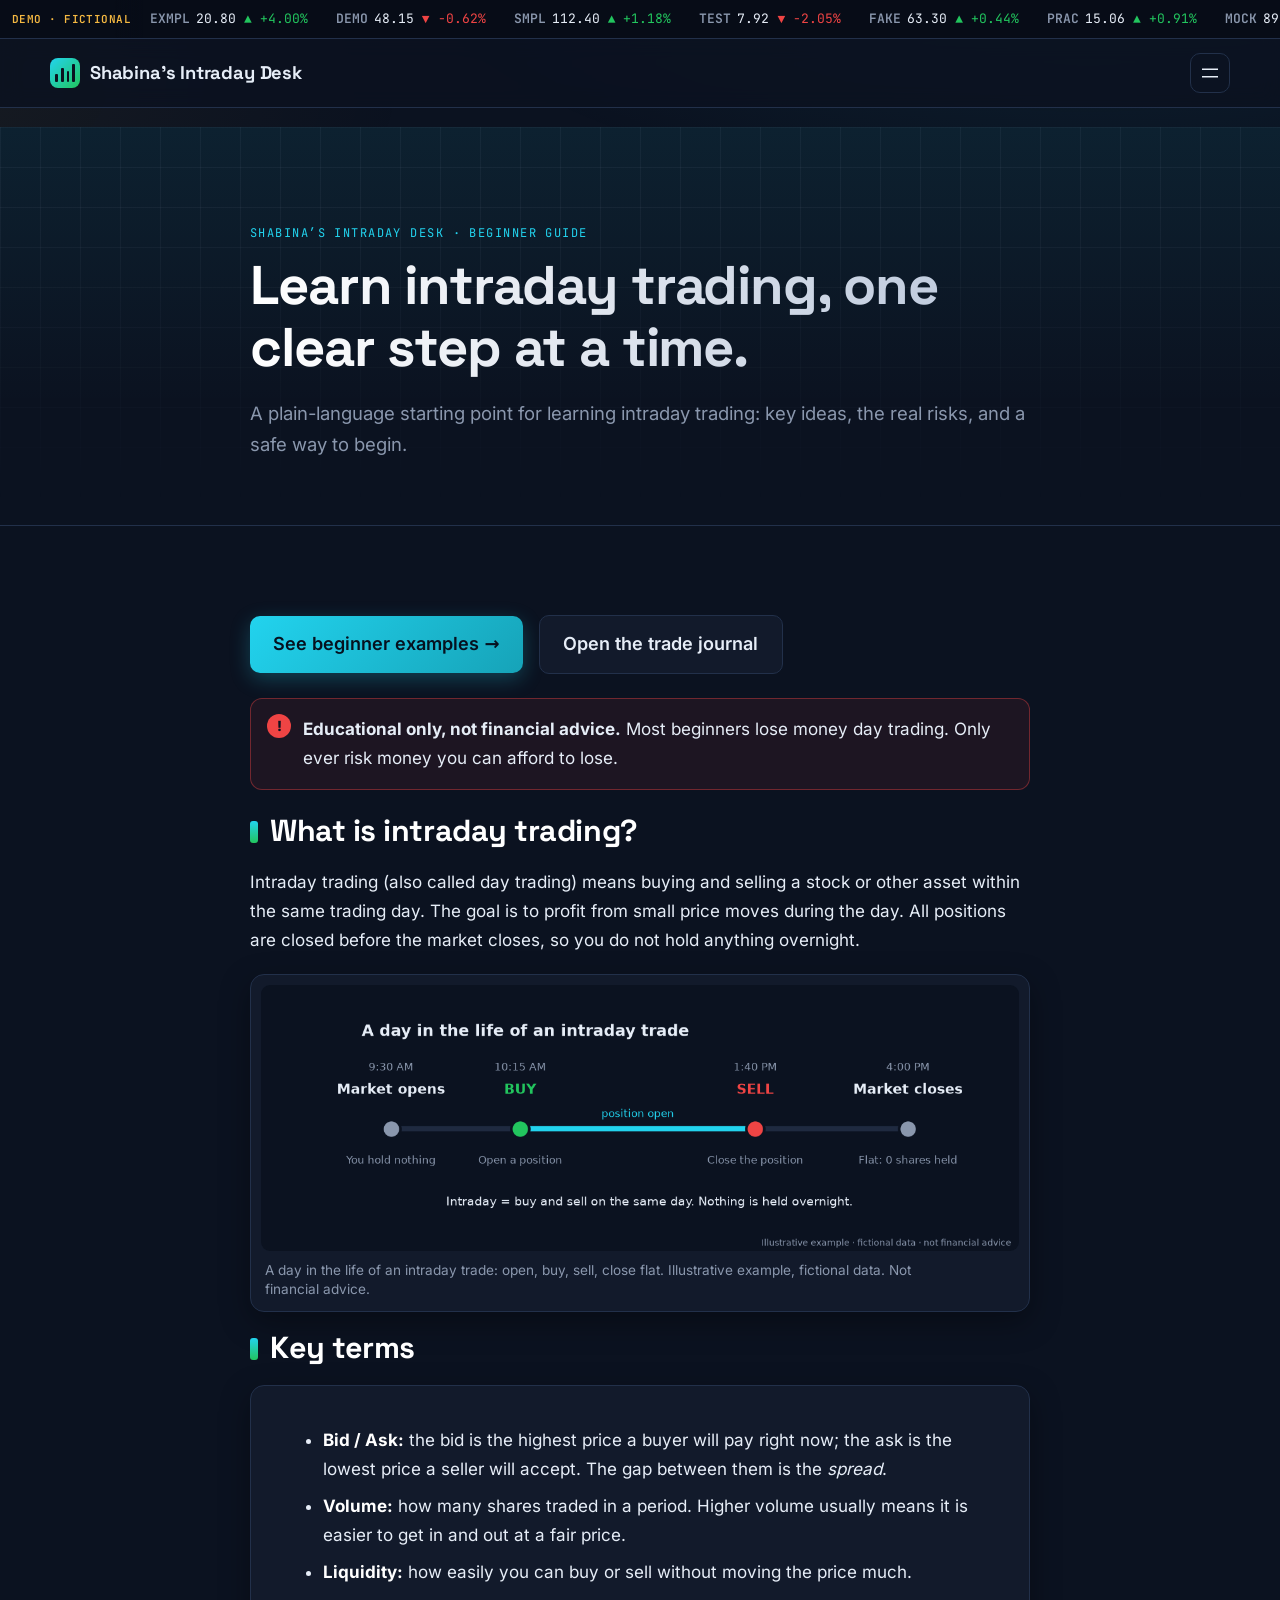
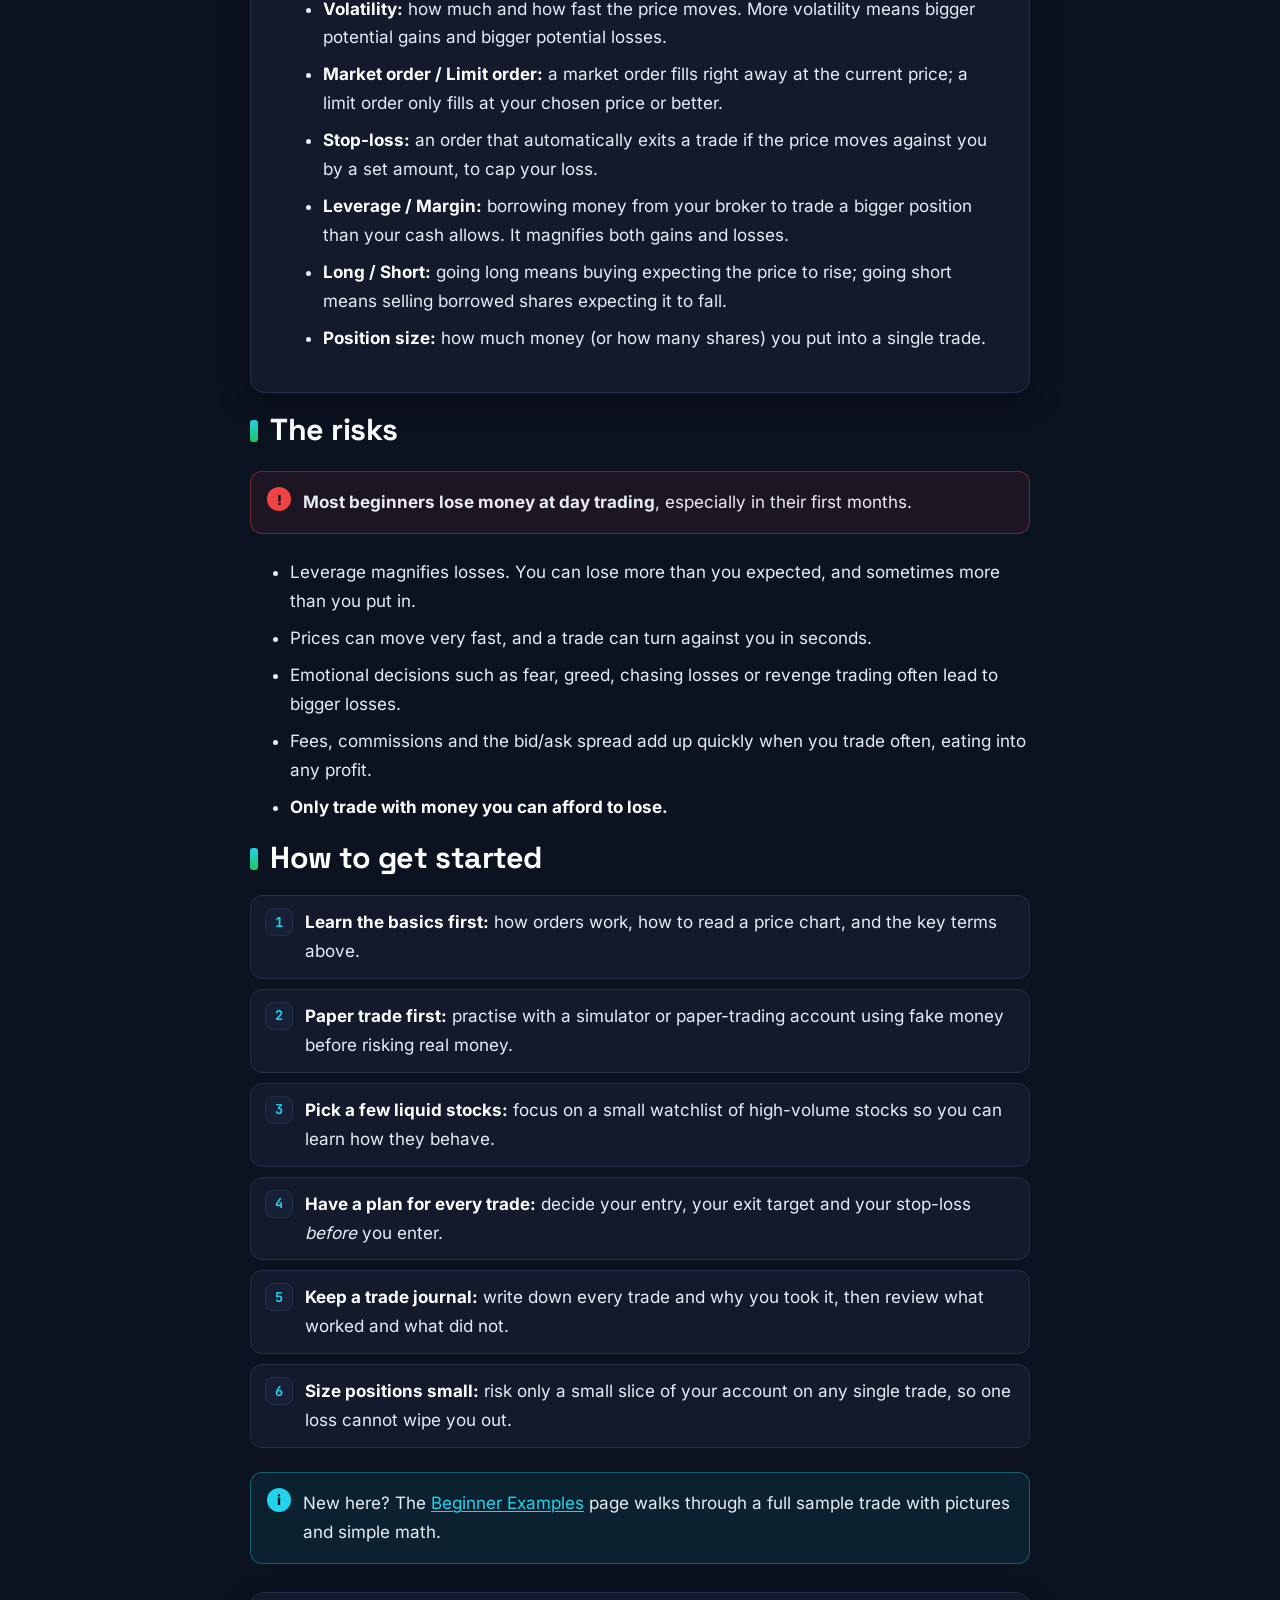
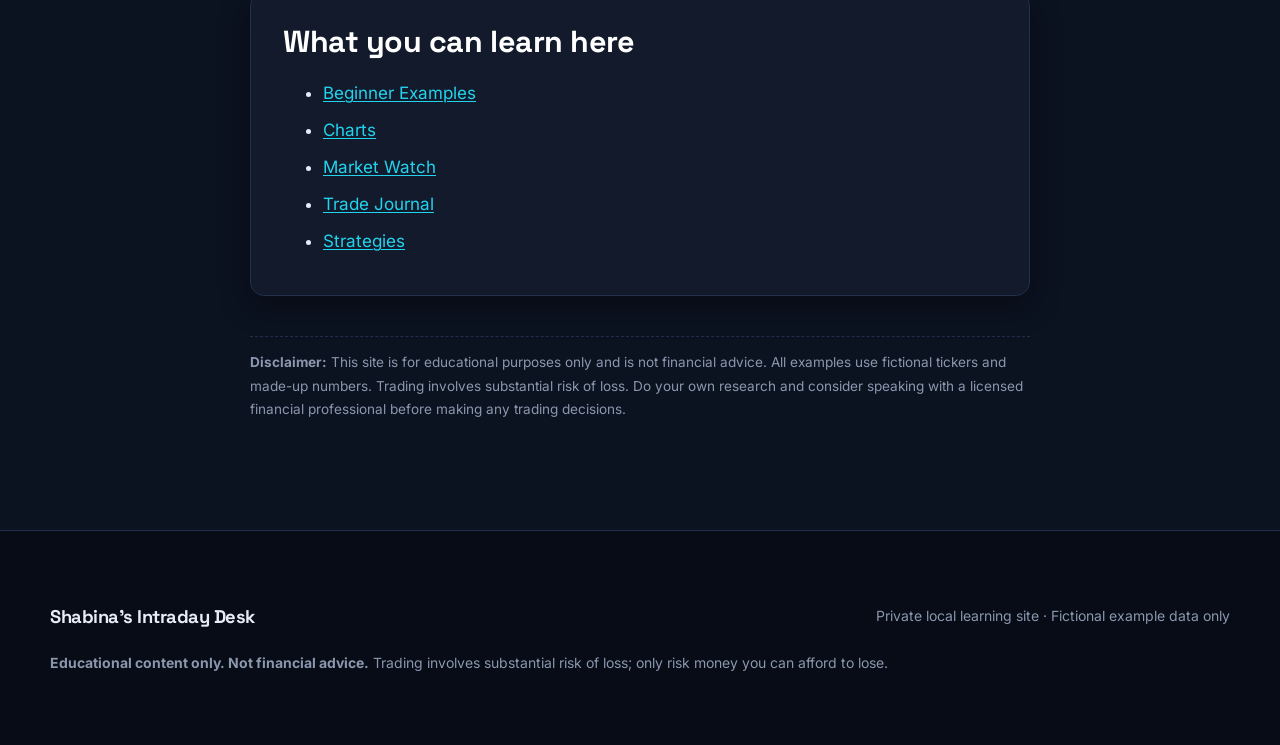
<file: index.html>
<!DOCTYPE html>
<html lang="en-US">
<head>
<meta name="robots" content="noindex, nofollow">
	<meta charset="UTF-8" />
	<meta name="viewport" content="width=device-width, initial-scale=1" />
<title>Shabina&#039;s Intraday Desk &#8211; Intraday trading charts, market watch and journal</title>
<style id="wp-img-auto-sizes-contain-inline-css">
img:is([sizes=auto i],[sizes^="auto," i]){contain-intrinsic-size:3000px 1500px}

</style>
<style id="wp-block-site-title-inline-css">
.wp-block-site-title{box-sizing:border-box}.wp-block-site-title :where(a){color:inherit;font-family:inherit;font-size:inherit;font-style:inherit;font-weight:inherit;letter-spacing:inherit;line-height:inherit;text-decoration:inherit}

</style>
<style id="wp-block-group-inline-css">
.wp-block-group{box-sizing:border-box}:where(.wp-block-group.wp-block-group-is-layout-constrained){position:relative}

</style>
<style id="wp-block-navigation-link-inline-css">
.wp-block-navigation .wp-block-navigation-item__label{overflow-wrap:break-word}.wp-block-navigation .wp-block-navigation-item__description{display:none}.link-ui-tools{outline:1px solid #f0f0f0;padding:8px}.link-ui-block-inserter{padding-top:8px}.link-ui-block-inserter__back{margin-left:8px;text-transform:uppercase}

</style>
<link rel='stylesheet' id='wp-block-navigation-css' href='wp-includes/blocks/navigation/style.min.css' media='all' />
<style id="wp-block-paragraph-inline-css">
.is-small-text{font-size:.875em}.is-regular-text{font-size:1em}.is-large-text{font-size:2.25em}.is-larger-text{font-size:3em}.has-drop-cap:not(:focus):first-letter{float:left;font-size:8.4em;font-style:normal;font-weight:100;line-height:.68;margin:.05em .1em 0 0;text-transform:uppercase}body.rtl .has-drop-cap:not(:focus):first-letter{float:none;margin-left:.1em}p.has-drop-cap.has-background{overflow:hidden}:root :where(p.has-background){padding:1.25em 2.375em}:where(p.has-text-color:not(.has-link-color)) a{color:inherit}p.has-text-align-left[style*="writing-mode:vertical-lr"],p.has-text-align-right[style*="writing-mode:vertical-rl"]{rotate:180deg}

</style>
<style id="wp-block-heading-inline-css">
h1:where(.wp-block-heading).has-background,h2:where(.wp-block-heading).has-background,h3:where(.wp-block-heading).has-background,h4:where(.wp-block-heading).has-background,h5:where(.wp-block-heading).has-background,h6:where(.wp-block-heading).has-background{padding:1.25em 2.375em}h1.has-text-align-left[style*=writing-mode]:where([style*=vertical-lr]),h1.has-text-align-right[style*=writing-mode]:where([style*=vertical-rl]),h2.has-text-align-left[style*=writing-mode]:where([style*=vertical-lr]),h2.has-text-align-right[style*=writing-mode]:where([style*=vertical-rl]),h3.has-text-align-left[style*=writing-mode]:where([style*=vertical-lr]),h3.has-text-align-right[style*=writing-mode]:where([style*=vertical-rl]),h4.has-text-align-left[style*=writing-mode]:where([style*=vertical-lr]),h4.has-text-align-right[style*=writing-mode]:where([style*=vertical-rl]),h5.has-text-align-left[style*=writing-mode]:where([style*=vertical-lr]),h5.has-text-align-right[style*=writing-mode]:where([style*=vertical-rl]),h6.has-text-align-left[style*=writing-mode]:where([style*=vertical-lr]),h6.has-text-align-right[style*=writing-mode]:where([style*=vertical-rl]){rotate:180deg}

</style>
<style id="wp-block-post-excerpt-inline-css">
:where(.wp-block-post-excerpt){box-sizing:border-box;margin-bottom:var(--wp--style--block-gap);margin-top:var(--wp--style--block-gap)}.wp-block-post-excerpt__excerpt{margin-bottom:0;margin-top:0}.wp-block-post-excerpt__more-text{margin-bottom:0;margin-top:var(--wp--style--block-gap)}.wp-block-post-excerpt__more-link{display:inline-block}

</style>
<style id="wp-block-button-inline-css">
.wp-block-button__link{align-content:center;box-sizing:border-box;cursor:pointer;display:inline-block;height:100%;text-align:center;word-break:break-word}.wp-block-button__link.aligncenter{text-align:center}.wp-block-button__link.alignright{text-align:right}:where(.wp-block-button__link){border-radius:9999px;box-shadow:none;padding:calc(.667em + 2px) calc(1.333em + 2px);text-decoration:none}.wp-block-button[style*=text-decoration] .wp-block-button__link{text-decoration:inherit}.wp-block-buttons>.wp-block-button.has-custom-width{max-width:none}.wp-block-buttons>.wp-block-button.has-custom-width .wp-block-button__link{width:100%}.wp-block-buttons>.wp-block-button.has-custom-font-size .wp-block-button__link{font-size:inherit}.wp-block-buttons>.wp-block-button[class*=wp-block-button__width]{width:calc(var(--wp--block-button--width)*1% - var(--wp--style--block-gap, .5em)*(1 - var(--wp--block-button--width)/100))}.wp-block-buttons>.wp-block-button.wp-block-button__width-25{width:calc(25% - var(--wp--style--block-gap, .5em)*.75)}.wp-block-buttons>.wp-block-button.wp-block-button__width-50{width:calc(50% - var(--wp--style--block-gap, .5em)*.5)}.wp-block-buttons>.wp-block-button.wp-block-button__width-75{width:calc(75% - var(--wp--style--block-gap, .5em)*.25)}.wp-block-buttons>.wp-block-button.wp-block-button__width-100{flex-basis:100%;width:100%}.wp-block-buttons.is-vertical>.wp-block-button[class*=wp-block-button__width]{width:calc(var(--wp--block-button--width)*1%)}.wp-block-buttons.is-vertical>.wp-block-button.wp-block-button__width-25{width:25%}.wp-block-buttons.is-vertical>.wp-block-button.wp-block-button__width-50{width:50%}.wp-block-buttons.is-vertical>.wp-block-button.wp-block-button__width-75{width:75%}.wp-block-button.is-style-squared,.wp-block-button__link.wp-block-button.is-style-squared{border-radius:0}.wp-block-button.no-border-radius,.wp-block-button__link.no-border-radius{border-radius:0!important}:root :where(.wp-block-button .wp-block-button__link.is-style-outline),:root :where(.wp-block-button.is-style-outline>.wp-block-button__link){border:2px solid;padding:.667em 1.333em}:root :where(.wp-block-button .wp-block-button__link.is-style-outline:not(.has-text-color)),:root :where(.wp-block-button.is-style-outline>.wp-block-button__link:not(.has-text-color)){color:currentColor}:root :where(.wp-block-button .wp-block-button__link.is-style-outline:not(.has-background)),:root :where(.wp-block-button.is-style-outline>.wp-block-button__link:not(.has-background)){background-color:transparent;background-image:none}

</style>
<style id="wp-block-buttons-inline-css">
.wp-block-buttons{box-sizing:border-box}.wp-block-buttons.is-vertical{flex-direction:column}.wp-block-buttons.is-vertical>.wp-block-button:last-child{margin-bottom:0}.wp-block-buttons>.wp-block-button{display:inline-block;margin:0}.wp-block-buttons.is-content-justification-left{justify-content:flex-start}.wp-block-buttons.is-content-justification-left.is-vertical{align-items:flex-start}.wp-block-buttons.is-content-justification-center{justify-content:center}.wp-block-buttons.is-content-justification-center.is-vertical{align-items:center}.wp-block-buttons.is-content-justification-right{justify-content:flex-end}.wp-block-buttons.is-content-justification-right.is-vertical{align-items:flex-end}.wp-block-buttons.is-content-justification-space-between{justify-content:space-between}.wp-block-buttons.aligncenter{text-align:center}.wp-block-buttons:not(.is-content-justification-space-between,.is-content-justification-right,.is-content-justification-left,.is-content-justification-center) .wp-block-button.aligncenter{margin-left:auto;margin-right:auto;width:100%}.wp-block-buttons[style*=text-decoration] .wp-block-button,.wp-block-buttons[style*=text-decoration] .wp-block-button__link{text-decoration:inherit}.wp-block-buttons.has-custom-font-size .wp-block-button__link{font-size:inherit}.wp-block-buttons .wp-block-button__link{width:100%}.wp-block-button.aligncenter{text-align:center}

</style>
<style id="wp-block-image-inline-css">
.wp-block-image>a,.wp-block-image>figure>a{display:inline-block}.wp-block-image img{box-sizing:border-box;height:auto;max-width:100%;vertical-align:bottom}@media not (prefers-reduced-motion){.wp-block-image img.hide{visibility:hidden}.wp-block-image img.show{animation:show-content-image .4s}}.wp-block-image[style*=border-radius] img,.wp-block-image[style*=border-radius]>a{border-radius:inherit}.wp-block-image.has-custom-border img{box-sizing:border-box}.wp-block-image.aligncenter{text-align:center}.wp-block-image.alignfull>a,.wp-block-image.alignwide>a{width:100%}.wp-block-image.alignfull img,.wp-block-image.alignwide img{height:auto;width:100%}.wp-block-image .aligncenter,.wp-block-image .alignleft,.wp-block-image .alignright,.wp-block-image.aligncenter,.wp-block-image.alignleft,.wp-block-image.alignright{display:table}.wp-block-image .aligncenter>figcaption,.wp-block-image .alignleft>figcaption,.wp-block-image .alignright>figcaption,.wp-block-image.aligncenter>figcaption,.wp-block-image.alignleft>figcaption,.wp-block-image.alignright>figcaption{caption-side:bottom;display:table-caption}.wp-block-image .alignleft{float:left;margin:.5em 1em .5em 0}.wp-block-image .alignright{float:right;margin:.5em 0 .5em 1em}.wp-block-image .aligncenter{margin-left:auto;margin-right:auto}.wp-block-image :where(figcaption){margin-bottom:1em;margin-top:.5em}.wp-block-image.is-style-circle-mask img{border-radius:9999px}@supports ((-webkit-mask-image:none) or (mask-image:none)) or (-webkit-mask-image:none){.wp-block-image.is-style-circle-mask img{border-radius:0;-webkit-mask-image:url('data:image/svg+xml;utf8,<svg viewBox="0 0 100 100" xmlns="http://www.w3.org/2000/svg"><circle cx="50" cy="50" r="50"/></svg>');mask-image:url('data:image/svg+xml;utf8,<svg viewBox="0 0 100 100" xmlns="http://www.w3.org/2000/svg"><circle cx="50" cy="50" r="50"/></svg>');mask-mode:alpha;-webkit-mask-position:center;mask-position:center;-webkit-mask-repeat:no-repeat;mask-repeat:no-repeat;-webkit-mask-size:contain;mask-size:contain}}:root :where(.wp-block-image.is-style-rounded img,.wp-block-image .is-style-rounded img){border-radius:9999px}.wp-block-image figure{margin:0}.wp-lightbox-container{display:flex;flex-direction:column;position:relative}.wp-lightbox-container img{cursor:zoom-in}.wp-lightbox-container img:hover+button{opacity:1}.wp-lightbox-container button{align-items:center;backdrop-filter:blur(16px) saturate(180%);background-color:rgba(90,90,90,.25);border:none;border-radius:4px;cursor:zoom-in;display:flex;height:20px;justify-content:center;opacity:0;padding:0;position:absolute;right:16px;text-align:center;top:16px;width:20px;z-index:100}@media not (prefers-reduced-motion){.wp-lightbox-container button{transition:opacity .2s ease}}.wp-lightbox-container button:focus-visible{outline:3px auto rgba(90,90,90,.25);outline:3px auto -webkit-focus-ring-color;outline-offset:3px}.wp-lightbox-container button:hover{cursor:pointer;opacity:1}.wp-lightbox-container button:focus{opacity:1}.wp-lightbox-container button:focus,.wp-lightbox-container button:hover,.wp-lightbox-container button:not(:hover):not(:active):not(.has-background){background-color:rgba(90,90,90,.25);border:none}.wp-lightbox-overlay{box-sizing:border-box;cursor:zoom-out;height:100vh;left:0;overflow:hidden;position:fixed;top:0;visibility:hidden;width:100%;z-index:100000}.wp-lightbox-overlay .wp-lightbox-close-button{align-items:center;cursor:pointer;display:flex;font-family:inherit;gap:8px;justify-content:center;line-height:1;min-height:40px;min-width:40px;padding:0 4px;position:absolute;right:calc(env(safe-area-inset-right) + 16px);top:calc(env(safe-area-inset-top) + 16px);z-index:5000000}.wp-lightbox-overlay .wp-lightbox-close-button:focus,.wp-lightbox-overlay .wp-lightbox-close-button:hover,.wp-lightbox-overlay .wp-lightbox-close-button:not(:hover):not(:active):not(.has-background){background:none;border:none}.wp-lightbox-overlay .wp-lightbox-close-button:has(.wp-lightbox-close-text:not([hidden])) .wp-lightbox-close-icon svg{height:1em;width:1em}.wp-lightbox-overlay .wp-lightbox-close-icon svg{display:block}.wp-lightbox-overlay .wp-lightbox-navigation-button-next,.wp-lightbox-overlay .wp-lightbox-navigation-button-prev{align-items:center;bottom:16px;cursor:pointer;display:flex;font-family:inherit;gap:4px;justify-content:center;line-height:1;min-height:40px;min-width:40px;padding:0 8px;position:absolute;z-index:2000002}.wp-lightbox-overlay .wp-lightbox-navigation-button-next[hidden],.wp-lightbox-overlay .wp-lightbox-navigation-button-prev[hidden]{display:none}@media (min-width:960px){.wp-lightbox-overlay .wp-lightbox-navigation-button-next,.wp-lightbox-overlay .wp-lightbox-navigation-button-prev{bottom:50%;transform:translateY(-50%)}}.wp-lightbox-overlay .wp-lightbox-navigation-button-next:focus,.wp-lightbox-overlay .wp-lightbox-navigation-button-next:hover,.wp-lightbox-overlay .wp-lightbox-navigation-button-next:not(:hover):not(:active):not(.has-background),.wp-lightbox-overlay .wp-lightbox-navigation-button-prev:focus,.wp-lightbox-overlay .wp-lightbox-navigation-button-prev:hover,.wp-lightbox-overlay .wp-lightbox-navigation-button-prev:not(:hover):not(:active):not(.has-background){background:none;border:none;padding:0 8px}.wp-lightbox-overlay .wp-lightbox-navigation-button-next:has(.wp-lightbox-navigation-text:not([hidden])) .wp-lightbox-navigation-icon svg,.wp-lightbox-overlay .wp-lightbox-navigation-button-prev:has(.wp-lightbox-navigation-text:not([hidden])) .wp-lightbox-navigation-icon svg{display:block;height:1.5em;width:1.5em}.wp-lightbox-overlay .wp-lightbox-navigation-button-prev{left:calc(env(safe-area-inset-left) + 16px)}.wp-lightbox-overlay .wp-lightbox-navigation-button-next{right:calc(env(safe-area-inset-right) + 16px)}.wp-lightbox-overlay .wp-lightbox-navigation-icon svg{vertical-align:middle}.wp-lightbox-overlay .lightbox-image-container{height:var(--wp--lightbox-container-height);left:50%;overflow:hidden;position:absolute;top:50%;transform:translate(-50%,-50%);transform-origin:top left;width:var(--wp--lightbox-container-width);z-index:2000001}.wp-lightbox-overlay .wp-block-image{align-items:center;box-sizing:border-box;display:flex;height:100%;justify-content:center;margin:0;position:relative;transform-origin:0 0;width:100%;z-index:3000000}.wp-lightbox-overlay .wp-block-image img{height:var(--wp--lightbox-image-height);min-height:var(--wp--lightbox-image-height);min-width:var(--wp--lightbox-image-width);width:var(--wp--lightbox-image-width)}.wp-lightbox-overlay .wp-block-image figcaption{display:none}.wp-lightbox-overlay button{background:none;border:none}.wp-lightbox-overlay .scrim{background-color:#fff;height:100%;opacity:.9;position:absolute;width:100%;z-index:2000000}.wp-lightbox-overlay.active{visibility:visible}@media not (prefers-reduced-motion){.wp-lightbox-overlay.active{animation:turn-on-visibility .25s both}.wp-lightbox-overlay.active img{animation:turn-on-visibility .35s both}.wp-lightbox-overlay.show-closing-animation:not(.active){animation:turn-off-visibility .35s both}.wp-lightbox-overlay.show-closing-animation:not(.active) img{animation:turn-off-visibility .25s both}.wp-lightbox-overlay.zoom.active{animation:none;opacity:1;visibility:visible}.wp-lightbox-overlay.zoom.active .lightbox-image-container{animation:lightbox-zoom-in .4s}.wp-lightbox-overlay.zoom.active .lightbox-image-container img{animation:none}.wp-lightbox-overlay.zoom.active .scrim{animation:turn-on-visibility .4s forwards}.wp-lightbox-overlay.zoom.show-closing-animation:not(.active){animation:none}.wp-lightbox-overlay.zoom.show-closing-animation:not(.active) .lightbox-image-container{animation:lightbox-zoom-out .4s}.wp-lightbox-overlay.zoom.show-closing-animation:not(.active) .lightbox-image-container img{animation:none}.wp-lightbox-overlay.zoom.show-closing-animation:not(.active) .scrim{animation:turn-off-visibility .4s forwards}}@keyframes show-content-image{0%{visibility:hidden}99%{visibility:hidden}to{visibility:visible}}@keyframes turn-on-visibility{0%{opacity:0}to{opacity:1}}@keyframes turn-off-visibility{0%{opacity:1;visibility:visible}99%{opacity:0;visibility:visible}to{opacity:0;visibility:hidden}}@keyframes lightbox-zoom-in{0%{transform:translate(calc((-100vw + var(--wp--lightbox-scrollbar-width))/2 + var(--wp--lightbox-initial-left-position)),calc(-50vh + var(--wp--lightbox-initial-top-position))) scale(var(--wp--lightbox-scale))}to{transform:translate(-50%,-50%) scale(1)}}@keyframes lightbox-zoom-out{0%{transform:translate(-50%,-50%) scale(1);visibility:visible}99%{visibility:visible}to{transform:translate(calc((-100vw + var(--wp--lightbox-scrollbar-width))/2 + var(--wp--lightbox-initial-left-position)),calc(-50vh + var(--wp--lightbox-initial-top-position))) scale(var(--wp--lightbox-scale));visibility:hidden}}

</style>
<style id="wp-block-list-inline-css">
ol,ul{box-sizing:border-box}:root :where(.wp-block-list.has-background){padding:1.25em 2.375em}

				ul.is-style-checkmark-list {
					list-style-type: "\2713";
				}

				ul.is-style-checkmark-list li {
					padding-inline-start: 1ch;
				}

</style>
<style id="wp-block-post-content-inline-css">
.wp-block-post-content{display:flow-root}

</style>
<style id="wp-block-library-inline-css">
:root{--wp-block-synced-color:#7a00df;--wp-block-synced-color--rgb:122,0,223;--wp-bound-block-color:var(--wp-block-synced-color);--wp-editor-canvas-background:#ddd;--wp-admin-theme-color:#007cba;--wp-admin-theme-color--rgb:0,124,186;--wp-admin-theme-color-darker-10:#006ba1;--wp-admin-theme-color-darker-10--rgb:0,107,160.5;--wp-admin-theme-color-darker-20:#005a87;--wp-admin-theme-color-darker-20--rgb:0,90,135;--wp-admin-border-width-focus:2px}@media (min-resolution:192dpi){:root{--wp-admin-border-width-focus:1.5px}}.wp-element-button{cursor:pointer}:root .has-very-light-gray-background-color{background-color:#eee}:root .has-very-dark-gray-background-color{background-color:#313131}:root .has-very-light-gray-color{color:#eee}:root .has-very-dark-gray-color{color:#313131}:root .has-vivid-green-cyan-to-vivid-cyan-blue-gradient-background{background:linear-gradient(135deg,#00d084,#0693e3)}:root .has-purple-crush-gradient-background{background:linear-gradient(135deg,#34e2e4,#4721fb 50%,#ab1dfe)}:root .has-hazy-dawn-gradient-background{background:linear-gradient(135deg,#faaca8,#dad0ec)}:root .has-subdued-olive-gradient-background{background:linear-gradient(135deg,#fafae1,#67a671)}:root .has-atomic-cream-gradient-background{background:linear-gradient(135deg,#fdd79a,#004a59)}:root .has-nightshade-gradient-background{background:linear-gradient(135deg,#330968,#31cdcf)}:root .has-midnight-gradient-background{background:linear-gradient(135deg,#020381,#2874fc)}:root{--wp--preset--font-size--normal:16px;--wp--preset--font-size--huge:42px}.has-regular-font-size{font-size:1em}.has-larger-font-size{font-size:2.625em}.has-normal-font-size{font-size:var(--wp--preset--font-size--normal)}.has-huge-font-size{font-size:var(--wp--preset--font-size--huge)}:root .has-text-align-center{text-align:center}:root .has-text-align-left{text-align:left}:root .has-text-align-right{text-align:right}.has-fit-text{white-space:nowrap!important}#end-resizable-editor-section{display:none}.aligncenter{clear:both}.items-justified-left{justify-content:flex-start}.items-justified-center{justify-content:center}.items-justified-right{justify-content:flex-end}.items-justified-space-between{justify-content:space-between}.screen-reader-text{word-wrap:normal!important;border:0;clip-path:inset(50%);height:1px;margin:-1px;overflow:hidden;padding:0;position:absolute;width:1px;word-break:normal!important}.screen-reader-text:focus{background-color:#ddd;clip-path:none;color:#444;display:block;font-size:1em;height:auto;left:5px;line-height:normal;padding:15px 23px 14px;text-decoration:none;top:5px;width:auto;z-index:100000}html :where(.has-border-color){border-style:solid}html :where([style^=border-color],[style*=";border-color"],[style*="; border-color"]){border-style:solid}html :where([style^=border-top-color],[style*=";border-top-color"],[style*="; border-top-color"]){border-top-style:solid}html :where([style^=border-right-color],[style*=";border-right-color"],[style*="; border-right-color"]){border-right-style:solid}html :where([style^=border-bottom-color],[style*=";border-bottom-color"],[style*="; border-bottom-color"]){border-bottom-style:solid}html :where([style^=border-left-color],[style*=";border-left-color"],[style*="; border-left-color"]){border-left-style:solid}html :where([style^=border-width],[style*=";border-width"],[style*="; border-width"]){border-style:solid}html :where([style^=border-top-width],[style*=";border-top-width"],[style*="; border-top-width"]){border-top-style:solid}html :where([style^=border-right-width],[style*=";border-right-width"],[style*="; border-right-width"]){border-right-style:solid}html :where([style^=border-bottom-width],[style*=";border-bottom-width"],[style*="; border-bottom-width"]){border-bottom-style:solid}html :where([style^=border-left-width],[style*=";border-left-width"],[style*="; border-left-width"]){border-left-style:solid}html :where(img[class*=wp-image-]){height:auto;max-width:100%}:where(figure){margin:0 0 1em}html :where(.is-position-sticky){--wp-admin--admin-bar--position-offset:var(--wp-admin--admin-bar--height,0px)}@media screen and (max-width:600px){html :where(.is-position-sticky){--wp-admin--admin-bar--position-offset:0px}}

</style>
<style id="global-styles-inline-css">
:root{--wp--preset--aspect-ratio--square: 1;--wp--preset--aspect-ratio--4-3: 4/3;--wp--preset--aspect-ratio--3-4: 3/4;--wp--preset--aspect-ratio--3-2: 3/2;--wp--preset--aspect-ratio--2-3: 2/3;--wp--preset--aspect-ratio--16-9: 16/9;--wp--preset--aspect-ratio--9-16: 9/16;--wp--preset--color--black: #000000;--wp--preset--color--cyan-bluish-gray: #abb8c3;--wp--preset--color--white: #ffffff;--wp--preset--color--pale-pink: #f78da7;--wp--preset--color--vivid-red: #cf2e2e;--wp--preset--color--luminous-vivid-orange: #ff6900;--wp--preset--color--luminous-vivid-amber: #fcb900;--wp--preset--color--light-green-cyan: #7bdcb5;--wp--preset--color--vivid-green-cyan: #00d084;--wp--preset--color--pale-cyan-blue: #8ed1fc;--wp--preset--color--vivid-cyan-blue: #0693e3;--wp--preset--color--vivid-purple: #9b51e0;--wp--preset--color--base: #0B1220;--wp--preset--color--contrast: #E6EDF7;--wp--preset--color--accent-1: #22D3EE;--wp--preset--color--accent-2: #F5B942;--wp--preset--color--accent-3: #121A2B;--wp--preset--color--accent-4: #8A97AD;--wp--preset--color--accent-5: #22304A;--wp--preset--color--accent-6: #172036;--wp--preset--color--gain: #22C55E;--wp--preset--color--loss: #EF4444;--wp--preset--gradient--vivid-cyan-blue-to-vivid-purple: linear-gradient(135deg,rgb(6,147,227) 0%,rgb(155,81,224) 100%);--wp--preset--gradient--light-green-cyan-to-vivid-green-cyan: linear-gradient(135deg,rgb(122,220,180) 0%,rgb(0,208,130) 100%);--wp--preset--gradient--luminous-vivid-amber-to-luminous-vivid-orange: linear-gradient(135deg,rgb(252,185,0) 0%,rgb(255,105,0) 100%);--wp--preset--gradient--luminous-vivid-orange-to-vivid-red: linear-gradient(135deg,rgb(255,105,0) 0%,rgb(207,46,46) 100%);--wp--preset--gradient--very-light-gray-to-cyan-bluish-gray: linear-gradient(135deg,rgb(238,238,238) 0%,rgb(169,184,195) 100%);--wp--preset--gradient--cool-to-warm-spectrum: linear-gradient(135deg,rgb(74,234,220) 0%,rgb(151,120,209) 20%,rgb(207,42,186) 40%,rgb(238,44,130) 60%,rgb(251,105,98) 80%,rgb(254,248,76) 100%);--wp--preset--gradient--blush-light-purple: linear-gradient(135deg,rgb(255,206,236) 0%,rgb(152,150,240) 100%);--wp--preset--gradient--blush-bordeaux: linear-gradient(135deg,rgb(254,205,165) 0%,rgb(254,45,45) 50%,rgb(107,0,62) 100%);--wp--preset--gradient--luminous-dusk: linear-gradient(135deg,rgb(255,203,112) 0%,rgb(199,81,192) 50%,rgb(65,88,208) 100%);--wp--preset--gradient--pale-ocean: linear-gradient(135deg,rgb(255,245,203) 0%,rgb(182,227,212) 50%,rgb(51,167,181) 100%);--wp--preset--gradient--electric-grass: linear-gradient(135deg,rgb(202,248,128) 0%,rgb(113,206,126) 100%);--wp--preset--gradient--midnight: linear-gradient(135deg,rgb(2,3,129) 0%,rgb(40,116,252) 100%);--wp--preset--font-size--small: 0.875rem;--wp--preset--font-size--medium: clamp(1rem, 1rem + ((1vw - 0.2rem) * 0.233), 1.125rem);--wp--preset--font-size--large: clamp(1.125rem, 1.125rem + ((1vw - 0.2rem) * 0.465), 1.375rem);--wp--preset--font-size--x-large: clamp(1.75rem, 1.75rem + ((1vw - 0.2rem) * 0.465), 2rem);--wp--preset--font-size--xx-large: clamp(2.15rem, 2.15rem + ((1vw - 0.2rem) * 1.581), 3rem);--wp--preset--font-family--body: Inter, system-ui, sans-serif;--wp--preset--font-family--display: "Space Grotesk", Inter, sans-serif;--wp--preset--font-family--mono: "JetBrains Mono", ui-monospace, monospace;--wp--preset--spacing--20: 10px;--wp--preset--spacing--30: 20px;--wp--preset--spacing--40: 30px;--wp--preset--spacing--50: clamp(30px, 5vw, 50px);--wp--preset--spacing--60: clamp(30px, 7vw, 70px);--wp--preset--spacing--70: clamp(50px, 7vw, 90px);--wp--preset--spacing--80: clamp(70px, 10vw, 140px);--wp--preset--shadow--natural: 6px 6px 9px rgba(0, 0, 0, 0.2);--wp--preset--shadow--deep: 12px 12px 50px rgba(0, 0, 0, 0.4);--wp--preset--shadow--sharp: 6px 6px 0px rgba(0, 0, 0, 0.2);--wp--preset--shadow--outlined: 6px 6px 0px -3px rgb(255, 255, 255), 6px 6px rgb(0, 0, 0);--wp--preset--shadow--crisp: 6px 6px 0px rgb(0, 0, 0);}.wp-block-button{--wp--preset--dimension--25: 25%;--wp--preset--dimension--50: 50%;--wp--preset--dimension--75: 75%;--wp--preset--dimension--100: 100%;}:root { --wp--style--global--content-size: 780px;--wp--style--global--wide-size: 1180px; }:where(body) { margin: 0; }.wp-site-blocks { padding-top: var(--wp--style--root--padding-top); padding-bottom: var(--wp--style--root--padding-bottom); }.has-global-padding { padding-right: var(--wp--style--root--padding-right); padding-left: var(--wp--style--root--padding-left); }.has-global-padding > .alignfull { margin-right: calc(var(--wp--style--root--padding-right) * -1); margin-left: calc(var(--wp--style--root--padding-left) * -1); }.has-global-padding :where(:not(.alignfull.is-layout-flow) > .has-global-padding:not(.wp-block-block, .alignfull)) { padding-right: 0; padding-left: 0; }.has-global-padding :where(:not(.alignfull.is-layout-flow) > .has-global-padding:not(.wp-block-block, .alignfull)) > .alignfull { margin-left: 0; margin-right: 0; }.wp-site-blocks > .alignleft { float: left; margin-right: 2em; }.wp-site-blocks > .alignright { float: right; margin-left: 2em; }.wp-site-blocks > .aligncenter { justify-content: center; margin-left: auto; margin-right: auto; }:where(.wp-site-blocks) > * { margin-block-start: 1.2rem; margin-block-end: 0; }:where(.wp-site-blocks) > :first-child { margin-block-start: 0; }:where(.wp-site-blocks) > :last-child { margin-block-end: 0; }:root { --wp--style--block-gap: 1.2rem; }:root :where(.is-layout-flow) > :first-child{margin-block-start: 0;}:root :where(.is-layout-flow) > :last-child{margin-block-end: 0;}:root :where(.is-layout-flow) > *{margin-block-start: 1.2rem;margin-block-end: 0;}:root :where(.is-layout-constrained) > :first-child{margin-block-start: 0;}:root :where(.is-layout-constrained) > :last-child{margin-block-end: 0;}:root :where(.is-layout-constrained) > *{margin-block-start: 1.2rem;margin-block-end: 0;}:root :where(.is-layout-flex){gap: 1.2rem;}:root :where(.is-layout-grid){gap: 1.2rem;}.is-layout-flow > .alignleft{float: left;margin-inline-start: 0;margin-inline-end: 2em;}.is-layout-flow > .alignright{float: right;margin-inline-start: 2em;margin-inline-end: 0;}.is-layout-flow > .aligncenter{margin-left: auto !important;margin-right: auto !important;}.is-layout-constrained > .alignleft{float: left;margin-inline-start: 0;margin-inline-end: 2em;}.is-layout-constrained > .alignright{float: right;margin-inline-start: 2em;margin-inline-end: 0;}.is-layout-constrained > .aligncenter{margin-left: auto !important;margin-right: auto !important;}.is-layout-constrained > :where(:not(.alignleft):not(.alignright):not(.alignfull)){max-width: var(--wp--style--global--content-size);margin-left: auto !important;margin-right: auto !important;}.is-layout-constrained > .alignwide{max-width: var(--wp--style--global--wide-size);}body .is-layout-flex{display: flex;}.is-layout-flex{flex-wrap: wrap;align-items: center;}.is-layout-flex > :is(*, div){margin: 0;}body .is-layout-grid{display: grid;}.is-layout-grid > :is(*, div){margin: 0;}body{background-color: var(--wp--preset--color--base);color: var(--wp--preset--color--contrast);font-family: var(--wp--preset--font-family--body);font-size: clamp(0.875rem, 0.875rem + ((1vw - 0.2rem) * 0.35), 1.063rem);font-weight: 400;letter-spacing: 0;line-height: 1.7;--wp--style--root--padding-top: 0px;--wp--style--root--padding-right: var(--wp--preset--spacing--50);--wp--style--root--padding-bottom: 0px;--wp--style--root--padding-left: var(--wp--preset--spacing--50);}a:where(:not(.wp-element-button)){color: var(--wp--preset--color--accent-1);}:root :where(a:where(:not(.wp-element-button)):hover){color: #67E8F9;text-decoration: none;}h1, h2, h3, h4, h5, h6{color: #FFFFFF;font-family: var(--wp--preset--font-family--display);font-weight: 700;letter-spacing: -0.02em;line-height: 1.15;}h1{font-size: clamp(2.2rem,5vw,3.4rem);}h2{font-size: clamp(1.45rem,3vw,1.9rem);margin-top: 2.6rem;}h3{font-size: clamp(0.875rem, 0.875rem + ((1vw - 0.2rem) * 0.605), 1.2rem);}h4{font-size: var(--wp--preset--font-size--medium);}h5{font-size: var(--wp--preset--font-size--small);letter-spacing: 0.5px;}h6{font-size: var(--wp--preset--font-size--small);font-weight: 700;letter-spacing: 1.4px;text-transform: uppercase;}:root :where(.wp-element-button, .wp-block-button__link){background-color: var(--wp--preset--color--accent-1);border-width: 0;color: #06111F;font-family: inherit;font-size: var(--wp--preset--font-size--medium);font-style: inherit;font-weight: inherit;letter-spacing: inherit;line-height: inherit;padding-top: 1rem;padding-right: 2.25rem;padding-bottom: 1rem;padding-left: 2.25rem;text-decoration: none;text-transform: inherit;}:root :where(.wp-element-button:hover, .wp-block-button__link:hover){background-color: color-mix(in srgb, var(--wp--preset--color--contrast) 85%, transparent);border-color: transparent;color: var(--wp--preset--color--base);}:root :where(.wp-element-button:focus, .wp-block-button__link:focus){outline-color: var(--wp--preset--color--accent-4);outline-offset: 2px;}:root :where(.wp-element-caption, .wp-block-audio figcaption, .wp-block-embed figcaption, .wp-block-gallery figcaption, .wp-block-image figcaption, .wp-block-table figcaption, .wp-block-video figcaption){color: var(--wp--preset--color--accent-4);font-size: var(--wp--preset--font-size--small);line-height: 1.4;}.has-black-color{color: var(--wp--preset--color--black) !important;}.has-cyan-bluish-gray-color{color: var(--wp--preset--color--cyan-bluish-gray) !important;}.has-white-color{color: var(--wp--preset--color--white) !important;}.has-pale-pink-color{color: var(--wp--preset--color--pale-pink) !important;}.has-vivid-red-color{color: var(--wp--preset--color--vivid-red) !important;}.has-luminous-vivid-orange-color{color: var(--wp--preset--color--luminous-vivid-orange) !important;}.has-luminous-vivid-amber-color{color: var(--wp--preset--color--luminous-vivid-amber) !important;}.has-light-green-cyan-color{color: var(--wp--preset--color--light-green-cyan) !important;}.has-vivid-green-cyan-color{color: var(--wp--preset--color--vivid-green-cyan) !important;}.has-pale-cyan-blue-color{color: var(--wp--preset--color--pale-cyan-blue) !important;}.has-vivid-cyan-blue-color{color: var(--wp--preset--color--vivid-cyan-blue) !important;}.has-vivid-purple-color{color: var(--wp--preset--color--vivid-purple) !important;}.has-base-color{color: var(--wp--preset--color--base) !important;}.has-contrast-color{color: var(--wp--preset--color--contrast) !important;}.has-accent-1-color{color: var(--wp--preset--color--accent-1) !important;}.has-accent-2-color{color: var(--wp--preset--color--accent-2) !important;}.has-accent-3-color{color: var(--wp--preset--color--accent-3) !important;}.has-accent-4-color{color: var(--wp--preset--color--accent-4) !important;}.has-accent-5-color{color: var(--wp--preset--color--accent-5) !important;}.has-accent-6-color{color: var(--wp--preset--color--accent-6) !important;}.has-gain-color{color: var(--wp--preset--color--gain) !important;}.has-loss-color{color: var(--wp--preset--color--loss) !important;}.has-black-background-color{background-color: var(--wp--preset--color--black) !important;}.has-cyan-bluish-gray-background-color{background-color: var(--wp--preset--color--cyan-bluish-gray) !important;}.has-white-background-color{background-color: var(--wp--preset--color--white) !important;}.has-pale-pink-background-color{background-color: var(--wp--preset--color--pale-pink) !important;}.has-vivid-red-background-color{background-color: var(--wp--preset--color--vivid-red) !important;}.has-luminous-vivid-orange-background-color{background-color: var(--wp--preset--color--luminous-vivid-orange) !important;}.has-luminous-vivid-amber-background-color{background-color: var(--wp--preset--color--luminous-vivid-amber) !important;}.has-light-green-cyan-background-color{background-color: var(--wp--preset--color--light-green-cyan) !important;}.has-vivid-green-cyan-background-color{background-color: var(--wp--preset--color--vivid-green-cyan) !important;}.has-pale-cyan-blue-background-color{background-color: var(--wp--preset--color--pale-cyan-blue) !important;}.has-vivid-cyan-blue-background-color{background-color: var(--wp--preset--color--vivid-cyan-blue) !important;}.has-vivid-purple-background-color{background-color: var(--wp--preset--color--vivid-purple) !important;}.has-base-background-color{background-color: var(--wp--preset--color--base) !important;}.has-contrast-background-color{background-color: var(--wp--preset--color--contrast) !important;}.has-accent-1-background-color{background-color: var(--wp--preset--color--accent-1) !important;}.has-accent-2-background-color{background-color: var(--wp--preset--color--accent-2) !important;}.has-accent-3-background-color{background-color: var(--wp--preset--color--accent-3) !important;}.has-accent-4-background-color{background-color: var(--wp--preset--color--accent-4) !important;}.has-accent-5-background-color{background-color: var(--wp--preset--color--accent-5) !important;}.has-accent-6-background-color{background-color: var(--wp--preset--color--accent-6) !important;}.has-gain-background-color{background-color: var(--wp--preset--color--gain) !important;}.has-loss-background-color{background-color: var(--wp--preset--color--loss) !important;}.has-black-border-color{border-color: var(--wp--preset--color--black) !important;}.has-cyan-bluish-gray-border-color{border-color: var(--wp--preset--color--cyan-bluish-gray) !important;}.has-white-border-color{border-color: var(--wp--preset--color--white) !important;}.has-pale-pink-border-color{border-color: var(--wp--preset--color--pale-pink) !important;}.has-vivid-red-border-color{border-color: var(--wp--preset--color--vivid-red) !important;}.has-luminous-vivid-orange-border-color{border-color: var(--wp--preset--color--luminous-vivid-orange) !important;}.has-luminous-vivid-amber-border-color{border-color: var(--wp--preset--color--luminous-vivid-amber) !important;}.has-light-green-cyan-border-color{border-color: var(--wp--preset--color--light-green-cyan) !important;}.has-vivid-green-cyan-border-color{border-color: var(--wp--preset--color--vivid-green-cyan) !important;}.has-pale-cyan-blue-border-color{border-color: var(--wp--preset--color--pale-cyan-blue) !important;}.has-vivid-cyan-blue-border-color{border-color: var(--wp--preset--color--vivid-cyan-blue) !important;}.has-vivid-purple-border-color{border-color: var(--wp--preset--color--vivid-purple) !important;}.has-base-border-color{border-color: var(--wp--preset--color--base) !important;}.has-contrast-border-color{border-color: var(--wp--preset--color--contrast) !important;}.has-accent-1-border-color{border-color: var(--wp--preset--color--accent-1) !important;}.has-accent-2-border-color{border-color: var(--wp--preset--color--accent-2) !important;}.has-accent-3-border-color{border-color: var(--wp--preset--color--accent-3) !important;}.has-accent-4-border-color{border-color: var(--wp--preset--color--accent-4) !important;}.has-accent-5-border-color{border-color: var(--wp--preset--color--accent-5) !important;}.has-accent-6-border-color{border-color: var(--wp--preset--color--accent-6) !important;}.has-gain-border-color{border-color: var(--wp--preset--color--gain) !important;}.has-loss-border-color{border-color: var(--wp--preset--color--loss) !important;}.has-vivid-cyan-blue-to-vivid-purple-gradient-background{background: var(--wp--preset--gradient--vivid-cyan-blue-to-vivid-purple) !important;}.has-light-green-cyan-to-vivid-green-cyan-gradient-background{background: var(--wp--preset--gradient--light-green-cyan-to-vivid-green-cyan) !important;}.has-luminous-vivid-amber-to-luminous-vivid-orange-gradient-background{background: var(--wp--preset--gradient--luminous-vivid-amber-to-luminous-vivid-orange) !important;}.has-luminous-vivid-orange-to-vivid-red-gradient-background{background: var(--wp--preset--gradient--luminous-vivid-orange-to-vivid-red) !important;}.has-very-light-gray-to-cyan-bluish-gray-gradient-background{background: var(--wp--preset--gradient--very-light-gray-to-cyan-bluish-gray) !important;}.has-cool-to-warm-spectrum-gradient-background{background: var(--wp--preset--gradient--cool-to-warm-spectrum) !important;}.has-blush-light-purple-gradient-background{background: var(--wp--preset--gradient--blush-light-purple) !important;}.has-blush-bordeaux-gradient-background{background: var(--wp--preset--gradient--blush-bordeaux) !important;}.has-luminous-dusk-gradient-background{background: var(--wp--preset--gradient--luminous-dusk) !important;}.has-pale-ocean-gradient-background{background: var(--wp--preset--gradient--pale-ocean) !important;}.has-electric-grass-gradient-background{background: var(--wp--preset--gradient--electric-grass) !important;}.has-midnight-gradient-background{background: var(--wp--preset--gradient--midnight) !important;}.has-small-font-size{font-size: var(--wp--preset--font-size--small) !important;}.has-medium-font-size{font-size: var(--wp--preset--font-size--medium) !important;}.has-large-font-size{font-size: var(--wp--preset--font-size--large) !important;}.has-x-large-font-size{font-size: var(--wp--preset--font-size--x-large) !important;}.has-xx-large-font-size{font-size: var(--wp--preset--font-size--xx-large) !important;}.has-body-font-family{font-family: var(--wp--preset--font-family--body) !important;}.has-display-font-family{font-family: var(--wp--preset--font-family--display) !important;}.has-mono-font-family{font-family: var(--wp--preset--font-family--mono) !important;}
:root :where(.wp-block-buttons-is-layout-flow) > :first-child{margin-block-start: 0;}:root :where(.wp-block-buttons-is-layout-flow) > :last-child{margin-block-end: 0;}:root :where(.wp-block-buttons-is-layout-flow) > *{margin-block-start: 16px;margin-block-end: 0;}:root :where(.wp-block-buttons-is-layout-constrained) > :first-child{margin-block-start: 0;}:root :where(.wp-block-buttons-is-layout-constrained) > :last-child{margin-block-end: 0;}:root :where(.wp-block-buttons-is-layout-constrained) > *{margin-block-start: 16px;margin-block-end: 0;}:root :where(.wp-block-buttons-is-layout-flex){gap: 16px;}:root :where(.wp-block-buttons-is-layout-grid){gap: 16px;}
:root :where(.wp-block-site-title){font-family: var(--wp--preset--font-family--display);font-size: clamp(0.875rem, 0.875rem + ((1vw - 0.2rem) * 0.512), 1.15rem);font-weight: 700;letter-spacing: -.5px;}
:root :where(.wp-block-site-title a:where(:not(.wp-element-button))){text-decoration: none;}
:root :where(.wp-block-site-title a:where(:not(.wp-element-button)):hover){text-decoration: underline;}
:root :where(.wp-block-navigation){font-size: clamp(0.875rem, 0.875rem + ((1vw - 0.2rem) * 0.14), 0.95rem);font-weight: 500;}
:root :where(.wp-block-navigation a:where(:not(.wp-element-button))){text-decoration: none;}
:root :where(.wp-block-navigation a:where(:not(.wp-element-button)):hover){text-decoration: underline;}
:root :where(.wp-block-list li){margin-top: 0.5rem;}

</style>
<style id="block-style-variation-styles-inline-css">
:root :where(.wp-block-button.is-style-outline--2 .wp-block-button__link){background: transparent none;border-color: currentColor;border-width: 1px;border-style: solid;color: currentColor;padding-top: calc(1rem - 1px);padding-right: calc(2.25rem - 1px);padding-bottom: calc(1rem - 1px);padding-left: calc(2.25rem - 1px);}:root :where(.wp-block-button.is-style-outline--2 .wp-block-button__link.wp-block-button__link:not(.has-background):hover ){background-color:color-mix(in srgb, var(--wp--preset--color--contrast) 5%, transparent);}

</style>
<style id="wp-emoji-styles-inline-css">

	img.wp-smiley, img.emoji {
		display: inline !important;
		border: none !important;
		box-shadow: none !important;
		height: 1em !important;
		width: 1em !important;
		margin: 0 0.07em !important;
		vertical-align: -0.1em !important;
		background: none !important;
		padding: 0 !important;
	}

</style>
<style id="core-block-supports-inline-css">
.wp-container-core-group-is-layout-3a88641f{flex-wrap:nowrap;}.wp-container-core-navigation-is-layout-03cbc9f5{gap:4px;justify-content:flex-end;}.wp-container-core-group-is-layout-09bbf82f{flex-wrap:nowrap;justify-content:space-between;}.wp-container-core-group-is-layout-655f5829 > :where(:not(.alignleft):not(.alignright):not(.alignfull)){max-width:1180px;margin-left:auto !important;margin-right:auto !important;}.wp-container-core-group-is-layout-655f5829 > .alignwide{max-width:1180px;}.wp-container-core-group-is-layout-655f5829 .alignfull{max-width:none;}.wp-container-core-group-is-layout-655f5829 > .alignfull{margin-right:calc(var(--wp--preset--spacing--50) * -1);margin-left:calc(var(--wp--preset--spacing--50) * -1);}.wp-container-core-group-is-layout-a5768721 > .alignfull{margin-right:calc(var(--wp--preset--spacing--50) * -1);margin-left:calc(var(--wp--preset--spacing--50) * -1);}.wp-container-core-group-is-layout-30480122 > .alignfull{margin-right:calc(var(--wp--preset--spacing--50) * -1);margin-left:calc(var(--wp--preset--spacing--50) * -1);}.wp-container-core-group-is-layout-1d0a7695{justify-content:space-between;}.wp-container-core-group-is-layout-35fdb64a > :where(:not(.alignleft):not(.alignright):not(.alignfull)){max-width:1180px;margin-left:auto !important;margin-right:auto !important;}.wp-container-core-group-is-layout-35fdb64a > .alignwide{max-width:1180px;}.wp-container-core-group-is-layout-35fdb64a .alignfull{max-width:none;}.wp-container-core-group-is-layout-35fdb64a > .alignfull{margin-right:calc(var(--wp--preset--spacing--50) * -1);margin-left:calc(var(--wp--preset--spacing--50) * -1);}

</style>
<style id="wp-block-template-skip-link-inline-css">
/*! This file is auto-generated */
.skip-link.screen-reader-text{border:0;clip-path:inset(50%);height:1px;margin:-1px;overflow:hidden;padding:0;position:absolute!important;width:1px;word-wrap:normal!important;word-break:normal!important}.skip-link.screen-reader-text:focus{background-color:#eee;clip-path:none;color:#444;display:block;font-size:1em;height:auto;left:5px;line-height:normal;padding:15px 23px 14px;text-decoration:none;top:5px;width:auto;z-index:100000}

</style>
<link rel='stylesheet' id='intraday-desk-css' href='wp-content/themes/intraday-desk/style.css' media='all' />
<style id="twentytwentyfive-style-inline-css">
a{text-decoration-thickness:1px!important;text-underline-offset:.1em}:where(.wp-site-blocks :focus){outline-width:2px;outline-style:solid}.wp-block-navigation .wp-block-navigation-submenu .wp-block-navigation-item:not(:last-child){margin-bottom:3px}.wp-block-navigation .wp-block-navigation-item .wp-block-navigation-item__content{outline-offset:4px}.wp-block-navigation .wp-block-navigation-item ul.wp-block-navigation__submenu-container .wp-block-navigation-item__content{outline-offset:0}blockquote,caption,figcaption,h1,h2,h3,h4,h5,h6,p{text-wrap:pretty}.more-link{display:block}:where(pre){overflow-x:auto}

</style>
<style class="wp-fonts-local">
@font-face{font-family:Inter;font-style:normal;font-weight:100 900;font-display:swap;src:url('wp-content/themes/intraday-desk/assets/fonts/inter.woff2') format('woff2');}
@font-face{font-family:"Space Grotesk";font-style:normal;font-weight:300 700;font-display:swap;src:url('wp-content/themes/intraday-desk/assets/fonts/space-grotesk.woff2') format('woff2');}
@font-face{font-family:"JetBrains Mono";font-style:normal;font-weight:100 800;font-display:swap;src:url('wp-content/themes/intraday-desk/assets/fonts/jetbrains-mono.woff2') format('woff2');}
</style>
</head>

<body class="home wp-singular page-template-default page page-id-6 wp-embed-responsive wp-theme-twentytwentyfive wp-child-theme-intraday-desk">

<a class="skip-link screen-reader-text" id="wp-skip-link" href="index.html#wp--skip-link--target">Skip to content</a><div class="wp-site-blocks"><header class="wp-block-template-part">
<div class="id-ticker" aria-label="Fictional demo symbols, not real quotes"><span class="id-ticker__label">Demo · fictional</span><div class="id-ticker__track">
<span class="id-ticker__item"><b>EXMPL</b>20.80 <span class="id-up">▲ +4.00%</span></span>
<span class="id-ticker__item"><b>DEMO</b>48.15 <span class="id-down">▼ −0.62%</span></span>
<span class="id-ticker__item"><b>SMPL</b>112.40 <span class="id-up">▲ +1.18%</span></span>
<span class="id-ticker__item"><b>TEST</b>7.92 <span class="id-down">▼ −2.05%</span></span>
<span class="id-ticker__item"><b>FAKE</b>63.30 <span class="id-up">▲ +0.44%</span></span>
<span class="id-ticker__item"><b>PRAC</b>15.06 <span class="id-up">▲ +0.91%</span></span>
<span class="id-ticker__item"><b>MOCK</b>89.71 <span class="id-down">▼ −1.37%</span></span>
<span class="id-ticker__item"><b>LRNR</b>31.25 <span class="id-up">▲ +2.10%</span></span>
<span class="id-ticker__item" style="color:var(--id-muted)">· Fictional symbols for decoration only. Not real market data. ·</span>
<span aria-hidden="true" class="id-ticker__item"><b>EXMPL</b>20.80 <span class="id-up">▲ +4.00%</span></span>
<span aria-hidden="true" class="id-ticker__item"><b>DEMO</b>48.15 <span class="id-down">▼ −0.62%</span></span>
<span aria-hidden="true" class="id-ticker__item"><b>SMPL</b>112.40 <span class="id-up">▲ +1.18%</span></span>
<span aria-hidden="true" class="id-ticker__item"><b>TEST</b>7.92 <span class="id-down">▼ −2.05%</span></span>
<span aria-hidden="true" class="id-ticker__item"><b>FAKE</b>63.30 <span class="id-up">▲ +0.44%</span></span>
<span aria-hidden="true" class="id-ticker__item"><b>PRAC</b>15.06 <span class="id-up">▲ +0.91%</span></span>
<span aria-hidden="true" class="id-ticker__item"><b>MOCK</b>89.71 <span class="id-down">▼ −1.37%</span></span>
<span aria-hidden="true" class="id-ticker__item"><b>LRNR</b>31.25 <span class="id-up">▲ +2.10%</span></span>
<span aria-hidden="true" class="id-ticker__item" style="color:var(--id-muted)">· Fictional symbols for decoration only. Not real market data. ·</span>
</div></div>


<div class="wp-block-group id-header has-global-padding is-layout-constrained wp-container-core-group-is-layout-655f5829 wp-block-group-is-layout-constrained" style="padding-top:14px;padding-right:var(--wp--preset--spacing--50);padding-bottom:14px;padding-left:var(--wp--preset--spacing--50)">

<div class="wp-block-group is-content-justification-space-between is-nowrap is-layout-flex wp-container-core-group-is-layout-09bbf82f wp-block-group-is-layout-flex">

<div class="wp-block-group id-logo is-nowrap is-layout-flex wp-container-core-group-is-layout-3a88641f wp-block-group-is-layout-flex"><span class="id-logo__mark" aria-hidden="true"><i style="height:8px"></i><i style="height:14px"></i><i style="height:11px"></i><i style="height:18px"></i></span>
<p class="wp-block-site-title"><a href="index.html" target="_self" rel="home" aria-current="page">Shabina&#039;s Intraday Desk</a></p></div>

<nav class="id-menu" aria-label="Menu">
<button type="button" class="id-menu__toggle" aria-expanded="false" aria-controls="id-site-menu" aria-label="Open menu">
<svg width="24" height="24" xmlns="http://www.w3.org/2000/svg" viewBox="0 0 24 24" aria-hidden="true" focusable="false"><path d="M4 7.5h16v1.5H4z"></path><path d="M4 15h16v1.5H4z"></path></svg>
</button>
<div class="id-menu__panel" id="id-site-menu" hidden>
<ul class="id-menu__list">
<li><a href="/about/">About Shabina</a></li>
<li><a href="/#main-idea">What's the main idea</a></li>
<li><a href="/#what-you-can-learn">What you can learn here</a></li>
</ul>
<div class="id-menu__social">
<a href="https://www.instagram.com/" data-social="instagram" target="_blank" rel="noopener"><svg width="16" height="16" viewBox="0 0 24 24" aria-hidden="true" focusable="false"><rect x="3.25" y="3.25" width="17.5" height="17.5" rx="5" fill="none" stroke="currentColor" stroke-width="1.8"></rect><circle cx="12" cy="12" r="4" fill="none" stroke="currentColor" stroke-width="1.8"></circle><circle cx="17.4" cy="6.6" r="1.1" fill="currentColor"></circle></svg><span>Instagram</span></a>
<a href="https://www.youtube.com/" data-social="youtube" target="_blank" rel="noopener"><svg width="16" height="16" viewBox="0 0 24 24" aria-hidden="true" focusable="false"><path fill="currentColor" d="M23 12.2s0-3.2-.4-4.6c-.2-.9-.9-1.6-1.8-1.8C19.2 5.4 12 5.4 12 5.4s-7.2 0-8.8.4c-.9.2-1.6.9-1.8 1.8C1 9 1 12.2 1 12.2s0 3.2.4 4.6c.2.9.9 1.6 1.8 1.8 1.6.4 8.8.4 8.8.4s7.2 0 8.8-.4c.9-.2 1.6-.9 1.8-1.8.4-1.4.4-4.6.4-4.6zM9.8 15.5V8.9l6.2 3.3-6.2 3.3z"></path></svg><span>YouTube</span></a>
</div>
</div>
</nav>
</div>
</div>

</header>

<main id="wp--skip-link--target" class="wp-block-group is-layout-flow wp-block-group-is-layout-flow">

<div id="main-idea" class="wp-block-group alignfull id-hero has-global-padding is-layout-constrained wp-container-core-group-is-layout-a5768721 wp-block-group-is-layout-constrained" style="padding-top:clamp(48px,8vw,96px);padding-right:var(--wp--preset--spacing--50);padding-bottom:clamp(36px,6vw,64px);padding-left:var(--wp--preset--spacing--50)">
<p class="id-eyebrow wp-block-paragraph">Shabina&#8217;s Intraday Desk · Beginner guide</p>
<h1 class="wp-block-heading" style="margin-top:10px;margin-bottom:10px">Learn intraday trading, one clear step at a time.</h1>
<div class="id-sub wp-block-post-excerpt"><p class="wp-block-post-excerpt__excerpt">A plain-language starting point for learning intraday trading: key ideas, the real risks, and a safe way to begin. </p></div>
</div>


<div class="wp-block-group has-global-padding is-layout-constrained wp-container-core-group-is-layout-30480122 wp-block-group-is-layout-constrained" style="padding-top:var(--wp--preset--spacing--60);padding-right:var(--wp--preset--spacing--50);padding-bottom:var(--wp--preset--spacing--70);padding-left:var(--wp--preset--spacing--50)">
<div class="entry-content wp-block-post-content has-global-padding is-layout-constrained wp-block-post-content-is-layout-constrained"><div class="wp-block-buttons is-layout-flex wp-block-buttons-is-layout-flex"><div class="wp-block-button"><a class="wp-block-button__link wp-element-button" href="learn-beginner-examples/index.html">See beginner examples →</a></div><div class="wp-block-button is-style-outline is-style-outline--2"><a class="wp-block-button__link wp-element-button" href="trade-journal/index.html">Open the trade journal</a></div></div>
<div class="wp-block-group id-callout id-callout--risk has-global-padding is-layout-constrained wp-block-group-is-layout-constrained"><p class="wp-block-paragraph"><strong>Educational only, not financial advice.</strong> Most beginners lose money day trading. Only ever risk money you can afford to lose.</p>
</div>
<h2 class="wp-block-heading">What is intraday trading?</h2>
<p class="wp-block-paragraph">Intraday trading (also called day trading) means buying and selling a stock or other asset within the same trading day. The goal is to profit from small price moves during the day. All positions are closed before the market closes, so you do not hold anything overnight.</p>
<figure class="wp-block-image size-full"><img fetchpriority="high" decoding="async" width="1200" height="420" src="wp-content/uploads/2026/11/learn-day-timeline.png" alt="Timeline of a trading day: market opens, buy, sell, market closes with no shares held (illustrative example, fictional data)" class="wp-image-17" srcset="wp-content/uploads/2026/11/learn-day-timeline.png 1200w, wp-content/uploads/2026/11/learn-day-timeline-300x105.png 300w, wp-content/uploads/2026/11/learn-day-timeline-1024x358.png 1024w, wp-content/uploads/2026/11/learn-day-timeline-768x269.png 768w" sizes="(max-width: 1200px) 100vw, 1200px" /><figcaption class="wp-element-caption">A day in the life of an intraday trade: open, buy, sell, close flat. Illustrative example, fictional data. Not financial advice.</figcaption></figure>
<h2 class="wp-block-heading">Key terms</h2>
<div class="wp-block-group id-card has-global-padding is-layout-constrained wp-block-group-is-layout-constrained"><ul class="wp-block-list"><li><strong>Bid / Ask:</strong> the bid is the highest price a buyer will pay right now; the ask is the lowest price a seller will accept. The gap between them is the <em>spread</em>.</li><li><strong>Volume:</strong> how many shares traded in a period. Higher volume usually means it is easier to get in and out at a fair price.</li><li><strong>Liquidity:</strong> how easily you can buy or sell without moving the price much.</li><li><strong>Volatility:</strong> how much and how fast the price moves. More volatility means bigger potential gains and bigger potential losses.</li><li><strong>Market order / Limit order:</strong> a market order fills right away at the current price; a limit order only fills at your chosen price or better.</li><li><strong>Stop-loss:</strong> an order that automatically exits a trade if the price moves against you by a set amount, to cap your loss.</li><li><strong>Leverage / Margin:</strong> borrowing money from your broker to trade a bigger position than your cash allows. It magnifies both gains and losses.</li><li><strong>Long / Short:</strong> going long means buying expecting the price to rise; going short means selling borrowed shares expecting it to fall.</li><li><strong>Position size:</strong> how much money (or how many shares) you put into a single trade.</li></ul>
</div>
<h2 class="wp-block-heading">The risks</h2>
<div class="wp-block-group id-callout id-callout--risk has-global-padding is-layout-constrained wp-block-group-is-layout-constrained"><p class="wp-block-paragraph"><strong>Most beginners lose money at day trading</strong>, especially in their first months.</p>
</div>
<ul class="wp-block-list"><li>Leverage magnifies losses. You can lose more than you expected, and sometimes more than you put in.</li><li>Prices can move very fast, and a trade can turn against you in seconds.</li><li>Emotional decisions such as fear, greed, chasing losses or revenge trading often lead to bigger losses.</li><li>Fees, commissions and the bid/ask spread add up quickly when you trade often, eating into any profit.</li><li><strong>Only trade with money you can afford to lose.</strong></li></ul>
<h2 class="wp-block-heading">How to get started</h2>
<ol class="wp-block-list id-steps"><li><strong>Learn the basics first:</strong> how orders work, how to read a price chart, and the key terms above.</li><li><strong>Paper trade first:</strong> practise with a simulator or paper-trading account using fake money before risking real money.</li><li><strong>Pick a few liquid stocks:</strong> focus on a small watchlist of high-volume stocks so you can learn how they behave.</li><li><strong>Have a plan for every trade:</strong> decide your entry, your exit target and your stop-loss <em>before</em> you enter.</li><li><strong>Keep a trade journal:</strong> write down every trade and why you took it, then review what worked and what did not.</li><li><strong>Size positions small:</strong> risk only a small slice of your account on any single trade, so one loss cannot wipe you out.</li></ol>
<div class="wp-block-group id-callout id-callout--tip has-global-padding is-layout-constrained wp-block-group-is-layout-constrained"><p class="wp-block-paragraph">New here? The <a href="learn-beginner-examples/index.html">Beginner Examples</a> page walks through a full sample trade with pictures and simple math.</p>
</div>
<section id="what-you-can-learn" class="wp-block-group id-card has-global-padding is-layout-constrained wp-block-group-is-layout-constrained">
<h2 class="wp-block-heading">What you can learn here</h2>
<ul class="wp-block-list">
<li><a href="/learn-beginner-examples/">Beginner Examples</a></li>
<li><a href="/charts/">Charts</a></li>
<li><a href="/market-watch/">Market Watch</a></li>
<li><a href="/trade-journal/">Trade Journal</a></li>
<li><a href="/strategies/">Strategies</a></li>
</ul>
</section>
<p class="id-disclaimer wp-block-paragraph"><strong>Disclaimer:</strong> This site is for educational purposes only and is not financial advice. All examples use fictional tickers and made-up numbers. Trading involves substantial risk of loss. Do your own research and consider speaking with a licensed financial professional before making any trading decisions.</p>
</div>
</div>

</main>

<footer class="wp-block-template-part">
<div class="wp-block-group id-footer has-global-padding is-layout-constrained wp-container-core-group-is-layout-35fdb64a wp-block-group-is-layout-constrained" style="padding-top:var(--wp--preset--spacing--60);padding-right:var(--wp--preset--spacing--50);padding-bottom:var(--wp--preset--spacing--60);padding-left:var(--wp--preset--spacing--50)">

<div class="wp-block-group is-content-justification-space-between is-layout-flex wp-container-core-group-is-layout-1d0a7695 wp-block-group-is-layout-flex"><p class="wp-block-site-title"><a href="index.html" target="_self" rel="home" aria-current="page">Shabina&#039;s Intraday Desk</a></p>
<p class="has-text-color has-small-font-size wp-block-paragraph" style="color:#8A97AD">Private local learning site · Fictional example data only</p></div>

<p class="has-text-color has-small-font-size wp-block-paragraph" style="color:#8A97AD"><strong>Educational content only. Not financial advice.</strong> Trading involves substantial risk of loss; only risk money you can afford to lose.</p></div>

</footer>
</div>
<script>
(function () {
  var nav = document.querySelector(".id-menu");
  if (!nav) return;
  var button = nav.querySelector(".id-menu__toggle");
  var panel = nav.querySelector(".id-menu__panel");
  if (!button || !panel) return;
  function setOpen(open) {
    button.setAttribute("aria-expanded", open ? "true" : "false");
    button.setAttribute("aria-label", open ? "Close menu" : "Open menu");
    if (open) panel.removeAttribute("hidden");
    else panel.setAttribute("hidden", "");
  }
  button.addEventListener("click", function () {
    setOpen(button.getAttribute("aria-expanded") !== "true");
  });
  panel.addEventListener("click", function (event) {
    if (event.target.closest("a")) setOpen(false);
  });
  document.addEventListener("click", function (event) {
    if (!nav.contains(event.target)) setOpen(false);
  });
  document.addEventListener("keydown", function (event) {
    if (event.key === "Escape" && button.getAttribute("aria-expanded") === "true") {
      setOpen(false);
      button.focus();
    }
  });
})();
</script>
</body>
</html>
</file>
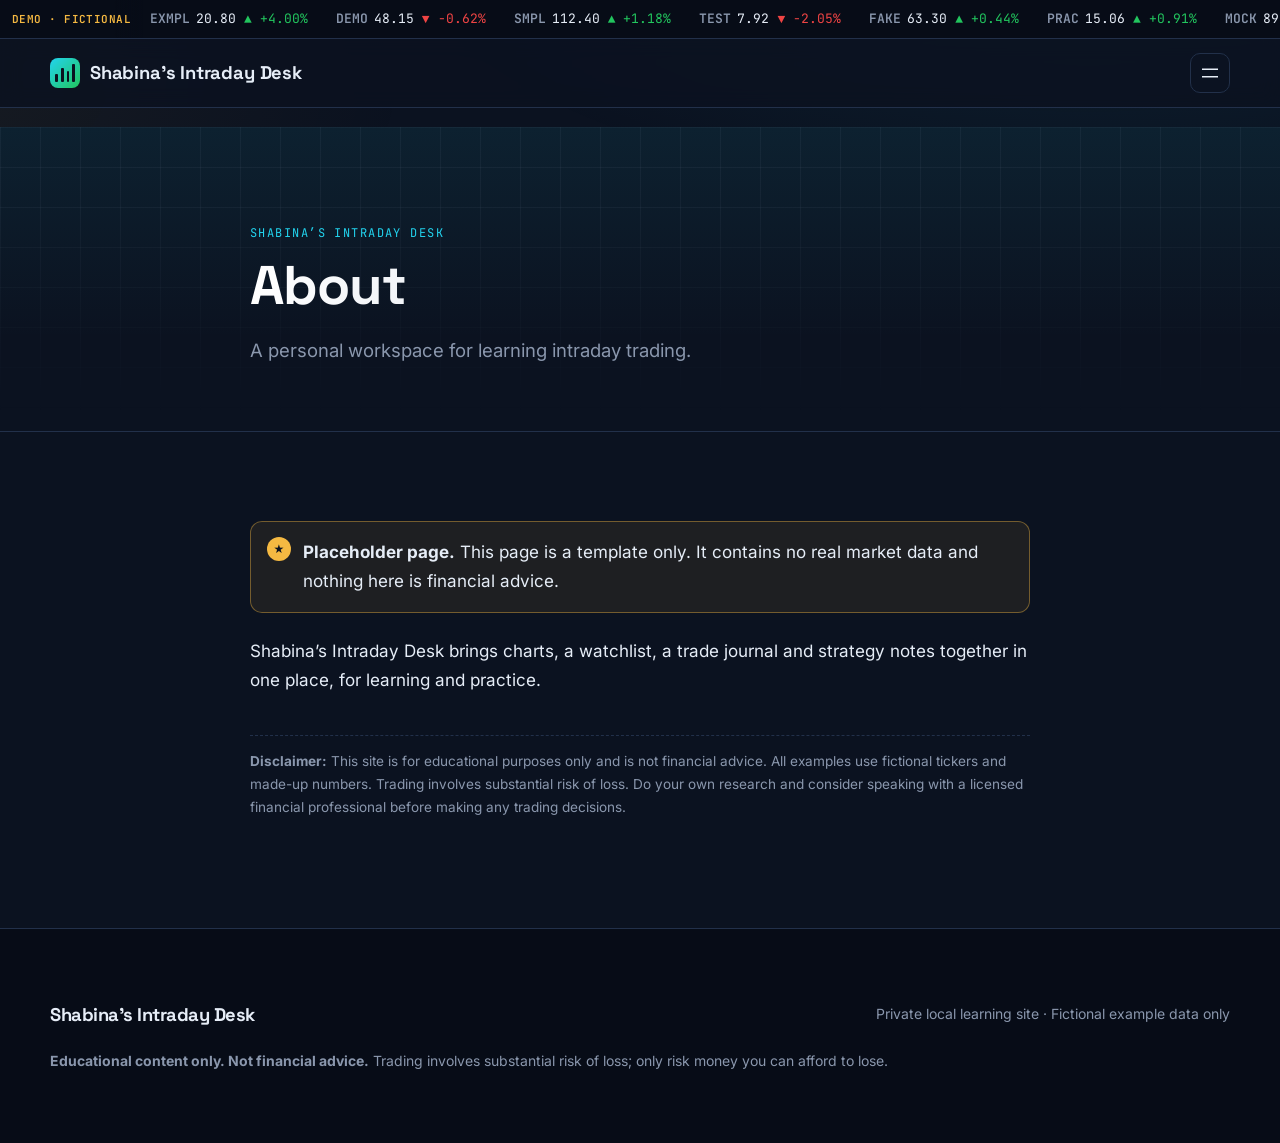
<file: about/index.html>
<!DOCTYPE html>
<html lang="en-US">
<head>
<meta name="robots" content="noindex, nofollow">
	<meta charset="UTF-8" />
	<meta name="viewport" content="width=device-width, initial-scale=1" />
<title>About &#8211; Shabina&#039;s Intraday Desk</title>
<style id="wp-img-auto-sizes-contain-inline-css">
img:is([sizes=auto i],[sizes^="auto," i]){contain-intrinsic-size:3000px 1500px}

</style>
<style id="wp-block-site-title-inline-css">
.wp-block-site-title{box-sizing:border-box}.wp-block-site-title :where(a){color:inherit;font-family:inherit;font-size:inherit;font-style:inherit;font-weight:inherit;letter-spacing:inherit;line-height:inherit;text-decoration:inherit}

</style>
<style id="wp-block-group-inline-css">
.wp-block-group{box-sizing:border-box}:where(.wp-block-group.wp-block-group-is-layout-constrained){position:relative}

</style>
<style id="wp-block-navigation-link-inline-css">
.wp-block-navigation .wp-block-navigation-item__label{overflow-wrap:break-word}.wp-block-navigation .wp-block-navigation-item__description{display:none}.link-ui-tools{outline:1px solid #f0f0f0;padding:8px}.link-ui-block-inserter{padding-top:8px}.link-ui-block-inserter__back{margin-left:8px;text-transform:uppercase}

</style>
<style id="wp-block-navigation-inline-css">
.wp-block-navigation{position:relative}.wp-block-navigation ul{margin-bottom:0;margin-left:0;margin-top:0;padding-left:0}.wp-block-navigation ul,.wp-block-navigation ul li{list-style:none}.wp-block-navigation .wp-block-navigation-item{align-items:center;background-color:inherit;display:flex;position:relative}.wp-block-navigation .wp-block-navigation-item .wp-block-navigation__submenu-container:empty{display:none}.wp-block-navigation .wp-block-navigation-item__content{display:block;z-index:1}.wp-block-navigation .wp-block-navigation-item__content.wp-block-navigation-item__content{color:inherit}.wp-block-navigation.has-text-decoration-underline .wp-block-navigation-item__content,.wp-block-navigation.has-text-decoration-underline .wp-block-navigation-item__content:active,.wp-block-navigation.has-text-decoration-underline .wp-block-navigation-item__content:focus{text-decoration:underline}.wp-block-navigation.has-text-decoration-line-through .wp-block-navigation-item__content,.wp-block-navigation.has-text-decoration-line-through .wp-block-navigation-item__content:active,.wp-block-navigation.has-text-decoration-line-through .wp-block-navigation-item__content:focus{text-decoration:line-through}.wp-block-navigation :where(a),.wp-block-navigation :where(a:active),.wp-block-navigation :where(a:focus){text-decoration:none}.wp-block-navigation .wp-block-navigation__submenu-icon{align-self:center;background-color:inherit;border:none;color:currentColor;display:inline-block;font-size:inherit;height:.6em;line-height:0;margin-left:.25em;padding:0;width:.6em}.wp-block-navigation .wp-block-navigation__submenu-icon svg{stroke:currentColor;display:inline-block;height:inherit;margin-top:.075em;width:inherit}.wp-block-navigation{--navigation-layout-justification-setting:flex-start;--navigation-layout-direction:row;--navigation-layout-wrap:wrap;--navigation-layout-justify:flex-start;--navigation-layout-align:center}.wp-block-navigation.is-vertical{--navigation-layout-direction:column;--navigation-layout-justify:initial;--navigation-layout-align:flex-start}.wp-block-navigation.no-wrap{--navigation-layout-wrap:nowrap}.wp-block-navigation.items-justified-center{--navigation-layout-justification-setting:center;--navigation-layout-justify:center}.wp-block-navigation.items-justified-center.is-vertical{--navigation-layout-align:center}.wp-block-navigation.items-justified-right{--navigation-layout-justification-setting:flex-end;--navigation-layout-justify:flex-end}.wp-block-navigation.items-justified-right.is-vertical{--navigation-layout-align:flex-end}.wp-block-navigation.items-justified-space-between{--navigation-layout-justification-setting:space-between;--navigation-layout-justify:space-between}:where(.wp-block-navigation) ul li{padding:0}.wp-block-navigation .has-child .wp-block-navigation__submenu-container{align-items:normal;background-color:inherit;color:inherit;display:flex;flex-direction:column;opacity:0;position:absolute;z-index:2}@media not (prefers-reduced-motion){.wp-block-navigation .has-child .wp-block-navigation__submenu-container{transition:opacity .1s linear}}.wp-block-navigation .has-child .wp-block-navigation__submenu-container{height:0;overflow:hidden;visibility:hidden;width:0}.wp-block-navigation .has-child .wp-block-navigation__submenu-container>.wp-block-navigation-item>.wp-block-navigation-item__content{display:flex;flex-grow:1;padding:.5em 1em}.wp-block-navigation .has-child .wp-block-navigation__submenu-container>.wp-block-navigation-item>.wp-block-navigation-item__content .wp-block-navigation__submenu-icon{margin-left:auto;margin-right:0}.wp-block-navigation .has-child .wp-block-navigation__submenu-container .wp-block-navigation-item__content{margin:0}.wp-block-navigation .has-child .wp-block-navigation__submenu-container{left:-1px;top:100%}@media (min-width:782px){.wp-block-navigation .has-child .wp-block-navigation__submenu-container .wp-block-navigation__submenu-container{left:100%;top:-1px}.wp-block-navigation .has-child .wp-block-navigation__submenu-container .wp-block-navigation__submenu-container:before{background:transparent;content:"";display:block;height:100%;position:absolute;right:100%;width:.5em}.wp-block-navigation .has-child .wp-block-navigation__submenu-container .wp-block-navigation__submenu-icon{margin-right:.25em}.wp-block-navigation .has-child .wp-block-navigation__submenu-container .wp-block-navigation__submenu-icon svg{transform:rotate(-90deg)}}@media (hover:hover){.wp-block-navigation .has-child:not(.open-on-click):hover>.wp-block-navigation__submenu-container{height:auto;min-width:200px;opacity:1;overflow:visible;visibility:visible;width:auto}}.wp-block-navigation .has-child .wp-block-navigation-submenu__toggle[aria-expanded=true]~.wp-block-navigation__submenu-container,.wp-block-navigation .has-child:not(.open-on-click):not(.open-on-hover-click):focus-within>.wp-block-navigation__submenu-container{height:auto;min-width:200px;opacity:1;overflow:visible;visibility:visible;width:auto}.wp-block-navigation .has-child.open-always{align-items:var(--navigation-layout-align,initial);flex-direction:var(--navigation-layout-direction,initial);flex-wrap:var(--navigation-layout-wrap,wrap);gap:var(--wp--style--block-gap,2em)}.wp-block-navigation .has-child.open-always,.wp-block-navigation .has-child.open-always .wp-block-navigation-item{justify-content:var(--navigation-layout-justify,initial)}.wp-block-navigation .has-child.open-always .wp-block-navigation__submenu-container,.wp-block-navigation .has-child.open-always.wp-block-navigation-submenu{gap:var(--wp--style--block-gap,2em)}.wp-block-navigation .has-child.open-always .wp-block-navigation-item,.wp-block-navigation .has-child.open-always .wp-block-navigation__submenu-container,.wp-block-navigation .has-child.open-always.wp-block-navigation-submenu{padding-bottom:0;padding-top:0}.wp-block-navigation .has-child.open-always .wp-block-navigation__submenu-container{padding-left:var(--wp--style--block-gap,2em);padding-right:var(--wp--style--block-gap,2em)}.wp-block-navigation .has-child.open-always .wp-block-navigation__submenu-container .wp-block-navigation-item__content{padding:0}.wp-block-navigation .has-child.open-always .wp-block-navigation__submenu-container>.wp-block-navigation-item>.wp-block-navigation-item__content,.wp-block-navigation .has-child.open-always>.wp-block-navigation-item__content{flex-grow:0}.wp-block-navigation .has-child.open-always>.wp-block-navigation__submenu-container{background-color:transparent;border:none;color:inherit;flex-basis:100%;height:auto;opacity:1;overflow:visible;position:static;visibility:visible;width:auto}.wp-block-navigation.has-background .has-child .wp-block-navigation__submenu-container{left:0;top:100%}@media (min-width:782px){.wp-block-navigation.has-background .has-child .wp-block-navigation__submenu-container .wp-block-navigation__submenu-container{left:100%;top:0}}.wp-block-navigation-submenu{display:flex;position:relative}.wp-block-navigation-submenu .wp-block-navigation__submenu-icon svg{stroke:currentColor}button.wp-block-navigation-item__content{background-color:transparent;border:none;color:currentColor;font-family:inherit;font-size:inherit;font-style:inherit;font-weight:inherit;letter-spacing:inherit;line-height:inherit;text-align:left;text-transform:inherit}.wp-block-navigation-submenu__toggle{cursor:pointer}.wp-block-navigation-submenu__toggle[aria-expanded=true]+.wp-block-navigation__submenu-icon>svg,.wp-block-navigation-submenu__toggle[aria-expanded=true]>svg{transform:rotate(180deg)}.wp-block-navigation-item.open-on-click .wp-block-navigation-submenu__toggle{padding-left:0;padding-right:.85em}.wp-block-navigation-item.open-on-click .wp-block-navigation-submenu__toggle+.wp-block-navigation__submenu-icon{margin-left:-.6em;pointer-events:none}.wp-block-navigation-item.open-on-click button.wp-block-navigation-item__content:not(.wp-block-navigation-submenu__toggle){padding:0}.wp-block-navigation .wp-block-page-list,.wp-block-navigation__container,.wp-block-navigation__responsive-close,.wp-block-navigation__responsive-container,.wp-block-navigation__responsive-container-content,.wp-block-navigation__responsive-dialog{gap:inherit}:where(.wp-block-navigation.has-background .wp-block-navigation-item a:not(.wp-element-button)),:where(.wp-block-navigation.has-background .wp-block-navigation-submenu a:not(.wp-element-button)){padding:.5em 1em}:where(.wp-block-navigation .wp-block-navigation__submenu-container .wp-block-navigation-item a:not(.wp-element-button)),:where(.wp-block-navigation .wp-block-navigation__submenu-container .wp-block-navigation-submenu a:not(.wp-element-button)),:where(.wp-block-navigation .wp-block-navigation__submenu-container .wp-block-navigation-submenu button.wp-block-navigation-item__content),:where(.wp-block-navigation .wp-block-navigation__submenu-container .wp-block-pages-list__item button.wp-block-navigation-item__content){padding:.5em 1em}.wp-block-navigation.items-justified-right .wp-block-navigation__container .has-child .wp-block-navigation__submenu-container,.wp-block-navigation.items-justified-right .wp-block-page-list>.has-child .wp-block-navigation__submenu-container,.wp-block-navigation.items-justified-space-between .wp-block-page-list>.has-child:last-child .wp-block-navigation__submenu-container,.wp-block-navigation.items-justified-space-between>.wp-block-navigation__container>.has-child:last-child .wp-block-navigation__submenu-container{left:auto;right:0}.wp-block-navigation.items-justified-right .wp-block-navigation__container .has-child .wp-block-navigation__submenu-container .wp-block-navigation__submenu-container,.wp-block-navigation.items-justified-right .wp-block-page-list>.has-child .wp-block-navigation__submenu-container .wp-block-navigation__submenu-container,.wp-block-navigation.items-justified-space-between .wp-block-page-list>.has-child:last-child .wp-block-navigation__submenu-container .wp-block-navigation__submenu-container,.wp-block-navigation.items-justified-space-between>.wp-block-navigation__container>.has-child:last-child .wp-block-navigation__submenu-container .wp-block-navigation__submenu-container{left:-1px;right:-1px}@media (min-width:782px){.wp-block-navigation.items-justified-right .wp-block-navigation__container .has-child .wp-block-navigation__submenu-container .wp-block-navigation__submenu-container,.wp-block-navigation.items-justified-right .wp-block-page-list>.has-child .wp-block-navigation__submenu-container .wp-block-navigation__submenu-container,.wp-block-navigation.items-justified-space-between .wp-block-page-list>.has-child:last-child .wp-block-navigation__submenu-container .wp-block-navigation__submenu-container,.wp-block-navigation.items-justified-space-between>.wp-block-navigation__container>.has-child:last-child .wp-block-navigation__submenu-container .wp-block-navigation__submenu-container{left:auto;right:100%}}.wp-block-navigation:not(.has-background) .wp-block-navigation__submenu-container{background-color:#fff;border:1px solid rgba(0,0,0,.15)}.wp-block-navigation.has-background .wp-block-navigation__submenu-container{background-color:inherit}.wp-block-navigation:not(.has-text-color) .wp-block-navigation__submenu-container{color:#000}.wp-block-navigation__container{align-items:var(--navigation-layout-align,initial);display:flex;flex-direction:var(--navigation-layout-direction,initial);flex-wrap:var(--navigation-layout-wrap,wrap);justify-content:var(--navigation-layout-justify,initial);list-style:none;margin:0;padding-left:0}.wp-block-navigation__container .is-responsive{display:none}.wp-block-navigation__container:only-child,.wp-block-page-list:only-child{flex-grow:1}@keyframes overlay-menu__fade-in-animation{0%{opacity:0;transform:translateY(.5em)}to{opacity:1;transform:translateY(0)}}.wp-block-navigation__responsive-container{bottom:0;display:none;left:0;position:fixed;right:0;top:0}.wp-block-navigation__responsive-container :where(.wp-block-navigation-item a){color:inherit}.wp-block-navigation__responsive-container .wp-block-navigation__responsive-container-content{align-items:var(--navigation-layout-align,initial);display:flex;flex-direction:var(--navigation-layout-direction,initial);flex-wrap:var(--navigation-layout-wrap,wrap);justify-content:var(--navigation-layout-justify,initial)}.wp-block-navigation__responsive-container:not(.is-menu-open.is-menu-open){background-color:inherit!important;color:inherit!important}.wp-block-navigation__responsive-container.is-menu-open{background-color:inherit;display:flex;flex-direction:column}@media not (prefers-reduced-motion){.wp-block-navigation__responsive-container.is-menu-open{animation:overlay-menu__fade-in-animation .1s ease-out;animation-fill-mode:forwards}}.wp-block-navigation__responsive-container.is-menu-open:not(.disable-default-overlay){padding:clamp(1rem,var(--wp--style--root--padding-top),20rem) clamp(1rem,var(--wp--style--root--padding-right),20rem) clamp(1rem,var(--wp--style--root--padding-bottom),20rem) clamp(1rem,var(--wp--style--root--padding-left),20rem)}.wp-block-navigation__responsive-container.is-menu-open{overflow:auto;z-index:100000}.wp-block-navigation__responsive-container.is-menu-open:not(.disable-default-overlay) .wp-block-navigation__responsive-container-content{padding-top:calc(2rem + 24px)}.wp-block-navigation__responsive-container.is-menu-open:where(:not(.disable-default-overlay)) .wp-block-navigation__responsive-container-content{align-items:var(--navigation-layout-justification-setting,inherit);display:flex;flex-direction:column;flex-wrap:nowrap;overflow:visible}.wp-block-navigation__responsive-container.is-menu-open:where(:not(.disable-default-overlay)) .wp-block-navigation__responsive-container-content,.wp-block-navigation__responsive-container.is-menu-open:where(:not(.disable-default-overlay)) .wp-block-navigation__responsive-container-content .wp-block-navigation__container,.wp-block-navigation__responsive-container.is-menu-open:where(:not(.disable-default-overlay)) .wp-block-navigation__responsive-container-content .wp-block-page-list{justify-content:flex-start}.wp-block-navigation__responsive-container.is-menu-open:where(:not(.disable-default-overlay)) .wp-block-navigation__responsive-container-content .wp-block-navigation__submenu-icon{display:none}.wp-block-navigation__responsive-container.is-menu-open:where(:not(.disable-default-overlay)) .wp-block-navigation__responsive-container-content .has-child .wp-block-navigation__submenu-container{border:none;height:auto;min-width:200px;opacity:1;overflow:initial;padding-left:2rem;padding-right:2rem;position:static;visibility:visible;width:auto}.wp-block-navigation__responsive-container.is-menu-open:where(:not(.disable-default-overlay)) .wp-block-navigation__responsive-container-content .wp-block-navigation__container,.wp-block-navigation__responsive-container.is-menu-open:where(:not(.disable-default-overlay)) .wp-block-navigation__responsive-container-content .wp-block-navigation__submenu-container{gap:inherit}.wp-block-navigation__responsive-container.is-menu-open:where(:not(.disable-default-overlay)) .wp-block-navigation__responsive-container-content .wp-block-navigation__submenu-container{padding-top:var(--wp--style--block-gap,2em)}.wp-block-navigation__responsive-container.is-menu-open:where(:not(.disable-default-overlay)) .wp-block-navigation__responsive-container-content .wp-block-navigation-item__content{padding:0}.wp-block-navigation__responsive-container.is-menu-open:where(:not(.disable-default-overlay)) .wp-block-navigation__responsive-container-content .wp-block-navigation-item,.wp-block-navigation__responsive-container.is-menu-open:where(:not(.disable-default-overlay)) .wp-block-navigation__responsive-container-content .wp-block-navigation__container,.wp-block-navigation__responsive-container.is-menu-open:where(:not(.disable-default-overlay)) .wp-block-navigation__responsive-container-content .wp-block-page-list{align-items:var(--navigation-layout-justification-setting,initial);display:flex;flex-direction:column}.wp-block-navigation__responsive-container.is-menu-open:where(:not(.disable-default-overlay)) .wp-block-navigation-item,.wp-block-navigation__responsive-container.is-menu-open:where(:not(.disable-default-overlay)) .wp-block-navigation-item .wp-block-navigation__submenu-container,.wp-block-navigation__responsive-container.is-menu-open:where(:not(.disable-default-overlay)) .wp-block-navigation__container,.wp-block-navigation__responsive-container.is-menu-open:where(:not(.disable-default-overlay)) .wp-block-page-list{background:transparent!important;color:inherit!important}.wp-block-navigation__responsive-container.is-menu-open:where(:not(.disable-default-overlay)) .wp-block-navigation__submenu-container.wp-block-navigation__submenu-container.wp-block-navigation__submenu-container.wp-block-navigation__submenu-container{left:auto;right:auto}.wp-block-navigation__responsive-container.disable-default-overlay .wp-block-navigation__overlay-container{display:none;width:100%}.wp-block-navigation__responsive-container.disable-default-overlay .wp-block-navigation__responsive-close{max-width:none}.wp-block-navigation__responsive-container.disable-default-overlay.is-menu-open .wp-block-navigation__responsive-container-content>:not(.wp-block-navigation__overlay-container){display:none}.wp-block-navigation__responsive-container.disable-default-overlay.is-menu-open .wp-block-navigation__responsive-container-content .wp-block-navigation__overlay-container{display:block}.wp-block-navigation__responsive-container.disable-default-overlay.is-menu-open .wp-block-navigation__responsive-container-content .wp-block-navigation__overlay-container .wp-block-navigation__submenu-container{left:0;right:auto}@media (min-width:600px){.wp-block-navigation__responsive-container:not(.hidden-by-default):not(.is-menu-open){background-color:inherit;display:block;position:relative;width:100%;z-index:auto}.wp-block-navigation__responsive-container:not(.hidden-by-default):not(.is-menu-open) .wp-block-navigation__responsive-container-close{display:none}.wp-block-navigation__responsive-container.is-menu-open .wp-block-navigation__submenu-container.wp-block-navigation__submenu-container.wp-block-navigation__submenu-container.wp-block-navigation__submenu-container{left:0}}.wp-block-navigation:not(.has-background) .wp-block-navigation__responsive-container.is-menu-open:not(.disable-default-overlay){background-color:#fff}.wp-block-navigation:not(.has-text-color) .wp-block-navigation__responsive-container.is-menu-open:not(.disable-default-overlay){color:#000}.wp-block-navigation__toggle_button_label{font-size:1rem;font-weight:700}.wp-block-navigation__responsive-container-close,.wp-block-navigation__responsive-container-open{background:transparent;border:none;color:currentColor;cursor:pointer;margin:0;padding:0;text-transform:inherit;vertical-align:middle}.wp-block-navigation__responsive-container-close svg,.wp-block-navigation__responsive-container-open svg{fill:currentColor;display:block;height:24px;pointer-events:none;width:24px}.wp-block-navigation__responsive-container-open{display:flex}.wp-block-navigation__responsive-container-open.wp-block-navigation__responsive-container-open.wp-block-navigation__responsive-container-open{font-family:inherit;font-size:inherit;font-weight:inherit}@media (min-width:600px){.wp-block-navigation__responsive-container-open:not(.always-shown){display:none}}.wp-block-navigation__responsive-container-close{position:absolute;right:0;top:0;z-index:2}.wp-block-navigation__responsive-container-close.wp-block-navigation__responsive-container-close.wp-block-navigation__responsive-container-close{font-family:inherit;font-size:inherit;font-weight:inherit}.disable-default-overlay .wp-block-navigation__responsive-container-close{right:clamp(1rem,var(--wp--style--root--padding-left),20rem);top:clamp(1rem,var(--wp--style--root--padding-left),20rem)}.wp-block-navigation__responsive-close{width:100%}.has-modal-open .wp-block-navigation__responsive-close{margin-left:auto;margin-right:auto;max-width:var(--wp--style--global--wide-size,100%)}.wp-block-navigation__responsive-close:focus{outline:none}.is-menu-open .wp-block-navigation__responsive-close,.is-menu-open .wp-block-navigation__responsive-container-content,.is-menu-open .wp-block-navigation__responsive-dialog{box-sizing:border-box}.wp-block-navigation__responsive-dialog{position:relative}.has-modal-open .admin-bar .is-menu-open:where(:not(.disable-default-overlay)) .wp-block-navigation__responsive-dialog{margin-top:46px}@media (min-width:782px){.has-modal-open .admin-bar .is-menu-open:where(:not(.disable-default-overlay)) .wp-block-navigation__responsive-dialog{margin-top:32px}}html.has-modal-open{overflow:hidden}

</style>
<style id="wp-block-paragraph-inline-css">
.is-small-text{font-size:.875em}.is-regular-text{font-size:1em}.is-large-text{font-size:2.25em}.is-larger-text{font-size:3em}.has-drop-cap:not(:focus):first-letter{float:left;font-size:8.4em;font-style:normal;font-weight:100;line-height:.68;margin:.05em .1em 0 0;text-transform:uppercase}body.rtl .has-drop-cap:not(:focus):first-letter{float:none;margin-left:.1em}p.has-drop-cap.has-background{overflow:hidden}:root :where(p.has-background){padding:1.25em 2.375em}:where(p.has-text-color:not(.has-link-color)) a{color:inherit}p.has-text-align-left[style*="writing-mode:vertical-lr"],p.has-text-align-right[style*="writing-mode:vertical-rl"]{rotate:180deg}

</style>
<style id="wp-block-post-title-inline-css">
.wp-block-post-title{box-sizing:border-box;word-break:break-word}.wp-block-post-title :where(a){display:inline-block;font-family:inherit;font-size:inherit;font-style:inherit;font-weight:inherit;letter-spacing:inherit;line-height:inherit;text-decoration:inherit}

</style>
<style id="wp-block-post-excerpt-inline-css">
:where(.wp-block-post-excerpt){box-sizing:border-box;margin-bottom:var(--wp--style--block-gap);margin-top:var(--wp--style--block-gap)}.wp-block-post-excerpt__excerpt{margin-bottom:0;margin-top:0}.wp-block-post-excerpt__more-text{margin-bottom:0;margin-top:var(--wp--style--block-gap)}.wp-block-post-excerpt__more-link{display:inline-block}

</style>
<style id="wp-block-post-content-inline-css">
.wp-block-post-content{display:flow-root}

</style>
<style id="wp-emoji-styles-inline-css">

	img.wp-smiley, img.emoji {
		display: inline !important;
		border: none !important;
		box-shadow: none !important;
		height: 1em !important;
		width: 1em !important;
		margin: 0 0.07em !important;
		vertical-align: -0.1em !important;
		background: none !important;
		padding: 0 !important;
	}

</style>
<style id="wp-block-library-inline-css">
:root{--wp-block-synced-color:#7a00df;--wp-block-synced-color--rgb:122,0,223;--wp-bound-block-color:var(--wp-block-synced-color);--wp-editor-canvas-background:#ddd;--wp-admin-theme-color:#007cba;--wp-admin-theme-color--rgb:0,124,186;--wp-admin-theme-color-darker-10:#006ba1;--wp-admin-theme-color-darker-10--rgb:0,107,160.5;--wp-admin-theme-color-darker-20:#005a87;--wp-admin-theme-color-darker-20--rgb:0,90,135;--wp-admin-border-width-focus:2px}@media (min-resolution:192dpi){:root{--wp-admin-border-width-focus:1.5px}}.wp-element-button{cursor:pointer}:root .has-very-light-gray-background-color{background-color:#eee}:root .has-very-dark-gray-background-color{background-color:#313131}:root .has-very-light-gray-color{color:#eee}:root .has-very-dark-gray-color{color:#313131}:root .has-vivid-green-cyan-to-vivid-cyan-blue-gradient-background{background:linear-gradient(135deg,#00d084,#0693e3)}:root .has-purple-crush-gradient-background{background:linear-gradient(135deg,#34e2e4,#4721fb 50%,#ab1dfe)}:root .has-hazy-dawn-gradient-background{background:linear-gradient(135deg,#faaca8,#dad0ec)}:root .has-subdued-olive-gradient-background{background:linear-gradient(135deg,#fafae1,#67a671)}:root .has-atomic-cream-gradient-background{background:linear-gradient(135deg,#fdd79a,#004a59)}:root .has-nightshade-gradient-background{background:linear-gradient(135deg,#330968,#31cdcf)}:root .has-midnight-gradient-background{background:linear-gradient(135deg,#020381,#2874fc)}:root{--wp--preset--font-size--normal:16px;--wp--preset--font-size--huge:42px}.has-regular-font-size{font-size:1em}.has-larger-font-size{font-size:2.625em}.has-normal-font-size{font-size:var(--wp--preset--font-size--normal)}.has-huge-font-size{font-size:var(--wp--preset--font-size--huge)}:root .has-text-align-center{text-align:center}:root .has-text-align-left{text-align:left}:root .has-text-align-right{text-align:right}.has-fit-text{white-space:nowrap!important}#end-resizable-editor-section{display:none}.aligncenter{clear:both}.items-justified-left{justify-content:flex-start}.items-justified-center{justify-content:center}.items-justified-right{justify-content:flex-end}.items-justified-space-between{justify-content:space-between}.screen-reader-text{word-wrap:normal!important;border:0;clip-path:inset(50%);height:1px;margin:-1px;overflow:hidden;padding:0;position:absolute;width:1px;word-break:normal!important}.screen-reader-text:focus{background-color:#ddd;clip-path:none;color:#444;display:block;font-size:1em;height:auto;left:5px;line-height:normal;padding:15px 23px 14px;text-decoration:none;top:5px;width:auto;z-index:100000}html :where(.has-border-color){border-style:solid}html :where([style^=border-color],[style*=";border-color"],[style*="; border-color"]){border-style:solid}html :where([style^=border-top-color],[style*=";border-top-color"],[style*="; border-top-color"]){border-top-style:solid}html :where([style^=border-right-color],[style*=";border-right-color"],[style*="; border-right-color"]){border-right-style:solid}html :where([style^=border-bottom-color],[style*=";border-bottom-color"],[style*="; border-bottom-color"]){border-bottom-style:solid}html :where([style^=border-left-color],[style*=";border-left-color"],[style*="; border-left-color"]){border-left-style:solid}html :where([style^=border-width],[style*=";border-width"],[style*="; border-width"]){border-style:solid}html :where([style^=border-top-width],[style*=";border-top-width"],[style*="; border-top-width"]){border-top-style:solid}html :where([style^=border-right-width],[style*=";border-right-width"],[style*="; border-right-width"]){border-right-style:solid}html :where([style^=border-bottom-width],[style*=";border-bottom-width"],[style*="; border-bottom-width"]){border-bottom-style:solid}html :where([style^=border-left-width],[style*=";border-left-width"],[style*="; border-left-width"]){border-left-style:solid}html :where(img[class*=wp-image-]){height:auto;max-width:100%}:where(figure){margin:0 0 1em}html :where(.is-position-sticky){--wp-admin--admin-bar--position-offset:var(--wp-admin--admin-bar--height,0px)}@media screen and (max-width:600px){html :where(.is-position-sticky){--wp-admin--admin-bar--position-offset:0px}}

</style>
<style id="global-styles-inline-css">
:root{--wp--preset--aspect-ratio--square: 1;--wp--preset--aspect-ratio--4-3: 4/3;--wp--preset--aspect-ratio--3-4: 3/4;--wp--preset--aspect-ratio--3-2: 3/2;--wp--preset--aspect-ratio--2-3: 2/3;--wp--preset--aspect-ratio--16-9: 16/9;--wp--preset--aspect-ratio--9-16: 9/16;--wp--preset--color--black: #000000;--wp--preset--color--cyan-bluish-gray: #abb8c3;--wp--preset--color--white: #ffffff;--wp--preset--color--pale-pink: #f78da7;--wp--preset--color--vivid-red: #cf2e2e;--wp--preset--color--luminous-vivid-orange: #ff6900;--wp--preset--color--luminous-vivid-amber: #fcb900;--wp--preset--color--light-green-cyan: #7bdcb5;--wp--preset--color--vivid-green-cyan: #00d084;--wp--preset--color--pale-cyan-blue: #8ed1fc;--wp--preset--color--vivid-cyan-blue: #0693e3;--wp--preset--color--vivid-purple: #9b51e0;--wp--preset--color--base: #0B1220;--wp--preset--color--contrast: #E6EDF7;--wp--preset--color--accent-1: #22D3EE;--wp--preset--color--accent-2: #F5B942;--wp--preset--color--accent-3: #121A2B;--wp--preset--color--accent-4: #8A97AD;--wp--preset--color--accent-5: #22304A;--wp--preset--color--accent-6: #172036;--wp--preset--color--gain: #22C55E;--wp--preset--color--loss: #EF4444;--wp--preset--gradient--vivid-cyan-blue-to-vivid-purple: linear-gradient(135deg,rgb(6,147,227) 0%,rgb(155,81,224) 100%);--wp--preset--gradient--light-green-cyan-to-vivid-green-cyan: linear-gradient(135deg,rgb(122,220,180) 0%,rgb(0,208,130) 100%);--wp--preset--gradient--luminous-vivid-amber-to-luminous-vivid-orange: linear-gradient(135deg,rgb(252,185,0) 0%,rgb(255,105,0) 100%);--wp--preset--gradient--luminous-vivid-orange-to-vivid-red: linear-gradient(135deg,rgb(255,105,0) 0%,rgb(207,46,46) 100%);--wp--preset--gradient--very-light-gray-to-cyan-bluish-gray: linear-gradient(135deg,rgb(238,238,238) 0%,rgb(169,184,195) 100%);--wp--preset--gradient--cool-to-warm-spectrum: linear-gradient(135deg,rgb(74,234,220) 0%,rgb(151,120,209) 20%,rgb(207,42,186) 40%,rgb(238,44,130) 60%,rgb(251,105,98) 80%,rgb(254,248,76) 100%);--wp--preset--gradient--blush-light-purple: linear-gradient(135deg,rgb(255,206,236) 0%,rgb(152,150,240) 100%);--wp--preset--gradient--blush-bordeaux: linear-gradient(135deg,rgb(254,205,165) 0%,rgb(254,45,45) 50%,rgb(107,0,62) 100%);--wp--preset--gradient--luminous-dusk: linear-gradient(135deg,rgb(255,203,112) 0%,rgb(199,81,192) 50%,rgb(65,88,208) 100%);--wp--preset--gradient--pale-ocean: linear-gradient(135deg,rgb(255,245,203) 0%,rgb(182,227,212) 50%,rgb(51,167,181) 100%);--wp--preset--gradient--electric-grass: linear-gradient(135deg,rgb(202,248,128) 0%,rgb(113,206,126) 100%);--wp--preset--gradient--midnight: linear-gradient(135deg,rgb(2,3,129) 0%,rgb(40,116,252) 100%);--wp--preset--font-size--small: 0.875rem;--wp--preset--font-size--medium: clamp(1rem, 1rem + ((1vw - 0.2rem) * 0.233), 1.125rem);--wp--preset--font-size--large: clamp(1.125rem, 1.125rem + ((1vw - 0.2rem) * 0.465), 1.375rem);--wp--preset--font-size--x-large: clamp(1.75rem, 1.75rem + ((1vw - 0.2rem) * 0.465), 2rem);--wp--preset--font-size--xx-large: clamp(2.15rem, 2.15rem + ((1vw - 0.2rem) * 1.581), 3rem);--wp--preset--font-family--body: Inter, system-ui, sans-serif;--wp--preset--font-family--display: "Space Grotesk", Inter, sans-serif;--wp--preset--font-family--mono: "JetBrains Mono", ui-monospace, monospace;--wp--preset--spacing--20: 10px;--wp--preset--spacing--30: 20px;--wp--preset--spacing--40: 30px;--wp--preset--spacing--50: clamp(30px, 5vw, 50px);--wp--preset--spacing--60: clamp(30px, 7vw, 70px);--wp--preset--spacing--70: clamp(50px, 7vw, 90px);--wp--preset--spacing--80: clamp(70px, 10vw, 140px);--wp--preset--shadow--natural: 6px 6px 9px rgba(0, 0, 0, 0.2);--wp--preset--shadow--deep: 12px 12px 50px rgba(0, 0, 0, 0.4);--wp--preset--shadow--sharp: 6px 6px 0px rgba(0, 0, 0, 0.2);--wp--preset--shadow--outlined: 6px 6px 0px -3px rgb(255, 255, 255), 6px 6px rgb(0, 0, 0);--wp--preset--shadow--crisp: 6px 6px 0px rgb(0, 0, 0);}.wp-block-button{--wp--preset--dimension--25: 25%;--wp--preset--dimension--50: 50%;--wp--preset--dimension--75: 75%;--wp--preset--dimension--100: 100%;}:root { --wp--style--global--content-size: 780px;--wp--style--global--wide-size: 1180px; }:where(body) { margin: 0; }.wp-site-blocks { padding-top: var(--wp--style--root--padding-top); padding-bottom: var(--wp--style--root--padding-bottom); }.has-global-padding { padding-right: var(--wp--style--root--padding-right); padding-left: var(--wp--style--root--padding-left); }.has-global-padding > .alignfull { margin-right: calc(var(--wp--style--root--padding-right) * -1); margin-left: calc(var(--wp--style--root--padding-left) * -1); }.has-global-padding :where(:not(.alignfull.is-layout-flow) > .has-global-padding:not(.wp-block-block, .alignfull)) { padding-right: 0; padding-left: 0; }.has-global-padding :where(:not(.alignfull.is-layout-flow) > .has-global-padding:not(.wp-block-block, .alignfull)) > .alignfull { margin-left: 0; margin-right: 0; }.wp-site-blocks > .alignleft { float: left; margin-right: 2em; }.wp-site-blocks > .alignright { float: right; margin-left: 2em; }.wp-site-blocks > .aligncenter { justify-content: center; margin-left: auto; margin-right: auto; }:where(.wp-site-blocks) > * { margin-block-start: 1.2rem; margin-block-end: 0; }:where(.wp-site-blocks) > :first-child { margin-block-start: 0; }:where(.wp-site-blocks) > :last-child { margin-block-end: 0; }:root { --wp--style--block-gap: 1.2rem; }:root :where(.is-layout-flow) > :first-child{margin-block-start: 0;}:root :where(.is-layout-flow) > :last-child{margin-block-end: 0;}:root :where(.is-layout-flow) > *{margin-block-start: 1.2rem;margin-block-end: 0;}:root :where(.is-layout-constrained) > :first-child{margin-block-start: 0;}:root :where(.is-layout-constrained) > :last-child{margin-block-end: 0;}:root :where(.is-layout-constrained) > *{margin-block-start: 1.2rem;margin-block-end: 0;}:root :where(.is-layout-flex){gap: 1.2rem;}:root :where(.is-layout-grid){gap: 1.2rem;}.is-layout-flow > .alignleft{float: left;margin-inline-start: 0;margin-inline-end: 2em;}.is-layout-flow > .alignright{float: right;margin-inline-start: 2em;margin-inline-end: 0;}.is-layout-flow > .aligncenter{margin-left: auto !important;margin-right: auto !important;}.is-layout-constrained > .alignleft{float: left;margin-inline-start: 0;margin-inline-end: 2em;}.is-layout-constrained > .alignright{float: right;margin-inline-start: 2em;margin-inline-end: 0;}.is-layout-constrained > .aligncenter{margin-left: auto !important;margin-right: auto !important;}.is-layout-constrained > :where(:not(.alignleft):not(.alignright):not(.alignfull)){max-width: var(--wp--style--global--content-size);margin-left: auto !important;margin-right: auto !important;}.is-layout-constrained > .alignwide{max-width: var(--wp--style--global--wide-size);}body .is-layout-flex{display: flex;}.is-layout-flex{flex-wrap: wrap;align-items: center;}.is-layout-flex > :is(*, div){margin: 0;}body .is-layout-grid{display: grid;}.is-layout-grid > :is(*, div){margin: 0;}body{background-color: var(--wp--preset--color--base);color: var(--wp--preset--color--contrast);font-family: var(--wp--preset--font-family--body);font-size: clamp(0.875rem, 0.875rem + ((1vw - 0.2rem) * 0.35), 1.063rem);font-weight: 400;letter-spacing: 0;line-height: 1.7;--wp--style--root--padding-top: 0px;--wp--style--root--padding-right: var(--wp--preset--spacing--50);--wp--style--root--padding-bottom: 0px;--wp--style--root--padding-left: var(--wp--preset--spacing--50);}a:where(:not(.wp-element-button)){color: var(--wp--preset--color--accent-1);}:root :where(a:where(:not(.wp-element-button)):hover){color: #67E8F9;text-decoration: none;}h1, h2, h3, h4, h5, h6{color: #FFFFFF;font-family: var(--wp--preset--font-family--display);font-weight: 700;letter-spacing: -0.02em;line-height: 1.15;}h1{font-size: clamp(2.2rem,5vw,3.4rem);}h2{font-size: clamp(1.45rem,3vw,1.9rem);margin-top: 2.6rem;}h3{font-size: clamp(0.875rem, 0.875rem + ((1vw - 0.2rem) * 0.605), 1.2rem);}h4{font-size: var(--wp--preset--font-size--medium);}h5{font-size: var(--wp--preset--font-size--small);letter-spacing: 0.5px;}h6{font-size: var(--wp--preset--font-size--small);font-weight: 700;letter-spacing: 1.4px;text-transform: uppercase;}:root :where(.wp-element-button, .wp-block-button__link){background-color: var(--wp--preset--color--accent-1);border-width: 0;color: #06111F;font-family: inherit;font-size: var(--wp--preset--font-size--medium);font-style: inherit;font-weight: inherit;letter-spacing: inherit;line-height: inherit;padding-top: 1rem;padding-right: 2.25rem;padding-bottom: 1rem;padding-left: 2.25rem;text-decoration: none;text-transform: inherit;}:root :where(.wp-element-button:hover, .wp-block-button__link:hover){background-color: color-mix(in srgb, var(--wp--preset--color--contrast) 85%, transparent);border-color: transparent;color: var(--wp--preset--color--base);}:root :where(.wp-element-button:focus, .wp-block-button__link:focus){outline-color: var(--wp--preset--color--accent-4);outline-offset: 2px;}:root :where(.wp-element-caption, .wp-block-audio figcaption, .wp-block-embed figcaption, .wp-block-gallery figcaption, .wp-block-image figcaption, .wp-block-table figcaption, .wp-block-video figcaption){color: var(--wp--preset--color--accent-4);font-size: var(--wp--preset--font-size--small);line-height: 1.4;}.has-black-color{color: var(--wp--preset--color--black) !important;}.has-cyan-bluish-gray-color{color: var(--wp--preset--color--cyan-bluish-gray) !important;}.has-white-color{color: var(--wp--preset--color--white) !important;}.has-pale-pink-color{color: var(--wp--preset--color--pale-pink) !important;}.has-vivid-red-color{color: var(--wp--preset--color--vivid-red) !important;}.has-luminous-vivid-orange-color{color: var(--wp--preset--color--luminous-vivid-orange) !important;}.has-luminous-vivid-amber-color{color: var(--wp--preset--color--luminous-vivid-amber) !important;}.has-light-green-cyan-color{color: var(--wp--preset--color--light-green-cyan) !important;}.has-vivid-green-cyan-color{color: var(--wp--preset--color--vivid-green-cyan) !important;}.has-pale-cyan-blue-color{color: var(--wp--preset--color--pale-cyan-blue) !important;}.has-vivid-cyan-blue-color{color: var(--wp--preset--color--vivid-cyan-blue) !important;}.has-vivid-purple-color{color: var(--wp--preset--color--vivid-purple) !important;}.has-base-color{color: var(--wp--preset--color--base) !important;}.has-contrast-color{color: var(--wp--preset--color--contrast) !important;}.has-accent-1-color{color: var(--wp--preset--color--accent-1) !important;}.has-accent-2-color{color: var(--wp--preset--color--accent-2) !important;}.has-accent-3-color{color: var(--wp--preset--color--accent-3) !important;}.has-accent-4-color{color: var(--wp--preset--color--accent-4) !important;}.has-accent-5-color{color: var(--wp--preset--color--accent-5) !important;}.has-accent-6-color{color: var(--wp--preset--color--accent-6) !important;}.has-gain-color{color: var(--wp--preset--color--gain) !important;}.has-loss-color{color: var(--wp--preset--color--loss) !important;}.has-black-background-color{background-color: var(--wp--preset--color--black) !important;}.has-cyan-bluish-gray-background-color{background-color: var(--wp--preset--color--cyan-bluish-gray) !important;}.has-white-background-color{background-color: var(--wp--preset--color--white) !important;}.has-pale-pink-background-color{background-color: var(--wp--preset--color--pale-pink) !important;}.has-vivid-red-background-color{background-color: var(--wp--preset--color--vivid-red) !important;}.has-luminous-vivid-orange-background-color{background-color: var(--wp--preset--color--luminous-vivid-orange) !important;}.has-luminous-vivid-amber-background-color{background-color: var(--wp--preset--color--luminous-vivid-amber) !important;}.has-light-green-cyan-background-color{background-color: var(--wp--preset--color--light-green-cyan) !important;}.has-vivid-green-cyan-background-color{background-color: var(--wp--preset--color--vivid-green-cyan) !important;}.has-pale-cyan-blue-background-color{background-color: var(--wp--preset--color--pale-cyan-blue) !important;}.has-vivid-cyan-blue-background-color{background-color: var(--wp--preset--color--vivid-cyan-blue) !important;}.has-vivid-purple-background-color{background-color: var(--wp--preset--color--vivid-purple) !important;}.has-base-background-color{background-color: var(--wp--preset--color--base) !important;}.has-contrast-background-color{background-color: var(--wp--preset--color--contrast) !important;}.has-accent-1-background-color{background-color: var(--wp--preset--color--accent-1) !important;}.has-accent-2-background-color{background-color: var(--wp--preset--color--accent-2) !important;}.has-accent-3-background-color{background-color: var(--wp--preset--color--accent-3) !important;}.has-accent-4-background-color{background-color: var(--wp--preset--color--accent-4) !important;}.has-accent-5-background-color{background-color: var(--wp--preset--color--accent-5) !important;}.has-accent-6-background-color{background-color: var(--wp--preset--color--accent-6) !important;}.has-gain-background-color{background-color: var(--wp--preset--color--gain) !important;}.has-loss-background-color{background-color: var(--wp--preset--color--loss) !important;}.has-black-border-color{border-color: var(--wp--preset--color--black) !important;}.has-cyan-bluish-gray-border-color{border-color: var(--wp--preset--color--cyan-bluish-gray) !important;}.has-white-border-color{border-color: var(--wp--preset--color--white) !important;}.has-pale-pink-border-color{border-color: var(--wp--preset--color--pale-pink) !important;}.has-vivid-red-border-color{border-color: var(--wp--preset--color--vivid-red) !important;}.has-luminous-vivid-orange-border-color{border-color: var(--wp--preset--color--luminous-vivid-orange) !important;}.has-luminous-vivid-amber-border-color{border-color: var(--wp--preset--color--luminous-vivid-amber) !important;}.has-light-green-cyan-border-color{border-color: var(--wp--preset--color--light-green-cyan) !important;}.has-vivid-green-cyan-border-color{border-color: var(--wp--preset--color--vivid-green-cyan) !important;}.has-pale-cyan-blue-border-color{border-color: var(--wp--preset--color--pale-cyan-blue) !important;}.has-vivid-cyan-blue-border-color{border-color: var(--wp--preset--color--vivid-cyan-blue) !important;}.has-vivid-purple-border-color{border-color: var(--wp--preset--color--vivid-purple) !important;}.has-base-border-color{border-color: var(--wp--preset--color--base) !important;}.has-contrast-border-color{border-color: var(--wp--preset--color--contrast) !important;}.has-accent-1-border-color{border-color: var(--wp--preset--color--accent-1) !important;}.has-accent-2-border-color{border-color: var(--wp--preset--color--accent-2) !important;}.has-accent-3-border-color{border-color: var(--wp--preset--color--accent-3) !important;}.has-accent-4-border-color{border-color: var(--wp--preset--color--accent-4) !important;}.has-accent-5-border-color{border-color: var(--wp--preset--color--accent-5) !important;}.has-accent-6-border-color{border-color: var(--wp--preset--color--accent-6) !important;}.has-gain-border-color{border-color: var(--wp--preset--color--gain) !important;}.has-loss-border-color{border-color: var(--wp--preset--color--loss) !important;}.has-vivid-cyan-blue-to-vivid-purple-gradient-background{background: var(--wp--preset--gradient--vivid-cyan-blue-to-vivid-purple) !important;}.has-light-green-cyan-to-vivid-green-cyan-gradient-background{background: var(--wp--preset--gradient--light-green-cyan-to-vivid-green-cyan) !important;}.has-luminous-vivid-amber-to-luminous-vivid-orange-gradient-background{background: var(--wp--preset--gradient--luminous-vivid-amber-to-luminous-vivid-orange) !important;}.has-luminous-vivid-orange-to-vivid-red-gradient-background{background: var(--wp--preset--gradient--luminous-vivid-orange-to-vivid-red) !important;}.has-very-light-gray-to-cyan-bluish-gray-gradient-background{background: var(--wp--preset--gradient--very-light-gray-to-cyan-bluish-gray) !important;}.has-cool-to-warm-spectrum-gradient-background{background: var(--wp--preset--gradient--cool-to-warm-spectrum) !important;}.has-blush-light-purple-gradient-background{background: var(--wp--preset--gradient--blush-light-purple) !important;}.has-blush-bordeaux-gradient-background{background: var(--wp--preset--gradient--blush-bordeaux) !important;}.has-luminous-dusk-gradient-background{background: var(--wp--preset--gradient--luminous-dusk) !important;}.has-pale-ocean-gradient-background{background: var(--wp--preset--gradient--pale-ocean) !important;}.has-electric-grass-gradient-background{background: var(--wp--preset--gradient--electric-grass) !important;}.has-midnight-gradient-background{background: var(--wp--preset--gradient--midnight) !important;}.has-small-font-size{font-size: var(--wp--preset--font-size--small) !important;}.has-medium-font-size{font-size: var(--wp--preset--font-size--medium) !important;}.has-large-font-size{font-size: var(--wp--preset--font-size--large) !important;}.has-x-large-font-size{font-size: var(--wp--preset--font-size--x-large) !important;}.has-xx-large-font-size{font-size: var(--wp--preset--font-size--xx-large) !important;}.has-body-font-family{font-family: var(--wp--preset--font-family--body) !important;}.has-display-font-family{font-family: var(--wp--preset--font-family--display) !important;}.has-mono-font-family{font-family: var(--wp--preset--font-family--mono) !important;}
:root :where(.wp-block-post-title){font-family: var(--wp--preset--font-family--display);}
:root :where(.wp-block-post-title a:where(:not(.wp-element-button))){text-decoration: none;}
:root :where(.wp-block-post-title a:where(:not(.wp-element-button)):hover){text-decoration: underline;}
:root :where(.wp-block-site-title){font-family: var(--wp--preset--font-family--display);font-size: clamp(0.875rem, 0.875rem + ((1vw - 0.2rem) * 0.512), 1.15rem);font-weight: 700;letter-spacing: -.5px;}
:root :where(.wp-block-site-title a:where(:not(.wp-element-button))){text-decoration: none;}
:root :where(.wp-block-site-title a:where(:not(.wp-element-button)):hover){text-decoration: underline;}
:root :where(.wp-block-navigation){font-size: clamp(0.875rem, 0.875rem + ((1vw - 0.2rem) * 0.14), 0.95rem);font-weight: 500;}
:root :where(.wp-block-navigation a:where(:not(.wp-element-button))){text-decoration: none;}
:root :where(.wp-block-navigation a:where(:not(.wp-element-button)):hover){text-decoration: underline;}

</style>
<style id="core-block-supports-inline-css">
.wp-container-core-group-is-layout-3a88641f{flex-wrap:nowrap;}.wp-container-core-navigation-is-layout-03cbc9f5{gap:4px;justify-content:flex-end;}.wp-container-core-group-is-layout-09bbf82f{flex-wrap:nowrap;justify-content:space-between;}.wp-container-core-group-is-layout-655f5829 > :where(:not(.alignleft):not(.alignright):not(.alignfull)){max-width:1180px;margin-left:auto !important;margin-right:auto !important;}.wp-container-core-group-is-layout-655f5829 > .alignwide{max-width:1180px;}.wp-container-core-group-is-layout-655f5829 .alignfull{max-width:none;}.wp-container-core-group-is-layout-655f5829 > .alignfull{margin-right:calc(var(--wp--preset--spacing--50) * -1);margin-left:calc(var(--wp--preset--spacing--50) * -1);}.wp-container-core-group-is-layout-a5768721 > .alignfull{margin-right:calc(var(--wp--preset--spacing--50) * -1);margin-left:calc(var(--wp--preset--spacing--50) * -1);}.wp-container-core-group-is-layout-30480122 > .alignfull{margin-right:calc(var(--wp--preset--spacing--50) * -1);margin-left:calc(var(--wp--preset--spacing--50) * -1);}.wp-container-core-group-is-layout-1d0a7695{justify-content:space-between;}.wp-container-core-group-is-layout-35fdb64a > :where(:not(.alignleft):not(.alignright):not(.alignfull)){max-width:1180px;margin-left:auto !important;margin-right:auto !important;}.wp-container-core-group-is-layout-35fdb64a > .alignwide{max-width:1180px;}.wp-container-core-group-is-layout-35fdb64a .alignfull{max-width:none;}.wp-container-core-group-is-layout-35fdb64a > .alignfull{margin-right:calc(var(--wp--preset--spacing--50) * -1);margin-left:calc(var(--wp--preset--spacing--50) * -1);}

</style>
<style id="wp-block-template-skip-link-inline-css">
/*! This file is auto-generated */
.skip-link.screen-reader-text{border:0;clip-path:inset(50%);height:1px;margin:-1px;overflow:hidden;padding:0;position:absolute!important;width:1px;word-wrap:normal!important;word-break:normal!important}.skip-link.screen-reader-text:focus{background-color:#eee;clip-path:none;color:#444;display:block;font-size:1em;height:auto;left:5px;line-height:normal;padding:15px 23px 14px;text-decoration:none;top:5px;width:auto;z-index:100000}

</style>
<link rel='stylesheet' id='intraday-desk-css' href='../wp-content/themes/intraday-desk/style.css' media='all' />
<style id="twentytwentyfive-style-inline-css">
a{text-decoration-thickness:1px!important;text-underline-offset:.1em}:where(.wp-site-blocks :focus){outline-width:2px;outline-style:solid}.wp-block-navigation .wp-block-navigation-submenu .wp-block-navigation-item:not(:last-child){margin-bottom:3px}.wp-block-navigation .wp-block-navigation-item .wp-block-navigation-item__content{outline-offset:4px}.wp-block-navigation .wp-block-navigation-item ul.wp-block-navigation__submenu-container .wp-block-navigation-item__content{outline-offset:0}blockquote,caption,figcaption,h1,h2,h3,h4,h5,h6,p{text-wrap:pretty}.more-link{display:block}:where(pre){overflow-x:auto}

</style>
<style class="wp-fonts-local">
@font-face{font-family:Inter;font-style:normal;font-weight:100 900;font-display:swap;src:url('../wp-content/themes/intraday-desk/assets/fonts/inter.woff2') format('woff2');}
@font-face{font-family:"Space Grotesk";font-style:normal;font-weight:300 700;font-display:swap;src:url('../wp-content/themes/intraday-desk/assets/fonts/space-grotesk.woff2') format('woff2');}
@font-face{font-family:"JetBrains Mono";font-style:normal;font-weight:100 800;font-display:swap;src:url('../wp-content/themes/intraday-desk/assets/fonts/jetbrains-mono.woff2') format('woff2');}
</style>
</head>

<body class="wp-singular page-template-default page page-id-11 wp-embed-responsive wp-theme-twentytwentyfive wp-child-theme-intraday-desk">

<a class="skip-link screen-reader-text" id="wp-skip-link" href="index.html#wp--skip-link--target">Skip to content</a><div class="wp-site-blocks"><header class="wp-block-template-part">
<div class="id-ticker" aria-label="Fictional demo symbols, not real quotes"><span class="id-ticker__label">Demo · fictional</span><div class="id-ticker__track">
<span class="id-ticker__item"><b>EXMPL</b>20.80 <span class="id-up">▲ +4.00%</span></span>
<span class="id-ticker__item"><b>DEMO</b>48.15 <span class="id-down">▼ −0.62%</span></span>
<span class="id-ticker__item"><b>SMPL</b>112.40 <span class="id-up">▲ +1.18%</span></span>
<span class="id-ticker__item"><b>TEST</b>7.92 <span class="id-down">▼ −2.05%</span></span>
<span class="id-ticker__item"><b>FAKE</b>63.30 <span class="id-up">▲ +0.44%</span></span>
<span class="id-ticker__item"><b>PRAC</b>15.06 <span class="id-up">▲ +0.91%</span></span>
<span class="id-ticker__item"><b>MOCK</b>89.71 <span class="id-down">▼ −1.37%</span></span>
<span class="id-ticker__item"><b>LRNR</b>31.25 <span class="id-up">▲ +2.10%</span></span>
<span class="id-ticker__item" style="color:var(--id-muted)">· Fictional symbols for decoration only. Not real market data. ·</span>
<span aria-hidden="true" class="id-ticker__item"><b>EXMPL</b>20.80 <span class="id-up">▲ +4.00%</span></span>
<span aria-hidden="true" class="id-ticker__item"><b>DEMO</b>48.15 <span class="id-down">▼ −0.62%</span></span>
<span aria-hidden="true" class="id-ticker__item"><b>SMPL</b>112.40 <span class="id-up">▲ +1.18%</span></span>
<span aria-hidden="true" class="id-ticker__item"><b>TEST</b>7.92 <span class="id-down">▼ −2.05%</span></span>
<span aria-hidden="true" class="id-ticker__item"><b>FAKE</b>63.30 <span class="id-up">▲ +0.44%</span></span>
<span aria-hidden="true" class="id-ticker__item"><b>PRAC</b>15.06 <span class="id-up">▲ +0.91%</span></span>
<span aria-hidden="true" class="id-ticker__item"><b>MOCK</b>89.71 <span class="id-down">▼ −1.37%</span></span>
<span aria-hidden="true" class="id-ticker__item"><b>LRNR</b>31.25 <span class="id-up">▲ +2.10%</span></span>
<span aria-hidden="true" class="id-ticker__item" style="color:var(--id-muted)">· Fictional symbols for decoration only. Not real market data. ·</span>
</div></div>


<div class="wp-block-group id-header has-global-padding is-layout-constrained wp-container-core-group-is-layout-655f5829 wp-block-group-is-layout-constrained" style="padding-top:14px;padding-right:var(--wp--preset--spacing--50);padding-bottom:14px;padding-left:var(--wp--preset--spacing--50)">

<div class="wp-block-group is-content-justification-space-between is-nowrap is-layout-flex wp-container-core-group-is-layout-09bbf82f wp-block-group-is-layout-flex">

<div class="wp-block-group id-logo is-nowrap is-layout-flex wp-container-core-group-is-layout-3a88641f wp-block-group-is-layout-flex"><span class="id-logo__mark" aria-hidden="true"><i style="height:8px"></i><i style="height:14px"></i><i style="height:11px"></i><i style="height:18px"></i></span>
<p class="wp-block-site-title"><a href="../index.html" target="_self" rel="home">Shabina&#039;s Intraday Desk</a></p></div>

<nav class="id-menu" aria-label="Menu">
<button type="button" class="id-menu__toggle" aria-expanded="false" aria-controls="id-site-menu" aria-label="Open menu">
<svg width="24" height="24" xmlns="http://www.w3.org/2000/svg" viewBox="0 0 24 24" aria-hidden="true" focusable="false"><path d="M4 7.5h16v1.5H4z"></path><path d="M4 15h16v1.5H4z"></path></svg>
</button>
<div class="id-menu__panel" id="id-site-menu" hidden>
<ul class="id-menu__list">
<li><a href="/about/">About Shabina</a></li>
<li><a href="/#main-idea">What's the main idea</a></li>
<li><a href="/#what-you-can-learn">What you can learn here</a></li>
</ul>
<div class="id-menu__social">
<a href="https://www.instagram.com/" data-social="instagram" target="_blank" rel="noopener"><svg width="16" height="16" viewBox="0 0 24 24" aria-hidden="true" focusable="false"><rect x="3.25" y="3.25" width="17.5" height="17.5" rx="5" fill="none" stroke="currentColor" stroke-width="1.8"></rect><circle cx="12" cy="12" r="4" fill="none" stroke="currentColor" stroke-width="1.8"></circle><circle cx="17.4" cy="6.6" r="1.1" fill="currentColor"></circle></svg><span>Instagram</span></a>
<a href="https://www.youtube.com/" data-social="youtube" target="_blank" rel="noopener"><svg width="16" height="16" viewBox="0 0 24 24" aria-hidden="true" focusable="false"><path fill="currentColor" d="M23 12.2s0-3.2-.4-4.6c-.2-.9-.9-1.6-1.8-1.8C19.2 5.4 12 5.4 12 5.4s-7.2 0-8.8.4c-.9.2-1.6.9-1.8 1.8C1 9 1 12.2 1 12.2s0 3.2.4 4.6c.2.9.9 1.6 1.8 1.8 1.6.4 8.8.4 8.8.4s7.2 0 8.8-.4c.9-.2 1.6-.9 1.8-1.8.4-1.4.4-4.6.4-4.6zM9.8 15.5V8.9l6.2 3.3-6.2 3.3z"></path></svg><span>YouTube</span></a>
</div>
</div>
</nav>
</div>
</div>

</header>

<main id="wp--skip-link--target" class="wp-block-group is-layout-flow wp-block-group-is-layout-flow">

<div class="wp-block-group alignfull id-hero has-global-padding is-layout-constrained wp-container-core-group-is-layout-a5768721 wp-block-group-is-layout-constrained" style="padding-top:clamp(48px,8vw,96px);padding-right:var(--wp--preset--spacing--50);padding-bottom:clamp(36px,6vw,64px);padding-left:var(--wp--preset--spacing--50)">
<p class="id-eyebrow wp-block-paragraph">Shabina&#8217;s Intraday Desk</p>
<h1 style="margin-top:10px;margin-bottom:10px" class="wp-block-post-title">About</h1>
<div class="id-sub wp-block-post-excerpt"><p class="wp-block-post-excerpt__excerpt">A personal workspace for learning intraday trading. </p></div>
</div>


<div class="wp-block-group has-global-padding is-layout-constrained wp-container-core-group-is-layout-30480122 wp-block-group-is-layout-constrained" style="padding-top:var(--wp--preset--spacing--60);padding-right:var(--wp--preset--spacing--50);padding-bottom:var(--wp--preset--spacing--70);padding-left:var(--wp--preset--spacing--50)">
<div class="entry-content wp-block-post-content has-global-padding is-layout-constrained wp-block-post-content-is-layout-constrained"><div class="wp-block-group id-callout id-callout--note has-global-padding is-layout-constrained wp-block-group-is-layout-constrained"><p class="wp-block-paragraph"><strong>Placeholder page.</strong> This page is a template only. It contains no real market data and nothing here is financial advice.</p>
</div>
<p class="wp-block-paragraph">Shabina&#8217;s Intraday Desk brings charts, a watchlist, a trade journal and strategy notes together in one place, for learning and practice.</p>
<p class="id-disclaimer wp-block-paragraph"><strong>Disclaimer:</strong> This site is for educational purposes only and is not financial advice. All examples use fictional tickers and made-up numbers. Trading involves substantial risk of loss. Do your own research and consider speaking with a licensed financial professional before making any trading decisions.</p>
</div>
</div>

</main>

<footer class="wp-block-template-part">
<div class="wp-block-group id-footer has-global-padding is-layout-constrained wp-container-core-group-is-layout-35fdb64a wp-block-group-is-layout-constrained" style="padding-top:var(--wp--preset--spacing--60);padding-right:var(--wp--preset--spacing--50);padding-bottom:var(--wp--preset--spacing--60);padding-left:var(--wp--preset--spacing--50)">

<div class="wp-block-group is-content-justification-space-between is-layout-flex wp-container-core-group-is-layout-1d0a7695 wp-block-group-is-layout-flex"><p class="wp-block-site-title"><a href="../index.html" target="_self" rel="home">Shabina&#039;s Intraday Desk</a></p>
<p class="has-text-color has-small-font-size wp-block-paragraph" style="color:#8A97AD">Private local learning site · Fictional example data only</p></div>

<p class="has-text-color has-small-font-size wp-block-paragraph" style="color:#8A97AD"><strong>Educational content only. Not financial advice.</strong> Trading involves substantial risk of loss; only risk money you can afford to lose.</p></div>

</footer>
</div>
<script>
(function () {
  var nav = document.querySelector(".id-menu");
  if (!nav) return;
  var button = nav.querySelector(".id-menu__toggle");
  var panel = nav.querySelector(".id-menu__panel");
  if (!button || !panel) return;
  function setOpen(open) {
    button.setAttribute("aria-expanded", open ? "true" : "false");
    button.setAttribute("aria-label", open ? "Close menu" : "Open menu");
    if (open) panel.removeAttribute("hidden");
    else panel.setAttribute("hidden", "");
  }
  button.addEventListener("click", function () {
    setOpen(button.getAttribute("aria-expanded") !== "true");
  });
  panel.addEventListener("click", function (event) {
    if (event.target.closest("a")) setOpen(false);
  });
  document.addEventListener("click", function (event) {
    if (!nav.contains(event.target)) setOpen(false);
  });
  document.addEventListener("keydown", function (event) {
    if (event.key === "Escape" && button.getAttribute("aria-expanded") === "true") {
      setOpen(false);
      button.focus();
    }
  });
})();
</script>
</body>
</html>
</file>
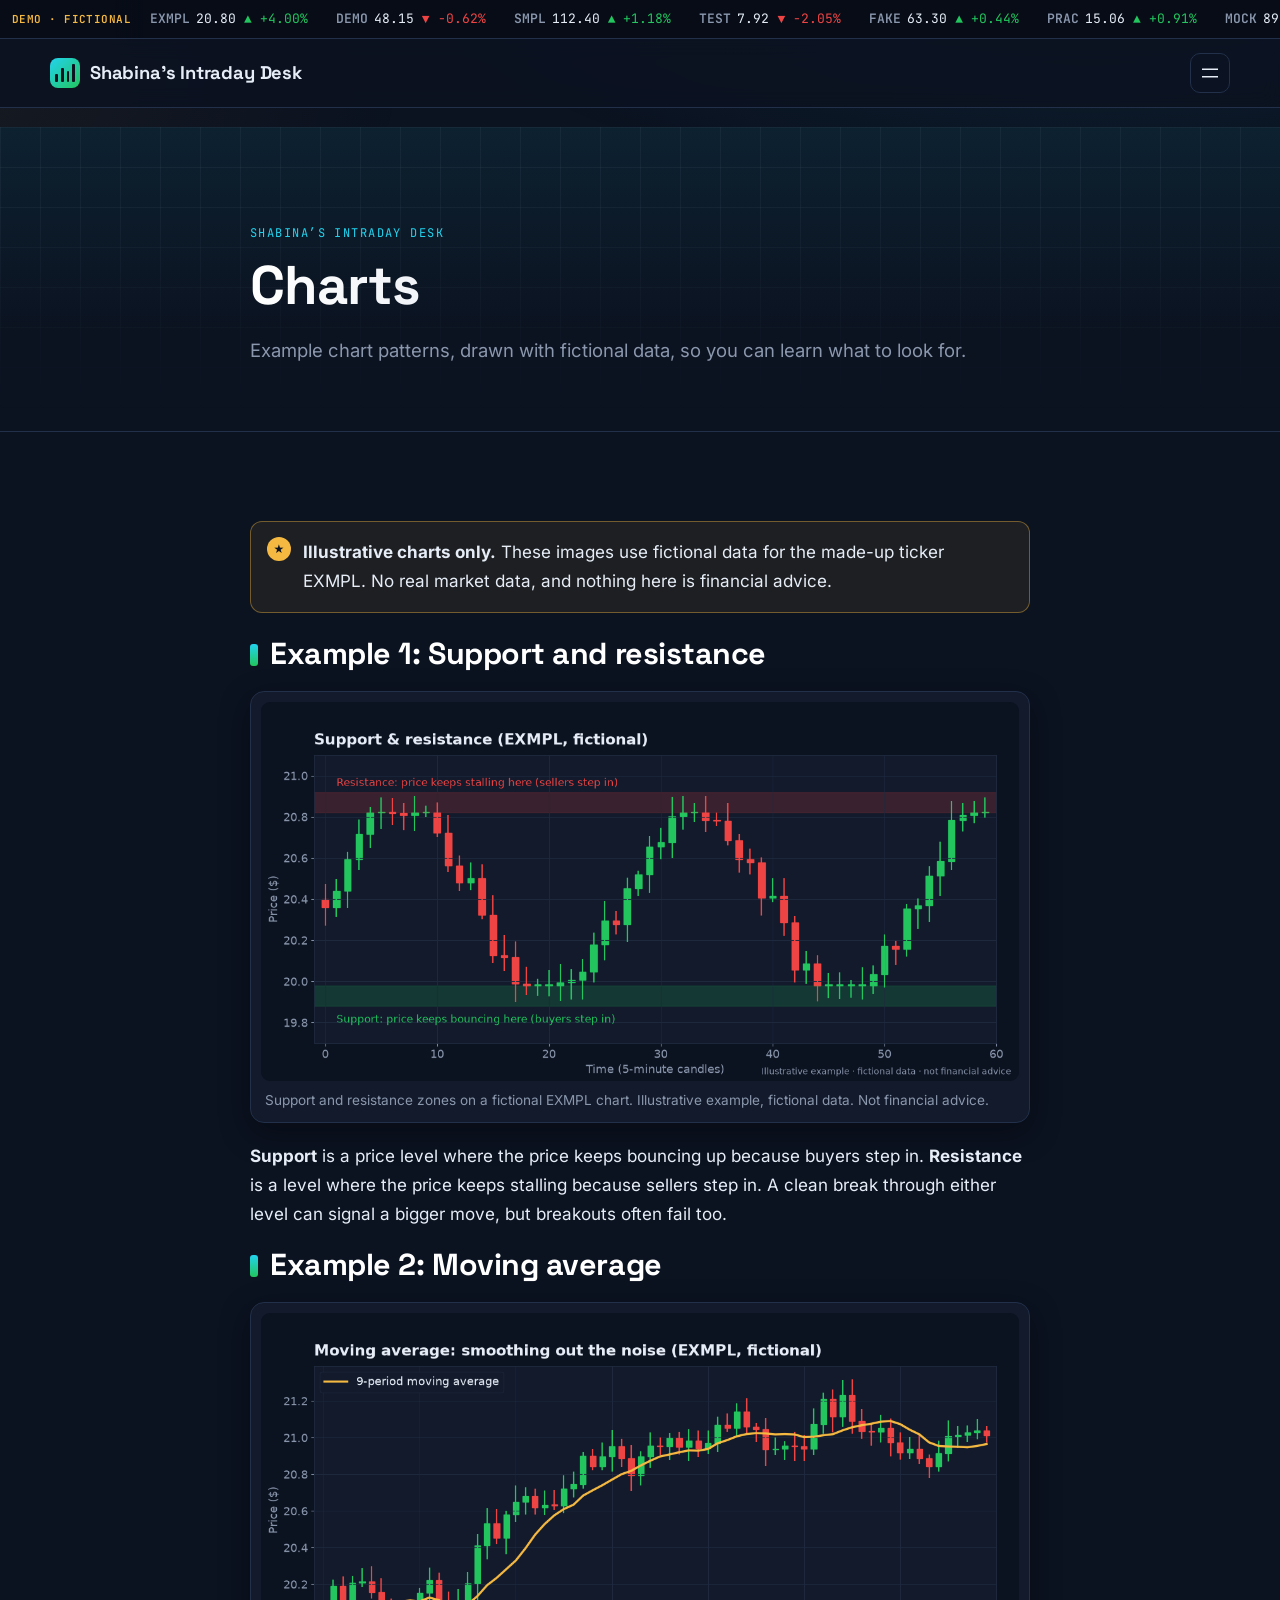
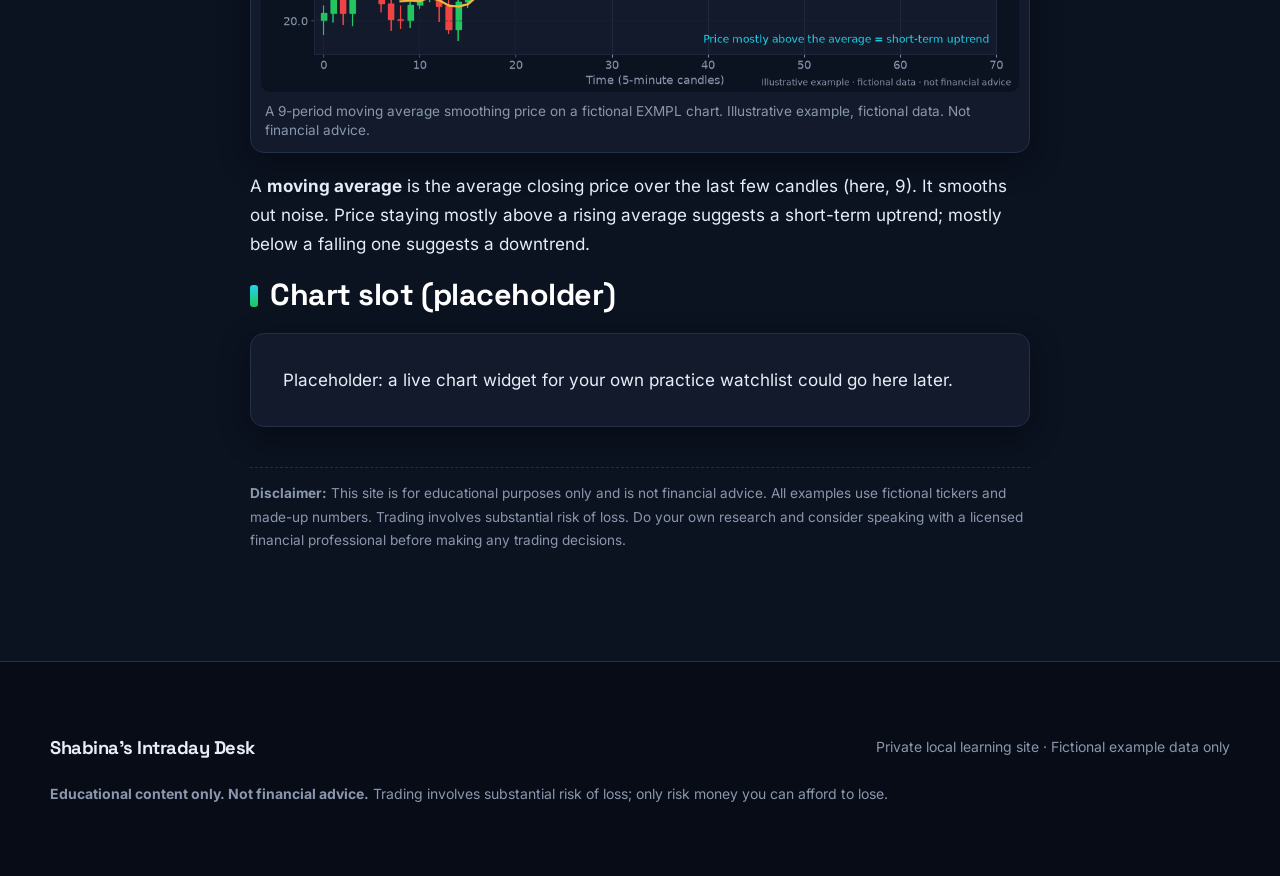
<file: charts/index.html>
<!DOCTYPE html>
<html lang="en-US">
<head>
<meta name="robots" content="noindex, nofollow">
	<meta charset="UTF-8" />
	<meta name="viewport" content="width=device-width, initial-scale=1" />
<title>Charts &#8211; Shabina&#039;s Intraday Desk</title>
<style id="wp-img-auto-sizes-contain-inline-css">
img:is([sizes=auto i],[sizes^="auto," i]){contain-intrinsic-size:3000px 1500px}

</style>
<style id="wp-block-site-title-inline-css">
.wp-block-site-title{box-sizing:border-box}.wp-block-site-title :where(a){color:inherit;font-family:inherit;font-size:inherit;font-style:inherit;font-weight:inherit;letter-spacing:inherit;line-height:inherit;text-decoration:inherit}

</style>
<style id="wp-block-group-inline-css">
.wp-block-group{box-sizing:border-box}:where(.wp-block-group.wp-block-group-is-layout-constrained){position:relative}

</style>
<style id="wp-block-navigation-link-inline-css">
.wp-block-navigation .wp-block-navigation-item__label{overflow-wrap:break-word}.wp-block-navigation .wp-block-navigation-item__description{display:none}.link-ui-tools{outline:1px solid #f0f0f0;padding:8px}.link-ui-block-inserter{padding-top:8px}.link-ui-block-inserter__back{margin-left:8px;text-transform:uppercase}

</style>
<style id="wp-block-navigation-inline-css">
.wp-block-navigation{position:relative}.wp-block-navigation ul{margin-bottom:0;margin-left:0;margin-top:0;padding-left:0}.wp-block-navigation ul,.wp-block-navigation ul li{list-style:none}.wp-block-navigation .wp-block-navigation-item{align-items:center;background-color:inherit;display:flex;position:relative}.wp-block-navigation .wp-block-navigation-item .wp-block-navigation__submenu-container:empty{display:none}.wp-block-navigation .wp-block-navigation-item__content{display:block;z-index:1}.wp-block-navigation .wp-block-navigation-item__content.wp-block-navigation-item__content{color:inherit}.wp-block-navigation.has-text-decoration-underline .wp-block-navigation-item__content,.wp-block-navigation.has-text-decoration-underline .wp-block-navigation-item__content:active,.wp-block-navigation.has-text-decoration-underline .wp-block-navigation-item__content:focus{text-decoration:underline}.wp-block-navigation.has-text-decoration-line-through .wp-block-navigation-item__content,.wp-block-navigation.has-text-decoration-line-through .wp-block-navigation-item__content:active,.wp-block-navigation.has-text-decoration-line-through .wp-block-navigation-item__content:focus{text-decoration:line-through}.wp-block-navigation :where(a),.wp-block-navigation :where(a:active),.wp-block-navigation :where(a:focus){text-decoration:none}.wp-block-navigation .wp-block-navigation__submenu-icon{align-self:center;background-color:inherit;border:none;color:currentColor;display:inline-block;font-size:inherit;height:.6em;line-height:0;margin-left:.25em;padding:0;width:.6em}.wp-block-navigation .wp-block-navigation__submenu-icon svg{stroke:currentColor;display:inline-block;height:inherit;margin-top:.075em;width:inherit}.wp-block-navigation{--navigation-layout-justification-setting:flex-start;--navigation-layout-direction:row;--navigation-layout-wrap:wrap;--navigation-layout-justify:flex-start;--navigation-layout-align:center}.wp-block-navigation.is-vertical{--navigation-layout-direction:column;--navigation-layout-justify:initial;--navigation-layout-align:flex-start}.wp-block-navigation.no-wrap{--navigation-layout-wrap:nowrap}.wp-block-navigation.items-justified-center{--navigation-layout-justification-setting:center;--navigation-layout-justify:center}.wp-block-navigation.items-justified-center.is-vertical{--navigation-layout-align:center}.wp-block-navigation.items-justified-right{--navigation-layout-justification-setting:flex-end;--navigation-layout-justify:flex-end}.wp-block-navigation.items-justified-right.is-vertical{--navigation-layout-align:flex-end}.wp-block-navigation.items-justified-space-between{--navigation-layout-justification-setting:space-between;--navigation-layout-justify:space-between}:where(.wp-block-navigation) ul li{padding:0}.wp-block-navigation .has-child .wp-block-navigation__submenu-container{align-items:normal;background-color:inherit;color:inherit;display:flex;flex-direction:column;opacity:0;position:absolute;z-index:2}@media not (prefers-reduced-motion){.wp-block-navigation .has-child .wp-block-navigation__submenu-container{transition:opacity .1s linear}}.wp-block-navigation .has-child .wp-block-navigation__submenu-container{height:0;overflow:hidden;visibility:hidden;width:0}.wp-block-navigation .has-child .wp-block-navigation__submenu-container>.wp-block-navigation-item>.wp-block-navigation-item__content{display:flex;flex-grow:1;padding:.5em 1em}.wp-block-navigation .has-child .wp-block-navigation__submenu-container>.wp-block-navigation-item>.wp-block-navigation-item__content .wp-block-navigation__submenu-icon{margin-left:auto;margin-right:0}.wp-block-navigation .has-child .wp-block-navigation__submenu-container .wp-block-navigation-item__content{margin:0}.wp-block-navigation .has-child .wp-block-navigation__submenu-container{left:-1px;top:100%}@media (min-width:782px){.wp-block-navigation .has-child .wp-block-navigation__submenu-container .wp-block-navigation__submenu-container{left:100%;top:-1px}.wp-block-navigation .has-child .wp-block-navigation__submenu-container .wp-block-navigation__submenu-container:before{background:transparent;content:"";display:block;height:100%;position:absolute;right:100%;width:.5em}.wp-block-navigation .has-child .wp-block-navigation__submenu-container .wp-block-navigation__submenu-icon{margin-right:.25em}.wp-block-navigation .has-child .wp-block-navigation__submenu-container .wp-block-navigation__submenu-icon svg{transform:rotate(-90deg)}}@media (hover:hover){.wp-block-navigation .has-child:not(.open-on-click):hover>.wp-block-navigation__submenu-container{height:auto;min-width:200px;opacity:1;overflow:visible;visibility:visible;width:auto}}.wp-block-navigation .has-child .wp-block-navigation-submenu__toggle[aria-expanded=true]~.wp-block-navigation__submenu-container,.wp-block-navigation .has-child:not(.open-on-click):not(.open-on-hover-click):focus-within>.wp-block-navigation__submenu-container{height:auto;min-width:200px;opacity:1;overflow:visible;visibility:visible;width:auto}.wp-block-navigation .has-child.open-always{align-items:var(--navigation-layout-align,initial);flex-direction:var(--navigation-layout-direction,initial);flex-wrap:var(--navigation-layout-wrap,wrap);gap:var(--wp--style--block-gap,2em)}.wp-block-navigation .has-child.open-always,.wp-block-navigation .has-child.open-always .wp-block-navigation-item{justify-content:var(--navigation-layout-justify,initial)}.wp-block-navigation .has-child.open-always .wp-block-navigation__submenu-container,.wp-block-navigation .has-child.open-always.wp-block-navigation-submenu{gap:var(--wp--style--block-gap,2em)}.wp-block-navigation .has-child.open-always .wp-block-navigation-item,.wp-block-navigation .has-child.open-always .wp-block-navigation__submenu-container,.wp-block-navigation .has-child.open-always.wp-block-navigation-submenu{padding-bottom:0;padding-top:0}.wp-block-navigation .has-child.open-always .wp-block-navigation__submenu-container{padding-left:var(--wp--style--block-gap,2em);padding-right:var(--wp--style--block-gap,2em)}.wp-block-navigation .has-child.open-always .wp-block-navigation__submenu-container .wp-block-navigation-item__content{padding:0}.wp-block-navigation .has-child.open-always .wp-block-navigation__submenu-container>.wp-block-navigation-item>.wp-block-navigation-item__content,.wp-block-navigation .has-child.open-always>.wp-block-navigation-item__content{flex-grow:0}.wp-block-navigation .has-child.open-always>.wp-block-navigation__submenu-container{background-color:transparent;border:none;color:inherit;flex-basis:100%;height:auto;opacity:1;overflow:visible;position:static;visibility:visible;width:auto}.wp-block-navigation.has-background .has-child .wp-block-navigation__submenu-container{left:0;top:100%}@media (min-width:782px){.wp-block-navigation.has-background .has-child .wp-block-navigation__submenu-container .wp-block-navigation__submenu-container{left:100%;top:0}}.wp-block-navigation-submenu{display:flex;position:relative}.wp-block-navigation-submenu .wp-block-navigation__submenu-icon svg{stroke:currentColor}button.wp-block-navigation-item__content{background-color:transparent;border:none;color:currentColor;font-family:inherit;font-size:inherit;font-style:inherit;font-weight:inherit;letter-spacing:inherit;line-height:inherit;text-align:left;text-transform:inherit}.wp-block-navigation-submenu__toggle{cursor:pointer}.wp-block-navigation-submenu__toggle[aria-expanded=true]+.wp-block-navigation__submenu-icon>svg,.wp-block-navigation-submenu__toggle[aria-expanded=true]>svg{transform:rotate(180deg)}.wp-block-navigation-item.open-on-click .wp-block-navigation-submenu__toggle{padding-left:0;padding-right:.85em}.wp-block-navigation-item.open-on-click .wp-block-navigation-submenu__toggle+.wp-block-navigation__submenu-icon{margin-left:-.6em;pointer-events:none}.wp-block-navigation-item.open-on-click button.wp-block-navigation-item__content:not(.wp-block-navigation-submenu__toggle){padding:0}.wp-block-navigation .wp-block-page-list,.wp-block-navigation__container,.wp-block-navigation__responsive-close,.wp-block-navigation__responsive-container,.wp-block-navigation__responsive-container-content,.wp-block-navigation__responsive-dialog{gap:inherit}:where(.wp-block-navigation.has-background .wp-block-navigation-item a:not(.wp-element-button)),:where(.wp-block-navigation.has-background .wp-block-navigation-submenu a:not(.wp-element-button)){padding:.5em 1em}:where(.wp-block-navigation .wp-block-navigation__submenu-container .wp-block-navigation-item a:not(.wp-element-button)),:where(.wp-block-navigation .wp-block-navigation__submenu-container .wp-block-navigation-submenu a:not(.wp-element-button)),:where(.wp-block-navigation .wp-block-navigation__submenu-container .wp-block-navigation-submenu button.wp-block-navigation-item__content),:where(.wp-block-navigation .wp-block-navigation__submenu-container .wp-block-pages-list__item button.wp-block-navigation-item__content){padding:.5em 1em}.wp-block-navigation.items-justified-right .wp-block-navigation__container .has-child .wp-block-navigation__submenu-container,.wp-block-navigation.items-justified-right .wp-block-page-list>.has-child .wp-block-navigation__submenu-container,.wp-block-navigation.items-justified-space-between .wp-block-page-list>.has-child:last-child .wp-block-navigation__submenu-container,.wp-block-navigation.items-justified-space-between>.wp-block-navigation__container>.has-child:last-child .wp-block-navigation__submenu-container{left:auto;right:0}.wp-block-navigation.items-justified-right .wp-block-navigation__container .has-child .wp-block-navigation__submenu-container .wp-block-navigation__submenu-container,.wp-block-navigation.items-justified-right .wp-block-page-list>.has-child .wp-block-navigation__submenu-container .wp-block-navigation__submenu-container,.wp-block-navigation.items-justified-space-between .wp-block-page-list>.has-child:last-child .wp-block-navigation__submenu-container .wp-block-navigation__submenu-container,.wp-block-navigation.items-justified-space-between>.wp-block-navigation__container>.has-child:last-child .wp-block-navigation__submenu-container .wp-block-navigation__submenu-container{left:-1px;right:-1px}@media (min-width:782px){.wp-block-navigation.items-justified-right .wp-block-navigation__container .has-child .wp-block-navigation__submenu-container .wp-block-navigation__submenu-container,.wp-block-navigation.items-justified-right .wp-block-page-list>.has-child .wp-block-navigation__submenu-container .wp-block-navigation__submenu-container,.wp-block-navigation.items-justified-space-between .wp-block-page-list>.has-child:last-child .wp-block-navigation__submenu-container .wp-block-navigation__submenu-container,.wp-block-navigation.items-justified-space-between>.wp-block-navigation__container>.has-child:last-child .wp-block-navigation__submenu-container .wp-block-navigation__submenu-container{left:auto;right:100%}}.wp-block-navigation:not(.has-background) .wp-block-navigation__submenu-container{background-color:#fff;border:1px solid rgba(0,0,0,.15)}.wp-block-navigation.has-background .wp-block-navigation__submenu-container{background-color:inherit}.wp-block-navigation:not(.has-text-color) .wp-block-navigation__submenu-container{color:#000}.wp-block-navigation__container{align-items:var(--navigation-layout-align,initial);display:flex;flex-direction:var(--navigation-layout-direction,initial);flex-wrap:var(--navigation-layout-wrap,wrap);justify-content:var(--navigation-layout-justify,initial);list-style:none;margin:0;padding-left:0}.wp-block-navigation__container .is-responsive{display:none}.wp-block-navigation__container:only-child,.wp-block-page-list:only-child{flex-grow:1}@keyframes overlay-menu__fade-in-animation{0%{opacity:0;transform:translateY(.5em)}to{opacity:1;transform:translateY(0)}}.wp-block-navigation__responsive-container{bottom:0;display:none;left:0;position:fixed;right:0;top:0}.wp-block-navigation__responsive-container :where(.wp-block-navigation-item a){color:inherit}.wp-block-navigation__responsive-container .wp-block-navigation__responsive-container-content{align-items:var(--navigation-layout-align,initial);display:flex;flex-direction:var(--navigation-layout-direction,initial);flex-wrap:var(--navigation-layout-wrap,wrap);justify-content:var(--navigation-layout-justify,initial)}.wp-block-navigation__responsive-container:not(.is-menu-open.is-menu-open){background-color:inherit!important;color:inherit!important}.wp-block-navigation__responsive-container.is-menu-open{background-color:inherit;display:flex;flex-direction:column}@media not (prefers-reduced-motion){.wp-block-navigation__responsive-container.is-menu-open{animation:overlay-menu__fade-in-animation .1s ease-out;animation-fill-mode:forwards}}.wp-block-navigation__responsive-container.is-menu-open:not(.disable-default-overlay){padding:clamp(1rem,var(--wp--style--root--padding-top),20rem) clamp(1rem,var(--wp--style--root--padding-right),20rem) clamp(1rem,var(--wp--style--root--padding-bottom),20rem) clamp(1rem,var(--wp--style--root--padding-left),20rem)}.wp-block-navigation__responsive-container.is-menu-open{overflow:auto;z-index:100000}.wp-block-navigation__responsive-container.is-menu-open:not(.disable-default-overlay) .wp-block-navigation__responsive-container-content{padding-top:calc(2rem + 24px)}.wp-block-navigation__responsive-container.is-menu-open:where(:not(.disable-default-overlay)) .wp-block-navigation__responsive-container-content{align-items:var(--navigation-layout-justification-setting,inherit);display:flex;flex-direction:column;flex-wrap:nowrap;overflow:visible}.wp-block-navigation__responsive-container.is-menu-open:where(:not(.disable-default-overlay)) .wp-block-navigation__responsive-container-content,.wp-block-navigation__responsive-container.is-menu-open:where(:not(.disable-default-overlay)) .wp-block-navigation__responsive-container-content .wp-block-navigation__container,.wp-block-navigation__responsive-container.is-menu-open:where(:not(.disable-default-overlay)) .wp-block-navigation__responsive-container-content .wp-block-page-list{justify-content:flex-start}.wp-block-navigation__responsive-container.is-menu-open:where(:not(.disable-default-overlay)) .wp-block-navigation__responsive-container-content .wp-block-navigation__submenu-icon{display:none}.wp-block-navigation__responsive-container.is-menu-open:where(:not(.disable-default-overlay)) .wp-block-navigation__responsive-container-content .has-child .wp-block-navigation__submenu-container{border:none;height:auto;min-width:200px;opacity:1;overflow:initial;padding-left:2rem;padding-right:2rem;position:static;visibility:visible;width:auto}.wp-block-navigation__responsive-container.is-menu-open:where(:not(.disable-default-overlay)) .wp-block-navigation__responsive-container-content .wp-block-navigation__container,.wp-block-navigation__responsive-container.is-menu-open:where(:not(.disable-default-overlay)) .wp-block-navigation__responsive-container-content .wp-block-navigation__submenu-container{gap:inherit}.wp-block-navigation__responsive-container.is-menu-open:where(:not(.disable-default-overlay)) .wp-block-navigation__responsive-container-content .wp-block-navigation__submenu-container{padding-top:var(--wp--style--block-gap,2em)}.wp-block-navigation__responsive-container.is-menu-open:where(:not(.disable-default-overlay)) .wp-block-navigation__responsive-container-content .wp-block-navigation-item__content{padding:0}.wp-block-navigation__responsive-container.is-menu-open:where(:not(.disable-default-overlay)) .wp-block-navigation__responsive-container-content .wp-block-navigation-item,.wp-block-navigation__responsive-container.is-menu-open:where(:not(.disable-default-overlay)) .wp-block-navigation__responsive-container-content .wp-block-navigation__container,.wp-block-navigation__responsive-container.is-menu-open:where(:not(.disable-default-overlay)) .wp-block-navigation__responsive-container-content .wp-block-page-list{align-items:var(--navigation-layout-justification-setting,initial);display:flex;flex-direction:column}.wp-block-navigation__responsive-container.is-menu-open:where(:not(.disable-default-overlay)) .wp-block-navigation-item,.wp-block-navigation__responsive-container.is-menu-open:where(:not(.disable-default-overlay)) .wp-block-navigation-item .wp-block-navigation__submenu-container,.wp-block-navigation__responsive-container.is-menu-open:where(:not(.disable-default-overlay)) .wp-block-navigation__container,.wp-block-navigation__responsive-container.is-menu-open:where(:not(.disable-default-overlay)) .wp-block-page-list{background:transparent!important;color:inherit!important}.wp-block-navigation__responsive-container.is-menu-open:where(:not(.disable-default-overlay)) .wp-block-navigation__submenu-container.wp-block-navigation__submenu-container.wp-block-navigation__submenu-container.wp-block-navigation__submenu-container{left:auto;right:auto}.wp-block-navigation__responsive-container.disable-default-overlay .wp-block-navigation__overlay-container{display:none;width:100%}.wp-block-navigation__responsive-container.disable-default-overlay .wp-block-navigation__responsive-close{max-width:none}.wp-block-navigation__responsive-container.disable-default-overlay.is-menu-open .wp-block-navigation__responsive-container-content>:not(.wp-block-navigation__overlay-container){display:none}.wp-block-navigation__responsive-container.disable-default-overlay.is-menu-open .wp-block-navigation__responsive-container-content .wp-block-navigation__overlay-container{display:block}.wp-block-navigation__responsive-container.disable-default-overlay.is-menu-open .wp-block-navigation__responsive-container-content .wp-block-navigation__overlay-container .wp-block-navigation__submenu-container{left:0;right:auto}@media (min-width:600px){.wp-block-navigation__responsive-container:not(.hidden-by-default):not(.is-menu-open){background-color:inherit;display:block;position:relative;width:100%;z-index:auto}.wp-block-navigation__responsive-container:not(.hidden-by-default):not(.is-menu-open) .wp-block-navigation__responsive-container-close{display:none}.wp-block-navigation__responsive-container.is-menu-open .wp-block-navigation__submenu-container.wp-block-navigation__submenu-container.wp-block-navigation__submenu-container.wp-block-navigation__submenu-container{left:0}}.wp-block-navigation:not(.has-background) .wp-block-navigation__responsive-container.is-menu-open:not(.disable-default-overlay){background-color:#fff}.wp-block-navigation:not(.has-text-color) .wp-block-navigation__responsive-container.is-menu-open:not(.disable-default-overlay){color:#000}.wp-block-navigation__toggle_button_label{font-size:1rem;font-weight:700}.wp-block-navigation__responsive-container-close,.wp-block-navigation__responsive-container-open{background:transparent;border:none;color:currentColor;cursor:pointer;margin:0;padding:0;text-transform:inherit;vertical-align:middle}.wp-block-navigation__responsive-container-close svg,.wp-block-navigation__responsive-container-open svg{fill:currentColor;display:block;height:24px;pointer-events:none;width:24px}.wp-block-navigation__responsive-container-open{display:flex}.wp-block-navigation__responsive-container-open.wp-block-navigation__responsive-container-open.wp-block-navigation__responsive-container-open{font-family:inherit;font-size:inherit;font-weight:inherit}@media (min-width:600px){.wp-block-navigation__responsive-container-open:not(.always-shown){display:none}}.wp-block-navigation__responsive-container-close{position:absolute;right:0;top:0;z-index:2}.wp-block-navigation__responsive-container-close.wp-block-navigation__responsive-container-close.wp-block-navigation__responsive-container-close{font-family:inherit;font-size:inherit;font-weight:inherit}.disable-default-overlay .wp-block-navigation__responsive-container-close{right:clamp(1rem,var(--wp--style--root--padding-left),20rem);top:clamp(1rem,var(--wp--style--root--padding-left),20rem)}.wp-block-navigation__responsive-close{width:100%}.has-modal-open .wp-block-navigation__responsive-close{margin-left:auto;margin-right:auto;max-width:var(--wp--style--global--wide-size,100%)}.wp-block-navigation__responsive-close:focus{outline:none}.is-menu-open .wp-block-navigation__responsive-close,.is-menu-open .wp-block-navigation__responsive-container-content,.is-menu-open .wp-block-navigation__responsive-dialog{box-sizing:border-box}.wp-block-navigation__responsive-dialog{position:relative}.has-modal-open .admin-bar .is-menu-open:where(:not(.disable-default-overlay)) .wp-block-navigation__responsive-dialog{margin-top:46px}@media (min-width:782px){.has-modal-open .admin-bar .is-menu-open:where(:not(.disable-default-overlay)) .wp-block-navigation__responsive-dialog{margin-top:32px}}html.has-modal-open{overflow:hidden}

</style>
<style id="wp-block-paragraph-inline-css">
.is-small-text{font-size:.875em}.is-regular-text{font-size:1em}.is-large-text{font-size:2.25em}.is-larger-text{font-size:3em}.has-drop-cap:not(:focus):first-letter{float:left;font-size:8.4em;font-style:normal;font-weight:100;line-height:.68;margin:.05em .1em 0 0;text-transform:uppercase}body.rtl .has-drop-cap:not(:focus):first-letter{float:none;margin-left:.1em}p.has-drop-cap.has-background{overflow:hidden}:root :where(p.has-background){padding:1.25em 2.375em}:where(p.has-text-color:not(.has-link-color)) a{color:inherit}p.has-text-align-left[style*="writing-mode:vertical-lr"],p.has-text-align-right[style*="writing-mode:vertical-rl"]{rotate:180deg}

</style>
<style id="wp-block-post-title-inline-css">
.wp-block-post-title{box-sizing:border-box;word-break:break-word}.wp-block-post-title :where(a){display:inline-block;font-family:inherit;font-size:inherit;font-style:inherit;font-weight:inherit;letter-spacing:inherit;line-height:inherit;text-decoration:inherit}

</style>
<style id="wp-block-post-excerpt-inline-css">
:where(.wp-block-post-excerpt){box-sizing:border-box;margin-bottom:var(--wp--style--block-gap);margin-top:var(--wp--style--block-gap)}.wp-block-post-excerpt__excerpt{margin-bottom:0;margin-top:0}.wp-block-post-excerpt__more-text{margin-bottom:0;margin-top:var(--wp--style--block-gap)}.wp-block-post-excerpt__more-link{display:inline-block}

</style>
<style id="wp-block-heading-inline-css">
h1:where(.wp-block-heading).has-background,h2:where(.wp-block-heading).has-background,h3:where(.wp-block-heading).has-background,h4:where(.wp-block-heading).has-background,h5:where(.wp-block-heading).has-background,h6:where(.wp-block-heading).has-background{padding:1.25em 2.375em}h1.has-text-align-left[style*=writing-mode]:where([style*=vertical-lr]),h1.has-text-align-right[style*=writing-mode]:where([style*=vertical-rl]),h2.has-text-align-left[style*=writing-mode]:where([style*=vertical-lr]),h2.has-text-align-right[style*=writing-mode]:where([style*=vertical-rl]),h3.has-text-align-left[style*=writing-mode]:where([style*=vertical-lr]),h3.has-text-align-right[style*=writing-mode]:where([style*=vertical-rl]),h4.has-text-align-left[style*=writing-mode]:where([style*=vertical-lr]),h4.has-text-align-right[style*=writing-mode]:where([style*=vertical-rl]),h5.has-text-align-left[style*=writing-mode]:where([style*=vertical-lr]),h5.has-text-align-right[style*=writing-mode]:where([style*=vertical-rl]),h6.has-text-align-left[style*=writing-mode]:where([style*=vertical-lr]),h6.has-text-align-right[style*=writing-mode]:where([style*=vertical-rl]){rotate:180deg}

</style>
<style id="wp-block-image-inline-css">
.wp-block-image>a,.wp-block-image>figure>a{display:inline-block}.wp-block-image img{box-sizing:border-box;height:auto;max-width:100%;vertical-align:bottom}@media not (prefers-reduced-motion){.wp-block-image img.hide{visibility:hidden}.wp-block-image img.show{animation:show-content-image .4s}}.wp-block-image[style*=border-radius] img,.wp-block-image[style*=border-radius]>a{border-radius:inherit}.wp-block-image.has-custom-border img{box-sizing:border-box}.wp-block-image.aligncenter{text-align:center}.wp-block-image.alignfull>a,.wp-block-image.alignwide>a{width:100%}.wp-block-image.alignfull img,.wp-block-image.alignwide img{height:auto;width:100%}.wp-block-image .aligncenter,.wp-block-image .alignleft,.wp-block-image .alignright,.wp-block-image.aligncenter,.wp-block-image.alignleft,.wp-block-image.alignright{display:table}.wp-block-image .aligncenter>figcaption,.wp-block-image .alignleft>figcaption,.wp-block-image .alignright>figcaption,.wp-block-image.aligncenter>figcaption,.wp-block-image.alignleft>figcaption,.wp-block-image.alignright>figcaption{caption-side:bottom;display:table-caption}.wp-block-image .alignleft{float:left;margin:.5em 1em .5em 0}.wp-block-image .alignright{float:right;margin:.5em 0 .5em 1em}.wp-block-image .aligncenter{margin-left:auto;margin-right:auto}.wp-block-image :where(figcaption){margin-bottom:1em;margin-top:.5em}.wp-block-image.is-style-circle-mask img{border-radius:9999px}@supports ((-webkit-mask-image:none) or (mask-image:none)) or (-webkit-mask-image:none){.wp-block-image.is-style-circle-mask img{border-radius:0;-webkit-mask-image:url('data:image/svg+xml;utf8,<svg viewBox="0 0 100 100" xmlns="http://www.w3.org/2000/svg"><circle cx="50" cy="50" r="50"/></svg>');mask-image:url('data:image/svg+xml;utf8,<svg viewBox="0 0 100 100" xmlns="http://www.w3.org/2000/svg"><circle cx="50" cy="50" r="50"/></svg>');mask-mode:alpha;-webkit-mask-position:center;mask-position:center;-webkit-mask-repeat:no-repeat;mask-repeat:no-repeat;-webkit-mask-size:contain;mask-size:contain}}:root :where(.wp-block-image.is-style-rounded img,.wp-block-image .is-style-rounded img){border-radius:9999px}.wp-block-image figure{margin:0}.wp-lightbox-container{display:flex;flex-direction:column;position:relative}.wp-lightbox-container img{cursor:zoom-in}.wp-lightbox-container img:hover+button{opacity:1}.wp-lightbox-container button{align-items:center;backdrop-filter:blur(16px) saturate(180%);background-color:rgba(90,90,90,.25);border:none;border-radius:4px;cursor:zoom-in;display:flex;height:20px;justify-content:center;opacity:0;padding:0;position:absolute;right:16px;text-align:center;top:16px;width:20px;z-index:100}@media not (prefers-reduced-motion){.wp-lightbox-container button{transition:opacity .2s ease}}.wp-lightbox-container button:focus-visible{outline:3px auto rgba(90,90,90,.25);outline:3px auto -webkit-focus-ring-color;outline-offset:3px}.wp-lightbox-container button:hover{cursor:pointer;opacity:1}.wp-lightbox-container button:focus{opacity:1}.wp-lightbox-container button:focus,.wp-lightbox-container button:hover,.wp-lightbox-container button:not(:hover):not(:active):not(.has-background){background-color:rgba(90,90,90,.25);border:none}.wp-lightbox-overlay{box-sizing:border-box;cursor:zoom-out;height:100vh;left:0;overflow:hidden;position:fixed;top:0;visibility:hidden;width:100%;z-index:100000}.wp-lightbox-overlay .wp-lightbox-close-button{align-items:center;cursor:pointer;display:flex;font-family:inherit;gap:8px;justify-content:center;line-height:1;min-height:40px;min-width:40px;padding:0 4px;position:absolute;right:calc(env(safe-area-inset-right) + 16px);top:calc(env(safe-area-inset-top) + 16px);z-index:5000000}.wp-lightbox-overlay .wp-lightbox-close-button:focus,.wp-lightbox-overlay .wp-lightbox-close-button:hover,.wp-lightbox-overlay .wp-lightbox-close-button:not(:hover):not(:active):not(.has-background){background:none;border:none}.wp-lightbox-overlay .wp-lightbox-close-button:has(.wp-lightbox-close-text:not([hidden])) .wp-lightbox-close-icon svg{height:1em;width:1em}.wp-lightbox-overlay .wp-lightbox-close-icon svg{display:block}.wp-lightbox-overlay .wp-lightbox-navigation-button-next,.wp-lightbox-overlay .wp-lightbox-navigation-button-prev{align-items:center;bottom:16px;cursor:pointer;display:flex;font-family:inherit;gap:4px;justify-content:center;line-height:1;min-height:40px;min-width:40px;padding:0 8px;position:absolute;z-index:2000002}.wp-lightbox-overlay .wp-lightbox-navigation-button-next[hidden],.wp-lightbox-overlay .wp-lightbox-navigation-button-prev[hidden]{display:none}@media (min-width:960px){.wp-lightbox-overlay .wp-lightbox-navigation-button-next,.wp-lightbox-overlay .wp-lightbox-navigation-button-prev{bottom:50%;transform:translateY(-50%)}}.wp-lightbox-overlay .wp-lightbox-navigation-button-next:focus,.wp-lightbox-overlay .wp-lightbox-navigation-button-next:hover,.wp-lightbox-overlay .wp-lightbox-navigation-button-next:not(:hover):not(:active):not(.has-background),.wp-lightbox-overlay .wp-lightbox-navigation-button-prev:focus,.wp-lightbox-overlay .wp-lightbox-navigation-button-prev:hover,.wp-lightbox-overlay .wp-lightbox-navigation-button-prev:not(:hover):not(:active):not(.has-background){background:none;border:none;padding:0 8px}.wp-lightbox-overlay .wp-lightbox-navigation-button-next:has(.wp-lightbox-navigation-text:not([hidden])) .wp-lightbox-navigation-icon svg,.wp-lightbox-overlay .wp-lightbox-navigation-button-prev:has(.wp-lightbox-navigation-text:not([hidden])) .wp-lightbox-navigation-icon svg{display:block;height:1.5em;width:1.5em}.wp-lightbox-overlay .wp-lightbox-navigation-button-prev{left:calc(env(safe-area-inset-left) + 16px)}.wp-lightbox-overlay .wp-lightbox-navigation-button-next{right:calc(env(safe-area-inset-right) + 16px)}.wp-lightbox-overlay .wp-lightbox-navigation-icon svg{vertical-align:middle}.wp-lightbox-overlay .lightbox-image-container{height:var(--wp--lightbox-container-height);left:50%;overflow:hidden;position:absolute;top:50%;transform:translate(-50%,-50%);transform-origin:top left;width:var(--wp--lightbox-container-width);z-index:2000001}.wp-lightbox-overlay .wp-block-image{align-items:center;box-sizing:border-box;display:flex;height:100%;justify-content:center;margin:0;position:relative;transform-origin:0 0;width:100%;z-index:3000000}.wp-lightbox-overlay .wp-block-image img{height:var(--wp--lightbox-image-height);min-height:var(--wp--lightbox-image-height);min-width:var(--wp--lightbox-image-width);width:var(--wp--lightbox-image-width)}.wp-lightbox-overlay .wp-block-image figcaption{display:none}.wp-lightbox-overlay button{background:none;border:none}.wp-lightbox-overlay .scrim{background-color:#fff;height:100%;opacity:.9;position:absolute;width:100%;z-index:2000000}.wp-lightbox-overlay.active{visibility:visible}@media not (prefers-reduced-motion){.wp-lightbox-overlay.active{animation:turn-on-visibility .25s both}.wp-lightbox-overlay.active img{animation:turn-on-visibility .35s both}.wp-lightbox-overlay.show-closing-animation:not(.active){animation:turn-off-visibility .35s both}.wp-lightbox-overlay.show-closing-animation:not(.active) img{animation:turn-off-visibility .25s both}.wp-lightbox-overlay.zoom.active{animation:none;opacity:1;visibility:visible}.wp-lightbox-overlay.zoom.active .lightbox-image-container{animation:lightbox-zoom-in .4s}.wp-lightbox-overlay.zoom.active .lightbox-image-container img{animation:none}.wp-lightbox-overlay.zoom.active .scrim{animation:turn-on-visibility .4s forwards}.wp-lightbox-overlay.zoom.show-closing-animation:not(.active){animation:none}.wp-lightbox-overlay.zoom.show-closing-animation:not(.active) .lightbox-image-container{animation:lightbox-zoom-out .4s}.wp-lightbox-overlay.zoom.show-closing-animation:not(.active) .lightbox-image-container img{animation:none}.wp-lightbox-overlay.zoom.show-closing-animation:not(.active) .scrim{animation:turn-off-visibility .4s forwards}}@keyframes show-content-image{0%{visibility:hidden}99%{visibility:hidden}to{visibility:visible}}@keyframes turn-on-visibility{0%{opacity:0}to{opacity:1}}@keyframes turn-off-visibility{0%{opacity:1;visibility:visible}99%{opacity:0;visibility:visible}to{opacity:0;visibility:hidden}}@keyframes lightbox-zoom-in{0%{transform:translate(calc((-100vw + var(--wp--lightbox-scrollbar-width))/2 + var(--wp--lightbox-initial-left-position)),calc(-50vh + var(--wp--lightbox-initial-top-position))) scale(var(--wp--lightbox-scale))}to{transform:translate(-50%,-50%) scale(1)}}@keyframes lightbox-zoom-out{0%{transform:translate(-50%,-50%) scale(1);visibility:visible}99%{visibility:visible}to{transform:translate(calc((-100vw + var(--wp--lightbox-scrollbar-width))/2 + var(--wp--lightbox-initial-left-position)),calc(-50vh + var(--wp--lightbox-initial-top-position))) scale(var(--wp--lightbox-scale));visibility:hidden}}

</style>
<style id="wp-block-post-content-inline-css">
.wp-block-post-content{display:flow-root}

</style>
<style id="wp-emoji-styles-inline-css">

	img.wp-smiley, img.emoji {
		display: inline !important;
		border: none !important;
		box-shadow: none !important;
		height: 1em !important;
		width: 1em !important;
		margin: 0 0.07em !important;
		vertical-align: -0.1em !important;
		background: none !important;
		padding: 0 !important;
	}

</style>
<style id="wp-block-library-inline-css">
:root{--wp-block-synced-color:#7a00df;--wp-block-synced-color--rgb:122,0,223;--wp-bound-block-color:var(--wp-block-synced-color);--wp-editor-canvas-background:#ddd;--wp-admin-theme-color:#007cba;--wp-admin-theme-color--rgb:0,124,186;--wp-admin-theme-color-darker-10:#006ba1;--wp-admin-theme-color-darker-10--rgb:0,107,160.5;--wp-admin-theme-color-darker-20:#005a87;--wp-admin-theme-color-darker-20--rgb:0,90,135;--wp-admin-border-width-focus:2px}@media (min-resolution:192dpi){:root{--wp-admin-border-width-focus:1.5px}}.wp-element-button{cursor:pointer}:root .has-very-light-gray-background-color{background-color:#eee}:root .has-very-dark-gray-background-color{background-color:#313131}:root .has-very-light-gray-color{color:#eee}:root .has-very-dark-gray-color{color:#313131}:root .has-vivid-green-cyan-to-vivid-cyan-blue-gradient-background{background:linear-gradient(135deg,#00d084,#0693e3)}:root .has-purple-crush-gradient-background{background:linear-gradient(135deg,#34e2e4,#4721fb 50%,#ab1dfe)}:root .has-hazy-dawn-gradient-background{background:linear-gradient(135deg,#faaca8,#dad0ec)}:root .has-subdued-olive-gradient-background{background:linear-gradient(135deg,#fafae1,#67a671)}:root .has-atomic-cream-gradient-background{background:linear-gradient(135deg,#fdd79a,#004a59)}:root .has-nightshade-gradient-background{background:linear-gradient(135deg,#330968,#31cdcf)}:root .has-midnight-gradient-background{background:linear-gradient(135deg,#020381,#2874fc)}:root{--wp--preset--font-size--normal:16px;--wp--preset--font-size--huge:42px}.has-regular-font-size{font-size:1em}.has-larger-font-size{font-size:2.625em}.has-normal-font-size{font-size:var(--wp--preset--font-size--normal)}.has-huge-font-size{font-size:var(--wp--preset--font-size--huge)}:root .has-text-align-center{text-align:center}:root .has-text-align-left{text-align:left}:root .has-text-align-right{text-align:right}.has-fit-text{white-space:nowrap!important}#end-resizable-editor-section{display:none}.aligncenter{clear:both}.items-justified-left{justify-content:flex-start}.items-justified-center{justify-content:center}.items-justified-right{justify-content:flex-end}.items-justified-space-between{justify-content:space-between}.screen-reader-text{word-wrap:normal!important;border:0;clip-path:inset(50%);height:1px;margin:-1px;overflow:hidden;padding:0;position:absolute;width:1px;word-break:normal!important}.screen-reader-text:focus{background-color:#ddd;clip-path:none;color:#444;display:block;font-size:1em;height:auto;left:5px;line-height:normal;padding:15px 23px 14px;text-decoration:none;top:5px;width:auto;z-index:100000}html :where(.has-border-color){border-style:solid}html :where([style^=border-color],[style*=";border-color"],[style*="; border-color"]){border-style:solid}html :where([style^=border-top-color],[style*=";border-top-color"],[style*="; border-top-color"]){border-top-style:solid}html :where([style^=border-right-color],[style*=";border-right-color"],[style*="; border-right-color"]){border-right-style:solid}html :where([style^=border-bottom-color],[style*=";border-bottom-color"],[style*="; border-bottom-color"]){border-bottom-style:solid}html :where([style^=border-left-color],[style*=";border-left-color"],[style*="; border-left-color"]){border-left-style:solid}html :where([style^=border-width],[style*=";border-width"],[style*="; border-width"]){border-style:solid}html :where([style^=border-top-width],[style*=";border-top-width"],[style*="; border-top-width"]){border-top-style:solid}html :where([style^=border-right-width],[style*=";border-right-width"],[style*="; border-right-width"]){border-right-style:solid}html :where([style^=border-bottom-width],[style*=";border-bottom-width"],[style*="; border-bottom-width"]){border-bottom-style:solid}html :where([style^=border-left-width],[style*=";border-left-width"],[style*="; border-left-width"]){border-left-style:solid}html :where(img[class*=wp-image-]){height:auto;max-width:100%}:where(figure){margin:0 0 1em}html :where(.is-position-sticky){--wp-admin--admin-bar--position-offset:var(--wp-admin--admin-bar--height,0px)}@media screen and (max-width:600px){html :where(.is-position-sticky){--wp-admin--admin-bar--position-offset:0px}}

</style>
<style id="global-styles-inline-css">
:root{--wp--preset--aspect-ratio--square: 1;--wp--preset--aspect-ratio--4-3: 4/3;--wp--preset--aspect-ratio--3-4: 3/4;--wp--preset--aspect-ratio--3-2: 3/2;--wp--preset--aspect-ratio--2-3: 2/3;--wp--preset--aspect-ratio--16-9: 16/9;--wp--preset--aspect-ratio--9-16: 9/16;--wp--preset--color--black: #000000;--wp--preset--color--cyan-bluish-gray: #abb8c3;--wp--preset--color--white: #ffffff;--wp--preset--color--pale-pink: #f78da7;--wp--preset--color--vivid-red: #cf2e2e;--wp--preset--color--luminous-vivid-orange: #ff6900;--wp--preset--color--luminous-vivid-amber: #fcb900;--wp--preset--color--light-green-cyan: #7bdcb5;--wp--preset--color--vivid-green-cyan: #00d084;--wp--preset--color--pale-cyan-blue: #8ed1fc;--wp--preset--color--vivid-cyan-blue: #0693e3;--wp--preset--color--vivid-purple: #9b51e0;--wp--preset--color--base: #0B1220;--wp--preset--color--contrast: #E6EDF7;--wp--preset--color--accent-1: #22D3EE;--wp--preset--color--accent-2: #F5B942;--wp--preset--color--accent-3: #121A2B;--wp--preset--color--accent-4: #8A97AD;--wp--preset--color--accent-5: #22304A;--wp--preset--color--accent-6: #172036;--wp--preset--color--gain: #22C55E;--wp--preset--color--loss: #EF4444;--wp--preset--gradient--vivid-cyan-blue-to-vivid-purple: linear-gradient(135deg,rgb(6,147,227) 0%,rgb(155,81,224) 100%);--wp--preset--gradient--light-green-cyan-to-vivid-green-cyan: linear-gradient(135deg,rgb(122,220,180) 0%,rgb(0,208,130) 100%);--wp--preset--gradient--luminous-vivid-amber-to-luminous-vivid-orange: linear-gradient(135deg,rgb(252,185,0) 0%,rgb(255,105,0) 100%);--wp--preset--gradient--luminous-vivid-orange-to-vivid-red: linear-gradient(135deg,rgb(255,105,0) 0%,rgb(207,46,46) 100%);--wp--preset--gradient--very-light-gray-to-cyan-bluish-gray: linear-gradient(135deg,rgb(238,238,238) 0%,rgb(169,184,195) 100%);--wp--preset--gradient--cool-to-warm-spectrum: linear-gradient(135deg,rgb(74,234,220) 0%,rgb(151,120,209) 20%,rgb(207,42,186) 40%,rgb(238,44,130) 60%,rgb(251,105,98) 80%,rgb(254,248,76) 100%);--wp--preset--gradient--blush-light-purple: linear-gradient(135deg,rgb(255,206,236) 0%,rgb(152,150,240) 100%);--wp--preset--gradient--blush-bordeaux: linear-gradient(135deg,rgb(254,205,165) 0%,rgb(254,45,45) 50%,rgb(107,0,62) 100%);--wp--preset--gradient--luminous-dusk: linear-gradient(135deg,rgb(255,203,112) 0%,rgb(199,81,192) 50%,rgb(65,88,208) 100%);--wp--preset--gradient--pale-ocean: linear-gradient(135deg,rgb(255,245,203) 0%,rgb(182,227,212) 50%,rgb(51,167,181) 100%);--wp--preset--gradient--electric-grass: linear-gradient(135deg,rgb(202,248,128) 0%,rgb(113,206,126) 100%);--wp--preset--gradient--midnight: linear-gradient(135deg,rgb(2,3,129) 0%,rgb(40,116,252) 100%);--wp--preset--font-size--small: 0.875rem;--wp--preset--font-size--medium: clamp(1rem, 1rem + ((1vw - 0.2rem) * 0.233), 1.125rem);--wp--preset--font-size--large: clamp(1.125rem, 1.125rem + ((1vw - 0.2rem) * 0.465), 1.375rem);--wp--preset--font-size--x-large: clamp(1.75rem, 1.75rem + ((1vw - 0.2rem) * 0.465), 2rem);--wp--preset--font-size--xx-large: clamp(2.15rem, 2.15rem + ((1vw - 0.2rem) * 1.581), 3rem);--wp--preset--font-family--body: Inter, system-ui, sans-serif;--wp--preset--font-family--display: "Space Grotesk", Inter, sans-serif;--wp--preset--font-family--mono: "JetBrains Mono", ui-monospace, monospace;--wp--preset--spacing--20: 10px;--wp--preset--spacing--30: 20px;--wp--preset--spacing--40: 30px;--wp--preset--spacing--50: clamp(30px, 5vw, 50px);--wp--preset--spacing--60: clamp(30px, 7vw, 70px);--wp--preset--spacing--70: clamp(50px, 7vw, 90px);--wp--preset--spacing--80: clamp(70px, 10vw, 140px);--wp--preset--shadow--natural: 6px 6px 9px rgba(0, 0, 0, 0.2);--wp--preset--shadow--deep: 12px 12px 50px rgba(0, 0, 0, 0.4);--wp--preset--shadow--sharp: 6px 6px 0px rgba(0, 0, 0, 0.2);--wp--preset--shadow--outlined: 6px 6px 0px -3px rgb(255, 255, 255), 6px 6px rgb(0, 0, 0);--wp--preset--shadow--crisp: 6px 6px 0px rgb(0, 0, 0);}.wp-block-button{--wp--preset--dimension--25: 25%;--wp--preset--dimension--50: 50%;--wp--preset--dimension--75: 75%;--wp--preset--dimension--100: 100%;}:root { --wp--style--global--content-size: 780px;--wp--style--global--wide-size: 1180px; }:where(body) { margin: 0; }.wp-site-blocks { padding-top: var(--wp--style--root--padding-top); padding-bottom: var(--wp--style--root--padding-bottom); }.has-global-padding { padding-right: var(--wp--style--root--padding-right); padding-left: var(--wp--style--root--padding-left); }.has-global-padding > .alignfull { margin-right: calc(var(--wp--style--root--padding-right) * -1); margin-left: calc(var(--wp--style--root--padding-left) * -1); }.has-global-padding :where(:not(.alignfull.is-layout-flow) > .has-global-padding:not(.wp-block-block, .alignfull)) { padding-right: 0; padding-left: 0; }.has-global-padding :where(:not(.alignfull.is-layout-flow) > .has-global-padding:not(.wp-block-block, .alignfull)) > .alignfull { margin-left: 0; margin-right: 0; }.wp-site-blocks > .alignleft { float: left; margin-right: 2em; }.wp-site-blocks > .alignright { float: right; margin-left: 2em; }.wp-site-blocks > .aligncenter { justify-content: center; margin-left: auto; margin-right: auto; }:where(.wp-site-blocks) > * { margin-block-start: 1.2rem; margin-block-end: 0; }:where(.wp-site-blocks) > :first-child { margin-block-start: 0; }:where(.wp-site-blocks) > :last-child { margin-block-end: 0; }:root { --wp--style--block-gap: 1.2rem; }:root :where(.is-layout-flow) > :first-child{margin-block-start: 0;}:root :where(.is-layout-flow) > :last-child{margin-block-end: 0;}:root :where(.is-layout-flow) > *{margin-block-start: 1.2rem;margin-block-end: 0;}:root :where(.is-layout-constrained) > :first-child{margin-block-start: 0;}:root :where(.is-layout-constrained) > :last-child{margin-block-end: 0;}:root :where(.is-layout-constrained) > *{margin-block-start: 1.2rem;margin-block-end: 0;}:root :where(.is-layout-flex){gap: 1.2rem;}:root :where(.is-layout-grid){gap: 1.2rem;}.is-layout-flow > .alignleft{float: left;margin-inline-start: 0;margin-inline-end: 2em;}.is-layout-flow > .alignright{float: right;margin-inline-start: 2em;margin-inline-end: 0;}.is-layout-flow > .aligncenter{margin-left: auto !important;margin-right: auto !important;}.is-layout-constrained > .alignleft{float: left;margin-inline-start: 0;margin-inline-end: 2em;}.is-layout-constrained > .alignright{float: right;margin-inline-start: 2em;margin-inline-end: 0;}.is-layout-constrained > .aligncenter{margin-left: auto !important;margin-right: auto !important;}.is-layout-constrained > :where(:not(.alignleft):not(.alignright):not(.alignfull)){max-width: var(--wp--style--global--content-size);margin-left: auto !important;margin-right: auto !important;}.is-layout-constrained > .alignwide{max-width: var(--wp--style--global--wide-size);}body .is-layout-flex{display: flex;}.is-layout-flex{flex-wrap: wrap;align-items: center;}.is-layout-flex > :is(*, div){margin: 0;}body .is-layout-grid{display: grid;}.is-layout-grid > :is(*, div){margin: 0;}body{background-color: var(--wp--preset--color--base);color: var(--wp--preset--color--contrast);font-family: var(--wp--preset--font-family--body);font-size: clamp(0.875rem, 0.875rem + ((1vw - 0.2rem) * 0.35), 1.063rem);font-weight: 400;letter-spacing: 0;line-height: 1.7;--wp--style--root--padding-top: 0px;--wp--style--root--padding-right: var(--wp--preset--spacing--50);--wp--style--root--padding-bottom: 0px;--wp--style--root--padding-left: var(--wp--preset--spacing--50);}a:where(:not(.wp-element-button)){color: var(--wp--preset--color--accent-1);}:root :where(a:where(:not(.wp-element-button)):hover){color: #67E8F9;text-decoration: none;}h1, h2, h3, h4, h5, h6{color: #FFFFFF;font-family: var(--wp--preset--font-family--display);font-weight: 700;letter-spacing: -0.02em;line-height: 1.15;}h1{font-size: clamp(2.2rem,5vw,3.4rem);}h2{font-size: clamp(1.45rem,3vw,1.9rem);margin-top: 2.6rem;}h3{font-size: clamp(0.875rem, 0.875rem + ((1vw - 0.2rem) * 0.605), 1.2rem);}h4{font-size: var(--wp--preset--font-size--medium);}h5{font-size: var(--wp--preset--font-size--small);letter-spacing: 0.5px;}h6{font-size: var(--wp--preset--font-size--small);font-weight: 700;letter-spacing: 1.4px;text-transform: uppercase;}:root :where(.wp-element-button, .wp-block-button__link){background-color: var(--wp--preset--color--accent-1);border-width: 0;color: #06111F;font-family: inherit;font-size: var(--wp--preset--font-size--medium);font-style: inherit;font-weight: inherit;letter-spacing: inherit;line-height: inherit;padding-top: 1rem;padding-right: 2.25rem;padding-bottom: 1rem;padding-left: 2.25rem;text-decoration: none;text-transform: inherit;}:root :where(.wp-element-button:hover, .wp-block-button__link:hover){background-color: color-mix(in srgb, var(--wp--preset--color--contrast) 85%, transparent);border-color: transparent;color: var(--wp--preset--color--base);}:root :where(.wp-element-button:focus, .wp-block-button__link:focus){outline-color: var(--wp--preset--color--accent-4);outline-offset: 2px;}:root :where(.wp-element-caption, .wp-block-audio figcaption, .wp-block-embed figcaption, .wp-block-gallery figcaption, .wp-block-image figcaption, .wp-block-table figcaption, .wp-block-video figcaption){color: var(--wp--preset--color--accent-4);font-size: var(--wp--preset--font-size--small);line-height: 1.4;}.has-black-color{color: var(--wp--preset--color--black) !important;}.has-cyan-bluish-gray-color{color: var(--wp--preset--color--cyan-bluish-gray) !important;}.has-white-color{color: var(--wp--preset--color--white) !important;}.has-pale-pink-color{color: var(--wp--preset--color--pale-pink) !important;}.has-vivid-red-color{color: var(--wp--preset--color--vivid-red) !important;}.has-luminous-vivid-orange-color{color: var(--wp--preset--color--luminous-vivid-orange) !important;}.has-luminous-vivid-amber-color{color: var(--wp--preset--color--luminous-vivid-amber) !important;}.has-light-green-cyan-color{color: var(--wp--preset--color--light-green-cyan) !important;}.has-vivid-green-cyan-color{color: var(--wp--preset--color--vivid-green-cyan) !important;}.has-pale-cyan-blue-color{color: var(--wp--preset--color--pale-cyan-blue) !important;}.has-vivid-cyan-blue-color{color: var(--wp--preset--color--vivid-cyan-blue) !important;}.has-vivid-purple-color{color: var(--wp--preset--color--vivid-purple) !important;}.has-base-color{color: var(--wp--preset--color--base) !important;}.has-contrast-color{color: var(--wp--preset--color--contrast) !important;}.has-accent-1-color{color: var(--wp--preset--color--accent-1) !important;}.has-accent-2-color{color: var(--wp--preset--color--accent-2) !important;}.has-accent-3-color{color: var(--wp--preset--color--accent-3) !important;}.has-accent-4-color{color: var(--wp--preset--color--accent-4) !important;}.has-accent-5-color{color: var(--wp--preset--color--accent-5) !important;}.has-accent-6-color{color: var(--wp--preset--color--accent-6) !important;}.has-gain-color{color: var(--wp--preset--color--gain) !important;}.has-loss-color{color: var(--wp--preset--color--loss) !important;}.has-black-background-color{background-color: var(--wp--preset--color--black) !important;}.has-cyan-bluish-gray-background-color{background-color: var(--wp--preset--color--cyan-bluish-gray) !important;}.has-white-background-color{background-color: var(--wp--preset--color--white) !important;}.has-pale-pink-background-color{background-color: var(--wp--preset--color--pale-pink) !important;}.has-vivid-red-background-color{background-color: var(--wp--preset--color--vivid-red) !important;}.has-luminous-vivid-orange-background-color{background-color: var(--wp--preset--color--luminous-vivid-orange) !important;}.has-luminous-vivid-amber-background-color{background-color: var(--wp--preset--color--luminous-vivid-amber) !important;}.has-light-green-cyan-background-color{background-color: var(--wp--preset--color--light-green-cyan) !important;}.has-vivid-green-cyan-background-color{background-color: var(--wp--preset--color--vivid-green-cyan) !important;}.has-pale-cyan-blue-background-color{background-color: var(--wp--preset--color--pale-cyan-blue) !important;}.has-vivid-cyan-blue-background-color{background-color: var(--wp--preset--color--vivid-cyan-blue) !important;}.has-vivid-purple-background-color{background-color: var(--wp--preset--color--vivid-purple) !important;}.has-base-background-color{background-color: var(--wp--preset--color--base) !important;}.has-contrast-background-color{background-color: var(--wp--preset--color--contrast) !important;}.has-accent-1-background-color{background-color: var(--wp--preset--color--accent-1) !important;}.has-accent-2-background-color{background-color: var(--wp--preset--color--accent-2) !important;}.has-accent-3-background-color{background-color: var(--wp--preset--color--accent-3) !important;}.has-accent-4-background-color{background-color: var(--wp--preset--color--accent-4) !important;}.has-accent-5-background-color{background-color: var(--wp--preset--color--accent-5) !important;}.has-accent-6-background-color{background-color: var(--wp--preset--color--accent-6) !important;}.has-gain-background-color{background-color: var(--wp--preset--color--gain) !important;}.has-loss-background-color{background-color: var(--wp--preset--color--loss) !important;}.has-black-border-color{border-color: var(--wp--preset--color--black) !important;}.has-cyan-bluish-gray-border-color{border-color: var(--wp--preset--color--cyan-bluish-gray) !important;}.has-white-border-color{border-color: var(--wp--preset--color--white) !important;}.has-pale-pink-border-color{border-color: var(--wp--preset--color--pale-pink) !important;}.has-vivid-red-border-color{border-color: var(--wp--preset--color--vivid-red) !important;}.has-luminous-vivid-orange-border-color{border-color: var(--wp--preset--color--luminous-vivid-orange) !important;}.has-luminous-vivid-amber-border-color{border-color: var(--wp--preset--color--luminous-vivid-amber) !important;}.has-light-green-cyan-border-color{border-color: var(--wp--preset--color--light-green-cyan) !important;}.has-vivid-green-cyan-border-color{border-color: var(--wp--preset--color--vivid-green-cyan) !important;}.has-pale-cyan-blue-border-color{border-color: var(--wp--preset--color--pale-cyan-blue) !important;}.has-vivid-cyan-blue-border-color{border-color: var(--wp--preset--color--vivid-cyan-blue) !important;}.has-vivid-purple-border-color{border-color: var(--wp--preset--color--vivid-purple) !important;}.has-base-border-color{border-color: var(--wp--preset--color--base) !important;}.has-contrast-border-color{border-color: var(--wp--preset--color--contrast) !important;}.has-accent-1-border-color{border-color: var(--wp--preset--color--accent-1) !important;}.has-accent-2-border-color{border-color: var(--wp--preset--color--accent-2) !important;}.has-accent-3-border-color{border-color: var(--wp--preset--color--accent-3) !important;}.has-accent-4-border-color{border-color: var(--wp--preset--color--accent-4) !important;}.has-accent-5-border-color{border-color: var(--wp--preset--color--accent-5) !important;}.has-accent-6-border-color{border-color: var(--wp--preset--color--accent-6) !important;}.has-gain-border-color{border-color: var(--wp--preset--color--gain) !important;}.has-loss-border-color{border-color: var(--wp--preset--color--loss) !important;}.has-vivid-cyan-blue-to-vivid-purple-gradient-background{background: var(--wp--preset--gradient--vivid-cyan-blue-to-vivid-purple) !important;}.has-light-green-cyan-to-vivid-green-cyan-gradient-background{background: var(--wp--preset--gradient--light-green-cyan-to-vivid-green-cyan) !important;}.has-luminous-vivid-amber-to-luminous-vivid-orange-gradient-background{background: var(--wp--preset--gradient--luminous-vivid-amber-to-luminous-vivid-orange) !important;}.has-luminous-vivid-orange-to-vivid-red-gradient-background{background: var(--wp--preset--gradient--luminous-vivid-orange-to-vivid-red) !important;}.has-very-light-gray-to-cyan-bluish-gray-gradient-background{background: var(--wp--preset--gradient--very-light-gray-to-cyan-bluish-gray) !important;}.has-cool-to-warm-spectrum-gradient-background{background: var(--wp--preset--gradient--cool-to-warm-spectrum) !important;}.has-blush-light-purple-gradient-background{background: var(--wp--preset--gradient--blush-light-purple) !important;}.has-blush-bordeaux-gradient-background{background: var(--wp--preset--gradient--blush-bordeaux) !important;}.has-luminous-dusk-gradient-background{background: var(--wp--preset--gradient--luminous-dusk) !important;}.has-pale-ocean-gradient-background{background: var(--wp--preset--gradient--pale-ocean) !important;}.has-electric-grass-gradient-background{background: var(--wp--preset--gradient--electric-grass) !important;}.has-midnight-gradient-background{background: var(--wp--preset--gradient--midnight) !important;}.has-small-font-size{font-size: var(--wp--preset--font-size--small) !important;}.has-medium-font-size{font-size: var(--wp--preset--font-size--medium) !important;}.has-large-font-size{font-size: var(--wp--preset--font-size--large) !important;}.has-x-large-font-size{font-size: var(--wp--preset--font-size--x-large) !important;}.has-xx-large-font-size{font-size: var(--wp--preset--font-size--xx-large) !important;}.has-body-font-family{font-family: var(--wp--preset--font-family--body) !important;}.has-display-font-family{font-family: var(--wp--preset--font-family--display) !important;}.has-mono-font-family{font-family: var(--wp--preset--font-family--mono) !important;}
:root :where(.wp-block-post-title){font-family: var(--wp--preset--font-family--display);}
:root :where(.wp-block-post-title a:where(:not(.wp-element-button))){text-decoration: none;}
:root :where(.wp-block-post-title a:where(:not(.wp-element-button)):hover){text-decoration: underline;}
:root :where(.wp-block-site-title){font-family: var(--wp--preset--font-family--display);font-size: clamp(0.875rem, 0.875rem + ((1vw - 0.2rem) * 0.512), 1.15rem);font-weight: 700;letter-spacing: -.5px;}
:root :where(.wp-block-site-title a:where(:not(.wp-element-button))){text-decoration: none;}
:root :where(.wp-block-site-title a:where(:not(.wp-element-button)):hover){text-decoration: underline;}
:root :where(.wp-block-navigation){font-size: clamp(0.875rem, 0.875rem + ((1vw - 0.2rem) * 0.14), 0.95rem);font-weight: 500;}
:root :where(.wp-block-navigation a:where(:not(.wp-element-button))){text-decoration: none;}
:root :where(.wp-block-navigation a:where(:not(.wp-element-button)):hover){text-decoration: underline;}

</style>
<style id="core-block-supports-inline-css">
.wp-container-core-group-is-layout-3a88641f{flex-wrap:nowrap;}.wp-container-core-navigation-is-layout-03cbc9f5{gap:4px;justify-content:flex-end;}.wp-container-core-group-is-layout-09bbf82f{flex-wrap:nowrap;justify-content:space-between;}.wp-container-core-group-is-layout-655f5829 > :where(:not(.alignleft):not(.alignright):not(.alignfull)){max-width:1180px;margin-left:auto !important;margin-right:auto !important;}.wp-container-core-group-is-layout-655f5829 > .alignwide{max-width:1180px;}.wp-container-core-group-is-layout-655f5829 .alignfull{max-width:none;}.wp-container-core-group-is-layout-655f5829 > .alignfull{margin-right:calc(var(--wp--preset--spacing--50) * -1);margin-left:calc(var(--wp--preset--spacing--50) * -1);}.wp-container-core-group-is-layout-a5768721 > .alignfull{margin-right:calc(var(--wp--preset--spacing--50) * -1);margin-left:calc(var(--wp--preset--spacing--50) * -1);}.wp-container-core-group-is-layout-30480122 > .alignfull{margin-right:calc(var(--wp--preset--spacing--50) * -1);margin-left:calc(var(--wp--preset--spacing--50) * -1);}.wp-container-core-group-is-layout-1d0a7695{justify-content:space-between;}.wp-container-core-group-is-layout-35fdb64a > :where(:not(.alignleft):not(.alignright):not(.alignfull)){max-width:1180px;margin-left:auto !important;margin-right:auto !important;}.wp-container-core-group-is-layout-35fdb64a > .alignwide{max-width:1180px;}.wp-container-core-group-is-layout-35fdb64a .alignfull{max-width:none;}.wp-container-core-group-is-layout-35fdb64a > .alignfull{margin-right:calc(var(--wp--preset--spacing--50) * -1);margin-left:calc(var(--wp--preset--spacing--50) * -1);}

</style>
<style id="wp-block-template-skip-link-inline-css">
/*! This file is auto-generated */
.skip-link.screen-reader-text{border:0;clip-path:inset(50%);height:1px;margin:-1px;overflow:hidden;padding:0;position:absolute!important;width:1px;word-wrap:normal!important;word-break:normal!important}.skip-link.screen-reader-text:focus{background-color:#eee;clip-path:none;color:#444;display:block;font-size:1em;height:auto;left:5px;line-height:normal;padding:15px 23px 14px;text-decoration:none;top:5px;width:auto;z-index:100000}

</style>
<link rel='stylesheet' id='intraday-desk-css' href='../wp-content/themes/intraday-desk/style.css' media='all' />
<style id="twentytwentyfive-style-inline-css">
a{text-decoration-thickness:1px!important;text-underline-offset:.1em}:where(.wp-site-blocks :focus){outline-width:2px;outline-style:solid}.wp-block-navigation .wp-block-navigation-submenu .wp-block-navigation-item:not(:last-child){margin-bottom:3px}.wp-block-navigation .wp-block-navigation-item .wp-block-navigation-item__content{outline-offset:4px}.wp-block-navigation .wp-block-navigation-item ul.wp-block-navigation__submenu-container .wp-block-navigation-item__content{outline-offset:0}blockquote,caption,figcaption,h1,h2,h3,h4,h5,h6,p{text-wrap:pretty}.more-link{display:block}:where(pre){overflow-x:auto}

</style>
<style class="wp-fonts-local">
@font-face{font-family:Inter;font-style:normal;font-weight:100 900;font-display:swap;src:url('../wp-content/themes/intraday-desk/assets/fonts/inter.woff2') format('woff2');}
@font-face{font-family:"Space Grotesk";font-style:normal;font-weight:300 700;font-display:swap;src:url('../wp-content/themes/intraday-desk/assets/fonts/space-grotesk.woff2') format('woff2');}
@font-face{font-family:"JetBrains Mono";font-style:normal;font-weight:100 800;font-display:swap;src:url('../wp-content/themes/intraday-desk/assets/fonts/jetbrains-mono.woff2') format('woff2');}
</style>
</head>

<body class="wp-singular page-template-default page page-id-7 wp-embed-responsive wp-theme-twentytwentyfive wp-child-theme-intraday-desk">

<a class="skip-link screen-reader-text" id="wp-skip-link" href="index.html#wp--skip-link--target">Skip to content</a><div class="wp-site-blocks"><header class="wp-block-template-part">
<div class="id-ticker" aria-label="Fictional demo symbols, not real quotes"><span class="id-ticker__label">Demo · fictional</span><div class="id-ticker__track">
<span class="id-ticker__item"><b>EXMPL</b>20.80 <span class="id-up">▲ +4.00%</span></span>
<span class="id-ticker__item"><b>DEMO</b>48.15 <span class="id-down">▼ −0.62%</span></span>
<span class="id-ticker__item"><b>SMPL</b>112.40 <span class="id-up">▲ +1.18%</span></span>
<span class="id-ticker__item"><b>TEST</b>7.92 <span class="id-down">▼ −2.05%</span></span>
<span class="id-ticker__item"><b>FAKE</b>63.30 <span class="id-up">▲ +0.44%</span></span>
<span class="id-ticker__item"><b>PRAC</b>15.06 <span class="id-up">▲ +0.91%</span></span>
<span class="id-ticker__item"><b>MOCK</b>89.71 <span class="id-down">▼ −1.37%</span></span>
<span class="id-ticker__item"><b>LRNR</b>31.25 <span class="id-up">▲ +2.10%</span></span>
<span class="id-ticker__item" style="color:var(--id-muted)">· Fictional symbols for decoration only. Not real market data. ·</span>
<span aria-hidden="true" class="id-ticker__item"><b>EXMPL</b>20.80 <span class="id-up">▲ +4.00%</span></span>
<span aria-hidden="true" class="id-ticker__item"><b>DEMO</b>48.15 <span class="id-down">▼ −0.62%</span></span>
<span aria-hidden="true" class="id-ticker__item"><b>SMPL</b>112.40 <span class="id-up">▲ +1.18%</span></span>
<span aria-hidden="true" class="id-ticker__item"><b>TEST</b>7.92 <span class="id-down">▼ −2.05%</span></span>
<span aria-hidden="true" class="id-ticker__item"><b>FAKE</b>63.30 <span class="id-up">▲ +0.44%</span></span>
<span aria-hidden="true" class="id-ticker__item"><b>PRAC</b>15.06 <span class="id-up">▲ +0.91%</span></span>
<span aria-hidden="true" class="id-ticker__item"><b>MOCK</b>89.71 <span class="id-down">▼ −1.37%</span></span>
<span aria-hidden="true" class="id-ticker__item"><b>LRNR</b>31.25 <span class="id-up">▲ +2.10%</span></span>
<span aria-hidden="true" class="id-ticker__item" style="color:var(--id-muted)">· Fictional symbols for decoration only. Not real market data. ·</span>
</div></div>


<div class="wp-block-group id-header has-global-padding is-layout-constrained wp-container-core-group-is-layout-655f5829 wp-block-group-is-layout-constrained" style="padding-top:14px;padding-right:var(--wp--preset--spacing--50);padding-bottom:14px;padding-left:var(--wp--preset--spacing--50)">

<div class="wp-block-group is-content-justification-space-between is-nowrap is-layout-flex wp-container-core-group-is-layout-09bbf82f wp-block-group-is-layout-flex">

<div class="wp-block-group id-logo is-nowrap is-layout-flex wp-container-core-group-is-layout-3a88641f wp-block-group-is-layout-flex"><span class="id-logo__mark" aria-hidden="true"><i style="height:8px"></i><i style="height:14px"></i><i style="height:11px"></i><i style="height:18px"></i></span>
<p class="wp-block-site-title"><a href="../index.html" target="_self" rel="home">Shabina&#039;s Intraday Desk</a></p></div>

<nav class="id-menu" aria-label="Menu">
<button type="button" class="id-menu__toggle" aria-expanded="false" aria-controls="id-site-menu" aria-label="Open menu">
<svg width="24" height="24" xmlns="http://www.w3.org/2000/svg" viewBox="0 0 24 24" aria-hidden="true" focusable="false"><path d="M4 7.5h16v1.5H4z"></path><path d="M4 15h16v1.5H4z"></path></svg>
</button>
<div class="id-menu__panel" id="id-site-menu" hidden>
<ul class="id-menu__list">
<li><a href="/about/">About Shabina</a></li>
<li><a href="/#main-idea">What's the main idea</a></li>
<li><a href="/#what-you-can-learn">What you can learn here</a></li>
</ul>
<div class="id-menu__social">
<a href="https://www.instagram.com/" data-social="instagram" target="_blank" rel="noopener"><svg width="16" height="16" viewBox="0 0 24 24" aria-hidden="true" focusable="false"><rect x="3.25" y="3.25" width="17.5" height="17.5" rx="5" fill="none" stroke="currentColor" stroke-width="1.8"></rect><circle cx="12" cy="12" r="4" fill="none" stroke="currentColor" stroke-width="1.8"></circle><circle cx="17.4" cy="6.6" r="1.1" fill="currentColor"></circle></svg><span>Instagram</span></a>
<a href="https://www.youtube.com/" data-social="youtube" target="_blank" rel="noopener"><svg width="16" height="16" viewBox="0 0 24 24" aria-hidden="true" focusable="false"><path fill="currentColor" d="M23 12.2s0-3.2-.4-4.6c-.2-.9-.9-1.6-1.8-1.8C19.2 5.4 12 5.4 12 5.4s-7.2 0-8.8.4c-.9.2-1.6.9-1.8 1.8C1 9 1 12.2 1 12.2s0 3.2.4 4.6c.2.9.9 1.6 1.8 1.8 1.6.4 8.8.4 8.8.4s7.2 0 8.8-.4c.9-.2 1.6-.9 1.8-1.8.4-1.4.4-4.6.4-4.6zM9.8 15.5V8.9l6.2 3.3-6.2 3.3z"></path></svg><span>YouTube</span></a>
</div>
</div>
</nav>
</div>
</div>

</header>

<main id="wp--skip-link--target" class="wp-block-group is-layout-flow wp-block-group-is-layout-flow">

<div class="wp-block-group alignfull id-hero has-global-padding is-layout-constrained wp-container-core-group-is-layout-a5768721 wp-block-group-is-layout-constrained" style="padding-top:clamp(48px,8vw,96px);padding-right:var(--wp--preset--spacing--50);padding-bottom:clamp(36px,6vw,64px);padding-left:var(--wp--preset--spacing--50)">
<p class="id-eyebrow wp-block-paragraph">Shabina&#8217;s Intraday Desk</p>
<h1 style="margin-top:10px;margin-bottom:10px" class="wp-block-post-title">Charts</h1>
<div class="id-sub wp-block-post-excerpt"><p class="wp-block-post-excerpt__excerpt">Example chart patterns, drawn with fictional data, so you can learn what to look for. </p></div>
</div>


<div class="wp-block-group has-global-padding is-layout-constrained wp-container-core-group-is-layout-30480122 wp-block-group-is-layout-constrained" style="padding-top:var(--wp--preset--spacing--60);padding-right:var(--wp--preset--spacing--50);padding-bottom:var(--wp--preset--spacing--70);padding-left:var(--wp--preset--spacing--50)">
<div class="entry-content wp-block-post-content has-global-padding is-layout-constrained wp-block-post-content-is-layout-constrained"><div class="wp-block-group id-callout id-callout--note has-global-padding is-layout-constrained wp-block-group-is-layout-constrained"><p class="wp-block-paragraph"><strong>Illustrative charts only.</strong> These images use fictional data for the made-up ticker EXMPL. No real market data, and nothing here is financial advice.</p>
</div>
<h2 class="wp-block-heading">Example 1: Support and resistance</h2>
<figure class="wp-block-image size-full"><img fetchpriority="high" decoding="async" width="1200" height="600" src="../wp-content/uploads/2026/11/chart-support-resistance.png" alt="Candlestick chart of fictional EXMPL bouncing between a support zone and a resistance zone (illustrative example, fictional data)" class="wp-image-22" srcset="../wp-content/uploads/2026/11/chart-support-resistance.png 1200w, ../wp-content/uploads/2026/11/chart-support-resistance-300x150.png 300w, ../wp-content/uploads/2026/11/chart-support-resistance-1024x512.png 1024w, ../wp-content/uploads/2026/11/chart-support-resistance-768x384.png 768w" sizes="(max-width: 1200px) 100vw, 1200px" /><figcaption class="wp-element-caption">Support and resistance zones on a fictional EXMPL chart. Illustrative example, fictional data. Not financial advice.</figcaption></figure>
<p class="wp-block-paragraph"><strong>Support</strong> is a price level where the price keeps bouncing up because buyers step in. <strong>Resistance</strong> is a level where the price keeps stalling because sellers step in. A clean break through either level can signal a bigger move, but breakouts often fail too.</p>
<h2 class="wp-block-heading">Example 2: Moving average</h2>
<figure class="wp-block-image size-full"><img decoding="async" width="1200" height="600" src="../wp-content/uploads/2026/11/chart-moving-average.png" alt="Candlestick chart of fictional EXMPL with a 9-period moving average line (illustrative example, fictional data)" class="wp-image-23" srcset="../wp-content/uploads/2026/11/chart-moving-average.png 1200w, ../wp-content/uploads/2026/11/chart-moving-average-300x150.png 300w, ../wp-content/uploads/2026/11/chart-moving-average-1024x512.png 1024w, ../wp-content/uploads/2026/11/chart-moving-average-768x384.png 768w" sizes="(max-width: 1200px) 100vw, 1200px" /><figcaption class="wp-element-caption">A 9-period moving average smoothing price on a fictional EXMPL chart. Illustrative example, fictional data. Not financial advice.</figcaption></figure>
<p class="wp-block-paragraph">A <strong>moving average</strong> is the average closing price over the last few candles (here, 9). It smooths out noise. Price staying mostly above a rising average suggests a short-term uptrend; mostly below a falling one suggests a downtrend.</p>
<h2 class="wp-block-heading">Chart slot (placeholder)</h2>
<div class="wp-block-group id-card has-global-padding is-layout-constrained wp-block-group-is-layout-constrained"><p class="id-muted wp-block-paragraph">Placeholder: a live chart widget for your own practice watchlist could go here later.</p>
</div>
<p class="id-disclaimer wp-block-paragraph"><strong>Disclaimer:</strong> This site is for educational purposes only and is not financial advice. All examples use fictional tickers and made-up numbers. Trading involves substantial risk of loss. Do your own research and consider speaking with a licensed financial professional before making any trading decisions.</p>
</div>
</div>

</main>

<footer class="wp-block-template-part">
<div class="wp-block-group id-footer has-global-padding is-layout-constrained wp-container-core-group-is-layout-35fdb64a wp-block-group-is-layout-constrained" style="padding-top:var(--wp--preset--spacing--60);padding-right:var(--wp--preset--spacing--50);padding-bottom:var(--wp--preset--spacing--60);padding-left:var(--wp--preset--spacing--50)">

<div class="wp-block-group is-content-justification-space-between is-layout-flex wp-container-core-group-is-layout-1d0a7695 wp-block-group-is-layout-flex"><p class="wp-block-site-title"><a href="../index.html" target="_self" rel="home">Shabina&#039;s Intraday Desk</a></p>
<p class="has-text-color has-small-font-size wp-block-paragraph" style="color:#8A97AD">Private local learning site · Fictional example data only</p></div>

<p class="has-text-color has-small-font-size wp-block-paragraph" style="color:#8A97AD"><strong>Educational content only. Not financial advice.</strong> Trading involves substantial risk of loss; only risk money you can afford to lose.</p></div>

</footer>
</div>
<script>
(function () {
  var nav = document.querySelector(".id-menu");
  if (!nav) return;
  var button = nav.querySelector(".id-menu__toggle");
  var panel = nav.querySelector(".id-menu__panel");
  if (!button || !panel) return;
  function setOpen(open) {
    button.setAttribute("aria-expanded", open ? "true" : "false");
    button.setAttribute("aria-label", open ? "Close menu" : "Open menu");
    if (open) panel.removeAttribute("hidden");
    else panel.setAttribute("hidden", "");
  }
  button.addEventListener("click", function () {
    setOpen(button.getAttribute("aria-expanded") !== "true");
  });
  panel.addEventListener("click", function (event) {
    if (event.target.closest("a")) setOpen(false);
  });
  document.addEventListener("click", function (event) {
    if (!nav.contains(event.target)) setOpen(false);
  });
  document.addEventListener("keydown", function (event) {
    if (event.key === "Escape" && button.getAttribute("aria-expanded") === "true") {
      setOpen(false);
      button.focus();
    }
  });
})();
</script>
</body>
</html>
</file>
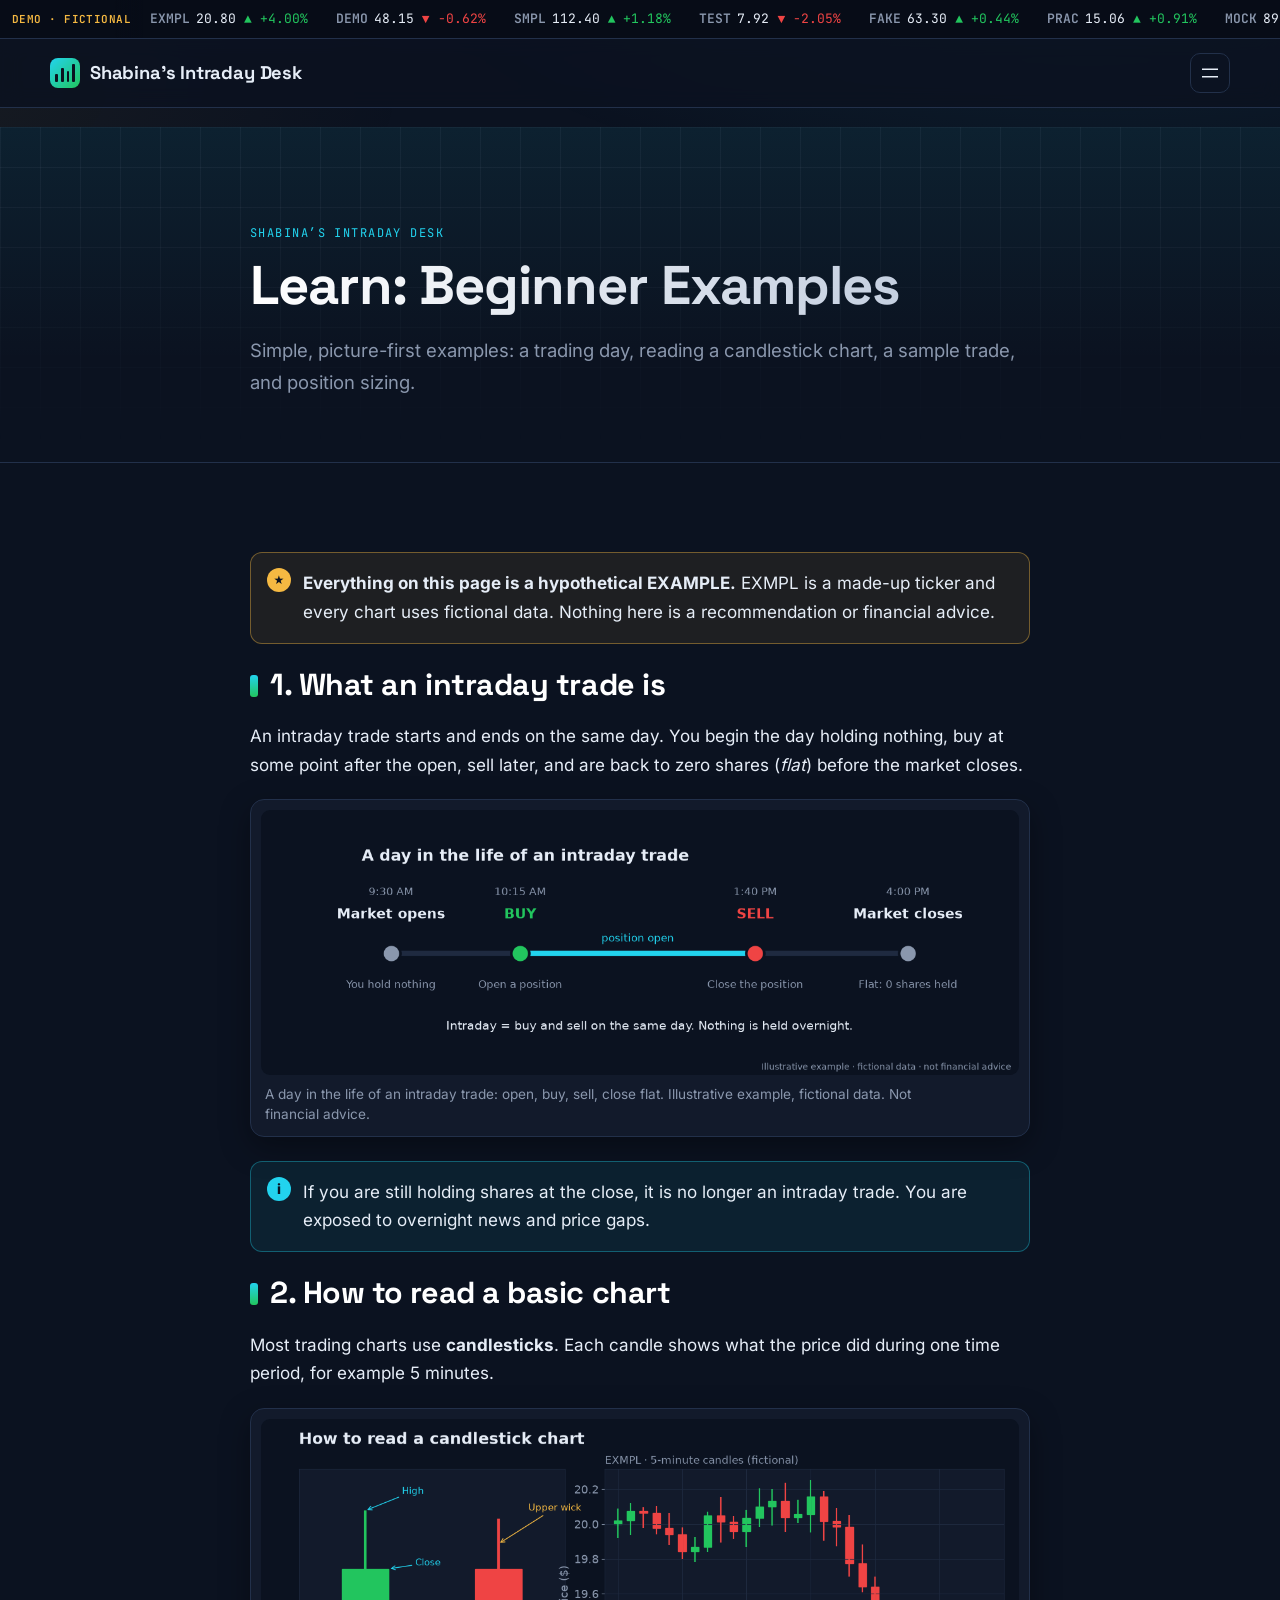
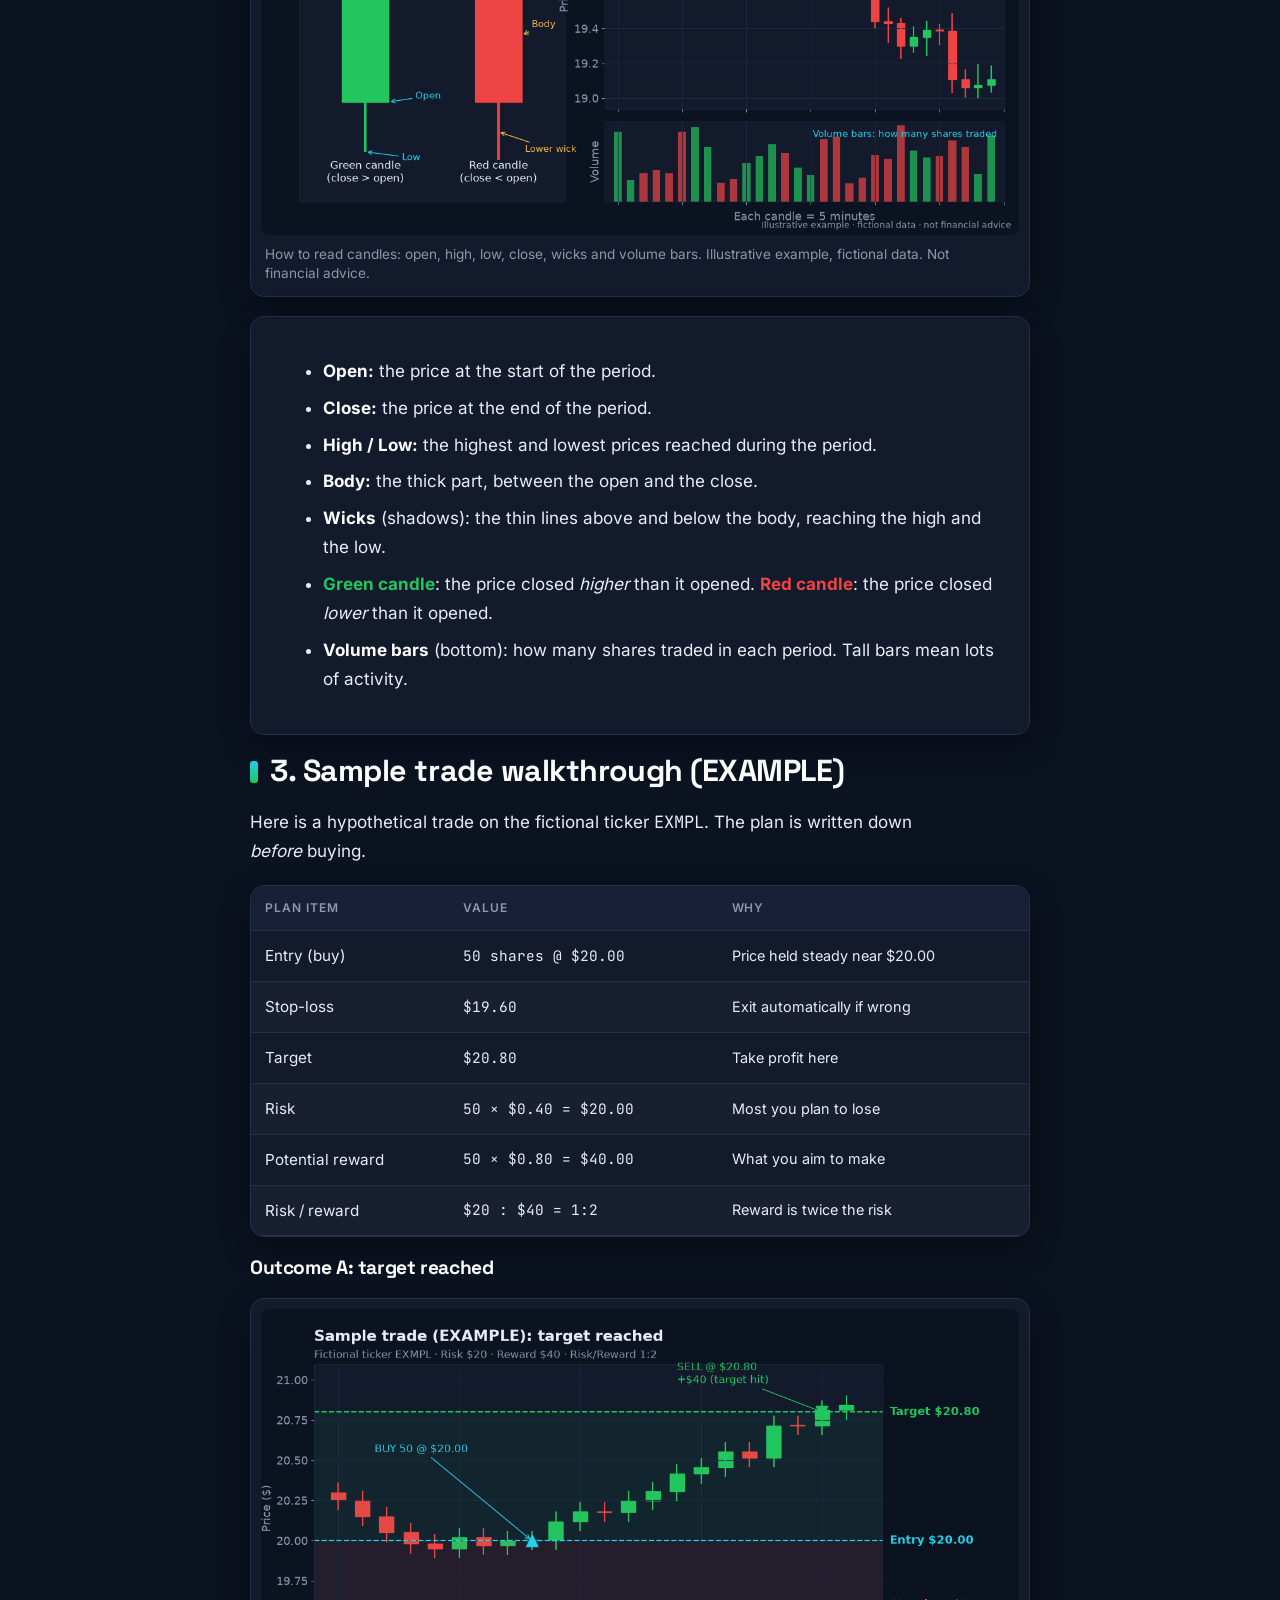
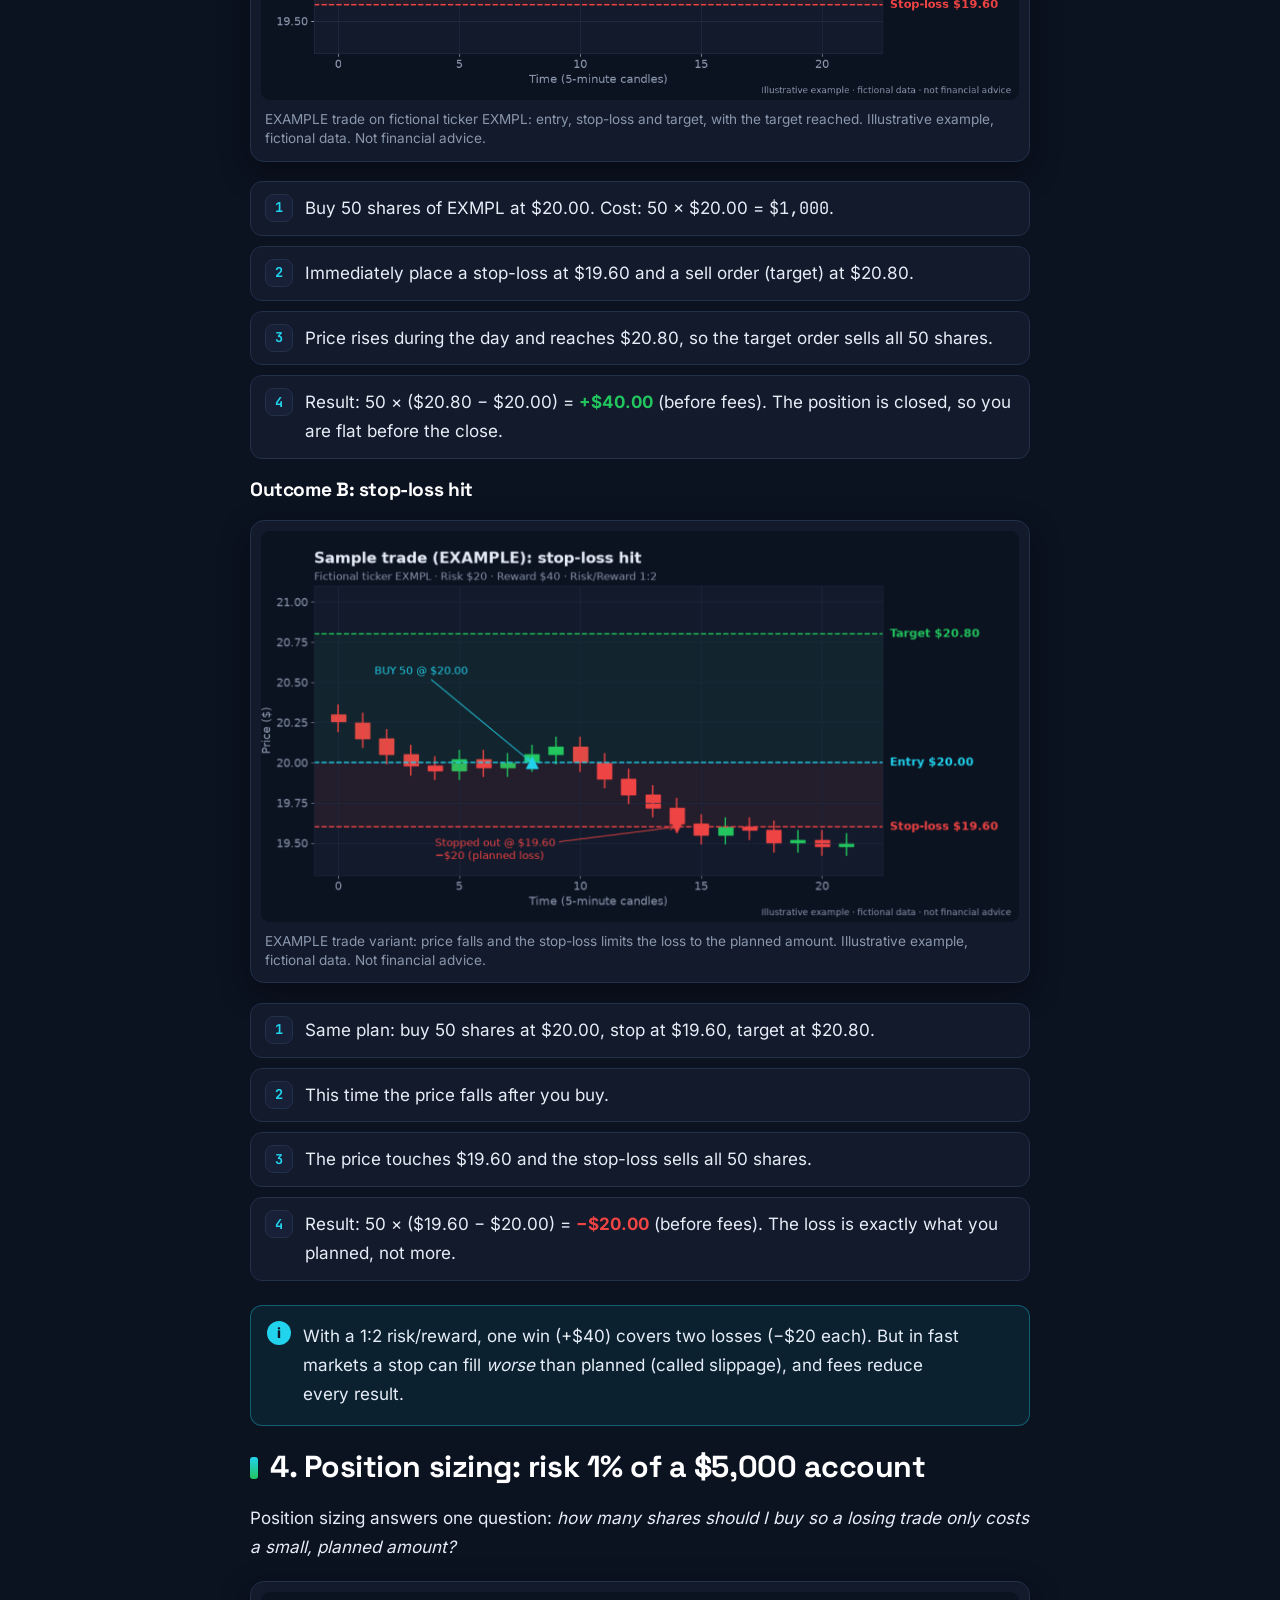
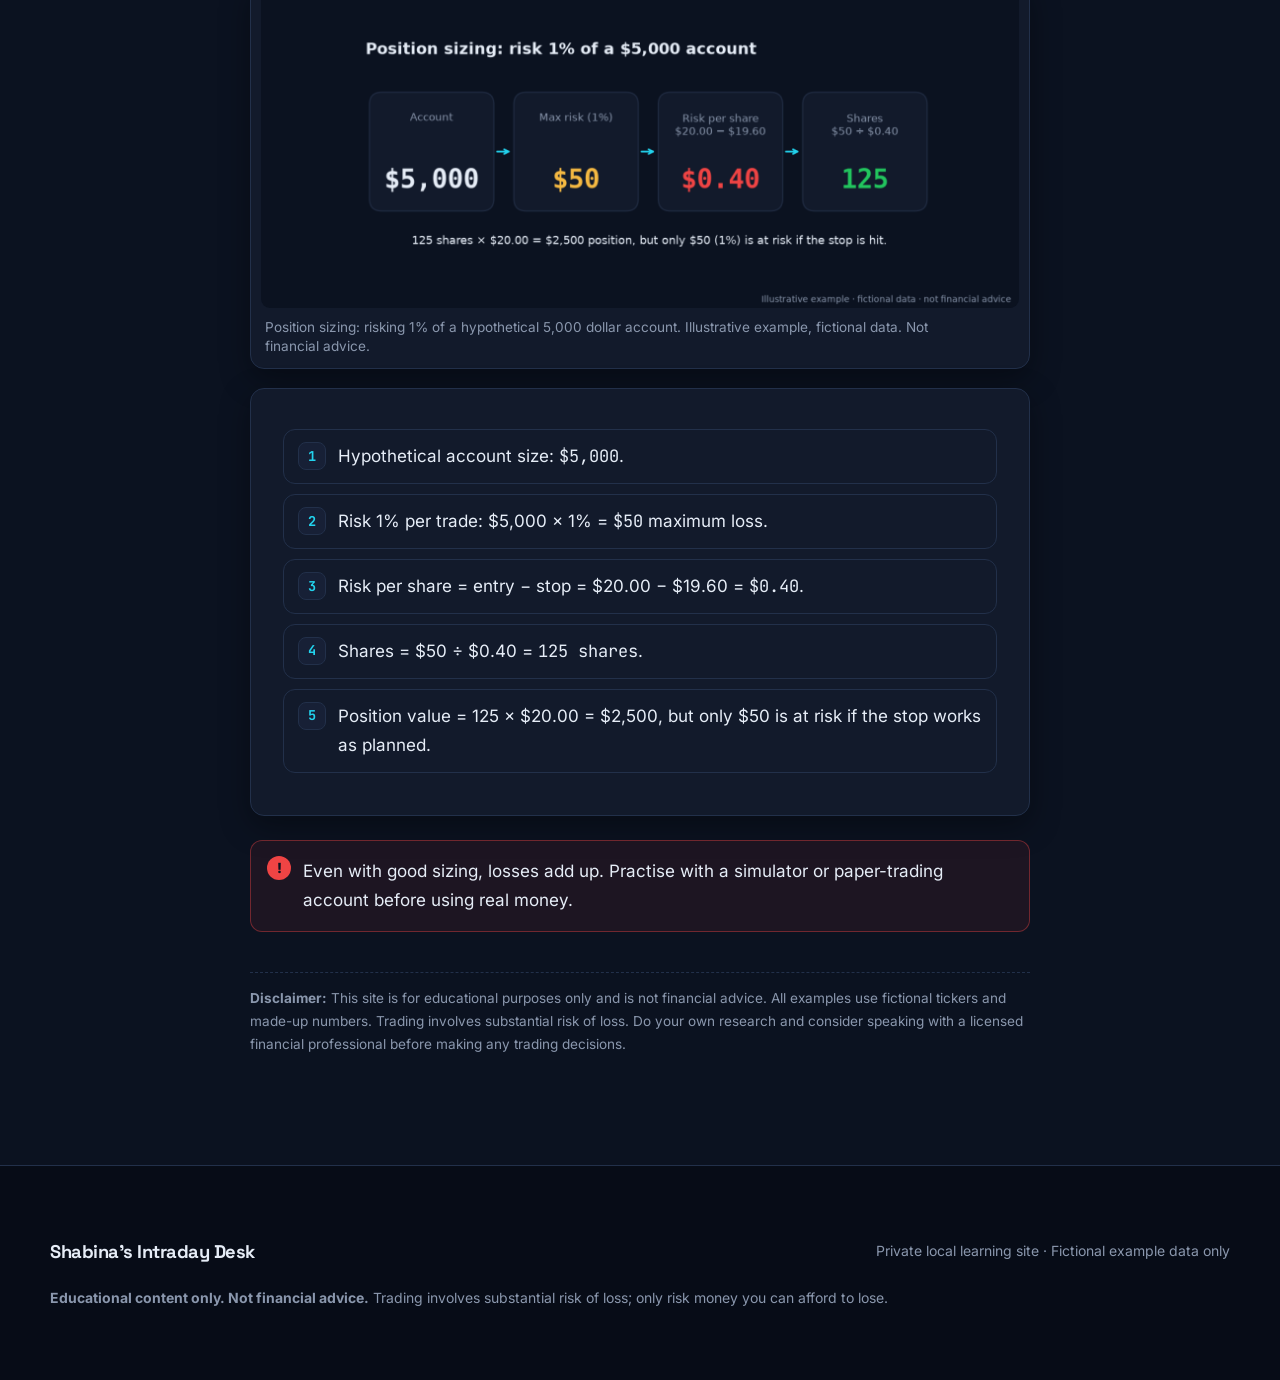
<file: learn-beginner-examples/index.html>
<!DOCTYPE html>
<html lang="en-US">
<head>
<meta name="robots" content="noindex, nofollow">
	<meta charset="UTF-8" />
	<meta name="viewport" content="width=device-width, initial-scale=1" />
<title>Learn: Beginner Examples &#8211; Shabina&#039;s Intraday Desk</title>
<style id="wp-img-auto-sizes-contain-inline-css">
img:is([sizes=auto i],[sizes^="auto," i]){contain-intrinsic-size:3000px 1500px}

</style>
<style id="wp-block-site-title-inline-css">
.wp-block-site-title{box-sizing:border-box}.wp-block-site-title :where(a){color:inherit;font-family:inherit;font-size:inherit;font-style:inherit;font-weight:inherit;letter-spacing:inherit;line-height:inherit;text-decoration:inherit}

</style>
<style id="wp-block-group-inline-css">
.wp-block-group{box-sizing:border-box}:where(.wp-block-group.wp-block-group-is-layout-constrained){position:relative}

</style>
<style id="wp-block-navigation-link-inline-css">
.wp-block-navigation .wp-block-navigation-item__label{overflow-wrap:break-word}.wp-block-navigation .wp-block-navigation-item__description{display:none}.link-ui-tools{outline:1px solid #f0f0f0;padding:8px}.link-ui-block-inserter{padding-top:8px}.link-ui-block-inserter__back{margin-left:8px;text-transform:uppercase}

</style>
<link rel='stylesheet' id='wp-block-navigation-css' href='../wp-includes/blocks/navigation/style.min.css' media='all' />
<style id="wp-block-paragraph-inline-css">
.is-small-text{font-size:.875em}.is-regular-text{font-size:1em}.is-large-text{font-size:2.25em}.is-larger-text{font-size:3em}.has-drop-cap:not(:focus):first-letter{float:left;font-size:8.4em;font-style:normal;font-weight:100;line-height:.68;margin:.05em .1em 0 0;text-transform:uppercase}body.rtl .has-drop-cap:not(:focus):first-letter{float:none;margin-left:.1em}p.has-drop-cap.has-background{overflow:hidden}:root :where(p.has-background){padding:1.25em 2.375em}:where(p.has-text-color:not(.has-link-color)) a{color:inherit}p.has-text-align-left[style*="writing-mode:vertical-lr"],p.has-text-align-right[style*="writing-mode:vertical-rl"]{rotate:180deg}

</style>
<style id="wp-block-post-title-inline-css">
.wp-block-post-title{box-sizing:border-box;word-break:break-word}.wp-block-post-title :where(a){display:inline-block;font-family:inherit;font-size:inherit;font-style:inherit;font-weight:inherit;letter-spacing:inherit;line-height:inherit;text-decoration:inherit}

</style>
<style id="wp-block-post-excerpt-inline-css">
:where(.wp-block-post-excerpt){box-sizing:border-box;margin-bottom:var(--wp--style--block-gap);margin-top:var(--wp--style--block-gap)}.wp-block-post-excerpt__excerpt{margin-bottom:0;margin-top:0}.wp-block-post-excerpt__more-text{margin-bottom:0;margin-top:var(--wp--style--block-gap)}.wp-block-post-excerpt__more-link{display:inline-block}

</style>
<style id="wp-block-heading-inline-css">
h1:where(.wp-block-heading).has-background,h2:where(.wp-block-heading).has-background,h3:where(.wp-block-heading).has-background,h4:where(.wp-block-heading).has-background,h5:where(.wp-block-heading).has-background,h6:where(.wp-block-heading).has-background{padding:1.25em 2.375em}h1.has-text-align-left[style*=writing-mode]:where([style*=vertical-lr]),h1.has-text-align-right[style*=writing-mode]:where([style*=vertical-rl]),h2.has-text-align-left[style*=writing-mode]:where([style*=vertical-lr]),h2.has-text-align-right[style*=writing-mode]:where([style*=vertical-rl]),h3.has-text-align-left[style*=writing-mode]:where([style*=vertical-lr]),h3.has-text-align-right[style*=writing-mode]:where([style*=vertical-rl]),h4.has-text-align-left[style*=writing-mode]:where([style*=vertical-lr]),h4.has-text-align-right[style*=writing-mode]:where([style*=vertical-rl]),h5.has-text-align-left[style*=writing-mode]:where([style*=vertical-lr]),h5.has-text-align-right[style*=writing-mode]:where([style*=vertical-rl]),h6.has-text-align-left[style*=writing-mode]:where([style*=vertical-lr]),h6.has-text-align-right[style*=writing-mode]:where([style*=vertical-rl]){rotate:180deg}

</style>
<style id="wp-block-image-inline-css">
.wp-block-image>a,.wp-block-image>figure>a{display:inline-block}.wp-block-image img{box-sizing:border-box;height:auto;max-width:100%;vertical-align:bottom}@media not (prefers-reduced-motion){.wp-block-image img.hide{visibility:hidden}.wp-block-image img.show{animation:show-content-image .4s}}.wp-block-image[style*=border-radius] img,.wp-block-image[style*=border-radius]>a{border-radius:inherit}.wp-block-image.has-custom-border img{box-sizing:border-box}.wp-block-image.aligncenter{text-align:center}.wp-block-image.alignfull>a,.wp-block-image.alignwide>a{width:100%}.wp-block-image.alignfull img,.wp-block-image.alignwide img{height:auto;width:100%}.wp-block-image .aligncenter,.wp-block-image .alignleft,.wp-block-image .alignright,.wp-block-image.aligncenter,.wp-block-image.alignleft,.wp-block-image.alignright{display:table}.wp-block-image .aligncenter>figcaption,.wp-block-image .alignleft>figcaption,.wp-block-image .alignright>figcaption,.wp-block-image.aligncenter>figcaption,.wp-block-image.alignleft>figcaption,.wp-block-image.alignright>figcaption{caption-side:bottom;display:table-caption}.wp-block-image .alignleft{float:left;margin:.5em 1em .5em 0}.wp-block-image .alignright{float:right;margin:.5em 0 .5em 1em}.wp-block-image .aligncenter{margin-left:auto;margin-right:auto}.wp-block-image :where(figcaption){margin-bottom:1em;margin-top:.5em}.wp-block-image.is-style-circle-mask img{border-radius:9999px}@supports ((-webkit-mask-image:none) or (mask-image:none)) or (-webkit-mask-image:none){.wp-block-image.is-style-circle-mask img{border-radius:0;-webkit-mask-image:url('data:image/svg+xml;utf8,<svg viewBox="0 0 100 100" xmlns="http://www.w3.org/2000/svg"><circle cx="50" cy="50" r="50"/></svg>');mask-image:url('data:image/svg+xml;utf8,<svg viewBox="0 0 100 100" xmlns="http://www.w3.org/2000/svg"><circle cx="50" cy="50" r="50"/></svg>');mask-mode:alpha;-webkit-mask-position:center;mask-position:center;-webkit-mask-repeat:no-repeat;mask-repeat:no-repeat;-webkit-mask-size:contain;mask-size:contain}}:root :where(.wp-block-image.is-style-rounded img,.wp-block-image .is-style-rounded img){border-radius:9999px}.wp-block-image figure{margin:0}.wp-lightbox-container{display:flex;flex-direction:column;position:relative}.wp-lightbox-container img{cursor:zoom-in}.wp-lightbox-container img:hover+button{opacity:1}.wp-lightbox-container button{align-items:center;backdrop-filter:blur(16px) saturate(180%);background-color:rgba(90,90,90,.25);border:none;border-radius:4px;cursor:zoom-in;display:flex;height:20px;justify-content:center;opacity:0;padding:0;position:absolute;right:16px;text-align:center;top:16px;width:20px;z-index:100}@media not (prefers-reduced-motion){.wp-lightbox-container button{transition:opacity .2s ease}}.wp-lightbox-container button:focus-visible{outline:3px auto rgba(90,90,90,.25);outline:3px auto -webkit-focus-ring-color;outline-offset:3px}.wp-lightbox-container button:hover{cursor:pointer;opacity:1}.wp-lightbox-container button:focus{opacity:1}.wp-lightbox-container button:focus,.wp-lightbox-container button:hover,.wp-lightbox-container button:not(:hover):not(:active):not(.has-background){background-color:rgba(90,90,90,.25);border:none}.wp-lightbox-overlay{box-sizing:border-box;cursor:zoom-out;height:100vh;left:0;overflow:hidden;position:fixed;top:0;visibility:hidden;width:100%;z-index:100000}.wp-lightbox-overlay .wp-lightbox-close-button{align-items:center;cursor:pointer;display:flex;font-family:inherit;gap:8px;justify-content:center;line-height:1;min-height:40px;min-width:40px;padding:0 4px;position:absolute;right:calc(env(safe-area-inset-right) + 16px);top:calc(env(safe-area-inset-top) + 16px);z-index:5000000}.wp-lightbox-overlay .wp-lightbox-close-button:focus,.wp-lightbox-overlay .wp-lightbox-close-button:hover,.wp-lightbox-overlay .wp-lightbox-close-button:not(:hover):not(:active):not(.has-background){background:none;border:none}.wp-lightbox-overlay .wp-lightbox-close-button:has(.wp-lightbox-close-text:not([hidden])) .wp-lightbox-close-icon svg{height:1em;width:1em}.wp-lightbox-overlay .wp-lightbox-close-icon svg{display:block}.wp-lightbox-overlay .wp-lightbox-navigation-button-next,.wp-lightbox-overlay .wp-lightbox-navigation-button-prev{align-items:center;bottom:16px;cursor:pointer;display:flex;font-family:inherit;gap:4px;justify-content:center;line-height:1;min-height:40px;min-width:40px;padding:0 8px;position:absolute;z-index:2000002}.wp-lightbox-overlay .wp-lightbox-navigation-button-next[hidden],.wp-lightbox-overlay .wp-lightbox-navigation-button-prev[hidden]{display:none}@media (min-width:960px){.wp-lightbox-overlay .wp-lightbox-navigation-button-next,.wp-lightbox-overlay .wp-lightbox-navigation-button-prev{bottom:50%;transform:translateY(-50%)}}.wp-lightbox-overlay .wp-lightbox-navigation-button-next:focus,.wp-lightbox-overlay .wp-lightbox-navigation-button-next:hover,.wp-lightbox-overlay .wp-lightbox-navigation-button-next:not(:hover):not(:active):not(.has-background),.wp-lightbox-overlay .wp-lightbox-navigation-button-prev:focus,.wp-lightbox-overlay .wp-lightbox-navigation-button-prev:hover,.wp-lightbox-overlay .wp-lightbox-navigation-button-prev:not(:hover):not(:active):not(.has-background){background:none;border:none;padding:0 8px}.wp-lightbox-overlay .wp-lightbox-navigation-button-next:has(.wp-lightbox-navigation-text:not([hidden])) .wp-lightbox-navigation-icon svg,.wp-lightbox-overlay .wp-lightbox-navigation-button-prev:has(.wp-lightbox-navigation-text:not([hidden])) .wp-lightbox-navigation-icon svg{display:block;height:1.5em;width:1.5em}.wp-lightbox-overlay .wp-lightbox-navigation-button-prev{left:calc(env(safe-area-inset-left) + 16px)}.wp-lightbox-overlay .wp-lightbox-navigation-button-next{right:calc(env(safe-area-inset-right) + 16px)}.wp-lightbox-overlay .wp-lightbox-navigation-icon svg{vertical-align:middle}.wp-lightbox-overlay .lightbox-image-container{height:var(--wp--lightbox-container-height);left:50%;overflow:hidden;position:absolute;top:50%;transform:translate(-50%,-50%);transform-origin:top left;width:var(--wp--lightbox-container-width);z-index:2000001}.wp-lightbox-overlay .wp-block-image{align-items:center;box-sizing:border-box;display:flex;height:100%;justify-content:center;margin:0;position:relative;transform-origin:0 0;width:100%;z-index:3000000}.wp-lightbox-overlay .wp-block-image img{height:var(--wp--lightbox-image-height);min-height:var(--wp--lightbox-image-height);min-width:var(--wp--lightbox-image-width);width:var(--wp--lightbox-image-width)}.wp-lightbox-overlay .wp-block-image figcaption{display:none}.wp-lightbox-overlay button{background:none;border:none}.wp-lightbox-overlay .scrim{background-color:#fff;height:100%;opacity:.9;position:absolute;width:100%;z-index:2000000}.wp-lightbox-overlay.active{visibility:visible}@media not (prefers-reduced-motion){.wp-lightbox-overlay.active{animation:turn-on-visibility .25s both}.wp-lightbox-overlay.active img{animation:turn-on-visibility .35s both}.wp-lightbox-overlay.show-closing-animation:not(.active){animation:turn-off-visibility .35s both}.wp-lightbox-overlay.show-closing-animation:not(.active) img{animation:turn-off-visibility .25s both}.wp-lightbox-overlay.zoom.active{animation:none;opacity:1;visibility:visible}.wp-lightbox-overlay.zoom.active .lightbox-image-container{animation:lightbox-zoom-in .4s}.wp-lightbox-overlay.zoom.active .lightbox-image-container img{animation:none}.wp-lightbox-overlay.zoom.active .scrim{animation:turn-on-visibility .4s forwards}.wp-lightbox-overlay.zoom.show-closing-animation:not(.active){animation:none}.wp-lightbox-overlay.zoom.show-closing-animation:not(.active) .lightbox-image-container{animation:lightbox-zoom-out .4s}.wp-lightbox-overlay.zoom.show-closing-animation:not(.active) .lightbox-image-container img{animation:none}.wp-lightbox-overlay.zoom.show-closing-animation:not(.active) .scrim{animation:turn-off-visibility .4s forwards}}@keyframes show-content-image{0%{visibility:hidden}99%{visibility:hidden}to{visibility:visible}}@keyframes turn-on-visibility{0%{opacity:0}to{opacity:1}}@keyframes turn-off-visibility{0%{opacity:1;visibility:visible}99%{opacity:0;visibility:visible}to{opacity:0;visibility:hidden}}@keyframes lightbox-zoom-in{0%{transform:translate(calc((-100vw + var(--wp--lightbox-scrollbar-width))/2 + var(--wp--lightbox-initial-left-position)),calc(-50vh + var(--wp--lightbox-initial-top-position))) scale(var(--wp--lightbox-scale))}to{transform:translate(-50%,-50%) scale(1)}}@keyframes lightbox-zoom-out{0%{transform:translate(-50%,-50%) scale(1);visibility:visible}99%{visibility:visible}to{transform:translate(calc((-100vw + var(--wp--lightbox-scrollbar-width))/2 + var(--wp--lightbox-initial-left-position)),calc(-50vh + var(--wp--lightbox-initial-top-position))) scale(var(--wp--lightbox-scale));visibility:hidden}}

</style>
<style id="wp-block-list-inline-css">
ol,ul{box-sizing:border-box}:root :where(.wp-block-list.has-background){padding:1.25em 2.375em}

				ul.is-style-checkmark-list {
					list-style-type: "\2713";
				}

				ul.is-style-checkmark-list li {
					padding-inline-start: 1ch;
				}

</style>
<style id="wp-block-table-inline-css">
.wp-block-table{overflow-x:auto}.wp-block-table table{border-collapse:collapse;width:100%}.wp-block-table thead{border-bottom:3px solid}.wp-block-table tfoot{border-top:3px solid}.wp-block-table td,.wp-block-table th{border:1px solid;padding:.5em}.wp-block-table .has-fixed-layout{table-layout:fixed;width:100%}.wp-block-table .has-fixed-layout td,.wp-block-table .has-fixed-layout th{word-break:break-word}.wp-block-table.aligncenter,.wp-block-table.alignleft,.wp-block-table.alignright{display:table;width:auto}.wp-block-table.aligncenter td,.wp-block-table.aligncenter th,.wp-block-table.alignleft td,.wp-block-table.alignleft th,.wp-block-table.alignright td,.wp-block-table.alignright th{word-break:break-word}.wp-block-table .has-subtle-light-gray-background-color{background-color:#f3f4f5}.wp-block-table .has-subtle-pale-green-background-color{background-color:#e9fbe5}.wp-block-table .has-subtle-pale-blue-background-color{background-color:#e7f5fe}.wp-block-table .has-subtle-pale-pink-background-color{background-color:#fcf0ef}.wp-block-table.is-style-stripes{background-color:transparent;border-collapse:inherit;border-spacing:0}.wp-block-table.is-style-stripes tbody tr:nth-child(odd){background-color:#f0f0f0}.wp-block-table.is-style-stripes.has-subtle-light-gray-background-color tbody tr:nth-child(odd){background-color:#f3f4f5}.wp-block-table.is-style-stripes.has-subtle-pale-green-background-color tbody tr:nth-child(odd){background-color:#e9fbe5}.wp-block-table.is-style-stripes.has-subtle-pale-blue-background-color tbody tr:nth-child(odd){background-color:#e7f5fe}.wp-block-table.is-style-stripes.has-subtle-pale-pink-background-color tbody tr:nth-child(odd){background-color:#fcf0ef}.wp-block-table.is-style-stripes td,.wp-block-table.is-style-stripes th{border-color:transparent}.wp-block-table.is-style-stripes{border-bottom:1px solid #f0f0f0}.wp-block-table .has-border-color td,.wp-block-table .has-border-color th,.wp-block-table .has-border-color tr,.wp-block-table .has-border-color>*{border-color:inherit}.wp-block-table table[style*=border-top-color] tr:first-child,.wp-block-table table[style*=border-top-color] tr:first-child td,.wp-block-table table[style*=border-top-color] tr:first-child th,.wp-block-table table[style*=border-top-color]>*,.wp-block-table table[style*=border-top-color]>* td,.wp-block-table table[style*=border-top-color]>* th{border-top-color:inherit}.wp-block-table table[style*=border-top-color] tr:not(:first-child){border-top-color:currentColor}.wp-block-table table[style*=border-right-color] td:last-child,.wp-block-table table[style*=border-right-color] th,.wp-block-table table[style*=border-right-color] tr,.wp-block-table table[style*=border-right-color]>*{border-right-color:inherit}.wp-block-table table[style*=border-bottom-color] tr:last-child,.wp-block-table table[style*=border-bottom-color] tr:last-child td,.wp-block-table table[style*=border-bottom-color] tr:last-child th,.wp-block-table table[style*=border-bottom-color]>*,.wp-block-table table[style*=border-bottom-color]>* td,.wp-block-table table[style*=border-bottom-color]>* th{border-bottom-color:inherit}.wp-block-table table[style*=border-bottom-color] tr:not(:last-child){border-bottom-color:currentColor}.wp-block-table table[style*=border-left-color] td:first-child,.wp-block-table table[style*=border-left-color] th,.wp-block-table table[style*=border-left-color] tr,.wp-block-table table[style*=border-left-color]>*{border-left-color:inherit}.wp-block-table table[style*=border-style] td,.wp-block-table table[style*=border-style] th,.wp-block-table table[style*=border-style] tr,.wp-block-table table[style*=border-style]>*{border-style:inherit}.wp-block-table table[style*=border-width] td,.wp-block-table table[style*=border-width] th,.wp-block-table table[style*=border-width] tr,.wp-block-table table[style*=border-width]>*{border-style:inherit;border-width:inherit}

</style>
<style id="wp-block-post-content-inline-css">
.wp-block-post-content{display:flow-root}

</style>
<style id="wp-emoji-styles-inline-css">

	img.wp-smiley, img.emoji {
		display: inline !important;
		border: none !important;
		box-shadow: none !important;
		height: 1em !important;
		width: 1em !important;
		margin: 0 0.07em !important;
		vertical-align: -0.1em !important;
		background: none !important;
		padding: 0 !important;
	}

</style>
<style id="wp-block-library-inline-css">
:root{--wp-block-synced-color:#7a00df;--wp-block-synced-color--rgb:122,0,223;--wp-bound-block-color:var(--wp-block-synced-color);--wp-editor-canvas-background:#ddd;--wp-admin-theme-color:#007cba;--wp-admin-theme-color--rgb:0,124,186;--wp-admin-theme-color-darker-10:#006ba1;--wp-admin-theme-color-darker-10--rgb:0,107,160.5;--wp-admin-theme-color-darker-20:#005a87;--wp-admin-theme-color-darker-20--rgb:0,90,135;--wp-admin-border-width-focus:2px}@media (min-resolution:192dpi){:root{--wp-admin-border-width-focus:1.5px}}.wp-element-button{cursor:pointer}:root .has-very-light-gray-background-color{background-color:#eee}:root .has-very-dark-gray-background-color{background-color:#313131}:root .has-very-light-gray-color{color:#eee}:root .has-very-dark-gray-color{color:#313131}:root .has-vivid-green-cyan-to-vivid-cyan-blue-gradient-background{background:linear-gradient(135deg,#00d084,#0693e3)}:root .has-purple-crush-gradient-background{background:linear-gradient(135deg,#34e2e4,#4721fb 50%,#ab1dfe)}:root .has-hazy-dawn-gradient-background{background:linear-gradient(135deg,#faaca8,#dad0ec)}:root .has-subdued-olive-gradient-background{background:linear-gradient(135deg,#fafae1,#67a671)}:root .has-atomic-cream-gradient-background{background:linear-gradient(135deg,#fdd79a,#004a59)}:root .has-nightshade-gradient-background{background:linear-gradient(135deg,#330968,#31cdcf)}:root .has-midnight-gradient-background{background:linear-gradient(135deg,#020381,#2874fc)}:root{--wp--preset--font-size--normal:16px;--wp--preset--font-size--huge:42px}.has-regular-font-size{font-size:1em}.has-larger-font-size{font-size:2.625em}.has-normal-font-size{font-size:var(--wp--preset--font-size--normal)}.has-huge-font-size{font-size:var(--wp--preset--font-size--huge)}:root .has-text-align-center{text-align:center}:root .has-text-align-left{text-align:left}:root .has-text-align-right{text-align:right}.has-fit-text{white-space:nowrap!important}#end-resizable-editor-section{display:none}.aligncenter{clear:both}.items-justified-left{justify-content:flex-start}.items-justified-center{justify-content:center}.items-justified-right{justify-content:flex-end}.items-justified-space-between{justify-content:space-between}.screen-reader-text{word-wrap:normal!important;border:0;clip-path:inset(50%);height:1px;margin:-1px;overflow:hidden;padding:0;position:absolute;width:1px;word-break:normal!important}.screen-reader-text:focus{background-color:#ddd;clip-path:none;color:#444;display:block;font-size:1em;height:auto;left:5px;line-height:normal;padding:15px 23px 14px;text-decoration:none;top:5px;width:auto;z-index:100000}html :where(.has-border-color){border-style:solid}html :where([style^=border-color],[style*=";border-color"],[style*="; border-color"]){border-style:solid}html :where([style^=border-top-color],[style*=";border-top-color"],[style*="; border-top-color"]){border-top-style:solid}html :where([style^=border-right-color],[style*=";border-right-color"],[style*="; border-right-color"]){border-right-style:solid}html :where([style^=border-bottom-color],[style*=";border-bottom-color"],[style*="; border-bottom-color"]){border-bottom-style:solid}html :where([style^=border-left-color],[style*=";border-left-color"],[style*="; border-left-color"]){border-left-style:solid}html :where([style^=border-width],[style*=";border-width"],[style*="; border-width"]){border-style:solid}html :where([style^=border-top-width],[style*=";border-top-width"],[style*="; border-top-width"]){border-top-style:solid}html :where([style^=border-right-width],[style*=";border-right-width"],[style*="; border-right-width"]){border-right-style:solid}html :where([style^=border-bottom-width],[style*=";border-bottom-width"],[style*="; border-bottom-width"]){border-bottom-style:solid}html :where([style^=border-left-width],[style*=";border-left-width"],[style*="; border-left-width"]){border-left-style:solid}html :where(img[class*=wp-image-]){height:auto;max-width:100%}:where(figure){margin:0 0 1em}html :where(.is-position-sticky){--wp-admin--admin-bar--position-offset:var(--wp-admin--admin-bar--height,0px)}@media screen and (max-width:600px){html :where(.is-position-sticky){--wp-admin--admin-bar--position-offset:0px}}

</style>
<style id="global-styles-inline-css">
:root{--wp--preset--aspect-ratio--square: 1;--wp--preset--aspect-ratio--4-3: 4/3;--wp--preset--aspect-ratio--3-4: 3/4;--wp--preset--aspect-ratio--3-2: 3/2;--wp--preset--aspect-ratio--2-3: 2/3;--wp--preset--aspect-ratio--16-9: 16/9;--wp--preset--aspect-ratio--9-16: 9/16;--wp--preset--color--black: #000000;--wp--preset--color--cyan-bluish-gray: #abb8c3;--wp--preset--color--white: #ffffff;--wp--preset--color--pale-pink: #f78da7;--wp--preset--color--vivid-red: #cf2e2e;--wp--preset--color--luminous-vivid-orange: #ff6900;--wp--preset--color--luminous-vivid-amber: #fcb900;--wp--preset--color--light-green-cyan: #7bdcb5;--wp--preset--color--vivid-green-cyan: #00d084;--wp--preset--color--pale-cyan-blue: #8ed1fc;--wp--preset--color--vivid-cyan-blue: #0693e3;--wp--preset--color--vivid-purple: #9b51e0;--wp--preset--color--base: #0B1220;--wp--preset--color--contrast: #E6EDF7;--wp--preset--color--accent-1: #22D3EE;--wp--preset--color--accent-2: #F5B942;--wp--preset--color--accent-3: #121A2B;--wp--preset--color--accent-4: #8A97AD;--wp--preset--color--accent-5: #22304A;--wp--preset--color--accent-6: #172036;--wp--preset--color--gain: #22C55E;--wp--preset--color--loss: #EF4444;--wp--preset--gradient--vivid-cyan-blue-to-vivid-purple: linear-gradient(135deg,rgb(6,147,227) 0%,rgb(155,81,224) 100%);--wp--preset--gradient--light-green-cyan-to-vivid-green-cyan: linear-gradient(135deg,rgb(122,220,180) 0%,rgb(0,208,130) 100%);--wp--preset--gradient--luminous-vivid-amber-to-luminous-vivid-orange: linear-gradient(135deg,rgb(252,185,0) 0%,rgb(255,105,0) 100%);--wp--preset--gradient--luminous-vivid-orange-to-vivid-red: linear-gradient(135deg,rgb(255,105,0) 0%,rgb(207,46,46) 100%);--wp--preset--gradient--very-light-gray-to-cyan-bluish-gray: linear-gradient(135deg,rgb(238,238,238) 0%,rgb(169,184,195) 100%);--wp--preset--gradient--cool-to-warm-spectrum: linear-gradient(135deg,rgb(74,234,220) 0%,rgb(151,120,209) 20%,rgb(207,42,186) 40%,rgb(238,44,130) 60%,rgb(251,105,98) 80%,rgb(254,248,76) 100%);--wp--preset--gradient--blush-light-purple: linear-gradient(135deg,rgb(255,206,236) 0%,rgb(152,150,240) 100%);--wp--preset--gradient--blush-bordeaux: linear-gradient(135deg,rgb(254,205,165) 0%,rgb(254,45,45) 50%,rgb(107,0,62) 100%);--wp--preset--gradient--luminous-dusk: linear-gradient(135deg,rgb(255,203,112) 0%,rgb(199,81,192) 50%,rgb(65,88,208) 100%);--wp--preset--gradient--pale-ocean: linear-gradient(135deg,rgb(255,245,203) 0%,rgb(182,227,212) 50%,rgb(51,167,181) 100%);--wp--preset--gradient--electric-grass: linear-gradient(135deg,rgb(202,248,128) 0%,rgb(113,206,126) 100%);--wp--preset--gradient--midnight: linear-gradient(135deg,rgb(2,3,129) 0%,rgb(40,116,252) 100%);--wp--preset--font-size--small: 0.875rem;--wp--preset--font-size--medium: clamp(1rem, 1rem + ((1vw - 0.2rem) * 0.233), 1.125rem);--wp--preset--font-size--large: clamp(1.125rem, 1.125rem + ((1vw - 0.2rem) * 0.465), 1.375rem);--wp--preset--font-size--x-large: clamp(1.75rem, 1.75rem + ((1vw - 0.2rem) * 0.465), 2rem);--wp--preset--font-size--xx-large: clamp(2.15rem, 2.15rem + ((1vw - 0.2rem) * 1.581), 3rem);--wp--preset--font-family--body: Inter, system-ui, sans-serif;--wp--preset--font-family--display: "Space Grotesk", Inter, sans-serif;--wp--preset--font-family--mono: "JetBrains Mono", ui-monospace, monospace;--wp--preset--spacing--20: 10px;--wp--preset--spacing--30: 20px;--wp--preset--spacing--40: 30px;--wp--preset--spacing--50: clamp(30px, 5vw, 50px);--wp--preset--spacing--60: clamp(30px, 7vw, 70px);--wp--preset--spacing--70: clamp(50px, 7vw, 90px);--wp--preset--spacing--80: clamp(70px, 10vw, 140px);--wp--preset--shadow--natural: 6px 6px 9px rgba(0, 0, 0, 0.2);--wp--preset--shadow--deep: 12px 12px 50px rgba(0, 0, 0, 0.4);--wp--preset--shadow--sharp: 6px 6px 0px rgba(0, 0, 0, 0.2);--wp--preset--shadow--outlined: 6px 6px 0px -3px rgb(255, 255, 255), 6px 6px rgb(0, 0, 0);--wp--preset--shadow--crisp: 6px 6px 0px rgb(0, 0, 0);}.wp-block-button{--wp--preset--dimension--25: 25%;--wp--preset--dimension--50: 50%;--wp--preset--dimension--75: 75%;--wp--preset--dimension--100: 100%;}:root { --wp--style--global--content-size: 780px;--wp--style--global--wide-size: 1180px; }:where(body) { margin: 0; }.wp-site-blocks { padding-top: var(--wp--style--root--padding-top); padding-bottom: var(--wp--style--root--padding-bottom); }.has-global-padding { padding-right: var(--wp--style--root--padding-right); padding-left: var(--wp--style--root--padding-left); }.has-global-padding > .alignfull { margin-right: calc(var(--wp--style--root--padding-right) * -1); margin-left: calc(var(--wp--style--root--padding-left) * -1); }.has-global-padding :where(:not(.alignfull.is-layout-flow) > .has-global-padding:not(.wp-block-block, .alignfull)) { padding-right: 0; padding-left: 0; }.has-global-padding :where(:not(.alignfull.is-layout-flow) > .has-global-padding:not(.wp-block-block, .alignfull)) > .alignfull { margin-left: 0; margin-right: 0; }.wp-site-blocks > .alignleft { float: left; margin-right: 2em; }.wp-site-blocks > .alignright { float: right; margin-left: 2em; }.wp-site-blocks > .aligncenter { justify-content: center; margin-left: auto; margin-right: auto; }:where(.wp-site-blocks) > * { margin-block-start: 1.2rem; margin-block-end: 0; }:where(.wp-site-blocks) > :first-child { margin-block-start: 0; }:where(.wp-site-blocks) > :last-child { margin-block-end: 0; }:root { --wp--style--block-gap: 1.2rem; }:root :where(.is-layout-flow) > :first-child{margin-block-start: 0;}:root :where(.is-layout-flow) > :last-child{margin-block-end: 0;}:root :where(.is-layout-flow) > *{margin-block-start: 1.2rem;margin-block-end: 0;}:root :where(.is-layout-constrained) > :first-child{margin-block-start: 0;}:root :where(.is-layout-constrained) > :last-child{margin-block-end: 0;}:root :where(.is-layout-constrained) > *{margin-block-start: 1.2rem;margin-block-end: 0;}:root :where(.is-layout-flex){gap: 1.2rem;}:root :where(.is-layout-grid){gap: 1.2rem;}.is-layout-flow > .alignleft{float: left;margin-inline-start: 0;margin-inline-end: 2em;}.is-layout-flow > .alignright{float: right;margin-inline-start: 2em;margin-inline-end: 0;}.is-layout-flow > .aligncenter{margin-left: auto !important;margin-right: auto !important;}.is-layout-constrained > .alignleft{float: left;margin-inline-start: 0;margin-inline-end: 2em;}.is-layout-constrained > .alignright{float: right;margin-inline-start: 2em;margin-inline-end: 0;}.is-layout-constrained > .aligncenter{margin-left: auto !important;margin-right: auto !important;}.is-layout-constrained > :where(:not(.alignleft):not(.alignright):not(.alignfull)){max-width: var(--wp--style--global--content-size);margin-left: auto !important;margin-right: auto !important;}.is-layout-constrained > .alignwide{max-width: var(--wp--style--global--wide-size);}body .is-layout-flex{display: flex;}.is-layout-flex{flex-wrap: wrap;align-items: center;}.is-layout-flex > :is(*, div){margin: 0;}body .is-layout-grid{display: grid;}.is-layout-grid > :is(*, div){margin: 0;}body{background-color: var(--wp--preset--color--base);color: var(--wp--preset--color--contrast);font-family: var(--wp--preset--font-family--body);font-size: clamp(0.875rem, 0.875rem + ((1vw - 0.2rem) * 0.35), 1.063rem);font-weight: 400;letter-spacing: 0;line-height: 1.7;--wp--style--root--padding-top: 0px;--wp--style--root--padding-right: var(--wp--preset--spacing--50);--wp--style--root--padding-bottom: 0px;--wp--style--root--padding-left: var(--wp--preset--spacing--50);}a:where(:not(.wp-element-button)){color: var(--wp--preset--color--accent-1);}:root :where(a:where(:not(.wp-element-button)):hover){color: #67E8F9;text-decoration: none;}h1, h2, h3, h4, h5, h6{color: #FFFFFF;font-family: var(--wp--preset--font-family--display);font-weight: 700;letter-spacing: -0.02em;line-height: 1.15;}h1{font-size: clamp(2.2rem,5vw,3.4rem);}h2{font-size: clamp(1.45rem,3vw,1.9rem);margin-top: 2.6rem;}h3{font-size: clamp(0.875rem, 0.875rem + ((1vw - 0.2rem) * 0.605), 1.2rem);}h4{font-size: var(--wp--preset--font-size--medium);}h5{font-size: var(--wp--preset--font-size--small);letter-spacing: 0.5px;}h6{font-size: var(--wp--preset--font-size--small);font-weight: 700;letter-spacing: 1.4px;text-transform: uppercase;}:root :where(.wp-element-button, .wp-block-button__link){background-color: var(--wp--preset--color--accent-1);border-width: 0;color: #06111F;font-family: inherit;font-size: var(--wp--preset--font-size--medium);font-style: inherit;font-weight: inherit;letter-spacing: inherit;line-height: inherit;padding-top: 1rem;padding-right: 2.25rem;padding-bottom: 1rem;padding-left: 2.25rem;text-decoration: none;text-transform: inherit;}:root :where(.wp-element-button:hover, .wp-block-button__link:hover){background-color: color-mix(in srgb, var(--wp--preset--color--contrast) 85%, transparent);border-color: transparent;color: var(--wp--preset--color--base);}:root :where(.wp-element-button:focus, .wp-block-button__link:focus){outline-color: var(--wp--preset--color--accent-4);outline-offset: 2px;}:root :where(.wp-element-caption, .wp-block-audio figcaption, .wp-block-embed figcaption, .wp-block-gallery figcaption, .wp-block-image figcaption, .wp-block-table figcaption, .wp-block-video figcaption){color: var(--wp--preset--color--accent-4);font-size: var(--wp--preset--font-size--small);line-height: 1.4;}.has-black-color{color: var(--wp--preset--color--black) !important;}.has-cyan-bluish-gray-color{color: var(--wp--preset--color--cyan-bluish-gray) !important;}.has-white-color{color: var(--wp--preset--color--white) !important;}.has-pale-pink-color{color: var(--wp--preset--color--pale-pink) !important;}.has-vivid-red-color{color: var(--wp--preset--color--vivid-red) !important;}.has-luminous-vivid-orange-color{color: var(--wp--preset--color--luminous-vivid-orange) !important;}.has-luminous-vivid-amber-color{color: var(--wp--preset--color--luminous-vivid-amber) !important;}.has-light-green-cyan-color{color: var(--wp--preset--color--light-green-cyan) !important;}.has-vivid-green-cyan-color{color: var(--wp--preset--color--vivid-green-cyan) !important;}.has-pale-cyan-blue-color{color: var(--wp--preset--color--pale-cyan-blue) !important;}.has-vivid-cyan-blue-color{color: var(--wp--preset--color--vivid-cyan-blue) !important;}.has-vivid-purple-color{color: var(--wp--preset--color--vivid-purple) !important;}.has-base-color{color: var(--wp--preset--color--base) !important;}.has-contrast-color{color: var(--wp--preset--color--contrast) !important;}.has-accent-1-color{color: var(--wp--preset--color--accent-1) !important;}.has-accent-2-color{color: var(--wp--preset--color--accent-2) !important;}.has-accent-3-color{color: var(--wp--preset--color--accent-3) !important;}.has-accent-4-color{color: var(--wp--preset--color--accent-4) !important;}.has-accent-5-color{color: var(--wp--preset--color--accent-5) !important;}.has-accent-6-color{color: var(--wp--preset--color--accent-6) !important;}.has-gain-color{color: var(--wp--preset--color--gain) !important;}.has-loss-color{color: var(--wp--preset--color--loss) !important;}.has-black-background-color{background-color: var(--wp--preset--color--black) !important;}.has-cyan-bluish-gray-background-color{background-color: var(--wp--preset--color--cyan-bluish-gray) !important;}.has-white-background-color{background-color: var(--wp--preset--color--white) !important;}.has-pale-pink-background-color{background-color: var(--wp--preset--color--pale-pink) !important;}.has-vivid-red-background-color{background-color: var(--wp--preset--color--vivid-red) !important;}.has-luminous-vivid-orange-background-color{background-color: var(--wp--preset--color--luminous-vivid-orange) !important;}.has-luminous-vivid-amber-background-color{background-color: var(--wp--preset--color--luminous-vivid-amber) !important;}.has-light-green-cyan-background-color{background-color: var(--wp--preset--color--light-green-cyan) !important;}.has-vivid-green-cyan-background-color{background-color: var(--wp--preset--color--vivid-green-cyan) !important;}.has-pale-cyan-blue-background-color{background-color: var(--wp--preset--color--pale-cyan-blue) !important;}.has-vivid-cyan-blue-background-color{background-color: var(--wp--preset--color--vivid-cyan-blue) !important;}.has-vivid-purple-background-color{background-color: var(--wp--preset--color--vivid-purple) !important;}.has-base-background-color{background-color: var(--wp--preset--color--base) !important;}.has-contrast-background-color{background-color: var(--wp--preset--color--contrast) !important;}.has-accent-1-background-color{background-color: var(--wp--preset--color--accent-1) !important;}.has-accent-2-background-color{background-color: var(--wp--preset--color--accent-2) !important;}.has-accent-3-background-color{background-color: var(--wp--preset--color--accent-3) !important;}.has-accent-4-background-color{background-color: var(--wp--preset--color--accent-4) !important;}.has-accent-5-background-color{background-color: var(--wp--preset--color--accent-5) !important;}.has-accent-6-background-color{background-color: var(--wp--preset--color--accent-6) !important;}.has-gain-background-color{background-color: var(--wp--preset--color--gain) !important;}.has-loss-background-color{background-color: var(--wp--preset--color--loss) !important;}.has-black-border-color{border-color: var(--wp--preset--color--black) !important;}.has-cyan-bluish-gray-border-color{border-color: var(--wp--preset--color--cyan-bluish-gray) !important;}.has-white-border-color{border-color: var(--wp--preset--color--white) !important;}.has-pale-pink-border-color{border-color: var(--wp--preset--color--pale-pink) !important;}.has-vivid-red-border-color{border-color: var(--wp--preset--color--vivid-red) !important;}.has-luminous-vivid-orange-border-color{border-color: var(--wp--preset--color--luminous-vivid-orange) !important;}.has-luminous-vivid-amber-border-color{border-color: var(--wp--preset--color--luminous-vivid-amber) !important;}.has-light-green-cyan-border-color{border-color: var(--wp--preset--color--light-green-cyan) !important;}.has-vivid-green-cyan-border-color{border-color: var(--wp--preset--color--vivid-green-cyan) !important;}.has-pale-cyan-blue-border-color{border-color: var(--wp--preset--color--pale-cyan-blue) !important;}.has-vivid-cyan-blue-border-color{border-color: var(--wp--preset--color--vivid-cyan-blue) !important;}.has-vivid-purple-border-color{border-color: var(--wp--preset--color--vivid-purple) !important;}.has-base-border-color{border-color: var(--wp--preset--color--base) !important;}.has-contrast-border-color{border-color: var(--wp--preset--color--contrast) !important;}.has-accent-1-border-color{border-color: var(--wp--preset--color--accent-1) !important;}.has-accent-2-border-color{border-color: var(--wp--preset--color--accent-2) !important;}.has-accent-3-border-color{border-color: var(--wp--preset--color--accent-3) !important;}.has-accent-4-border-color{border-color: var(--wp--preset--color--accent-4) !important;}.has-accent-5-border-color{border-color: var(--wp--preset--color--accent-5) !important;}.has-accent-6-border-color{border-color: var(--wp--preset--color--accent-6) !important;}.has-gain-border-color{border-color: var(--wp--preset--color--gain) !important;}.has-loss-border-color{border-color: var(--wp--preset--color--loss) !important;}.has-vivid-cyan-blue-to-vivid-purple-gradient-background{background: var(--wp--preset--gradient--vivid-cyan-blue-to-vivid-purple) !important;}.has-light-green-cyan-to-vivid-green-cyan-gradient-background{background: var(--wp--preset--gradient--light-green-cyan-to-vivid-green-cyan) !important;}.has-luminous-vivid-amber-to-luminous-vivid-orange-gradient-background{background: var(--wp--preset--gradient--luminous-vivid-amber-to-luminous-vivid-orange) !important;}.has-luminous-vivid-orange-to-vivid-red-gradient-background{background: var(--wp--preset--gradient--luminous-vivid-orange-to-vivid-red) !important;}.has-very-light-gray-to-cyan-bluish-gray-gradient-background{background: var(--wp--preset--gradient--very-light-gray-to-cyan-bluish-gray) !important;}.has-cool-to-warm-spectrum-gradient-background{background: var(--wp--preset--gradient--cool-to-warm-spectrum) !important;}.has-blush-light-purple-gradient-background{background: var(--wp--preset--gradient--blush-light-purple) !important;}.has-blush-bordeaux-gradient-background{background: var(--wp--preset--gradient--blush-bordeaux) !important;}.has-luminous-dusk-gradient-background{background: var(--wp--preset--gradient--luminous-dusk) !important;}.has-pale-ocean-gradient-background{background: var(--wp--preset--gradient--pale-ocean) !important;}.has-electric-grass-gradient-background{background: var(--wp--preset--gradient--electric-grass) !important;}.has-midnight-gradient-background{background: var(--wp--preset--gradient--midnight) !important;}.has-small-font-size{font-size: var(--wp--preset--font-size--small) !important;}.has-medium-font-size{font-size: var(--wp--preset--font-size--medium) !important;}.has-large-font-size{font-size: var(--wp--preset--font-size--large) !important;}.has-x-large-font-size{font-size: var(--wp--preset--font-size--x-large) !important;}.has-xx-large-font-size{font-size: var(--wp--preset--font-size--xx-large) !important;}.has-body-font-family{font-family: var(--wp--preset--font-family--body) !important;}.has-display-font-family{font-family: var(--wp--preset--font-family--display) !important;}.has-mono-font-family{font-family: var(--wp--preset--font-family--mono) !important;}
:root :where(.wp-block-post-title){font-family: var(--wp--preset--font-family--display);}
:root :where(.wp-block-post-title a:where(:not(.wp-element-button))){text-decoration: none;}
:root :where(.wp-block-post-title a:where(:not(.wp-element-button)):hover){text-decoration: underline;}
:root :where(.wp-block-site-title){font-family: var(--wp--preset--font-family--display);font-size: clamp(0.875rem, 0.875rem + ((1vw - 0.2rem) * 0.512), 1.15rem);font-weight: 700;letter-spacing: -.5px;}
:root :where(.wp-block-site-title a:where(:not(.wp-element-button))){text-decoration: none;}
:root :where(.wp-block-site-title a:where(:not(.wp-element-button)):hover){text-decoration: underline;}
:root :where(.wp-block-navigation){font-size: clamp(0.875rem, 0.875rem + ((1vw - 0.2rem) * 0.14), 0.95rem);font-weight: 500;}
:root :where(.wp-block-navigation a:where(:not(.wp-element-button))){text-decoration: none;}
:root :where(.wp-block-navigation a:where(:not(.wp-element-button)):hover){text-decoration: underline;}
:root :where(.wp-block-list li){margin-top: 0.5rem;}

</style>
<style id="core-block-supports-inline-css">
.wp-container-core-group-is-layout-3a88641f{flex-wrap:nowrap;}.wp-container-core-navigation-is-layout-03cbc9f5{gap:4px;justify-content:flex-end;}.wp-container-core-group-is-layout-09bbf82f{flex-wrap:nowrap;justify-content:space-between;}.wp-container-core-group-is-layout-655f5829 > :where(:not(.alignleft):not(.alignright):not(.alignfull)){max-width:1180px;margin-left:auto !important;margin-right:auto !important;}.wp-container-core-group-is-layout-655f5829 > .alignwide{max-width:1180px;}.wp-container-core-group-is-layout-655f5829 .alignfull{max-width:none;}.wp-container-core-group-is-layout-655f5829 > .alignfull{margin-right:calc(var(--wp--preset--spacing--50) * -1);margin-left:calc(var(--wp--preset--spacing--50) * -1);}.wp-container-core-group-is-layout-a5768721 > .alignfull{margin-right:calc(var(--wp--preset--spacing--50) * -1);margin-left:calc(var(--wp--preset--spacing--50) * -1);}.wp-container-core-group-is-layout-30480122 > .alignfull{margin-right:calc(var(--wp--preset--spacing--50) * -1);margin-left:calc(var(--wp--preset--spacing--50) * -1);}.wp-container-core-group-is-layout-1d0a7695{justify-content:space-between;}.wp-container-core-group-is-layout-35fdb64a > :where(:not(.alignleft):not(.alignright):not(.alignfull)){max-width:1180px;margin-left:auto !important;margin-right:auto !important;}.wp-container-core-group-is-layout-35fdb64a > .alignwide{max-width:1180px;}.wp-container-core-group-is-layout-35fdb64a .alignfull{max-width:none;}.wp-container-core-group-is-layout-35fdb64a > .alignfull{margin-right:calc(var(--wp--preset--spacing--50) * -1);margin-left:calc(var(--wp--preset--spacing--50) * -1);}

</style>
<style id="wp-block-template-skip-link-inline-css">
/*! This file is auto-generated */
.skip-link.screen-reader-text{border:0;clip-path:inset(50%);height:1px;margin:-1px;overflow:hidden;padding:0;position:absolute!important;width:1px;word-wrap:normal!important;word-break:normal!important}.skip-link.screen-reader-text:focus{background-color:#eee;clip-path:none;color:#444;display:block;font-size:1em;height:auto;left:5px;line-height:normal;padding:15px 23px 14px;text-decoration:none;top:5px;width:auto;z-index:100000}

</style>
<link rel='stylesheet' id='intraday-desk-css' href='../wp-content/themes/intraday-desk/style.css' media='all' />
<style id="twentytwentyfive-style-inline-css">
a{text-decoration-thickness:1px!important;text-underline-offset:.1em}:where(.wp-site-blocks :focus){outline-width:2px;outline-style:solid}.wp-block-navigation .wp-block-navigation-submenu .wp-block-navigation-item:not(:last-child){margin-bottom:3px}.wp-block-navigation .wp-block-navigation-item .wp-block-navigation-item__content{outline-offset:4px}.wp-block-navigation .wp-block-navigation-item ul.wp-block-navigation__submenu-container .wp-block-navigation-item__content{outline-offset:0}blockquote,caption,figcaption,h1,h2,h3,h4,h5,h6,p{text-wrap:pretty}.more-link{display:block}:where(pre){overflow-x:auto}

</style>
<style class="wp-fonts-local">
@font-face{font-family:Inter;font-style:normal;font-weight:100 900;font-display:swap;src:url('../wp-content/themes/intraday-desk/assets/fonts/inter.woff2') format('woff2');}
@font-face{font-family:"Space Grotesk";font-style:normal;font-weight:300 700;font-display:swap;src:url('../wp-content/themes/intraday-desk/assets/fonts/space-grotesk.woff2') format('woff2');}
@font-face{font-family:"JetBrains Mono";font-style:normal;font-weight:100 800;font-display:swap;src:url('../wp-content/themes/intraday-desk/assets/fonts/jetbrains-mono.woff2') format('woff2');}
</style>
</head>

<body class="wp-singular page-template-default page page-id-25 wp-embed-responsive wp-theme-twentytwentyfive wp-child-theme-intraday-desk">

<a class="skip-link screen-reader-text" id="wp-skip-link" href="index.html#wp--skip-link--target">Skip to content</a><div class="wp-site-blocks"><header class="wp-block-template-part">
<div class="id-ticker" aria-label="Fictional demo symbols, not real quotes"><span class="id-ticker__label">Demo · fictional</span><div class="id-ticker__track">
<span class="id-ticker__item"><b>EXMPL</b>20.80 <span class="id-up">▲ +4.00%</span></span>
<span class="id-ticker__item"><b>DEMO</b>48.15 <span class="id-down">▼ −0.62%</span></span>
<span class="id-ticker__item"><b>SMPL</b>112.40 <span class="id-up">▲ +1.18%</span></span>
<span class="id-ticker__item"><b>TEST</b>7.92 <span class="id-down">▼ −2.05%</span></span>
<span class="id-ticker__item"><b>FAKE</b>63.30 <span class="id-up">▲ +0.44%</span></span>
<span class="id-ticker__item"><b>PRAC</b>15.06 <span class="id-up">▲ +0.91%</span></span>
<span class="id-ticker__item"><b>MOCK</b>89.71 <span class="id-down">▼ −1.37%</span></span>
<span class="id-ticker__item"><b>LRNR</b>31.25 <span class="id-up">▲ +2.10%</span></span>
<span class="id-ticker__item" style="color:var(--id-muted)">· Fictional symbols for decoration only. Not real market data. ·</span>
<span aria-hidden="true" class="id-ticker__item"><b>EXMPL</b>20.80 <span class="id-up">▲ +4.00%</span></span>
<span aria-hidden="true" class="id-ticker__item"><b>DEMO</b>48.15 <span class="id-down">▼ −0.62%</span></span>
<span aria-hidden="true" class="id-ticker__item"><b>SMPL</b>112.40 <span class="id-up">▲ +1.18%</span></span>
<span aria-hidden="true" class="id-ticker__item"><b>TEST</b>7.92 <span class="id-down">▼ −2.05%</span></span>
<span aria-hidden="true" class="id-ticker__item"><b>FAKE</b>63.30 <span class="id-up">▲ +0.44%</span></span>
<span aria-hidden="true" class="id-ticker__item"><b>PRAC</b>15.06 <span class="id-up">▲ +0.91%</span></span>
<span aria-hidden="true" class="id-ticker__item"><b>MOCK</b>89.71 <span class="id-down">▼ −1.37%</span></span>
<span aria-hidden="true" class="id-ticker__item"><b>LRNR</b>31.25 <span class="id-up">▲ +2.10%</span></span>
<span aria-hidden="true" class="id-ticker__item" style="color:var(--id-muted)">· Fictional symbols for decoration only. Not real market data. ·</span>
</div></div>


<div class="wp-block-group id-header has-global-padding is-layout-constrained wp-container-core-group-is-layout-655f5829 wp-block-group-is-layout-constrained" style="padding-top:14px;padding-right:var(--wp--preset--spacing--50);padding-bottom:14px;padding-left:var(--wp--preset--spacing--50)">

<div class="wp-block-group is-content-justification-space-between is-nowrap is-layout-flex wp-container-core-group-is-layout-09bbf82f wp-block-group-is-layout-flex">

<div class="wp-block-group id-logo is-nowrap is-layout-flex wp-container-core-group-is-layout-3a88641f wp-block-group-is-layout-flex"><span class="id-logo__mark" aria-hidden="true"><i style="height:8px"></i><i style="height:14px"></i><i style="height:11px"></i><i style="height:18px"></i></span>
<p class="wp-block-site-title"><a href="../index.html" target="_self" rel="home">Shabina&#039;s Intraday Desk</a></p></div>

<nav class="id-menu" aria-label="Menu">
<button type="button" class="id-menu__toggle" aria-expanded="false" aria-controls="id-site-menu" aria-label="Open menu">
<svg width="24" height="24" xmlns="http://www.w3.org/2000/svg" viewBox="0 0 24 24" aria-hidden="true" focusable="false"><path d="M4 7.5h16v1.5H4z"></path><path d="M4 15h16v1.5H4z"></path></svg>
</button>
<div class="id-menu__panel" id="id-site-menu" hidden>
<ul class="id-menu__list">
<li><a href="/about/">About Shabina</a></li>
<li><a href="/#main-idea">What's the main idea</a></li>
<li><a href="/#what-you-can-learn">What you can learn here</a></li>
</ul>
<div class="id-menu__social">
<a href="https://www.instagram.com/" data-social="instagram" target="_blank" rel="noopener"><svg width="16" height="16" viewBox="0 0 24 24" aria-hidden="true" focusable="false"><rect x="3.25" y="3.25" width="17.5" height="17.5" rx="5" fill="none" stroke="currentColor" stroke-width="1.8"></rect><circle cx="12" cy="12" r="4" fill="none" stroke="currentColor" stroke-width="1.8"></circle><circle cx="17.4" cy="6.6" r="1.1" fill="currentColor"></circle></svg><span>Instagram</span></a>
<a href="https://www.youtube.com/" data-social="youtube" target="_blank" rel="noopener"><svg width="16" height="16" viewBox="0 0 24 24" aria-hidden="true" focusable="false"><path fill="currentColor" d="M23 12.2s0-3.2-.4-4.6c-.2-.9-.9-1.6-1.8-1.8C19.2 5.4 12 5.4 12 5.4s-7.2 0-8.8.4c-.9.2-1.6.9-1.8 1.8C1 9 1 12.2 1 12.2s0 3.2.4 4.6c.2.9.9 1.6 1.8 1.8 1.6.4 8.8.4 8.8.4s7.2 0 8.8-.4c.9-.2 1.6-.9 1.8-1.8.4-1.4.4-4.6.4-4.6zM9.8 15.5V8.9l6.2 3.3-6.2 3.3z"></path></svg><span>YouTube</span></a>
</div>
</div>
</nav>
</div>
</div>

</header>

<main id="wp--skip-link--target" class="wp-block-group is-layout-flow wp-block-group-is-layout-flow">

<div class="wp-block-group alignfull id-hero has-global-padding is-layout-constrained wp-container-core-group-is-layout-a5768721 wp-block-group-is-layout-constrained" style="padding-top:clamp(48px,8vw,96px);padding-right:var(--wp--preset--spacing--50);padding-bottom:clamp(36px,6vw,64px);padding-left:var(--wp--preset--spacing--50)">
<p class="id-eyebrow wp-block-paragraph">Shabina&#8217;s Intraday Desk</p>
<h1 style="margin-top:10px;margin-bottom:10px" class="wp-block-post-title">Learn: Beginner Examples</h1>
<div class="id-sub wp-block-post-excerpt"><p class="wp-block-post-excerpt__excerpt">Simple, picture-first examples: a trading day, reading a candlestick chart, a sample trade, and position sizing. </p></div>
</div>


<div class="wp-block-group has-global-padding is-layout-constrained wp-container-core-group-is-layout-30480122 wp-block-group-is-layout-constrained" style="padding-top:var(--wp--preset--spacing--60);padding-right:var(--wp--preset--spacing--50);padding-bottom:var(--wp--preset--spacing--70);padding-left:var(--wp--preset--spacing--50)">
<div class="entry-content wp-block-post-content has-global-padding is-layout-constrained wp-block-post-content-is-layout-constrained"><div class="wp-block-group id-callout id-callout--note has-global-padding is-layout-constrained wp-block-group-is-layout-constrained"><p class="wp-block-paragraph"><strong>Everything on this page is a hypothetical EXAMPLE.</strong> EXMPL is a made-up ticker and every chart uses fictional data. Nothing here is a recommendation or financial advice.</p>
</div>
<h2 class="wp-block-heading">1. What an intraday trade is</h2>
<p class="wp-block-paragraph">An intraday trade starts and ends on the same day. You begin the day holding nothing, buy at some point after the open, sell later, and are back to zero shares (<em>flat</em>) before the market closes.</p>
<figure class="wp-block-image size-full"><img fetchpriority="high" decoding="async" width="1200" height="420" src="../wp-content/uploads/2026/11/learn-day-timeline.png" alt="Timeline of a trading day: market opens, buy, sell, market closes with no shares held (illustrative example, fictional data)" class="wp-image-17" srcset="../wp-content/uploads/2026/11/learn-day-timeline.png 1200w, ../wp-content/uploads/2026/11/learn-day-timeline-300x105.png 300w, ../wp-content/uploads/2026/11/learn-day-timeline-1024x358.png 1024w, ../wp-content/uploads/2026/11/learn-day-timeline-768x269.png 768w" sizes="(max-width: 1200px) 100vw, 1200px" /><figcaption class="wp-element-caption">A day in the life of an intraday trade: open, buy, sell, close flat. Illustrative example, fictional data. Not financial advice.</figcaption></figure>
<div class="wp-block-group id-callout id-callout--tip has-global-padding is-layout-constrained wp-block-group-is-layout-constrained"><p class="wp-block-paragraph">If you are still holding shares at the close, it is no longer an intraday trade. You are exposed to overnight news and price gaps.</p>
</div>
<h2 class="wp-block-heading">2. How to read a basic chart</h2>
<p class="wp-block-paragraph">Most trading charts use <strong>candlesticks</strong>. Each candle shows what the price did during one time period, for example 5 minutes.</p>
<figure class="wp-block-image size-full"><img decoding="async" width="1200" height="660" src="../wp-content/uploads/2026/11/learn-candlestick-anatomy.png" alt="Annotated green and red candlesticks showing open, high, low, close, body and wicks, plus a candle chart with volume bars (illustrative example, fictional data)" class="wp-image-18" srcset="../wp-content/uploads/2026/11/learn-candlestick-anatomy.png 1200w, ../wp-content/uploads/2026/11/learn-candlestick-anatomy-300x165.png 300w, ../wp-content/uploads/2026/11/learn-candlestick-anatomy-1024x563.png 1024w, ../wp-content/uploads/2026/11/learn-candlestick-anatomy-768x422.png 768w" sizes="(max-width: 1200px) 100vw, 1200px" /><figcaption class="wp-element-caption">How to read candles: open, high, low, close, wicks and volume bars. Illustrative example, fictional data. Not financial advice.</figcaption></figure>
<div class="wp-block-group id-card has-global-padding is-layout-constrained wp-block-group-is-layout-constrained"><ul class="wp-block-list"><li><strong>Open:</strong> the price at the start of the period.</li><li><strong>Close:</strong> the price at the end of the period.</li><li><strong>High / Low:</strong> the highest and lowest prices reached during the period.</li><li><strong>Body:</strong> the thick part, between the open and the close.</li><li><strong>Wicks</strong> (shadows): the thin lines above and below the body, reaching the high and the low.</li><li><span class="id-up"><strong>Green candle</strong></span>: the price closed <em>higher</em> than it opened.  <span class="id-down"><strong>Red candle</strong></span>: the price closed <em>lower</em> than it opened.</li><li><strong>Volume bars</strong> (bottom): how many shares traded in each period. Tall bars mean lots of activity.</li></ul>
</div>
<h2 class="wp-block-heading">3. Sample trade walkthrough (EXAMPLE)</h2>
<p class="wp-block-paragraph">Here is a hypothetical trade on the fictional ticker <span class="id-mono">EXMPL</span>. The plan is written down <em>before</em> buying.</p>
<figure class="wp-block-table"><table><thead><tr><th>Plan item</th><th>Value</th><th>Why</th></tr></thead><tbody><tr><td>Entry (buy)</td><td>50 shares @ $20.00</td><td>Price held steady near $20.00</td></tr><tr><td>Stop-loss</td><td>$19.60</td><td>Exit automatically if wrong</td></tr><tr><td>Target</td><td>$20.80</td><td>Take profit here</td></tr><tr><td>Risk</td><td>50 × $0.40 = $20.00</td><td>Most you plan to lose</td></tr><tr><td>Potential reward</td><td>50 × $0.80 = $40.00</td><td>What you aim to make</td></tr><tr><td>Risk / reward</td><td>$20 : $40 = 1:2</td><td>Reward is twice the risk</td></tr></tbody></table></figure>
<h3 class="wp-block-heading">Outcome A: target reached</h3>
<figure class="wp-block-image size-full"><img decoding="async" width="1200" height="620" src="../wp-content/uploads/2026/11/learn-exmpl-trade-target.png" alt="Chart of fictional ticker EXMPL with entry at 20.00, stop-loss at 19.60 and target at 20.80, price reaching the target (illustrative example, fictional data)" class="wp-image-19" srcset="../wp-content/uploads/2026/11/learn-exmpl-trade-target.png 1200w, ../wp-content/uploads/2026/11/learn-exmpl-trade-target-300x155.png 300w, ../wp-content/uploads/2026/11/learn-exmpl-trade-target-1024x529.png 1024w, ../wp-content/uploads/2026/11/learn-exmpl-trade-target-768x397.png 768w" sizes="(max-width: 1200px) 100vw, 1200px" /><figcaption class="wp-element-caption">EXAMPLE trade on fictional ticker EXMPL: entry, stop-loss and target, with the target reached. Illustrative example, fictional data. Not financial advice.</figcaption></figure>
<ol class="wp-block-list id-steps"><li>Buy 50 shares of EXMPL at $20.00. Cost: 50 × $20.00 = <span class="id-mono">$1,000</span>.</li><li>Immediately place a stop-loss at $19.60 and a sell order (target) at $20.80.</li><li>Price rises during the day and reaches $20.80, so the target order sells all 50 shares.</li><li>Result: 50 × ($20.80 − $20.00) = <span class="id-up"><strong>+$40.00</strong></span> (before fees). The position is closed, so you are flat before the close.</li></ol>
<h3 class="wp-block-heading">Outcome B: stop-loss hit</h3>
<figure class="wp-block-image size-full"><img loading="lazy" decoding="async" width="1200" height="620" src="../wp-content/uploads/2026/11/learn-exmpl-trade-stopped.png" alt="Chart of fictional ticker EXMPL where price falls to the 19.60 stop-loss after entry at 20.00 (illustrative example, fictional data)" class="wp-image-20" srcset="../wp-content/uploads/2026/11/learn-exmpl-trade-stopped.png 1200w, ../wp-content/uploads/2026/11/learn-exmpl-trade-stopped-300x155.png 300w, ../wp-content/uploads/2026/11/learn-exmpl-trade-stopped-1024x529.png 1024w, ../wp-content/uploads/2026/11/learn-exmpl-trade-stopped-768x397.png 768w" sizes="auto, (max-width: 1200px) 100vw, 1200px" /><figcaption class="wp-element-caption">EXAMPLE trade variant: price falls and the stop-loss limits the loss to the planned amount. Illustrative example, fictional data. Not financial advice.</figcaption></figure>
<ol class="wp-block-list id-steps"><li>Same plan: buy 50 shares at $20.00, stop at $19.60, target at $20.80.</li><li>This time the price falls after you buy.</li><li>The price touches $19.60 and the stop-loss sells all 50 shares.</li><li>Result: 50 × ($19.60 − $20.00) = <span class="id-down"><strong>−$20.00</strong></span> (before fees). The loss is exactly what you planned, not more.</li></ol>
<div class="wp-block-group id-callout id-callout--tip has-global-padding is-layout-constrained wp-block-group-is-layout-constrained"><p class="wp-block-paragraph">With a 1:2 risk/reward, one win (+$40) covers two losses (−$20 each). But in fast markets a stop can fill <em>worse</em> than planned (called slippage), and fees reduce every result.</p>
</div>
<h2 class="wp-block-heading">4. Position sizing: risk 1% of a $5,000 account</h2>
<p class="wp-block-paragraph">Position sizing answers one question: <em>how many shares should I buy so a losing trade only costs a small, planned amount?</em></p>
<figure class="wp-block-image size-full"><img loading="lazy" decoding="async" width="1200" height="500" src="../wp-content/uploads/2026/11/learn-position-sizing.png" alt="Four cards: 5,000 account, 50 max risk, 0.40 risk per share, 125 shares (illustrative example, fictional data)" class="wp-image-21" srcset="../wp-content/uploads/2026/11/learn-position-sizing.png 1200w, ../wp-content/uploads/2026/11/learn-position-sizing-300x125.png 300w, ../wp-content/uploads/2026/11/learn-position-sizing-1024x427.png 1024w, ../wp-content/uploads/2026/11/learn-position-sizing-768x320.png 768w" sizes="auto, (max-width: 1200px) 100vw, 1200px" /><figcaption class="wp-element-caption">Position sizing: risking 1% of a hypothetical 5,000 dollar account. Illustrative example, fictional data. Not financial advice.</figcaption></figure>
<div class="wp-block-group id-card has-global-padding is-layout-constrained wp-block-group-is-layout-constrained"><ol class="wp-block-list id-steps"><li>Hypothetical account size: <span class="id-mono">$5,000</span>.</li><li>Risk 1% per trade: $5,000 × 1% = <span class="id-mono">$50</span> maximum loss.</li><li>Risk per share = entry − stop = $20.00 − $19.60 = <span class="id-mono">$0.40</span>.</li><li>Shares = $50 ÷ $0.40 = <span class="id-mono">125 shares</span>.</li><li>Position value = 125 × $20.00 = $2,500, but only $50 is at risk if the stop works as planned.</li></ol>
</div>
<div class="wp-block-group id-callout id-callout--risk has-global-padding is-layout-constrained wp-block-group-is-layout-constrained"><p class="wp-block-paragraph">Even with good sizing, losses add up. Practise with a simulator or paper-trading account before using real money.</p>
</div>
<p class="id-disclaimer wp-block-paragraph"><strong>Disclaimer:</strong> This site is for educational purposes only and is not financial advice. All examples use fictional tickers and made-up numbers. Trading involves substantial risk of loss. Do your own research and consider speaking with a licensed financial professional before making any trading decisions.</p>
</div>
</div>

</main>

<footer class="wp-block-template-part">
<div class="wp-block-group id-footer has-global-padding is-layout-constrained wp-container-core-group-is-layout-35fdb64a wp-block-group-is-layout-constrained" style="padding-top:var(--wp--preset--spacing--60);padding-right:var(--wp--preset--spacing--50);padding-bottom:var(--wp--preset--spacing--60);padding-left:var(--wp--preset--spacing--50)">

<div class="wp-block-group is-content-justification-space-between is-layout-flex wp-container-core-group-is-layout-1d0a7695 wp-block-group-is-layout-flex"><p class="wp-block-site-title"><a href="../index.html" target="_self" rel="home">Shabina&#039;s Intraday Desk</a></p>
<p class="has-text-color has-small-font-size wp-block-paragraph" style="color:#8A97AD">Private local learning site · Fictional example data only</p></div>

<p class="has-text-color has-small-font-size wp-block-paragraph" style="color:#8A97AD"><strong>Educational content only. Not financial advice.</strong> Trading involves substantial risk of loss; only risk money you can afford to lose.</p></div>

</footer>
</div>
<script>
(function () {
  var nav = document.querySelector(".id-menu");
  if (!nav) return;
  var button = nav.querySelector(".id-menu__toggle");
  var panel = nav.querySelector(".id-menu__panel");
  if (!button || !panel) return;
  function setOpen(open) {
    button.setAttribute("aria-expanded", open ? "true" : "false");
    button.setAttribute("aria-label", open ? "Close menu" : "Open menu");
    if (open) panel.removeAttribute("hidden");
    else panel.setAttribute("hidden", "");
  }
  button.addEventListener("click", function () {
    setOpen(button.getAttribute("aria-expanded") !== "true");
  });
  panel.addEventListener("click", function (event) {
    if (event.target.closest("a")) setOpen(false);
  });
  document.addEventListener("click", function (event) {
    if (!nav.contains(event.target)) setOpen(false);
  });
  document.addEventListener("keydown", function (event) {
    if (event.key === "Escape" && button.getAttribute("aria-expanded") === "true") {
      setOpen(false);
      button.focus();
    }
  });
})();
</script>
</body>
</html>
</file>
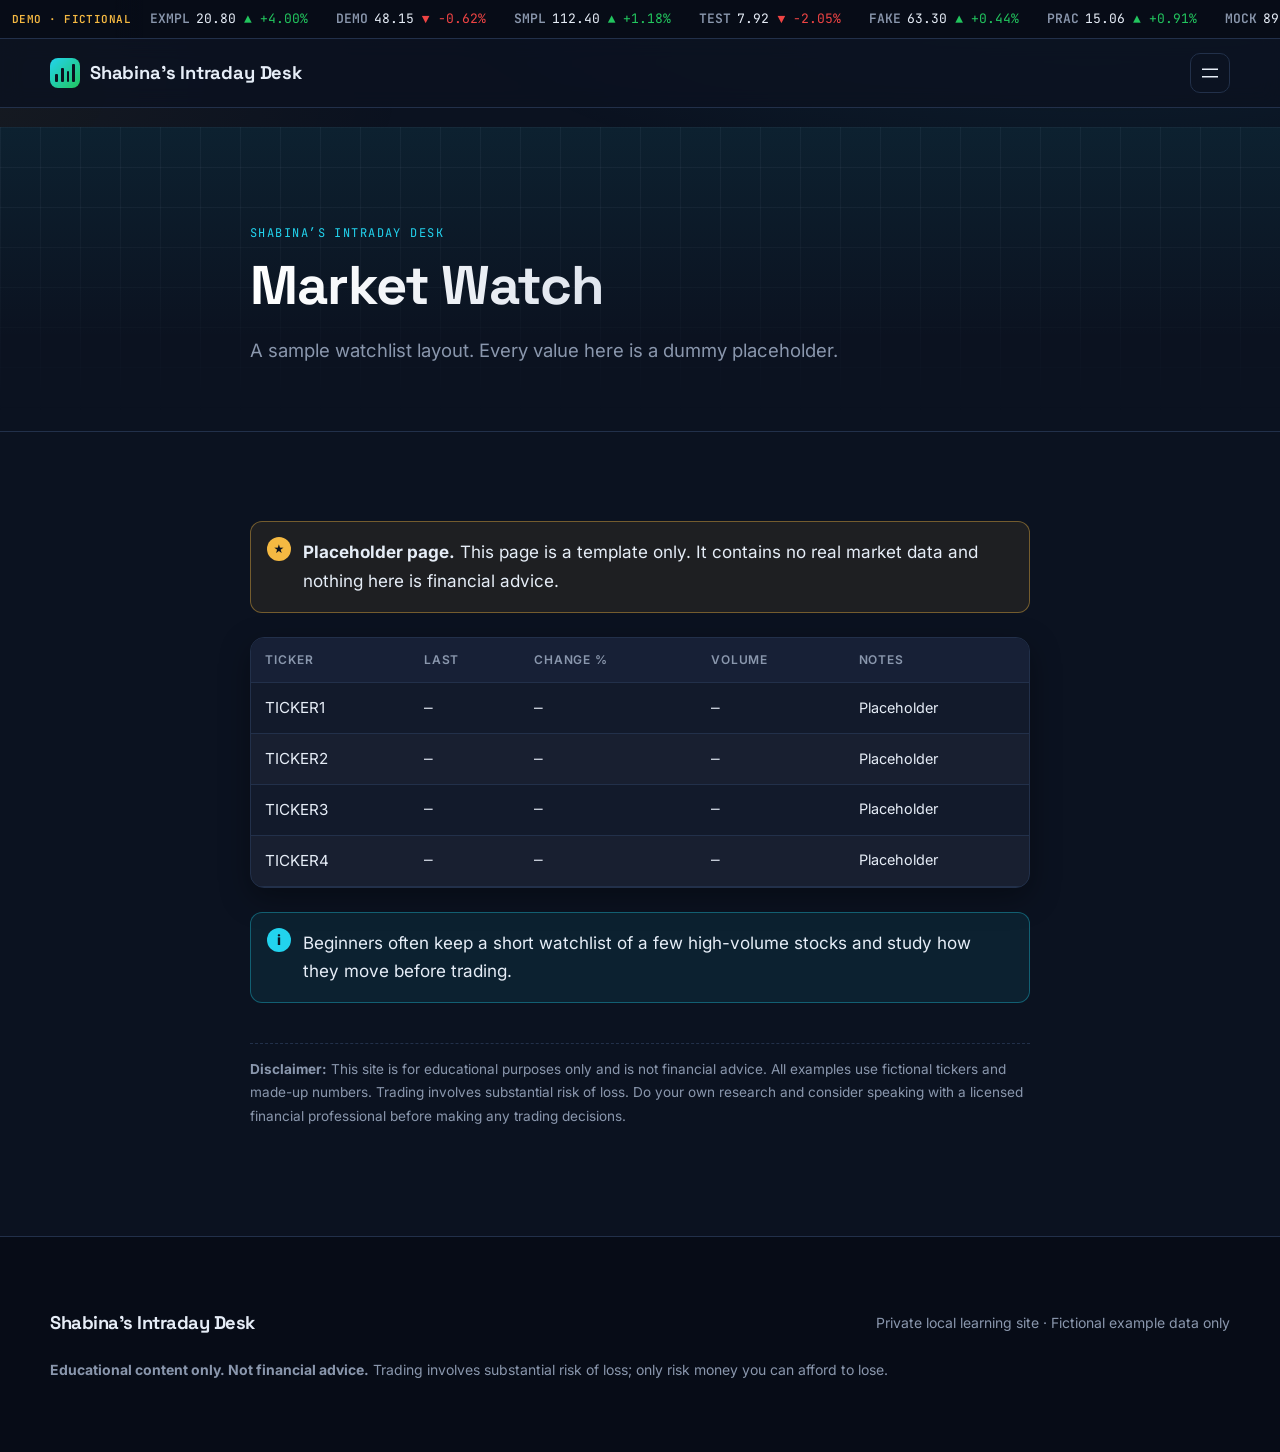
<file: market-watch/index.html>
<!DOCTYPE html>
<html lang="en-US">
<head>
<meta name="robots" content="noindex, nofollow">
	<meta charset="UTF-8" />
	<meta name="viewport" content="width=device-width, initial-scale=1" />
<title>Market Watch &#8211; Shabina&#039;s Intraday Desk</title>
<style id="wp-img-auto-sizes-contain-inline-css">
img:is([sizes=auto i],[sizes^="auto," i]){contain-intrinsic-size:3000px 1500px}

</style>
<style id="wp-block-site-title-inline-css">
.wp-block-site-title{box-sizing:border-box}.wp-block-site-title :where(a){color:inherit;font-family:inherit;font-size:inherit;font-style:inherit;font-weight:inherit;letter-spacing:inherit;line-height:inherit;text-decoration:inherit}

</style>
<style id="wp-block-group-inline-css">
.wp-block-group{box-sizing:border-box}:where(.wp-block-group.wp-block-group-is-layout-constrained){position:relative}

</style>
<style id="wp-block-navigation-link-inline-css">
.wp-block-navigation .wp-block-navigation-item__label{overflow-wrap:break-word}.wp-block-navigation .wp-block-navigation-item__description{display:none}.link-ui-tools{outline:1px solid #f0f0f0;padding:8px}.link-ui-block-inserter{padding-top:8px}.link-ui-block-inserter__back{margin-left:8px;text-transform:uppercase}

</style>
<style id="wp-block-navigation-inline-css">
.wp-block-navigation{position:relative}.wp-block-navigation ul{margin-bottom:0;margin-left:0;margin-top:0;padding-left:0}.wp-block-navigation ul,.wp-block-navigation ul li{list-style:none}.wp-block-navigation .wp-block-navigation-item{align-items:center;background-color:inherit;display:flex;position:relative}.wp-block-navigation .wp-block-navigation-item .wp-block-navigation__submenu-container:empty{display:none}.wp-block-navigation .wp-block-navigation-item__content{display:block;z-index:1}.wp-block-navigation .wp-block-navigation-item__content.wp-block-navigation-item__content{color:inherit}.wp-block-navigation.has-text-decoration-underline .wp-block-navigation-item__content,.wp-block-navigation.has-text-decoration-underline .wp-block-navigation-item__content:active,.wp-block-navigation.has-text-decoration-underline .wp-block-navigation-item__content:focus{text-decoration:underline}.wp-block-navigation.has-text-decoration-line-through .wp-block-navigation-item__content,.wp-block-navigation.has-text-decoration-line-through .wp-block-navigation-item__content:active,.wp-block-navigation.has-text-decoration-line-through .wp-block-navigation-item__content:focus{text-decoration:line-through}.wp-block-navigation :where(a),.wp-block-navigation :where(a:active),.wp-block-navigation :where(a:focus){text-decoration:none}.wp-block-navigation .wp-block-navigation__submenu-icon{align-self:center;background-color:inherit;border:none;color:currentColor;display:inline-block;font-size:inherit;height:.6em;line-height:0;margin-left:.25em;padding:0;width:.6em}.wp-block-navigation .wp-block-navigation__submenu-icon svg{stroke:currentColor;display:inline-block;height:inherit;margin-top:.075em;width:inherit}.wp-block-navigation{--navigation-layout-justification-setting:flex-start;--navigation-layout-direction:row;--navigation-layout-wrap:wrap;--navigation-layout-justify:flex-start;--navigation-layout-align:center}.wp-block-navigation.is-vertical{--navigation-layout-direction:column;--navigation-layout-justify:initial;--navigation-layout-align:flex-start}.wp-block-navigation.no-wrap{--navigation-layout-wrap:nowrap}.wp-block-navigation.items-justified-center{--navigation-layout-justification-setting:center;--navigation-layout-justify:center}.wp-block-navigation.items-justified-center.is-vertical{--navigation-layout-align:center}.wp-block-navigation.items-justified-right{--navigation-layout-justification-setting:flex-end;--navigation-layout-justify:flex-end}.wp-block-navigation.items-justified-right.is-vertical{--navigation-layout-align:flex-end}.wp-block-navigation.items-justified-space-between{--navigation-layout-justification-setting:space-between;--navigation-layout-justify:space-between}:where(.wp-block-navigation) ul li{padding:0}.wp-block-navigation .has-child .wp-block-navigation__submenu-container{align-items:normal;background-color:inherit;color:inherit;display:flex;flex-direction:column;opacity:0;position:absolute;z-index:2}@media not (prefers-reduced-motion){.wp-block-navigation .has-child .wp-block-navigation__submenu-container{transition:opacity .1s linear}}.wp-block-navigation .has-child .wp-block-navigation__submenu-container{height:0;overflow:hidden;visibility:hidden;width:0}.wp-block-navigation .has-child .wp-block-navigation__submenu-container>.wp-block-navigation-item>.wp-block-navigation-item__content{display:flex;flex-grow:1;padding:.5em 1em}.wp-block-navigation .has-child .wp-block-navigation__submenu-container>.wp-block-navigation-item>.wp-block-navigation-item__content .wp-block-navigation__submenu-icon{margin-left:auto;margin-right:0}.wp-block-navigation .has-child .wp-block-navigation__submenu-container .wp-block-navigation-item__content{margin:0}.wp-block-navigation .has-child .wp-block-navigation__submenu-container{left:-1px;top:100%}@media (min-width:782px){.wp-block-navigation .has-child .wp-block-navigation__submenu-container .wp-block-navigation__submenu-container{left:100%;top:-1px}.wp-block-navigation .has-child .wp-block-navigation__submenu-container .wp-block-navigation__submenu-container:before{background:transparent;content:"";display:block;height:100%;position:absolute;right:100%;width:.5em}.wp-block-navigation .has-child .wp-block-navigation__submenu-container .wp-block-navigation__submenu-icon{margin-right:.25em}.wp-block-navigation .has-child .wp-block-navigation__submenu-container .wp-block-navigation__submenu-icon svg{transform:rotate(-90deg)}}@media (hover:hover){.wp-block-navigation .has-child:not(.open-on-click):hover>.wp-block-navigation__submenu-container{height:auto;min-width:200px;opacity:1;overflow:visible;visibility:visible;width:auto}}.wp-block-navigation .has-child .wp-block-navigation-submenu__toggle[aria-expanded=true]~.wp-block-navigation__submenu-container,.wp-block-navigation .has-child:not(.open-on-click):not(.open-on-hover-click):focus-within>.wp-block-navigation__submenu-container{height:auto;min-width:200px;opacity:1;overflow:visible;visibility:visible;width:auto}.wp-block-navigation .has-child.open-always{align-items:var(--navigation-layout-align,initial);flex-direction:var(--navigation-layout-direction,initial);flex-wrap:var(--navigation-layout-wrap,wrap);gap:var(--wp--style--block-gap,2em)}.wp-block-navigation .has-child.open-always,.wp-block-navigation .has-child.open-always .wp-block-navigation-item{justify-content:var(--navigation-layout-justify,initial)}.wp-block-navigation .has-child.open-always .wp-block-navigation__submenu-container,.wp-block-navigation .has-child.open-always.wp-block-navigation-submenu{gap:var(--wp--style--block-gap,2em)}.wp-block-navigation .has-child.open-always .wp-block-navigation-item,.wp-block-navigation .has-child.open-always .wp-block-navigation__submenu-container,.wp-block-navigation .has-child.open-always.wp-block-navigation-submenu{padding-bottom:0;padding-top:0}.wp-block-navigation .has-child.open-always .wp-block-navigation__submenu-container{padding-left:var(--wp--style--block-gap,2em);padding-right:var(--wp--style--block-gap,2em)}.wp-block-navigation .has-child.open-always .wp-block-navigation__submenu-container .wp-block-navigation-item__content{padding:0}.wp-block-navigation .has-child.open-always .wp-block-navigation__submenu-container>.wp-block-navigation-item>.wp-block-navigation-item__content,.wp-block-navigation .has-child.open-always>.wp-block-navigation-item__content{flex-grow:0}.wp-block-navigation .has-child.open-always>.wp-block-navigation__submenu-container{background-color:transparent;border:none;color:inherit;flex-basis:100%;height:auto;opacity:1;overflow:visible;position:static;visibility:visible;width:auto}.wp-block-navigation.has-background .has-child .wp-block-navigation__submenu-container{left:0;top:100%}@media (min-width:782px){.wp-block-navigation.has-background .has-child .wp-block-navigation__submenu-container .wp-block-navigation__submenu-container{left:100%;top:0}}.wp-block-navigation-submenu{display:flex;position:relative}.wp-block-navigation-submenu .wp-block-navigation__submenu-icon svg{stroke:currentColor}button.wp-block-navigation-item__content{background-color:transparent;border:none;color:currentColor;font-family:inherit;font-size:inherit;font-style:inherit;font-weight:inherit;letter-spacing:inherit;line-height:inherit;text-align:left;text-transform:inherit}.wp-block-navigation-submenu__toggle{cursor:pointer}.wp-block-navigation-submenu__toggle[aria-expanded=true]+.wp-block-navigation__submenu-icon>svg,.wp-block-navigation-submenu__toggle[aria-expanded=true]>svg{transform:rotate(180deg)}.wp-block-navigation-item.open-on-click .wp-block-navigation-submenu__toggle{padding-left:0;padding-right:.85em}.wp-block-navigation-item.open-on-click .wp-block-navigation-submenu__toggle+.wp-block-navigation__submenu-icon{margin-left:-.6em;pointer-events:none}.wp-block-navigation-item.open-on-click button.wp-block-navigation-item__content:not(.wp-block-navigation-submenu__toggle){padding:0}.wp-block-navigation .wp-block-page-list,.wp-block-navigation__container,.wp-block-navigation__responsive-close,.wp-block-navigation__responsive-container,.wp-block-navigation__responsive-container-content,.wp-block-navigation__responsive-dialog{gap:inherit}:where(.wp-block-navigation.has-background .wp-block-navigation-item a:not(.wp-element-button)),:where(.wp-block-navigation.has-background .wp-block-navigation-submenu a:not(.wp-element-button)){padding:.5em 1em}:where(.wp-block-navigation .wp-block-navigation__submenu-container .wp-block-navigation-item a:not(.wp-element-button)),:where(.wp-block-navigation .wp-block-navigation__submenu-container .wp-block-navigation-submenu a:not(.wp-element-button)),:where(.wp-block-navigation .wp-block-navigation__submenu-container .wp-block-navigation-submenu button.wp-block-navigation-item__content),:where(.wp-block-navigation .wp-block-navigation__submenu-container .wp-block-pages-list__item button.wp-block-navigation-item__content){padding:.5em 1em}.wp-block-navigation.items-justified-right .wp-block-navigation__container .has-child .wp-block-navigation__submenu-container,.wp-block-navigation.items-justified-right .wp-block-page-list>.has-child .wp-block-navigation__submenu-container,.wp-block-navigation.items-justified-space-between .wp-block-page-list>.has-child:last-child .wp-block-navigation__submenu-container,.wp-block-navigation.items-justified-space-between>.wp-block-navigation__container>.has-child:last-child .wp-block-navigation__submenu-container{left:auto;right:0}.wp-block-navigation.items-justified-right .wp-block-navigation__container .has-child .wp-block-navigation__submenu-container .wp-block-navigation__submenu-container,.wp-block-navigation.items-justified-right .wp-block-page-list>.has-child .wp-block-navigation__submenu-container .wp-block-navigation__submenu-container,.wp-block-navigation.items-justified-space-between .wp-block-page-list>.has-child:last-child .wp-block-navigation__submenu-container .wp-block-navigation__submenu-container,.wp-block-navigation.items-justified-space-between>.wp-block-navigation__container>.has-child:last-child .wp-block-navigation__submenu-container .wp-block-navigation__submenu-container{left:-1px;right:-1px}@media (min-width:782px){.wp-block-navigation.items-justified-right .wp-block-navigation__container .has-child .wp-block-navigation__submenu-container .wp-block-navigation__submenu-container,.wp-block-navigation.items-justified-right .wp-block-page-list>.has-child .wp-block-navigation__submenu-container .wp-block-navigation__submenu-container,.wp-block-navigation.items-justified-space-between .wp-block-page-list>.has-child:last-child .wp-block-navigation__submenu-container .wp-block-navigation__submenu-container,.wp-block-navigation.items-justified-space-between>.wp-block-navigation__container>.has-child:last-child .wp-block-navigation__submenu-container .wp-block-navigation__submenu-container{left:auto;right:100%}}.wp-block-navigation:not(.has-background) .wp-block-navigation__submenu-container{background-color:#fff;border:1px solid rgba(0,0,0,.15)}.wp-block-navigation.has-background .wp-block-navigation__submenu-container{background-color:inherit}.wp-block-navigation:not(.has-text-color) .wp-block-navigation__submenu-container{color:#000}.wp-block-navigation__container{align-items:var(--navigation-layout-align,initial);display:flex;flex-direction:var(--navigation-layout-direction,initial);flex-wrap:var(--navigation-layout-wrap,wrap);justify-content:var(--navigation-layout-justify,initial);list-style:none;margin:0;padding-left:0}.wp-block-navigation__container .is-responsive{display:none}.wp-block-navigation__container:only-child,.wp-block-page-list:only-child{flex-grow:1}@keyframes overlay-menu__fade-in-animation{0%{opacity:0;transform:translateY(.5em)}to{opacity:1;transform:translateY(0)}}.wp-block-navigation__responsive-container{bottom:0;display:none;left:0;position:fixed;right:0;top:0}.wp-block-navigation__responsive-container :where(.wp-block-navigation-item a){color:inherit}.wp-block-navigation__responsive-container .wp-block-navigation__responsive-container-content{align-items:var(--navigation-layout-align,initial);display:flex;flex-direction:var(--navigation-layout-direction,initial);flex-wrap:var(--navigation-layout-wrap,wrap);justify-content:var(--navigation-layout-justify,initial)}.wp-block-navigation__responsive-container:not(.is-menu-open.is-menu-open){background-color:inherit!important;color:inherit!important}.wp-block-navigation__responsive-container.is-menu-open{background-color:inherit;display:flex;flex-direction:column}@media not (prefers-reduced-motion){.wp-block-navigation__responsive-container.is-menu-open{animation:overlay-menu__fade-in-animation .1s ease-out;animation-fill-mode:forwards}}.wp-block-navigation__responsive-container.is-menu-open:not(.disable-default-overlay){padding:clamp(1rem,var(--wp--style--root--padding-top),20rem) clamp(1rem,var(--wp--style--root--padding-right),20rem) clamp(1rem,var(--wp--style--root--padding-bottom),20rem) clamp(1rem,var(--wp--style--root--padding-left),20rem)}.wp-block-navigation__responsive-container.is-menu-open{overflow:auto;z-index:100000}.wp-block-navigation__responsive-container.is-menu-open:not(.disable-default-overlay) .wp-block-navigation__responsive-container-content{padding-top:calc(2rem + 24px)}.wp-block-navigation__responsive-container.is-menu-open:where(:not(.disable-default-overlay)) .wp-block-navigation__responsive-container-content{align-items:var(--navigation-layout-justification-setting,inherit);display:flex;flex-direction:column;flex-wrap:nowrap;overflow:visible}.wp-block-navigation__responsive-container.is-menu-open:where(:not(.disable-default-overlay)) .wp-block-navigation__responsive-container-content,.wp-block-navigation__responsive-container.is-menu-open:where(:not(.disable-default-overlay)) .wp-block-navigation__responsive-container-content .wp-block-navigation__container,.wp-block-navigation__responsive-container.is-menu-open:where(:not(.disable-default-overlay)) .wp-block-navigation__responsive-container-content .wp-block-page-list{justify-content:flex-start}.wp-block-navigation__responsive-container.is-menu-open:where(:not(.disable-default-overlay)) .wp-block-navigation__responsive-container-content .wp-block-navigation__submenu-icon{display:none}.wp-block-navigation__responsive-container.is-menu-open:where(:not(.disable-default-overlay)) .wp-block-navigation__responsive-container-content .has-child .wp-block-navigation__submenu-container{border:none;height:auto;min-width:200px;opacity:1;overflow:initial;padding-left:2rem;padding-right:2rem;position:static;visibility:visible;width:auto}.wp-block-navigation__responsive-container.is-menu-open:where(:not(.disable-default-overlay)) .wp-block-navigation__responsive-container-content .wp-block-navigation__container,.wp-block-navigation__responsive-container.is-menu-open:where(:not(.disable-default-overlay)) .wp-block-navigation__responsive-container-content .wp-block-navigation__submenu-container{gap:inherit}.wp-block-navigation__responsive-container.is-menu-open:where(:not(.disable-default-overlay)) .wp-block-navigation__responsive-container-content .wp-block-navigation__submenu-container{padding-top:var(--wp--style--block-gap,2em)}.wp-block-navigation__responsive-container.is-menu-open:where(:not(.disable-default-overlay)) .wp-block-navigation__responsive-container-content .wp-block-navigation-item__content{padding:0}.wp-block-navigation__responsive-container.is-menu-open:where(:not(.disable-default-overlay)) .wp-block-navigation__responsive-container-content .wp-block-navigation-item,.wp-block-navigation__responsive-container.is-menu-open:where(:not(.disable-default-overlay)) .wp-block-navigation__responsive-container-content .wp-block-navigation__container,.wp-block-navigation__responsive-container.is-menu-open:where(:not(.disable-default-overlay)) .wp-block-navigation__responsive-container-content .wp-block-page-list{align-items:var(--navigation-layout-justification-setting,initial);display:flex;flex-direction:column}.wp-block-navigation__responsive-container.is-menu-open:where(:not(.disable-default-overlay)) .wp-block-navigation-item,.wp-block-navigation__responsive-container.is-menu-open:where(:not(.disable-default-overlay)) .wp-block-navigation-item .wp-block-navigation__submenu-container,.wp-block-navigation__responsive-container.is-menu-open:where(:not(.disable-default-overlay)) .wp-block-navigation__container,.wp-block-navigation__responsive-container.is-menu-open:where(:not(.disable-default-overlay)) .wp-block-page-list{background:transparent!important;color:inherit!important}.wp-block-navigation__responsive-container.is-menu-open:where(:not(.disable-default-overlay)) .wp-block-navigation__submenu-container.wp-block-navigation__submenu-container.wp-block-navigation__submenu-container.wp-block-navigation__submenu-container{left:auto;right:auto}.wp-block-navigation__responsive-container.disable-default-overlay .wp-block-navigation__overlay-container{display:none;width:100%}.wp-block-navigation__responsive-container.disable-default-overlay .wp-block-navigation__responsive-close{max-width:none}.wp-block-navigation__responsive-container.disable-default-overlay.is-menu-open .wp-block-navigation__responsive-container-content>:not(.wp-block-navigation__overlay-container){display:none}.wp-block-navigation__responsive-container.disable-default-overlay.is-menu-open .wp-block-navigation__responsive-container-content .wp-block-navigation__overlay-container{display:block}.wp-block-navigation__responsive-container.disable-default-overlay.is-menu-open .wp-block-navigation__responsive-container-content .wp-block-navigation__overlay-container .wp-block-navigation__submenu-container{left:0;right:auto}@media (min-width:600px){.wp-block-navigation__responsive-container:not(.hidden-by-default):not(.is-menu-open){background-color:inherit;display:block;position:relative;width:100%;z-index:auto}.wp-block-navigation__responsive-container:not(.hidden-by-default):not(.is-menu-open) .wp-block-navigation__responsive-container-close{display:none}.wp-block-navigation__responsive-container.is-menu-open .wp-block-navigation__submenu-container.wp-block-navigation__submenu-container.wp-block-navigation__submenu-container.wp-block-navigation__submenu-container{left:0}}.wp-block-navigation:not(.has-background) .wp-block-navigation__responsive-container.is-menu-open:not(.disable-default-overlay){background-color:#fff}.wp-block-navigation:not(.has-text-color) .wp-block-navigation__responsive-container.is-menu-open:not(.disable-default-overlay){color:#000}.wp-block-navigation__toggle_button_label{font-size:1rem;font-weight:700}.wp-block-navigation__responsive-container-close,.wp-block-navigation__responsive-container-open{background:transparent;border:none;color:currentColor;cursor:pointer;margin:0;padding:0;text-transform:inherit;vertical-align:middle}.wp-block-navigation__responsive-container-close svg,.wp-block-navigation__responsive-container-open svg{fill:currentColor;display:block;height:24px;pointer-events:none;width:24px}.wp-block-navigation__responsive-container-open{display:flex}.wp-block-navigation__responsive-container-open.wp-block-navigation__responsive-container-open.wp-block-navigation__responsive-container-open{font-family:inherit;font-size:inherit;font-weight:inherit}@media (min-width:600px){.wp-block-navigation__responsive-container-open:not(.always-shown){display:none}}.wp-block-navigation__responsive-container-close{position:absolute;right:0;top:0;z-index:2}.wp-block-navigation__responsive-container-close.wp-block-navigation__responsive-container-close.wp-block-navigation__responsive-container-close{font-family:inherit;font-size:inherit;font-weight:inherit}.disable-default-overlay .wp-block-navigation__responsive-container-close{right:clamp(1rem,var(--wp--style--root--padding-left),20rem);top:clamp(1rem,var(--wp--style--root--padding-left),20rem)}.wp-block-navigation__responsive-close{width:100%}.has-modal-open .wp-block-navigation__responsive-close{margin-left:auto;margin-right:auto;max-width:var(--wp--style--global--wide-size,100%)}.wp-block-navigation__responsive-close:focus{outline:none}.is-menu-open .wp-block-navigation__responsive-close,.is-menu-open .wp-block-navigation__responsive-container-content,.is-menu-open .wp-block-navigation__responsive-dialog{box-sizing:border-box}.wp-block-navigation__responsive-dialog{position:relative}.has-modal-open .admin-bar .is-menu-open:where(:not(.disable-default-overlay)) .wp-block-navigation__responsive-dialog{margin-top:46px}@media (min-width:782px){.has-modal-open .admin-bar .is-menu-open:where(:not(.disable-default-overlay)) .wp-block-navigation__responsive-dialog{margin-top:32px}}html.has-modal-open{overflow:hidden}

</style>
<style id="wp-block-paragraph-inline-css">
.is-small-text{font-size:.875em}.is-regular-text{font-size:1em}.is-large-text{font-size:2.25em}.is-larger-text{font-size:3em}.has-drop-cap:not(:focus):first-letter{float:left;font-size:8.4em;font-style:normal;font-weight:100;line-height:.68;margin:.05em .1em 0 0;text-transform:uppercase}body.rtl .has-drop-cap:not(:focus):first-letter{float:none;margin-left:.1em}p.has-drop-cap.has-background{overflow:hidden}:root :where(p.has-background){padding:1.25em 2.375em}:where(p.has-text-color:not(.has-link-color)) a{color:inherit}p.has-text-align-left[style*="writing-mode:vertical-lr"],p.has-text-align-right[style*="writing-mode:vertical-rl"]{rotate:180deg}

</style>
<style id="wp-block-post-title-inline-css">
.wp-block-post-title{box-sizing:border-box;word-break:break-word}.wp-block-post-title :where(a){display:inline-block;font-family:inherit;font-size:inherit;font-style:inherit;font-weight:inherit;letter-spacing:inherit;line-height:inherit;text-decoration:inherit}

</style>
<style id="wp-block-post-excerpt-inline-css">
:where(.wp-block-post-excerpt){box-sizing:border-box;margin-bottom:var(--wp--style--block-gap);margin-top:var(--wp--style--block-gap)}.wp-block-post-excerpt__excerpt{margin-bottom:0;margin-top:0}.wp-block-post-excerpt__more-text{margin-bottom:0;margin-top:var(--wp--style--block-gap)}.wp-block-post-excerpt__more-link{display:inline-block}

</style>
<style id="wp-block-table-inline-css">
.wp-block-table{overflow-x:auto}.wp-block-table table{border-collapse:collapse;width:100%}.wp-block-table thead{border-bottom:3px solid}.wp-block-table tfoot{border-top:3px solid}.wp-block-table td,.wp-block-table th{border:1px solid;padding:.5em}.wp-block-table .has-fixed-layout{table-layout:fixed;width:100%}.wp-block-table .has-fixed-layout td,.wp-block-table .has-fixed-layout th{word-break:break-word}.wp-block-table.aligncenter,.wp-block-table.alignleft,.wp-block-table.alignright{display:table;width:auto}.wp-block-table.aligncenter td,.wp-block-table.aligncenter th,.wp-block-table.alignleft td,.wp-block-table.alignleft th,.wp-block-table.alignright td,.wp-block-table.alignright th{word-break:break-word}.wp-block-table .has-subtle-light-gray-background-color{background-color:#f3f4f5}.wp-block-table .has-subtle-pale-green-background-color{background-color:#e9fbe5}.wp-block-table .has-subtle-pale-blue-background-color{background-color:#e7f5fe}.wp-block-table .has-subtle-pale-pink-background-color{background-color:#fcf0ef}.wp-block-table.is-style-stripes{background-color:transparent;border-collapse:inherit;border-spacing:0}.wp-block-table.is-style-stripes tbody tr:nth-child(odd){background-color:#f0f0f0}.wp-block-table.is-style-stripes.has-subtle-light-gray-background-color tbody tr:nth-child(odd){background-color:#f3f4f5}.wp-block-table.is-style-stripes.has-subtle-pale-green-background-color tbody tr:nth-child(odd){background-color:#e9fbe5}.wp-block-table.is-style-stripes.has-subtle-pale-blue-background-color tbody tr:nth-child(odd){background-color:#e7f5fe}.wp-block-table.is-style-stripes.has-subtle-pale-pink-background-color tbody tr:nth-child(odd){background-color:#fcf0ef}.wp-block-table.is-style-stripes td,.wp-block-table.is-style-stripes th{border-color:transparent}.wp-block-table.is-style-stripes{border-bottom:1px solid #f0f0f0}.wp-block-table .has-border-color td,.wp-block-table .has-border-color th,.wp-block-table .has-border-color tr,.wp-block-table .has-border-color>*{border-color:inherit}.wp-block-table table[style*=border-top-color] tr:first-child,.wp-block-table table[style*=border-top-color] tr:first-child td,.wp-block-table table[style*=border-top-color] tr:first-child th,.wp-block-table table[style*=border-top-color]>*,.wp-block-table table[style*=border-top-color]>* td,.wp-block-table table[style*=border-top-color]>* th{border-top-color:inherit}.wp-block-table table[style*=border-top-color] tr:not(:first-child){border-top-color:currentColor}.wp-block-table table[style*=border-right-color] td:last-child,.wp-block-table table[style*=border-right-color] th,.wp-block-table table[style*=border-right-color] tr,.wp-block-table table[style*=border-right-color]>*{border-right-color:inherit}.wp-block-table table[style*=border-bottom-color] tr:last-child,.wp-block-table table[style*=border-bottom-color] tr:last-child td,.wp-block-table table[style*=border-bottom-color] tr:last-child th,.wp-block-table table[style*=border-bottom-color]>*,.wp-block-table table[style*=border-bottom-color]>* td,.wp-block-table table[style*=border-bottom-color]>* th{border-bottom-color:inherit}.wp-block-table table[style*=border-bottom-color] tr:not(:last-child){border-bottom-color:currentColor}.wp-block-table table[style*=border-left-color] td:first-child,.wp-block-table table[style*=border-left-color] th,.wp-block-table table[style*=border-left-color] tr,.wp-block-table table[style*=border-left-color]>*{border-left-color:inherit}.wp-block-table table[style*=border-style] td,.wp-block-table table[style*=border-style] th,.wp-block-table table[style*=border-style] tr,.wp-block-table table[style*=border-style]>*{border-style:inherit}.wp-block-table table[style*=border-width] td,.wp-block-table table[style*=border-width] th,.wp-block-table table[style*=border-width] tr,.wp-block-table table[style*=border-width]>*{border-style:inherit;border-width:inherit}

</style>
<style id="wp-block-post-content-inline-css">
.wp-block-post-content{display:flow-root}

</style>
<style id="wp-emoji-styles-inline-css">

	img.wp-smiley, img.emoji {
		display: inline !important;
		border: none !important;
		box-shadow: none !important;
		height: 1em !important;
		width: 1em !important;
		margin: 0 0.07em !important;
		vertical-align: -0.1em !important;
		background: none !important;
		padding: 0 !important;
	}

</style>
<style id="wp-block-library-inline-css">
:root{--wp-block-synced-color:#7a00df;--wp-block-synced-color--rgb:122,0,223;--wp-bound-block-color:var(--wp-block-synced-color);--wp-editor-canvas-background:#ddd;--wp-admin-theme-color:#007cba;--wp-admin-theme-color--rgb:0,124,186;--wp-admin-theme-color-darker-10:#006ba1;--wp-admin-theme-color-darker-10--rgb:0,107,160.5;--wp-admin-theme-color-darker-20:#005a87;--wp-admin-theme-color-darker-20--rgb:0,90,135;--wp-admin-border-width-focus:2px}@media (min-resolution:192dpi){:root{--wp-admin-border-width-focus:1.5px}}.wp-element-button{cursor:pointer}:root .has-very-light-gray-background-color{background-color:#eee}:root .has-very-dark-gray-background-color{background-color:#313131}:root .has-very-light-gray-color{color:#eee}:root .has-very-dark-gray-color{color:#313131}:root .has-vivid-green-cyan-to-vivid-cyan-blue-gradient-background{background:linear-gradient(135deg,#00d084,#0693e3)}:root .has-purple-crush-gradient-background{background:linear-gradient(135deg,#34e2e4,#4721fb 50%,#ab1dfe)}:root .has-hazy-dawn-gradient-background{background:linear-gradient(135deg,#faaca8,#dad0ec)}:root .has-subdued-olive-gradient-background{background:linear-gradient(135deg,#fafae1,#67a671)}:root .has-atomic-cream-gradient-background{background:linear-gradient(135deg,#fdd79a,#004a59)}:root .has-nightshade-gradient-background{background:linear-gradient(135deg,#330968,#31cdcf)}:root .has-midnight-gradient-background{background:linear-gradient(135deg,#020381,#2874fc)}:root{--wp--preset--font-size--normal:16px;--wp--preset--font-size--huge:42px}.has-regular-font-size{font-size:1em}.has-larger-font-size{font-size:2.625em}.has-normal-font-size{font-size:var(--wp--preset--font-size--normal)}.has-huge-font-size{font-size:var(--wp--preset--font-size--huge)}:root .has-text-align-center{text-align:center}:root .has-text-align-left{text-align:left}:root .has-text-align-right{text-align:right}.has-fit-text{white-space:nowrap!important}#end-resizable-editor-section{display:none}.aligncenter{clear:both}.items-justified-left{justify-content:flex-start}.items-justified-center{justify-content:center}.items-justified-right{justify-content:flex-end}.items-justified-space-between{justify-content:space-between}.screen-reader-text{word-wrap:normal!important;border:0;clip-path:inset(50%);height:1px;margin:-1px;overflow:hidden;padding:0;position:absolute;width:1px;word-break:normal!important}.screen-reader-text:focus{background-color:#ddd;clip-path:none;color:#444;display:block;font-size:1em;height:auto;left:5px;line-height:normal;padding:15px 23px 14px;text-decoration:none;top:5px;width:auto;z-index:100000}html :where(.has-border-color){border-style:solid}html :where([style^=border-color],[style*=";border-color"],[style*="; border-color"]){border-style:solid}html :where([style^=border-top-color],[style*=";border-top-color"],[style*="; border-top-color"]){border-top-style:solid}html :where([style^=border-right-color],[style*=";border-right-color"],[style*="; border-right-color"]){border-right-style:solid}html :where([style^=border-bottom-color],[style*=";border-bottom-color"],[style*="; border-bottom-color"]){border-bottom-style:solid}html :where([style^=border-left-color],[style*=";border-left-color"],[style*="; border-left-color"]){border-left-style:solid}html :where([style^=border-width],[style*=";border-width"],[style*="; border-width"]){border-style:solid}html :where([style^=border-top-width],[style*=";border-top-width"],[style*="; border-top-width"]){border-top-style:solid}html :where([style^=border-right-width],[style*=";border-right-width"],[style*="; border-right-width"]){border-right-style:solid}html :where([style^=border-bottom-width],[style*=";border-bottom-width"],[style*="; border-bottom-width"]){border-bottom-style:solid}html :where([style^=border-left-width],[style*=";border-left-width"],[style*="; border-left-width"]){border-left-style:solid}html :where(img[class*=wp-image-]){height:auto;max-width:100%}:where(figure){margin:0 0 1em}html :where(.is-position-sticky){--wp-admin--admin-bar--position-offset:var(--wp-admin--admin-bar--height,0px)}@media screen and (max-width:600px){html :where(.is-position-sticky){--wp-admin--admin-bar--position-offset:0px}}

</style>
<style id="global-styles-inline-css">
:root{--wp--preset--aspect-ratio--square: 1;--wp--preset--aspect-ratio--4-3: 4/3;--wp--preset--aspect-ratio--3-4: 3/4;--wp--preset--aspect-ratio--3-2: 3/2;--wp--preset--aspect-ratio--2-3: 2/3;--wp--preset--aspect-ratio--16-9: 16/9;--wp--preset--aspect-ratio--9-16: 9/16;--wp--preset--color--black: #000000;--wp--preset--color--cyan-bluish-gray: #abb8c3;--wp--preset--color--white: #ffffff;--wp--preset--color--pale-pink: #f78da7;--wp--preset--color--vivid-red: #cf2e2e;--wp--preset--color--luminous-vivid-orange: #ff6900;--wp--preset--color--luminous-vivid-amber: #fcb900;--wp--preset--color--light-green-cyan: #7bdcb5;--wp--preset--color--vivid-green-cyan: #00d084;--wp--preset--color--pale-cyan-blue: #8ed1fc;--wp--preset--color--vivid-cyan-blue: #0693e3;--wp--preset--color--vivid-purple: #9b51e0;--wp--preset--color--base: #0B1220;--wp--preset--color--contrast: #E6EDF7;--wp--preset--color--accent-1: #22D3EE;--wp--preset--color--accent-2: #F5B942;--wp--preset--color--accent-3: #121A2B;--wp--preset--color--accent-4: #8A97AD;--wp--preset--color--accent-5: #22304A;--wp--preset--color--accent-6: #172036;--wp--preset--color--gain: #22C55E;--wp--preset--color--loss: #EF4444;--wp--preset--gradient--vivid-cyan-blue-to-vivid-purple: linear-gradient(135deg,rgb(6,147,227) 0%,rgb(155,81,224) 100%);--wp--preset--gradient--light-green-cyan-to-vivid-green-cyan: linear-gradient(135deg,rgb(122,220,180) 0%,rgb(0,208,130) 100%);--wp--preset--gradient--luminous-vivid-amber-to-luminous-vivid-orange: linear-gradient(135deg,rgb(252,185,0) 0%,rgb(255,105,0) 100%);--wp--preset--gradient--luminous-vivid-orange-to-vivid-red: linear-gradient(135deg,rgb(255,105,0) 0%,rgb(207,46,46) 100%);--wp--preset--gradient--very-light-gray-to-cyan-bluish-gray: linear-gradient(135deg,rgb(238,238,238) 0%,rgb(169,184,195) 100%);--wp--preset--gradient--cool-to-warm-spectrum: linear-gradient(135deg,rgb(74,234,220) 0%,rgb(151,120,209) 20%,rgb(207,42,186) 40%,rgb(238,44,130) 60%,rgb(251,105,98) 80%,rgb(254,248,76) 100%);--wp--preset--gradient--blush-light-purple: linear-gradient(135deg,rgb(255,206,236) 0%,rgb(152,150,240) 100%);--wp--preset--gradient--blush-bordeaux: linear-gradient(135deg,rgb(254,205,165) 0%,rgb(254,45,45) 50%,rgb(107,0,62) 100%);--wp--preset--gradient--luminous-dusk: linear-gradient(135deg,rgb(255,203,112) 0%,rgb(199,81,192) 50%,rgb(65,88,208) 100%);--wp--preset--gradient--pale-ocean: linear-gradient(135deg,rgb(255,245,203) 0%,rgb(182,227,212) 50%,rgb(51,167,181) 100%);--wp--preset--gradient--electric-grass: linear-gradient(135deg,rgb(202,248,128) 0%,rgb(113,206,126) 100%);--wp--preset--gradient--midnight: linear-gradient(135deg,rgb(2,3,129) 0%,rgb(40,116,252) 100%);--wp--preset--font-size--small: 0.875rem;--wp--preset--font-size--medium: clamp(1rem, 1rem + ((1vw - 0.2rem) * 0.233), 1.125rem);--wp--preset--font-size--large: clamp(1.125rem, 1.125rem + ((1vw - 0.2rem) * 0.465), 1.375rem);--wp--preset--font-size--x-large: clamp(1.75rem, 1.75rem + ((1vw - 0.2rem) * 0.465), 2rem);--wp--preset--font-size--xx-large: clamp(2.15rem, 2.15rem + ((1vw - 0.2rem) * 1.581), 3rem);--wp--preset--font-family--body: Inter, system-ui, sans-serif;--wp--preset--font-family--display: "Space Grotesk", Inter, sans-serif;--wp--preset--font-family--mono: "JetBrains Mono", ui-monospace, monospace;--wp--preset--spacing--20: 10px;--wp--preset--spacing--30: 20px;--wp--preset--spacing--40: 30px;--wp--preset--spacing--50: clamp(30px, 5vw, 50px);--wp--preset--spacing--60: clamp(30px, 7vw, 70px);--wp--preset--spacing--70: clamp(50px, 7vw, 90px);--wp--preset--spacing--80: clamp(70px, 10vw, 140px);--wp--preset--shadow--natural: 6px 6px 9px rgba(0, 0, 0, 0.2);--wp--preset--shadow--deep: 12px 12px 50px rgba(0, 0, 0, 0.4);--wp--preset--shadow--sharp: 6px 6px 0px rgba(0, 0, 0, 0.2);--wp--preset--shadow--outlined: 6px 6px 0px -3px rgb(255, 255, 255), 6px 6px rgb(0, 0, 0);--wp--preset--shadow--crisp: 6px 6px 0px rgb(0, 0, 0);}.wp-block-button{--wp--preset--dimension--25: 25%;--wp--preset--dimension--50: 50%;--wp--preset--dimension--75: 75%;--wp--preset--dimension--100: 100%;}:root { --wp--style--global--content-size: 780px;--wp--style--global--wide-size: 1180px; }:where(body) { margin: 0; }.wp-site-blocks { padding-top: var(--wp--style--root--padding-top); padding-bottom: var(--wp--style--root--padding-bottom); }.has-global-padding { padding-right: var(--wp--style--root--padding-right); padding-left: var(--wp--style--root--padding-left); }.has-global-padding > .alignfull { margin-right: calc(var(--wp--style--root--padding-right) * -1); margin-left: calc(var(--wp--style--root--padding-left) * -1); }.has-global-padding :where(:not(.alignfull.is-layout-flow) > .has-global-padding:not(.wp-block-block, .alignfull)) { padding-right: 0; padding-left: 0; }.has-global-padding :where(:not(.alignfull.is-layout-flow) > .has-global-padding:not(.wp-block-block, .alignfull)) > .alignfull { margin-left: 0; margin-right: 0; }.wp-site-blocks > .alignleft { float: left; margin-right: 2em; }.wp-site-blocks > .alignright { float: right; margin-left: 2em; }.wp-site-blocks > .aligncenter { justify-content: center; margin-left: auto; margin-right: auto; }:where(.wp-site-blocks) > * { margin-block-start: 1.2rem; margin-block-end: 0; }:where(.wp-site-blocks) > :first-child { margin-block-start: 0; }:where(.wp-site-blocks) > :last-child { margin-block-end: 0; }:root { --wp--style--block-gap: 1.2rem; }:root :where(.is-layout-flow) > :first-child{margin-block-start: 0;}:root :where(.is-layout-flow) > :last-child{margin-block-end: 0;}:root :where(.is-layout-flow) > *{margin-block-start: 1.2rem;margin-block-end: 0;}:root :where(.is-layout-constrained) > :first-child{margin-block-start: 0;}:root :where(.is-layout-constrained) > :last-child{margin-block-end: 0;}:root :where(.is-layout-constrained) > *{margin-block-start: 1.2rem;margin-block-end: 0;}:root :where(.is-layout-flex){gap: 1.2rem;}:root :where(.is-layout-grid){gap: 1.2rem;}.is-layout-flow > .alignleft{float: left;margin-inline-start: 0;margin-inline-end: 2em;}.is-layout-flow > .alignright{float: right;margin-inline-start: 2em;margin-inline-end: 0;}.is-layout-flow > .aligncenter{margin-left: auto !important;margin-right: auto !important;}.is-layout-constrained > .alignleft{float: left;margin-inline-start: 0;margin-inline-end: 2em;}.is-layout-constrained > .alignright{float: right;margin-inline-start: 2em;margin-inline-end: 0;}.is-layout-constrained > .aligncenter{margin-left: auto !important;margin-right: auto !important;}.is-layout-constrained > :where(:not(.alignleft):not(.alignright):not(.alignfull)){max-width: var(--wp--style--global--content-size);margin-left: auto !important;margin-right: auto !important;}.is-layout-constrained > .alignwide{max-width: var(--wp--style--global--wide-size);}body .is-layout-flex{display: flex;}.is-layout-flex{flex-wrap: wrap;align-items: center;}.is-layout-flex > :is(*, div){margin: 0;}body .is-layout-grid{display: grid;}.is-layout-grid > :is(*, div){margin: 0;}body{background-color: var(--wp--preset--color--base);color: var(--wp--preset--color--contrast);font-family: var(--wp--preset--font-family--body);font-size: clamp(0.875rem, 0.875rem + ((1vw - 0.2rem) * 0.35), 1.063rem);font-weight: 400;letter-spacing: 0;line-height: 1.7;--wp--style--root--padding-top: 0px;--wp--style--root--padding-right: var(--wp--preset--spacing--50);--wp--style--root--padding-bottom: 0px;--wp--style--root--padding-left: var(--wp--preset--spacing--50);}a:where(:not(.wp-element-button)){color: var(--wp--preset--color--accent-1);}:root :where(a:where(:not(.wp-element-button)):hover){color: #67E8F9;text-decoration: none;}h1, h2, h3, h4, h5, h6{color: #FFFFFF;font-family: var(--wp--preset--font-family--display);font-weight: 700;letter-spacing: -0.02em;line-height: 1.15;}h1{font-size: clamp(2.2rem,5vw,3.4rem);}h2{font-size: clamp(1.45rem,3vw,1.9rem);margin-top: 2.6rem;}h3{font-size: clamp(0.875rem, 0.875rem + ((1vw - 0.2rem) * 0.605), 1.2rem);}h4{font-size: var(--wp--preset--font-size--medium);}h5{font-size: var(--wp--preset--font-size--small);letter-spacing: 0.5px;}h6{font-size: var(--wp--preset--font-size--small);font-weight: 700;letter-spacing: 1.4px;text-transform: uppercase;}:root :where(.wp-element-button, .wp-block-button__link){background-color: var(--wp--preset--color--accent-1);border-width: 0;color: #06111F;font-family: inherit;font-size: var(--wp--preset--font-size--medium);font-style: inherit;font-weight: inherit;letter-spacing: inherit;line-height: inherit;padding-top: 1rem;padding-right: 2.25rem;padding-bottom: 1rem;padding-left: 2.25rem;text-decoration: none;text-transform: inherit;}:root :where(.wp-element-button:hover, .wp-block-button__link:hover){background-color: color-mix(in srgb, var(--wp--preset--color--contrast) 85%, transparent);border-color: transparent;color: var(--wp--preset--color--base);}:root :where(.wp-element-button:focus, .wp-block-button__link:focus){outline-color: var(--wp--preset--color--accent-4);outline-offset: 2px;}:root :where(.wp-element-caption, .wp-block-audio figcaption, .wp-block-embed figcaption, .wp-block-gallery figcaption, .wp-block-image figcaption, .wp-block-table figcaption, .wp-block-video figcaption){color: var(--wp--preset--color--accent-4);font-size: var(--wp--preset--font-size--small);line-height: 1.4;}.has-black-color{color: var(--wp--preset--color--black) !important;}.has-cyan-bluish-gray-color{color: var(--wp--preset--color--cyan-bluish-gray) !important;}.has-white-color{color: var(--wp--preset--color--white) !important;}.has-pale-pink-color{color: var(--wp--preset--color--pale-pink) !important;}.has-vivid-red-color{color: var(--wp--preset--color--vivid-red) !important;}.has-luminous-vivid-orange-color{color: var(--wp--preset--color--luminous-vivid-orange) !important;}.has-luminous-vivid-amber-color{color: var(--wp--preset--color--luminous-vivid-amber) !important;}.has-light-green-cyan-color{color: var(--wp--preset--color--light-green-cyan) !important;}.has-vivid-green-cyan-color{color: var(--wp--preset--color--vivid-green-cyan) !important;}.has-pale-cyan-blue-color{color: var(--wp--preset--color--pale-cyan-blue) !important;}.has-vivid-cyan-blue-color{color: var(--wp--preset--color--vivid-cyan-blue) !important;}.has-vivid-purple-color{color: var(--wp--preset--color--vivid-purple) !important;}.has-base-color{color: var(--wp--preset--color--base) !important;}.has-contrast-color{color: var(--wp--preset--color--contrast) !important;}.has-accent-1-color{color: var(--wp--preset--color--accent-1) !important;}.has-accent-2-color{color: var(--wp--preset--color--accent-2) !important;}.has-accent-3-color{color: var(--wp--preset--color--accent-3) !important;}.has-accent-4-color{color: var(--wp--preset--color--accent-4) !important;}.has-accent-5-color{color: var(--wp--preset--color--accent-5) !important;}.has-accent-6-color{color: var(--wp--preset--color--accent-6) !important;}.has-gain-color{color: var(--wp--preset--color--gain) !important;}.has-loss-color{color: var(--wp--preset--color--loss) !important;}.has-black-background-color{background-color: var(--wp--preset--color--black) !important;}.has-cyan-bluish-gray-background-color{background-color: var(--wp--preset--color--cyan-bluish-gray) !important;}.has-white-background-color{background-color: var(--wp--preset--color--white) !important;}.has-pale-pink-background-color{background-color: var(--wp--preset--color--pale-pink) !important;}.has-vivid-red-background-color{background-color: var(--wp--preset--color--vivid-red) !important;}.has-luminous-vivid-orange-background-color{background-color: var(--wp--preset--color--luminous-vivid-orange) !important;}.has-luminous-vivid-amber-background-color{background-color: var(--wp--preset--color--luminous-vivid-amber) !important;}.has-light-green-cyan-background-color{background-color: var(--wp--preset--color--light-green-cyan) !important;}.has-vivid-green-cyan-background-color{background-color: var(--wp--preset--color--vivid-green-cyan) !important;}.has-pale-cyan-blue-background-color{background-color: var(--wp--preset--color--pale-cyan-blue) !important;}.has-vivid-cyan-blue-background-color{background-color: var(--wp--preset--color--vivid-cyan-blue) !important;}.has-vivid-purple-background-color{background-color: var(--wp--preset--color--vivid-purple) !important;}.has-base-background-color{background-color: var(--wp--preset--color--base) !important;}.has-contrast-background-color{background-color: var(--wp--preset--color--contrast) !important;}.has-accent-1-background-color{background-color: var(--wp--preset--color--accent-1) !important;}.has-accent-2-background-color{background-color: var(--wp--preset--color--accent-2) !important;}.has-accent-3-background-color{background-color: var(--wp--preset--color--accent-3) !important;}.has-accent-4-background-color{background-color: var(--wp--preset--color--accent-4) !important;}.has-accent-5-background-color{background-color: var(--wp--preset--color--accent-5) !important;}.has-accent-6-background-color{background-color: var(--wp--preset--color--accent-6) !important;}.has-gain-background-color{background-color: var(--wp--preset--color--gain) !important;}.has-loss-background-color{background-color: var(--wp--preset--color--loss) !important;}.has-black-border-color{border-color: var(--wp--preset--color--black) !important;}.has-cyan-bluish-gray-border-color{border-color: var(--wp--preset--color--cyan-bluish-gray) !important;}.has-white-border-color{border-color: var(--wp--preset--color--white) !important;}.has-pale-pink-border-color{border-color: var(--wp--preset--color--pale-pink) !important;}.has-vivid-red-border-color{border-color: var(--wp--preset--color--vivid-red) !important;}.has-luminous-vivid-orange-border-color{border-color: var(--wp--preset--color--luminous-vivid-orange) !important;}.has-luminous-vivid-amber-border-color{border-color: var(--wp--preset--color--luminous-vivid-amber) !important;}.has-light-green-cyan-border-color{border-color: var(--wp--preset--color--light-green-cyan) !important;}.has-vivid-green-cyan-border-color{border-color: var(--wp--preset--color--vivid-green-cyan) !important;}.has-pale-cyan-blue-border-color{border-color: var(--wp--preset--color--pale-cyan-blue) !important;}.has-vivid-cyan-blue-border-color{border-color: var(--wp--preset--color--vivid-cyan-blue) !important;}.has-vivid-purple-border-color{border-color: var(--wp--preset--color--vivid-purple) !important;}.has-base-border-color{border-color: var(--wp--preset--color--base) !important;}.has-contrast-border-color{border-color: var(--wp--preset--color--contrast) !important;}.has-accent-1-border-color{border-color: var(--wp--preset--color--accent-1) !important;}.has-accent-2-border-color{border-color: var(--wp--preset--color--accent-2) !important;}.has-accent-3-border-color{border-color: var(--wp--preset--color--accent-3) !important;}.has-accent-4-border-color{border-color: var(--wp--preset--color--accent-4) !important;}.has-accent-5-border-color{border-color: var(--wp--preset--color--accent-5) !important;}.has-accent-6-border-color{border-color: var(--wp--preset--color--accent-6) !important;}.has-gain-border-color{border-color: var(--wp--preset--color--gain) !important;}.has-loss-border-color{border-color: var(--wp--preset--color--loss) !important;}.has-vivid-cyan-blue-to-vivid-purple-gradient-background{background: var(--wp--preset--gradient--vivid-cyan-blue-to-vivid-purple) !important;}.has-light-green-cyan-to-vivid-green-cyan-gradient-background{background: var(--wp--preset--gradient--light-green-cyan-to-vivid-green-cyan) !important;}.has-luminous-vivid-amber-to-luminous-vivid-orange-gradient-background{background: var(--wp--preset--gradient--luminous-vivid-amber-to-luminous-vivid-orange) !important;}.has-luminous-vivid-orange-to-vivid-red-gradient-background{background: var(--wp--preset--gradient--luminous-vivid-orange-to-vivid-red) !important;}.has-very-light-gray-to-cyan-bluish-gray-gradient-background{background: var(--wp--preset--gradient--very-light-gray-to-cyan-bluish-gray) !important;}.has-cool-to-warm-spectrum-gradient-background{background: var(--wp--preset--gradient--cool-to-warm-spectrum) !important;}.has-blush-light-purple-gradient-background{background: var(--wp--preset--gradient--blush-light-purple) !important;}.has-blush-bordeaux-gradient-background{background: var(--wp--preset--gradient--blush-bordeaux) !important;}.has-luminous-dusk-gradient-background{background: var(--wp--preset--gradient--luminous-dusk) !important;}.has-pale-ocean-gradient-background{background: var(--wp--preset--gradient--pale-ocean) !important;}.has-electric-grass-gradient-background{background: var(--wp--preset--gradient--electric-grass) !important;}.has-midnight-gradient-background{background: var(--wp--preset--gradient--midnight) !important;}.has-small-font-size{font-size: var(--wp--preset--font-size--small) !important;}.has-medium-font-size{font-size: var(--wp--preset--font-size--medium) !important;}.has-large-font-size{font-size: var(--wp--preset--font-size--large) !important;}.has-x-large-font-size{font-size: var(--wp--preset--font-size--x-large) !important;}.has-xx-large-font-size{font-size: var(--wp--preset--font-size--xx-large) !important;}.has-body-font-family{font-family: var(--wp--preset--font-family--body) !important;}.has-display-font-family{font-family: var(--wp--preset--font-family--display) !important;}.has-mono-font-family{font-family: var(--wp--preset--font-family--mono) !important;}
:root :where(.wp-block-post-title){font-family: var(--wp--preset--font-family--display);}
:root :where(.wp-block-post-title a:where(:not(.wp-element-button))){text-decoration: none;}
:root :where(.wp-block-post-title a:where(:not(.wp-element-button)):hover){text-decoration: underline;}
:root :where(.wp-block-site-title){font-family: var(--wp--preset--font-family--display);font-size: clamp(0.875rem, 0.875rem + ((1vw - 0.2rem) * 0.512), 1.15rem);font-weight: 700;letter-spacing: -.5px;}
:root :where(.wp-block-site-title a:where(:not(.wp-element-button))){text-decoration: none;}
:root :where(.wp-block-site-title a:where(:not(.wp-element-button)):hover){text-decoration: underline;}
:root :where(.wp-block-navigation){font-size: clamp(0.875rem, 0.875rem + ((1vw - 0.2rem) * 0.14), 0.95rem);font-weight: 500;}
:root :where(.wp-block-navigation a:where(:not(.wp-element-button))){text-decoration: none;}
:root :where(.wp-block-navigation a:where(:not(.wp-element-button)):hover){text-decoration: underline;}

</style>
<style id="core-block-supports-inline-css">
.wp-container-core-group-is-layout-3a88641f{flex-wrap:nowrap;}.wp-container-core-navigation-is-layout-03cbc9f5{gap:4px;justify-content:flex-end;}.wp-container-core-group-is-layout-09bbf82f{flex-wrap:nowrap;justify-content:space-between;}.wp-container-core-group-is-layout-655f5829 > :where(:not(.alignleft):not(.alignright):not(.alignfull)){max-width:1180px;margin-left:auto !important;margin-right:auto !important;}.wp-container-core-group-is-layout-655f5829 > .alignwide{max-width:1180px;}.wp-container-core-group-is-layout-655f5829 .alignfull{max-width:none;}.wp-container-core-group-is-layout-655f5829 > .alignfull{margin-right:calc(var(--wp--preset--spacing--50) * -1);margin-left:calc(var(--wp--preset--spacing--50) * -1);}.wp-container-core-group-is-layout-a5768721 > .alignfull{margin-right:calc(var(--wp--preset--spacing--50) * -1);margin-left:calc(var(--wp--preset--spacing--50) * -1);}.wp-container-core-group-is-layout-30480122 > .alignfull{margin-right:calc(var(--wp--preset--spacing--50) * -1);margin-left:calc(var(--wp--preset--spacing--50) * -1);}.wp-container-core-group-is-layout-1d0a7695{justify-content:space-between;}.wp-container-core-group-is-layout-35fdb64a > :where(:not(.alignleft):not(.alignright):not(.alignfull)){max-width:1180px;margin-left:auto !important;margin-right:auto !important;}.wp-container-core-group-is-layout-35fdb64a > .alignwide{max-width:1180px;}.wp-container-core-group-is-layout-35fdb64a .alignfull{max-width:none;}.wp-container-core-group-is-layout-35fdb64a > .alignfull{margin-right:calc(var(--wp--preset--spacing--50) * -1);margin-left:calc(var(--wp--preset--spacing--50) * -1);}

</style>
<style id="wp-block-template-skip-link-inline-css">
/*! This file is auto-generated */
.skip-link.screen-reader-text{border:0;clip-path:inset(50%);height:1px;margin:-1px;overflow:hidden;padding:0;position:absolute!important;width:1px;word-wrap:normal!important;word-break:normal!important}.skip-link.screen-reader-text:focus{background-color:#eee;clip-path:none;color:#444;display:block;font-size:1em;height:auto;left:5px;line-height:normal;padding:15px 23px 14px;text-decoration:none;top:5px;width:auto;z-index:100000}

</style>
<link rel='stylesheet' id='intraday-desk-css' href='../wp-content/themes/intraday-desk/style.css' media='all' />
<style id="twentytwentyfive-style-inline-css">
a{text-decoration-thickness:1px!important;text-underline-offset:.1em}:where(.wp-site-blocks :focus){outline-width:2px;outline-style:solid}.wp-block-navigation .wp-block-navigation-submenu .wp-block-navigation-item:not(:last-child){margin-bottom:3px}.wp-block-navigation .wp-block-navigation-item .wp-block-navigation-item__content{outline-offset:4px}.wp-block-navigation .wp-block-navigation-item ul.wp-block-navigation__submenu-container .wp-block-navigation-item__content{outline-offset:0}blockquote,caption,figcaption,h1,h2,h3,h4,h5,h6,p{text-wrap:pretty}.more-link{display:block}:where(pre){overflow-x:auto}

</style>
<style class="wp-fonts-local">
@font-face{font-family:Inter;font-style:normal;font-weight:100 900;font-display:swap;src:url('../wp-content/themes/intraday-desk/assets/fonts/inter.woff2') format('woff2');}
@font-face{font-family:"Space Grotesk";font-style:normal;font-weight:300 700;font-display:swap;src:url('../wp-content/themes/intraday-desk/assets/fonts/space-grotesk.woff2') format('woff2');}
@font-face{font-family:"JetBrains Mono";font-style:normal;font-weight:100 800;font-display:swap;src:url('../wp-content/themes/intraday-desk/assets/fonts/jetbrains-mono.woff2') format('woff2');}
</style>
</head>

<body class="wp-singular page-template-default page page-id-8 wp-embed-responsive wp-theme-twentytwentyfive wp-child-theme-intraday-desk">

<a class="skip-link screen-reader-text" id="wp-skip-link" href="index.html#wp--skip-link--target">Skip to content</a><div class="wp-site-blocks"><header class="wp-block-template-part">
<div class="id-ticker" aria-label="Fictional demo symbols, not real quotes"><span class="id-ticker__label">Demo · fictional</span><div class="id-ticker__track">
<span class="id-ticker__item"><b>EXMPL</b>20.80 <span class="id-up">▲ +4.00%</span></span>
<span class="id-ticker__item"><b>DEMO</b>48.15 <span class="id-down">▼ −0.62%</span></span>
<span class="id-ticker__item"><b>SMPL</b>112.40 <span class="id-up">▲ +1.18%</span></span>
<span class="id-ticker__item"><b>TEST</b>7.92 <span class="id-down">▼ −2.05%</span></span>
<span class="id-ticker__item"><b>FAKE</b>63.30 <span class="id-up">▲ +0.44%</span></span>
<span class="id-ticker__item"><b>PRAC</b>15.06 <span class="id-up">▲ +0.91%</span></span>
<span class="id-ticker__item"><b>MOCK</b>89.71 <span class="id-down">▼ −1.37%</span></span>
<span class="id-ticker__item"><b>LRNR</b>31.25 <span class="id-up">▲ +2.10%</span></span>
<span class="id-ticker__item" style="color:var(--id-muted)">· Fictional symbols for decoration only. Not real market data. ·</span>
<span aria-hidden="true" class="id-ticker__item"><b>EXMPL</b>20.80 <span class="id-up">▲ +4.00%</span></span>
<span aria-hidden="true" class="id-ticker__item"><b>DEMO</b>48.15 <span class="id-down">▼ −0.62%</span></span>
<span aria-hidden="true" class="id-ticker__item"><b>SMPL</b>112.40 <span class="id-up">▲ +1.18%</span></span>
<span aria-hidden="true" class="id-ticker__item"><b>TEST</b>7.92 <span class="id-down">▼ −2.05%</span></span>
<span aria-hidden="true" class="id-ticker__item"><b>FAKE</b>63.30 <span class="id-up">▲ +0.44%</span></span>
<span aria-hidden="true" class="id-ticker__item"><b>PRAC</b>15.06 <span class="id-up">▲ +0.91%</span></span>
<span aria-hidden="true" class="id-ticker__item"><b>MOCK</b>89.71 <span class="id-down">▼ −1.37%</span></span>
<span aria-hidden="true" class="id-ticker__item"><b>LRNR</b>31.25 <span class="id-up">▲ +2.10%</span></span>
<span aria-hidden="true" class="id-ticker__item" style="color:var(--id-muted)">· Fictional symbols for decoration only. Not real market data. ·</span>
</div></div>


<div class="wp-block-group id-header has-global-padding is-layout-constrained wp-container-core-group-is-layout-655f5829 wp-block-group-is-layout-constrained" style="padding-top:14px;padding-right:var(--wp--preset--spacing--50);padding-bottom:14px;padding-left:var(--wp--preset--spacing--50)">

<div class="wp-block-group is-content-justification-space-between is-nowrap is-layout-flex wp-container-core-group-is-layout-09bbf82f wp-block-group-is-layout-flex">

<div class="wp-block-group id-logo is-nowrap is-layout-flex wp-container-core-group-is-layout-3a88641f wp-block-group-is-layout-flex"><span class="id-logo__mark" aria-hidden="true"><i style="height:8px"></i><i style="height:14px"></i><i style="height:11px"></i><i style="height:18px"></i></span>
<p class="wp-block-site-title"><a href="../index.html" target="_self" rel="home">Shabina&#039;s Intraday Desk</a></p></div>

<nav class="id-menu" aria-label="Menu">
<button type="button" class="id-menu__toggle" aria-expanded="false" aria-controls="id-site-menu" aria-label="Open menu">
<svg width="24" height="24" xmlns="http://www.w3.org/2000/svg" viewBox="0 0 24 24" aria-hidden="true" focusable="false"><path d="M4 7.5h16v1.5H4z"></path><path d="M4 15h16v1.5H4z"></path></svg>
</button>
<div class="id-menu__panel" id="id-site-menu" hidden>
<ul class="id-menu__list">
<li><a href="/about/">About Shabina</a></li>
<li><a href="/#main-idea">What's the main idea</a></li>
<li><a href="/#what-you-can-learn">What you can learn here</a></li>
</ul>
<div class="id-menu__social">
<a href="https://www.instagram.com/" data-social="instagram" target="_blank" rel="noopener"><svg width="16" height="16" viewBox="0 0 24 24" aria-hidden="true" focusable="false"><rect x="3.25" y="3.25" width="17.5" height="17.5" rx="5" fill="none" stroke="currentColor" stroke-width="1.8"></rect><circle cx="12" cy="12" r="4" fill="none" stroke="currentColor" stroke-width="1.8"></circle><circle cx="17.4" cy="6.6" r="1.1" fill="currentColor"></circle></svg><span>Instagram</span></a>
<a href="https://www.youtube.com/" data-social="youtube" target="_blank" rel="noopener"><svg width="16" height="16" viewBox="0 0 24 24" aria-hidden="true" focusable="false"><path fill="currentColor" d="M23 12.2s0-3.2-.4-4.6c-.2-.9-.9-1.6-1.8-1.8C19.2 5.4 12 5.4 12 5.4s-7.2 0-8.8.4c-.9.2-1.6.9-1.8 1.8C1 9 1 12.2 1 12.2s0 3.2.4 4.6c.2.9.9 1.6 1.8 1.8 1.6.4 8.8.4 8.8.4s7.2 0 8.8-.4c.9-.2 1.6-.9 1.8-1.8.4-1.4.4-4.6.4-4.6zM9.8 15.5V8.9l6.2 3.3-6.2 3.3z"></path></svg><span>YouTube</span></a>
</div>
</div>
</nav>
</div>
</div>

</header>

<main id="wp--skip-link--target" class="wp-block-group is-layout-flow wp-block-group-is-layout-flow">

<div class="wp-block-group alignfull id-hero has-global-padding is-layout-constrained wp-container-core-group-is-layout-a5768721 wp-block-group-is-layout-constrained" style="padding-top:clamp(48px,8vw,96px);padding-right:var(--wp--preset--spacing--50);padding-bottom:clamp(36px,6vw,64px);padding-left:var(--wp--preset--spacing--50)">
<p class="id-eyebrow wp-block-paragraph">Shabina&#8217;s Intraday Desk</p>
<h1 style="margin-top:10px;margin-bottom:10px" class="wp-block-post-title">Market Watch</h1>
<div class="id-sub wp-block-post-excerpt"><p class="wp-block-post-excerpt__excerpt">A sample watchlist layout. Every value here is a dummy placeholder. </p></div>
</div>


<div class="wp-block-group has-global-padding is-layout-constrained wp-container-core-group-is-layout-30480122 wp-block-group-is-layout-constrained" style="padding-top:var(--wp--preset--spacing--60);padding-right:var(--wp--preset--spacing--50);padding-bottom:var(--wp--preset--spacing--70);padding-left:var(--wp--preset--spacing--50)">
<div class="entry-content wp-block-post-content has-global-padding is-layout-constrained wp-block-post-content-is-layout-constrained"><div class="wp-block-group id-callout id-callout--note has-global-padding is-layout-constrained wp-block-group-is-layout-constrained"><p class="wp-block-paragraph"><strong>Placeholder page.</strong> This page is a template only. It contains no real market data and nothing here is financial advice.</p>
</div>
<figure class="wp-block-table"><table><thead><tr><th>Ticker</th><th>Last</th><th>Change %</th><th>Volume</th><th>Notes</th></tr></thead><tbody><tr><td>TICKER1</td><td>—</td><td>—</td><td>—</td><td>Placeholder</td></tr><tr><td>TICKER2</td><td>—</td><td>—</td><td>—</td><td>Placeholder</td></tr><tr><td>TICKER3</td><td>—</td><td>—</td><td>—</td><td>Placeholder</td></tr><tr><td>TICKER4</td><td>—</td><td>—</td><td>—</td><td>Placeholder</td></tr></tbody></table></figure>
<div class="wp-block-group id-callout id-callout--tip has-global-padding is-layout-constrained wp-block-group-is-layout-constrained"><p class="wp-block-paragraph">Beginners often keep a short watchlist of a few high-volume stocks and study how they move before trading.</p>
</div>
<p class="id-disclaimer wp-block-paragraph"><strong>Disclaimer:</strong> This site is for educational purposes only and is not financial advice. All examples use fictional tickers and made-up numbers. Trading involves substantial risk of loss. Do your own research and consider speaking with a licensed financial professional before making any trading decisions.</p>
</div>
</div>

</main>

<footer class="wp-block-template-part">
<div class="wp-block-group id-footer has-global-padding is-layout-constrained wp-container-core-group-is-layout-35fdb64a wp-block-group-is-layout-constrained" style="padding-top:var(--wp--preset--spacing--60);padding-right:var(--wp--preset--spacing--50);padding-bottom:var(--wp--preset--spacing--60);padding-left:var(--wp--preset--spacing--50)">

<div class="wp-block-group is-content-justification-space-between is-layout-flex wp-container-core-group-is-layout-1d0a7695 wp-block-group-is-layout-flex"><p class="wp-block-site-title"><a href="../index.html" target="_self" rel="home">Shabina&#039;s Intraday Desk</a></p>
<p class="has-text-color has-small-font-size wp-block-paragraph" style="color:#8A97AD">Private local learning site · Fictional example data only</p></div>

<p class="has-text-color has-small-font-size wp-block-paragraph" style="color:#8A97AD"><strong>Educational content only. Not financial advice.</strong> Trading involves substantial risk of loss; only risk money you can afford to lose.</p></div>

</footer>
</div>
<script>
(function () {
  var nav = document.querySelector(".id-menu");
  if (!nav) return;
  var button = nav.querySelector(".id-menu__toggle");
  var panel = nav.querySelector(".id-menu__panel");
  if (!button || !panel) return;
  function setOpen(open) {
    button.setAttribute("aria-expanded", open ? "true" : "false");
    button.setAttribute("aria-label", open ? "Close menu" : "Open menu");
    if (open) panel.removeAttribute("hidden");
    else panel.setAttribute("hidden", "");
  }
  button.addEventListener("click", function () {
    setOpen(button.getAttribute("aria-expanded") !== "true");
  });
  panel.addEventListener("click", function (event) {
    if (event.target.closest("a")) setOpen(false);
  });
  document.addEventListener("click", function (event) {
    if (!nav.contains(event.target)) setOpen(false);
  });
  document.addEventListener("keydown", function (event) {
    if (event.key === "Escape" && button.getAttribute("aria-expanded") === "true") {
      setOpen(false);
      button.focus();
    }
  });
})();
</script>
</body>
</html>
</file>
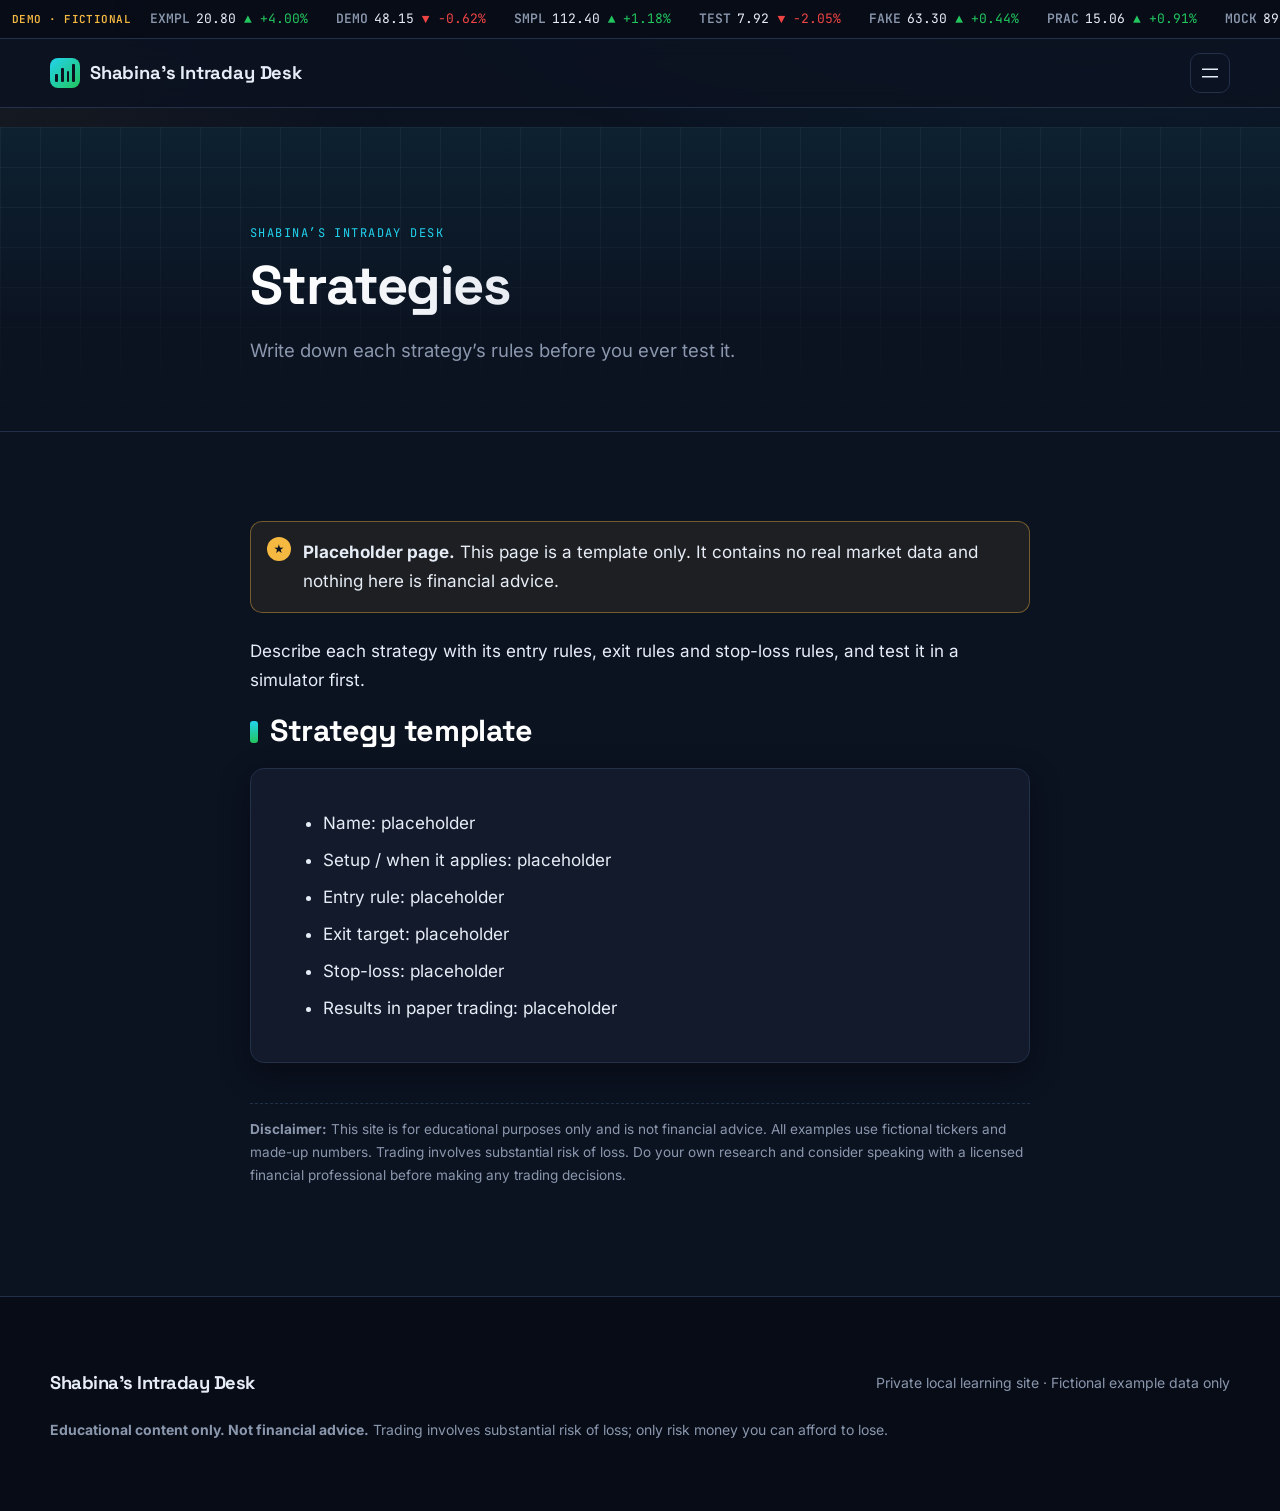
<file: strategies/index.html>
<!DOCTYPE html>
<html lang="en-US">
<head>
<meta name="robots" content="noindex, nofollow">
	<meta charset="UTF-8" />
	<meta name="viewport" content="width=device-width, initial-scale=1" />
<title>Strategies &#8211; Shabina&#039;s Intraday Desk</title>
<style id="wp-img-auto-sizes-contain-inline-css">
img:is([sizes=auto i],[sizes^="auto," i]){contain-intrinsic-size:3000px 1500px}

</style>
<style id="wp-block-site-title-inline-css">
.wp-block-site-title{box-sizing:border-box}.wp-block-site-title :where(a){color:inherit;font-family:inherit;font-size:inherit;font-style:inherit;font-weight:inherit;letter-spacing:inherit;line-height:inherit;text-decoration:inherit}

</style>
<style id="wp-block-group-inline-css">
.wp-block-group{box-sizing:border-box}:where(.wp-block-group.wp-block-group-is-layout-constrained){position:relative}

</style>
<style id="wp-block-navigation-link-inline-css">
.wp-block-navigation .wp-block-navigation-item__label{overflow-wrap:break-word}.wp-block-navigation .wp-block-navigation-item__description{display:none}.link-ui-tools{outline:1px solid #f0f0f0;padding:8px}.link-ui-block-inserter{padding-top:8px}.link-ui-block-inserter__back{margin-left:8px;text-transform:uppercase}

</style>
<style id="wp-block-navigation-inline-css">
.wp-block-navigation{position:relative}.wp-block-navigation ul{margin-bottom:0;margin-left:0;margin-top:0;padding-left:0}.wp-block-navigation ul,.wp-block-navigation ul li{list-style:none}.wp-block-navigation .wp-block-navigation-item{align-items:center;background-color:inherit;display:flex;position:relative}.wp-block-navigation .wp-block-navigation-item .wp-block-navigation__submenu-container:empty{display:none}.wp-block-navigation .wp-block-navigation-item__content{display:block;z-index:1}.wp-block-navigation .wp-block-navigation-item__content.wp-block-navigation-item__content{color:inherit}.wp-block-navigation.has-text-decoration-underline .wp-block-navigation-item__content,.wp-block-navigation.has-text-decoration-underline .wp-block-navigation-item__content:active,.wp-block-navigation.has-text-decoration-underline .wp-block-navigation-item__content:focus{text-decoration:underline}.wp-block-navigation.has-text-decoration-line-through .wp-block-navigation-item__content,.wp-block-navigation.has-text-decoration-line-through .wp-block-navigation-item__content:active,.wp-block-navigation.has-text-decoration-line-through .wp-block-navigation-item__content:focus{text-decoration:line-through}.wp-block-navigation :where(a),.wp-block-navigation :where(a:active),.wp-block-navigation :where(a:focus){text-decoration:none}.wp-block-navigation .wp-block-navigation__submenu-icon{align-self:center;background-color:inherit;border:none;color:currentColor;display:inline-block;font-size:inherit;height:.6em;line-height:0;margin-left:.25em;padding:0;width:.6em}.wp-block-navigation .wp-block-navigation__submenu-icon svg{stroke:currentColor;display:inline-block;height:inherit;margin-top:.075em;width:inherit}.wp-block-navigation{--navigation-layout-justification-setting:flex-start;--navigation-layout-direction:row;--navigation-layout-wrap:wrap;--navigation-layout-justify:flex-start;--navigation-layout-align:center}.wp-block-navigation.is-vertical{--navigation-layout-direction:column;--navigation-layout-justify:initial;--navigation-layout-align:flex-start}.wp-block-navigation.no-wrap{--navigation-layout-wrap:nowrap}.wp-block-navigation.items-justified-center{--navigation-layout-justification-setting:center;--navigation-layout-justify:center}.wp-block-navigation.items-justified-center.is-vertical{--navigation-layout-align:center}.wp-block-navigation.items-justified-right{--navigation-layout-justification-setting:flex-end;--navigation-layout-justify:flex-end}.wp-block-navigation.items-justified-right.is-vertical{--navigation-layout-align:flex-end}.wp-block-navigation.items-justified-space-between{--navigation-layout-justification-setting:space-between;--navigation-layout-justify:space-between}:where(.wp-block-navigation) ul li{padding:0}.wp-block-navigation .has-child .wp-block-navigation__submenu-container{align-items:normal;background-color:inherit;color:inherit;display:flex;flex-direction:column;opacity:0;position:absolute;z-index:2}@media not (prefers-reduced-motion){.wp-block-navigation .has-child .wp-block-navigation__submenu-container{transition:opacity .1s linear}}.wp-block-navigation .has-child .wp-block-navigation__submenu-container{height:0;overflow:hidden;visibility:hidden;width:0}.wp-block-navigation .has-child .wp-block-navigation__submenu-container>.wp-block-navigation-item>.wp-block-navigation-item__content{display:flex;flex-grow:1;padding:.5em 1em}.wp-block-navigation .has-child .wp-block-navigation__submenu-container>.wp-block-navigation-item>.wp-block-navigation-item__content .wp-block-navigation__submenu-icon{margin-left:auto;margin-right:0}.wp-block-navigation .has-child .wp-block-navigation__submenu-container .wp-block-navigation-item__content{margin:0}.wp-block-navigation .has-child .wp-block-navigation__submenu-container{left:-1px;top:100%}@media (min-width:782px){.wp-block-navigation .has-child .wp-block-navigation__submenu-container .wp-block-navigation__submenu-container{left:100%;top:-1px}.wp-block-navigation .has-child .wp-block-navigation__submenu-container .wp-block-navigation__submenu-container:before{background:transparent;content:"";display:block;height:100%;position:absolute;right:100%;width:.5em}.wp-block-navigation .has-child .wp-block-navigation__submenu-container .wp-block-navigation__submenu-icon{margin-right:.25em}.wp-block-navigation .has-child .wp-block-navigation__submenu-container .wp-block-navigation__submenu-icon svg{transform:rotate(-90deg)}}@media (hover:hover){.wp-block-navigation .has-child:not(.open-on-click):hover>.wp-block-navigation__submenu-container{height:auto;min-width:200px;opacity:1;overflow:visible;visibility:visible;width:auto}}.wp-block-navigation .has-child .wp-block-navigation-submenu__toggle[aria-expanded=true]~.wp-block-navigation__submenu-container,.wp-block-navigation .has-child:not(.open-on-click):not(.open-on-hover-click):focus-within>.wp-block-navigation__submenu-container{height:auto;min-width:200px;opacity:1;overflow:visible;visibility:visible;width:auto}.wp-block-navigation .has-child.open-always{align-items:var(--navigation-layout-align,initial);flex-direction:var(--navigation-layout-direction,initial);flex-wrap:var(--navigation-layout-wrap,wrap);gap:var(--wp--style--block-gap,2em)}.wp-block-navigation .has-child.open-always,.wp-block-navigation .has-child.open-always .wp-block-navigation-item{justify-content:var(--navigation-layout-justify,initial)}.wp-block-navigation .has-child.open-always .wp-block-navigation__submenu-container,.wp-block-navigation .has-child.open-always.wp-block-navigation-submenu{gap:var(--wp--style--block-gap,2em)}.wp-block-navigation .has-child.open-always .wp-block-navigation-item,.wp-block-navigation .has-child.open-always .wp-block-navigation__submenu-container,.wp-block-navigation .has-child.open-always.wp-block-navigation-submenu{padding-bottom:0;padding-top:0}.wp-block-navigation .has-child.open-always .wp-block-navigation__submenu-container{padding-left:var(--wp--style--block-gap,2em);padding-right:var(--wp--style--block-gap,2em)}.wp-block-navigation .has-child.open-always .wp-block-navigation__submenu-container .wp-block-navigation-item__content{padding:0}.wp-block-navigation .has-child.open-always .wp-block-navigation__submenu-container>.wp-block-navigation-item>.wp-block-navigation-item__content,.wp-block-navigation .has-child.open-always>.wp-block-navigation-item__content{flex-grow:0}.wp-block-navigation .has-child.open-always>.wp-block-navigation__submenu-container{background-color:transparent;border:none;color:inherit;flex-basis:100%;height:auto;opacity:1;overflow:visible;position:static;visibility:visible;width:auto}.wp-block-navigation.has-background .has-child .wp-block-navigation__submenu-container{left:0;top:100%}@media (min-width:782px){.wp-block-navigation.has-background .has-child .wp-block-navigation__submenu-container .wp-block-navigation__submenu-container{left:100%;top:0}}.wp-block-navigation-submenu{display:flex;position:relative}.wp-block-navigation-submenu .wp-block-navigation__submenu-icon svg{stroke:currentColor}button.wp-block-navigation-item__content{background-color:transparent;border:none;color:currentColor;font-family:inherit;font-size:inherit;font-style:inherit;font-weight:inherit;letter-spacing:inherit;line-height:inherit;text-align:left;text-transform:inherit}.wp-block-navigation-submenu__toggle{cursor:pointer}.wp-block-navigation-submenu__toggle[aria-expanded=true]+.wp-block-navigation__submenu-icon>svg,.wp-block-navigation-submenu__toggle[aria-expanded=true]>svg{transform:rotate(180deg)}.wp-block-navigation-item.open-on-click .wp-block-navigation-submenu__toggle{padding-left:0;padding-right:.85em}.wp-block-navigation-item.open-on-click .wp-block-navigation-submenu__toggle+.wp-block-navigation__submenu-icon{margin-left:-.6em;pointer-events:none}.wp-block-navigation-item.open-on-click button.wp-block-navigation-item__content:not(.wp-block-navigation-submenu__toggle){padding:0}.wp-block-navigation .wp-block-page-list,.wp-block-navigation__container,.wp-block-navigation__responsive-close,.wp-block-navigation__responsive-container,.wp-block-navigation__responsive-container-content,.wp-block-navigation__responsive-dialog{gap:inherit}:where(.wp-block-navigation.has-background .wp-block-navigation-item a:not(.wp-element-button)),:where(.wp-block-navigation.has-background .wp-block-navigation-submenu a:not(.wp-element-button)){padding:.5em 1em}:where(.wp-block-navigation .wp-block-navigation__submenu-container .wp-block-navigation-item a:not(.wp-element-button)),:where(.wp-block-navigation .wp-block-navigation__submenu-container .wp-block-navigation-submenu a:not(.wp-element-button)),:where(.wp-block-navigation .wp-block-navigation__submenu-container .wp-block-navigation-submenu button.wp-block-navigation-item__content),:where(.wp-block-navigation .wp-block-navigation__submenu-container .wp-block-pages-list__item button.wp-block-navigation-item__content){padding:.5em 1em}.wp-block-navigation.items-justified-right .wp-block-navigation__container .has-child .wp-block-navigation__submenu-container,.wp-block-navigation.items-justified-right .wp-block-page-list>.has-child .wp-block-navigation__submenu-container,.wp-block-navigation.items-justified-space-between .wp-block-page-list>.has-child:last-child .wp-block-navigation__submenu-container,.wp-block-navigation.items-justified-space-between>.wp-block-navigation__container>.has-child:last-child .wp-block-navigation__submenu-container{left:auto;right:0}.wp-block-navigation.items-justified-right .wp-block-navigation__container .has-child .wp-block-navigation__submenu-container .wp-block-navigation__submenu-container,.wp-block-navigation.items-justified-right .wp-block-page-list>.has-child .wp-block-navigation__submenu-container .wp-block-navigation__submenu-container,.wp-block-navigation.items-justified-space-between .wp-block-page-list>.has-child:last-child .wp-block-navigation__submenu-container .wp-block-navigation__submenu-container,.wp-block-navigation.items-justified-space-between>.wp-block-navigation__container>.has-child:last-child .wp-block-navigation__submenu-container .wp-block-navigation__submenu-container{left:-1px;right:-1px}@media (min-width:782px){.wp-block-navigation.items-justified-right .wp-block-navigation__container .has-child .wp-block-navigation__submenu-container .wp-block-navigation__submenu-container,.wp-block-navigation.items-justified-right .wp-block-page-list>.has-child .wp-block-navigation__submenu-container .wp-block-navigation__submenu-container,.wp-block-navigation.items-justified-space-between .wp-block-page-list>.has-child:last-child .wp-block-navigation__submenu-container .wp-block-navigation__submenu-container,.wp-block-navigation.items-justified-space-between>.wp-block-navigation__container>.has-child:last-child .wp-block-navigation__submenu-container .wp-block-navigation__submenu-container{left:auto;right:100%}}.wp-block-navigation:not(.has-background) .wp-block-navigation__submenu-container{background-color:#fff;border:1px solid rgba(0,0,0,.15)}.wp-block-navigation.has-background .wp-block-navigation__submenu-container{background-color:inherit}.wp-block-navigation:not(.has-text-color) .wp-block-navigation__submenu-container{color:#000}.wp-block-navigation__container{align-items:var(--navigation-layout-align,initial);display:flex;flex-direction:var(--navigation-layout-direction,initial);flex-wrap:var(--navigation-layout-wrap,wrap);justify-content:var(--navigation-layout-justify,initial);list-style:none;margin:0;padding-left:0}.wp-block-navigation__container .is-responsive{display:none}.wp-block-navigation__container:only-child,.wp-block-page-list:only-child{flex-grow:1}@keyframes overlay-menu__fade-in-animation{0%{opacity:0;transform:translateY(.5em)}to{opacity:1;transform:translateY(0)}}.wp-block-navigation__responsive-container{bottom:0;display:none;left:0;position:fixed;right:0;top:0}.wp-block-navigation__responsive-container :where(.wp-block-navigation-item a){color:inherit}.wp-block-navigation__responsive-container .wp-block-navigation__responsive-container-content{align-items:var(--navigation-layout-align,initial);display:flex;flex-direction:var(--navigation-layout-direction,initial);flex-wrap:var(--navigation-layout-wrap,wrap);justify-content:var(--navigation-layout-justify,initial)}.wp-block-navigation__responsive-container:not(.is-menu-open.is-menu-open){background-color:inherit!important;color:inherit!important}.wp-block-navigation__responsive-container.is-menu-open{background-color:inherit;display:flex;flex-direction:column}@media not (prefers-reduced-motion){.wp-block-navigation__responsive-container.is-menu-open{animation:overlay-menu__fade-in-animation .1s ease-out;animation-fill-mode:forwards}}.wp-block-navigation__responsive-container.is-menu-open:not(.disable-default-overlay){padding:clamp(1rem,var(--wp--style--root--padding-top),20rem) clamp(1rem,var(--wp--style--root--padding-right),20rem) clamp(1rem,var(--wp--style--root--padding-bottom),20rem) clamp(1rem,var(--wp--style--root--padding-left),20rem)}.wp-block-navigation__responsive-container.is-menu-open{overflow:auto;z-index:100000}.wp-block-navigation__responsive-container.is-menu-open:not(.disable-default-overlay) .wp-block-navigation__responsive-container-content{padding-top:calc(2rem + 24px)}.wp-block-navigation__responsive-container.is-menu-open:where(:not(.disable-default-overlay)) .wp-block-navigation__responsive-container-content{align-items:var(--navigation-layout-justification-setting,inherit);display:flex;flex-direction:column;flex-wrap:nowrap;overflow:visible}.wp-block-navigation__responsive-container.is-menu-open:where(:not(.disable-default-overlay)) .wp-block-navigation__responsive-container-content,.wp-block-navigation__responsive-container.is-menu-open:where(:not(.disable-default-overlay)) .wp-block-navigation__responsive-container-content .wp-block-navigation__container,.wp-block-navigation__responsive-container.is-menu-open:where(:not(.disable-default-overlay)) .wp-block-navigation__responsive-container-content .wp-block-page-list{justify-content:flex-start}.wp-block-navigation__responsive-container.is-menu-open:where(:not(.disable-default-overlay)) .wp-block-navigation__responsive-container-content .wp-block-navigation__submenu-icon{display:none}.wp-block-navigation__responsive-container.is-menu-open:where(:not(.disable-default-overlay)) .wp-block-navigation__responsive-container-content .has-child .wp-block-navigation__submenu-container{border:none;height:auto;min-width:200px;opacity:1;overflow:initial;padding-left:2rem;padding-right:2rem;position:static;visibility:visible;width:auto}.wp-block-navigation__responsive-container.is-menu-open:where(:not(.disable-default-overlay)) .wp-block-navigation__responsive-container-content .wp-block-navigation__container,.wp-block-navigation__responsive-container.is-menu-open:where(:not(.disable-default-overlay)) .wp-block-navigation__responsive-container-content .wp-block-navigation__submenu-container{gap:inherit}.wp-block-navigation__responsive-container.is-menu-open:where(:not(.disable-default-overlay)) .wp-block-navigation__responsive-container-content .wp-block-navigation__submenu-container{padding-top:var(--wp--style--block-gap,2em)}.wp-block-navigation__responsive-container.is-menu-open:where(:not(.disable-default-overlay)) .wp-block-navigation__responsive-container-content .wp-block-navigation-item__content{padding:0}.wp-block-navigation__responsive-container.is-menu-open:where(:not(.disable-default-overlay)) .wp-block-navigation__responsive-container-content .wp-block-navigation-item,.wp-block-navigation__responsive-container.is-menu-open:where(:not(.disable-default-overlay)) .wp-block-navigation__responsive-container-content .wp-block-navigation__container,.wp-block-navigation__responsive-container.is-menu-open:where(:not(.disable-default-overlay)) .wp-block-navigation__responsive-container-content .wp-block-page-list{align-items:var(--navigation-layout-justification-setting,initial);display:flex;flex-direction:column}.wp-block-navigation__responsive-container.is-menu-open:where(:not(.disable-default-overlay)) .wp-block-navigation-item,.wp-block-navigation__responsive-container.is-menu-open:where(:not(.disable-default-overlay)) .wp-block-navigation-item .wp-block-navigation__submenu-container,.wp-block-navigation__responsive-container.is-menu-open:where(:not(.disable-default-overlay)) .wp-block-navigation__container,.wp-block-navigation__responsive-container.is-menu-open:where(:not(.disable-default-overlay)) .wp-block-page-list{background:transparent!important;color:inherit!important}.wp-block-navigation__responsive-container.is-menu-open:where(:not(.disable-default-overlay)) .wp-block-navigation__submenu-container.wp-block-navigation__submenu-container.wp-block-navigation__submenu-container.wp-block-navigation__submenu-container{left:auto;right:auto}.wp-block-navigation__responsive-container.disable-default-overlay .wp-block-navigation__overlay-container{display:none;width:100%}.wp-block-navigation__responsive-container.disable-default-overlay .wp-block-navigation__responsive-close{max-width:none}.wp-block-navigation__responsive-container.disable-default-overlay.is-menu-open .wp-block-navigation__responsive-container-content>:not(.wp-block-navigation__overlay-container){display:none}.wp-block-navigation__responsive-container.disable-default-overlay.is-menu-open .wp-block-navigation__responsive-container-content .wp-block-navigation__overlay-container{display:block}.wp-block-navigation__responsive-container.disable-default-overlay.is-menu-open .wp-block-navigation__responsive-container-content .wp-block-navigation__overlay-container .wp-block-navigation__submenu-container{left:0;right:auto}@media (min-width:600px){.wp-block-navigation__responsive-container:not(.hidden-by-default):not(.is-menu-open){background-color:inherit;display:block;position:relative;width:100%;z-index:auto}.wp-block-navigation__responsive-container:not(.hidden-by-default):not(.is-menu-open) .wp-block-navigation__responsive-container-close{display:none}.wp-block-navigation__responsive-container.is-menu-open .wp-block-navigation__submenu-container.wp-block-navigation__submenu-container.wp-block-navigation__submenu-container.wp-block-navigation__submenu-container{left:0}}.wp-block-navigation:not(.has-background) .wp-block-navigation__responsive-container.is-menu-open:not(.disable-default-overlay){background-color:#fff}.wp-block-navigation:not(.has-text-color) .wp-block-navigation__responsive-container.is-menu-open:not(.disable-default-overlay){color:#000}.wp-block-navigation__toggle_button_label{font-size:1rem;font-weight:700}.wp-block-navigation__responsive-container-close,.wp-block-navigation__responsive-container-open{background:transparent;border:none;color:currentColor;cursor:pointer;margin:0;padding:0;text-transform:inherit;vertical-align:middle}.wp-block-navigation__responsive-container-close svg,.wp-block-navigation__responsive-container-open svg{fill:currentColor;display:block;height:24px;pointer-events:none;width:24px}.wp-block-navigation__responsive-container-open{display:flex}.wp-block-navigation__responsive-container-open.wp-block-navigation__responsive-container-open.wp-block-navigation__responsive-container-open{font-family:inherit;font-size:inherit;font-weight:inherit}@media (min-width:600px){.wp-block-navigation__responsive-container-open:not(.always-shown){display:none}}.wp-block-navigation__responsive-container-close{position:absolute;right:0;top:0;z-index:2}.wp-block-navigation__responsive-container-close.wp-block-navigation__responsive-container-close.wp-block-navigation__responsive-container-close{font-family:inherit;font-size:inherit;font-weight:inherit}.disable-default-overlay .wp-block-navigation__responsive-container-close{right:clamp(1rem,var(--wp--style--root--padding-left),20rem);top:clamp(1rem,var(--wp--style--root--padding-left),20rem)}.wp-block-navigation__responsive-close{width:100%}.has-modal-open .wp-block-navigation__responsive-close{margin-left:auto;margin-right:auto;max-width:var(--wp--style--global--wide-size,100%)}.wp-block-navigation__responsive-close:focus{outline:none}.is-menu-open .wp-block-navigation__responsive-close,.is-menu-open .wp-block-navigation__responsive-container-content,.is-menu-open .wp-block-navigation__responsive-dialog{box-sizing:border-box}.wp-block-navigation__responsive-dialog{position:relative}.has-modal-open .admin-bar .is-menu-open:where(:not(.disable-default-overlay)) .wp-block-navigation__responsive-dialog{margin-top:46px}@media (min-width:782px){.has-modal-open .admin-bar .is-menu-open:where(:not(.disable-default-overlay)) .wp-block-navigation__responsive-dialog{margin-top:32px}}html.has-modal-open{overflow:hidden}

</style>
<style id="wp-block-paragraph-inline-css">
.is-small-text{font-size:.875em}.is-regular-text{font-size:1em}.is-large-text{font-size:2.25em}.is-larger-text{font-size:3em}.has-drop-cap:not(:focus):first-letter{float:left;font-size:8.4em;font-style:normal;font-weight:100;line-height:.68;margin:.05em .1em 0 0;text-transform:uppercase}body.rtl .has-drop-cap:not(:focus):first-letter{float:none;margin-left:.1em}p.has-drop-cap.has-background{overflow:hidden}:root :where(p.has-background){padding:1.25em 2.375em}:where(p.has-text-color:not(.has-link-color)) a{color:inherit}p.has-text-align-left[style*="writing-mode:vertical-lr"],p.has-text-align-right[style*="writing-mode:vertical-rl"]{rotate:180deg}

</style>
<style id="wp-block-post-title-inline-css">
.wp-block-post-title{box-sizing:border-box;word-break:break-word}.wp-block-post-title :where(a){display:inline-block;font-family:inherit;font-size:inherit;font-style:inherit;font-weight:inherit;letter-spacing:inherit;line-height:inherit;text-decoration:inherit}

</style>
<style id="wp-block-post-excerpt-inline-css">
:where(.wp-block-post-excerpt){box-sizing:border-box;margin-bottom:var(--wp--style--block-gap);margin-top:var(--wp--style--block-gap)}.wp-block-post-excerpt__excerpt{margin-bottom:0;margin-top:0}.wp-block-post-excerpt__more-text{margin-bottom:0;margin-top:var(--wp--style--block-gap)}.wp-block-post-excerpt__more-link{display:inline-block}

</style>
<style id="wp-block-heading-inline-css">
h1:where(.wp-block-heading).has-background,h2:where(.wp-block-heading).has-background,h3:where(.wp-block-heading).has-background,h4:where(.wp-block-heading).has-background,h5:where(.wp-block-heading).has-background,h6:where(.wp-block-heading).has-background{padding:1.25em 2.375em}h1.has-text-align-left[style*=writing-mode]:where([style*=vertical-lr]),h1.has-text-align-right[style*=writing-mode]:where([style*=vertical-rl]),h2.has-text-align-left[style*=writing-mode]:where([style*=vertical-lr]),h2.has-text-align-right[style*=writing-mode]:where([style*=vertical-rl]),h3.has-text-align-left[style*=writing-mode]:where([style*=vertical-lr]),h3.has-text-align-right[style*=writing-mode]:where([style*=vertical-rl]),h4.has-text-align-left[style*=writing-mode]:where([style*=vertical-lr]),h4.has-text-align-right[style*=writing-mode]:where([style*=vertical-rl]),h5.has-text-align-left[style*=writing-mode]:where([style*=vertical-lr]),h5.has-text-align-right[style*=writing-mode]:where([style*=vertical-rl]),h6.has-text-align-left[style*=writing-mode]:where([style*=vertical-lr]),h6.has-text-align-right[style*=writing-mode]:where([style*=vertical-rl]){rotate:180deg}

</style>
<style id="wp-block-list-inline-css">
ol,ul{box-sizing:border-box}:root :where(.wp-block-list.has-background){padding:1.25em 2.375em}

				ul.is-style-checkmark-list {
					list-style-type: "\2713";
				}

				ul.is-style-checkmark-list li {
					padding-inline-start: 1ch;
				}

</style>
<style id="wp-block-post-content-inline-css">
.wp-block-post-content{display:flow-root}

</style>
<style id="wp-emoji-styles-inline-css">

	img.wp-smiley, img.emoji {
		display: inline !important;
		border: none !important;
		box-shadow: none !important;
		height: 1em !important;
		width: 1em !important;
		margin: 0 0.07em !important;
		vertical-align: -0.1em !important;
		background: none !important;
		padding: 0 !important;
	}

</style>
<style id="wp-block-library-inline-css">
:root{--wp-block-synced-color:#7a00df;--wp-block-synced-color--rgb:122,0,223;--wp-bound-block-color:var(--wp-block-synced-color);--wp-editor-canvas-background:#ddd;--wp-admin-theme-color:#007cba;--wp-admin-theme-color--rgb:0,124,186;--wp-admin-theme-color-darker-10:#006ba1;--wp-admin-theme-color-darker-10--rgb:0,107,160.5;--wp-admin-theme-color-darker-20:#005a87;--wp-admin-theme-color-darker-20--rgb:0,90,135;--wp-admin-border-width-focus:2px}@media (min-resolution:192dpi){:root{--wp-admin-border-width-focus:1.5px}}.wp-element-button{cursor:pointer}:root .has-very-light-gray-background-color{background-color:#eee}:root .has-very-dark-gray-background-color{background-color:#313131}:root .has-very-light-gray-color{color:#eee}:root .has-very-dark-gray-color{color:#313131}:root .has-vivid-green-cyan-to-vivid-cyan-blue-gradient-background{background:linear-gradient(135deg,#00d084,#0693e3)}:root .has-purple-crush-gradient-background{background:linear-gradient(135deg,#34e2e4,#4721fb 50%,#ab1dfe)}:root .has-hazy-dawn-gradient-background{background:linear-gradient(135deg,#faaca8,#dad0ec)}:root .has-subdued-olive-gradient-background{background:linear-gradient(135deg,#fafae1,#67a671)}:root .has-atomic-cream-gradient-background{background:linear-gradient(135deg,#fdd79a,#004a59)}:root .has-nightshade-gradient-background{background:linear-gradient(135deg,#330968,#31cdcf)}:root .has-midnight-gradient-background{background:linear-gradient(135deg,#020381,#2874fc)}:root{--wp--preset--font-size--normal:16px;--wp--preset--font-size--huge:42px}.has-regular-font-size{font-size:1em}.has-larger-font-size{font-size:2.625em}.has-normal-font-size{font-size:var(--wp--preset--font-size--normal)}.has-huge-font-size{font-size:var(--wp--preset--font-size--huge)}:root .has-text-align-center{text-align:center}:root .has-text-align-left{text-align:left}:root .has-text-align-right{text-align:right}.has-fit-text{white-space:nowrap!important}#end-resizable-editor-section{display:none}.aligncenter{clear:both}.items-justified-left{justify-content:flex-start}.items-justified-center{justify-content:center}.items-justified-right{justify-content:flex-end}.items-justified-space-between{justify-content:space-between}.screen-reader-text{word-wrap:normal!important;border:0;clip-path:inset(50%);height:1px;margin:-1px;overflow:hidden;padding:0;position:absolute;width:1px;word-break:normal!important}.screen-reader-text:focus{background-color:#ddd;clip-path:none;color:#444;display:block;font-size:1em;height:auto;left:5px;line-height:normal;padding:15px 23px 14px;text-decoration:none;top:5px;width:auto;z-index:100000}html :where(.has-border-color){border-style:solid}html :where([style^=border-color],[style*=";border-color"],[style*="; border-color"]){border-style:solid}html :where([style^=border-top-color],[style*=";border-top-color"],[style*="; border-top-color"]){border-top-style:solid}html :where([style^=border-right-color],[style*=";border-right-color"],[style*="; border-right-color"]){border-right-style:solid}html :where([style^=border-bottom-color],[style*=";border-bottom-color"],[style*="; border-bottom-color"]){border-bottom-style:solid}html :where([style^=border-left-color],[style*=";border-left-color"],[style*="; border-left-color"]){border-left-style:solid}html :where([style^=border-width],[style*=";border-width"],[style*="; border-width"]){border-style:solid}html :where([style^=border-top-width],[style*=";border-top-width"],[style*="; border-top-width"]){border-top-style:solid}html :where([style^=border-right-width],[style*=";border-right-width"],[style*="; border-right-width"]){border-right-style:solid}html :where([style^=border-bottom-width],[style*=";border-bottom-width"],[style*="; border-bottom-width"]){border-bottom-style:solid}html :where([style^=border-left-width],[style*=";border-left-width"],[style*="; border-left-width"]){border-left-style:solid}html :where(img[class*=wp-image-]){height:auto;max-width:100%}:where(figure){margin:0 0 1em}html :where(.is-position-sticky){--wp-admin--admin-bar--position-offset:var(--wp-admin--admin-bar--height,0px)}@media screen and (max-width:600px){html :where(.is-position-sticky){--wp-admin--admin-bar--position-offset:0px}}

</style>
<style id="global-styles-inline-css">
:root{--wp--preset--aspect-ratio--square: 1;--wp--preset--aspect-ratio--4-3: 4/3;--wp--preset--aspect-ratio--3-4: 3/4;--wp--preset--aspect-ratio--3-2: 3/2;--wp--preset--aspect-ratio--2-3: 2/3;--wp--preset--aspect-ratio--16-9: 16/9;--wp--preset--aspect-ratio--9-16: 9/16;--wp--preset--color--black: #000000;--wp--preset--color--cyan-bluish-gray: #abb8c3;--wp--preset--color--white: #ffffff;--wp--preset--color--pale-pink: #f78da7;--wp--preset--color--vivid-red: #cf2e2e;--wp--preset--color--luminous-vivid-orange: #ff6900;--wp--preset--color--luminous-vivid-amber: #fcb900;--wp--preset--color--light-green-cyan: #7bdcb5;--wp--preset--color--vivid-green-cyan: #00d084;--wp--preset--color--pale-cyan-blue: #8ed1fc;--wp--preset--color--vivid-cyan-blue: #0693e3;--wp--preset--color--vivid-purple: #9b51e0;--wp--preset--color--base: #0B1220;--wp--preset--color--contrast: #E6EDF7;--wp--preset--color--accent-1: #22D3EE;--wp--preset--color--accent-2: #F5B942;--wp--preset--color--accent-3: #121A2B;--wp--preset--color--accent-4: #8A97AD;--wp--preset--color--accent-5: #22304A;--wp--preset--color--accent-6: #172036;--wp--preset--color--gain: #22C55E;--wp--preset--color--loss: #EF4444;--wp--preset--gradient--vivid-cyan-blue-to-vivid-purple: linear-gradient(135deg,rgb(6,147,227) 0%,rgb(155,81,224) 100%);--wp--preset--gradient--light-green-cyan-to-vivid-green-cyan: linear-gradient(135deg,rgb(122,220,180) 0%,rgb(0,208,130) 100%);--wp--preset--gradient--luminous-vivid-amber-to-luminous-vivid-orange: linear-gradient(135deg,rgb(252,185,0) 0%,rgb(255,105,0) 100%);--wp--preset--gradient--luminous-vivid-orange-to-vivid-red: linear-gradient(135deg,rgb(255,105,0) 0%,rgb(207,46,46) 100%);--wp--preset--gradient--very-light-gray-to-cyan-bluish-gray: linear-gradient(135deg,rgb(238,238,238) 0%,rgb(169,184,195) 100%);--wp--preset--gradient--cool-to-warm-spectrum: linear-gradient(135deg,rgb(74,234,220) 0%,rgb(151,120,209) 20%,rgb(207,42,186) 40%,rgb(238,44,130) 60%,rgb(251,105,98) 80%,rgb(254,248,76) 100%);--wp--preset--gradient--blush-light-purple: linear-gradient(135deg,rgb(255,206,236) 0%,rgb(152,150,240) 100%);--wp--preset--gradient--blush-bordeaux: linear-gradient(135deg,rgb(254,205,165) 0%,rgb(254,45,45) 50%,rgb(107,0,62) 100%);--wp--preset--gradient--luminous-dusk: linear-gradient(135deg,rgb(255,203,112) 0%,rgb(199,81,192) 50%,rgb(65,88,208) 100%);--wp--preset--gradient--pale-ocean: linear-gradient(135deg,rgb(255,245,203) 0%,rgb(182,227,212) 50%,rgb(51,167,181) 100%);--wp--preset--gradient--electric-grass: linear-gradient(135deg,rgb(202,248,128) 0%,rgb(113,206,126) 100%);--wp--preset--gradient--midnight: linear-gradient(135deg,rgb(2,3,129) 0%,rgb(40,116,252) 100%);--wp--preset--font-size--small: 0.875rem;--wp--preset--font-size--medium: clamp(1rem, 1rem + ((1vw - 0.2rem) * 0.233), 1.125rem);--wp--preset--font-size--large: clamp(1.125rem, 1.125rem + ((1vw - 0.2rem) * 0.465), 1.375rem);--wp--preset--font-size--x-large: clamp(1.75rem, 1.75rem + ((1vw - 0.2rem) * 0.465), 2rem);--wp--preset--font-size--xx-large: clamp(2.15rem, 2.15rem + ((1vw - 0.2rem) * 1.581), 3rem);--wp--preset--font-family--body: Inter, system-ui, sans-serif;--wp--preset--font-family--display: "Space Grotesk", Inter, sans-serif;--wp--preset--font-family--mono: "JetBrains Mono", ui-monospace, monospace;--wp--preset--spacing--20: 10px;--wp--preset--spacing--30: 20px;--wp--preset--spacing--40: 30px;--wp--preset--spacing--50: clamp(30px, 5vw, 50px);--wp--preset--spacing--60: clamp(30px, 7vw, 70px);--wp--preset--spacing--70: clamp(50px, 7vw, 90px);--wp--preset--spacing--80: clamp(70px, 10vw, 140px);--wp--preset--shadow--natural: 6px 6px 9px rgba(0, 0, 0, 0.2);--wp--preset--shadow--deep: 12px 12px 50px rgba(0, 0, 0, 0.4);--wp--preset--shadow--sharp: 6px 6px 0px rgba(0, 0, 0, 0.2);--wp--preset--shadow--outlined: 6px 6px 0px -3px rgb(255, 255, 255), 6px 6px rgb(0, 0, 0);--wp--preset--shadow--crisp: 6px 6px 0px rgb(0, 0, 0);}.wp-block-button{--wp--preset--dimension--25: 25%;--wp--preset--dimension--50: 50%;--wp--preset--dimension--75: 75%;--wp--preset--dimension--100: 100%;}:root { --wp--style--global--content-size: 780px;--wp--style--global--wide-size: 1180px; }:where(body) { margin: 0; }.wp-site-blocks { padding-top: var(--wp--style--root--padding-top); padding-bottom: var(--wp--style--root--padding-bottom); }.has-global-padding { padding-right: var(--wp--style--root--padding-right); padding-left: var(--wp--style--root--padding-left); }.has-global-padding > .alignfull { margin-right: calc(var(--wp--style--root--padding-right) * -1); margin-left: calc(var(--wp--style--root--padding-left) * -1); }.has-global-padding :where(:not(.alignfull.is-layout-flow) > .has-global-padding:not(.wp-block-block, .alignfull)) { padding-right: 0; padding-left: 0; }.has-global-padding :where(:not(.alignfull.is-layout-flow) > .has-global-padding:not(.wp-block-block, .alignfull)) > .alignfull { margin-left: 0; margin-right: 0; }.wp-site-blocks > .alignleft { float: left; margin-right: 2em; }.wp-site-blocks > .alignright { float: right; margin-left: 2em; }.wp-site-blocks > .aligncenter { justify-content: center; margin-left: auto; margin-right: auto; }:where(.wp-site-blocks) > * { margin-block-start: 1.2rem; margin-block-end: 0; }:where(.wp-site-blocks) > :first-child { margin-block-start: 0; }:where(.wp-site-blocks) > :last-child { margin-block-end: 0; }:root { --wp--style--block-gap: 1.2rem; }:root :where(.is-layout-flow) > :first-child{margin-block-start: 0;}:root :where(.is-layout-flow) > :last-child{margin-block-end: 0;}:root :where(.is-layout-flow) > *{margin-block-start: 1.2rem;margin-block-end: 0;}:root :where(.is-layout-constrained) > :first-child{margin-block-start: 0;}:root :where(.is-layout-constrained) > :last-child{margin-block-end: 0;}:root :where(.is-layout-constrained) > *{margin-block-start: 1.2rem;margin-block-end: 0;}:root :where(.is-layout-flex){gap: 1.2rem;}:root :where(.is-layout-grid){gap: 1.2rem;}.is-layout-flow > .alignleft{float: left;margin-inline-start: 0;margin-inline-end: 2em;}.is-layout-flow > .alignright{float: right;margin-inline-start: 2em;margin-inline-end: 0;}.is-layout-flow > .aligncenter{margin-left: auto !important;margin-right: auto !important;}.is-layout-constrained > .alignleft{float: left;margin-inline-start: 0;margin-inline-end: 2em;}.is-layout-constrained > .alignright{float: right;margin-inline-start: 2em;margin-inline-end: 0;}.is-layout-constrained > .aligncenter{margin-left: auto !important;margin-right: auto !important;}.is-layout-constrained > :where(:not(.alignleft):not(.alignright):not(.alignfull)){max-width: var(--wp--style--global--content-size);margin-left: auto !important;margin-right: auto !important;}.is-layout-constrained > .alignwide{max-width: var(--wp--style--global--wide-size);}body .is-layout-flex{display: flex;}.is-layout-flex{flex-wrap: wrap;align-items: center;}.is-layout-flex > :is(*, div){margin: 0;}body .is-layout-grid{display: grid;}.is-layout-grid > :is(*, div){margin: 0;}body{background-color: var(--wp--preset--color--base);color: var(--wp--preset--color--contrast);font-family: var(--wp--preset--font-family--body);font-size: clamp(0.875rem, 0.875rem + ((1vw - 0.2rem) * 0.35), 1.063rem);font-weight: 400;letter-spacing: 0;line-height: 1.7;--wp--style--root--padding-top: 0px;--wp--style--root--padding-right: var(--wp--preset--spacing--50);--wp--style--root--padding-bottom: 0px;--wp--style--root--padding-left: var(--wp--preset--spacing--50);}a:where(:not(.wp-element-button)){color: var(--wp--preset--color--accent-1);}:root :where(a:where(:not(.wp-element-button)):hover){color: #67E8F9;text-decoration: none;}h1, h2, h3, h4, h5, h6{color: #FFFFFF;font-family: var(--wp--preset--font-family--display);font-weight: 700;letter-spacing: -0.02em;line-height: 1.15;}h1{font-size: clamp(2.2rem,5vw,3.4rem);}h2{font-size: clamp(1.45rem,3vw,1.9rem);margin-top: 2.6rem;}h3{font-size: clamp(0.875rem, 0.875rem + ((1vw - 0.2rem) * 0.605), 1.2rem);}h4{font-size: var(--wp--preset--font-size--medium);}h5{font-size: var(--wp--preset--font-size--small);letter-spacing: 0.5px;}h6{font-size: var(--wp--preset--font-size--small);font-weight: 700;letter-spacing: 1.4px;text-transform: uppercase;}:root :where(.wp-element-button, .wp-block-button__link){background-color: var(--wp--preset--color--accent-1);border-width: 0;color: #06111F;font-family: inherit;font-size: var(--wp--preset--font-size--medium);font-style: inherit;font-weight: inherit;letter-spacing: inherit;line-height: inherit;padding-top: 1rem;padding-right: 2.25rem;padding-bottom: 1rem;padding-left: 2.25rem;text-decoration: none;text-transform: inherit;}:root :where(.wp-element-button:hover, .wp-block-button__link:hover){background-color: color-mix(in srgb, var(--wp--preset--color--contrast) 85%, transparent);border-color: transparent;color: var(--wp--preset--color--base);}:root :where(.wp-element-button:focus, .wp-block-button__link:focus){outline-color: var(--wp--preset--color--accent-4);outline-offset: 2px;}:root :where(.wp-element-caption, .wp-block-audio figcaption, .wp-block-embed figcaption, .wp-block-gallery figcaption, .wp-block-image figcaption, .wp-block-table figcaption, .wp-block-video figcaption){color: var(--wp--preset--color--accent-4);font-size: var(--wp--preset--font-size--small);line-height: 1.4;}.has-black-color{color: var(--wp--preset--color--black) !important;}.has-cyan-bluish-gray-color{color: var(--wp--preset--color--cyan-bluish-gray) !important;}.has-white-color{color: var(--wp--preset--color--white) !important;}.has-pale-pink-color{color: var(--wp--preset--color--pale-pink) !important;}.has-vivid-red-color{color: var(--wp--preset--color--vivid-red) !important;}.has-luminous-vivid-orange-color{color: var(--wp--preset--color--luminous-vivid-orange) !important;}.has-luminous-vivid-amber-color{color: var(--wp--preset--color--luminous-vivid-amber) !important;}.has-light-green-cyan-color{color: var(--wp--preset--color--light-green-cyan) !important;}.has-vivid-green-cyan-color{color: var(--wp--preset--color--vivid-green-cyan) !important;}.has-pale-cyan-blue-color{color: var(--wp--preset--color--pale-cyan-blue) !important;}.has-vivid-cyan-blue-color{color: var(--wp--preset--color--vivid-cyan-blue) !important;}.has-vivid-purple-color{color: var(--wp--preset--color--vivid-purple) !important;}.has-base-color{color: var(--wp--preset--color--base) !important;}.has-contrast-color{color: var(--wp--preset--color--contrast) !important;}.has-accent-1-color{color: var(--wp--preset--color--accent-1) !important;}.has-accent-2-color{color: var(--wp--preset--color--accent-2) !important;}.has-accent-3-color{color: var(--wp--preset--color--accent-3) !important;}.has-accent-4-color{color: var(--wp--preset--color--accent-4) !important;}.has-accent-5-color{color: var(--wp--preset--color--accent-5) !important;}.has-accent-6-color{color: var(--wp--preset--color--accent-6) !important;}.has-gain-color{color: var(--wp--preset--color--gain) !important;}.has-loss-color{color: var(--wp--preset--color--loss) !important;}.has-black-background-color{background-color: var(--wp--preset--color--black) !important;}.has-cyan-bluish-gray-background-color{background-color: var(--wp--preset--color--cyan-bluish-gray) !important;}.has-white-background-color{background-color: var(--wp--preset--color--white) !important;}.has-pale-pink-background-color{background-color: var(--wp--preset--color--pale-pink) !important;}.has-vivid-red-background-color{background-color: var(--wp--preset--color--vivid-red) !important;}.has-luminous-vivid-orange-background-color{background-color: var(--wp--preset--color--luminous-vivid-orange) !important;}.has-luminous-vivid-amber-background-color{background-color: var(--wp--preset--color--luminous-vivid-amber) !important;}.has-light-green-cyan-background-color{background-color: var(--wp--preset--color--light-green-cyan) !important;}.has-vivid-green-cyan-background-color{background-color: var(--wp--preset--color--vivid-green-cyan) !important;}.has-pale-cyan-blue-background-color{background-color: var(--wp--preset--color--pale-cyan-blue) !important;}.has-vivid-cyan-blue-background-color{background-color: var(--wp--preset--color--vivid-cyan-blue) !important;}.has-vivid-purple-background-color{background-color: var(--wp--preset--color--vivid-purple) !important;}.has-base-background-color{background-color: var(--wp--preset--color--base) !important;}.has-contrast-background-color{background-color: var(--wp--preset--color--contrast) !important;}.has-accent-1-background-color{background-color: var(--wp--preset--color--accent-1) !important;}.has-accent-2-background-color{background-color: var(--wp--preset--color--accent-2) !important;}.has-accent-3-background-color{background-color: var(--wp--preset--color--accent-3) !important;}.has-accent-4-background-color{background-color: var(--wp--preset--color--accent-4) !important;}.has-accent-5-background-color{background-color: var(--wp--preset--color--accent-5) !important;}.has-accent-6-background-color{background-color: var(--wp--preset--color--accent-6) !important;}.has-gain-background-color{background-color: var(--wp--preset--color--gain) !important;}.has-loss-background-color{background-color: var(--wp--preset--color--loss) !important;}.has-black-border-color{border-color: var(--wp--preset--color--black) !important;}.has-cyan-bluish-gray-border-color{border-color: var(--wp--preset--color--cyan-bluish-gray) !important;}.has-white-border-color{border-color: var(--wp--preset--color--white) !important;}.has-pale-pink-border-color{border-color: var(--wp--preset--color--pale-pink) !important;}.has-vivid-red-border-color{border-color: var(--wp--preset--color--vivid-red) !important;}.has-luminous-vivid-orange-border-color{border-color: var(--wp--preset--color--luminous-vivid-orange) !important;}.has-luminous-vivid-amber-border-color{border-color: var(--wp--preset--color--luminous-vivid-amber) !important;}.has-light-green-cyan-border-color{border-color: var(--wp--preset--color--light-green-cyan) !important;}.has-vivid-green-cyan-border-color{border-color: var(--wp--preset--color--vivid-green-cyan) !important;}.has-pale-cyan-blue-border-color{border-color: var(--wp--preset--color--pale-cyan-blue) !important;}.has-vivid-cyan-blue-border-color{border-color: var(--wp--preset--color--vivid-cyan-blue) !important;}.has-vivid-purple-border-color{border-color: var(--wp--preset--color--vivid-purple) !important;}.has-base-border-color{border-color: var(--wp--preset--color--base) !important;}.has-contrast-border-color{border-color: var(--wp--preset--color--contrast) !important;}.has-accent-1-border-color{border-color: var(--wp--preset--color--accent-1) !important;}.has-accent-2-border-color{border-color: var(--wp--preset--color--accent-2) !important;}.has-accent-3-border-color{border-color: var(--wp--preset--color--accent-3) !important;}.has-accent-4-border-color{border-color: var(--wp--preset--color--accent-4) !important;}.has-accent-5-border-color{border-color: var(--wp--preset--color--accent-5) !important;}.has-accent-6-border-color{border-color: var(--wp--preset--color--accent-6) !important;}.has-gain-border-color{border-color: var(--wp--preset--color--gain) !important;}.has-loss-border-color{border-color: var(--wp--preset--color--loss) !important;}.has-vivid-cyan-blue-to-vivid-purple-gradient-background{background: var(--wp--preset--gradient--vivid-cyan-blue-to-vivid-purple) !important;}.has-light-green-cyan-to-vivid-green-cyan-gradient-background{background: var(--wp--preset--gradient--light-green-cyan-to-vivid-green-cyan) !important;}.has-luminous-vivid-amber-to-luminous-vivid-orange-gradient-background{background: var(--wp--preset--gradient--luminous-vivid-amber-to-luminous-vivid-orange) !important;}.has-luminous-vivid-orange-to-vivid-red-gradient-background{background: var(--wp--preset--gradient--luminous-vivid-orange-to-vivid-red) !important;}.has-very-light-gray-to-cyan-bluish-gray-gradient-background{background: var(--wp--preset--gradient--very-light-gray-to-cyan-bluish-gray) !important;}.has-cool-to-warm-spectrum-gradient-background{background: var(--wp--preset--gradient--cool-to-warm-spectrum) !important;}.has-blush-light-purple-gradient-background{background: var(--wp--preset--gradient--blush-light-purple) !important;}.has-blush-bordeaux-gradient-background{background: var(--wp--preset--gradient--blush-bordeaux) !important;}.has-luminous-dusk-gradient-background{background: var(--wp--preset--gradient--luminous-dusk) !important;}.has-pale-ocean-gradient-background{background: var(--wp--preset--gradient--pale-ocean) !important;}.has-electric-grass-gradient-background{background: var(--wp--preset--gradient--electric-grass) !important;}.has-midnight-gradient-background{background: var(--wp--preset--gradient--midnight) !important;}.has-small-font-size{font-size: var(--wp--preset--font-size--small) !important;}.has-medium-font-size{font-size: var(--wp--preset--font-size--medium) !important;}.has-large-font-size{font-size: var(--wp--preset--font-size--large) !important;}.has-x-large-font-size{font-size: var(--wp--preset--font-size--x-large) !important;}.has-xx-large-font-size{font-size: var(--wp--preset--font-size--xx-large) !important;}.has-body-font-family{font-family: var(--wp--preset--font-family--body) !important;}.has-display-font-family{font-family: var(--wp--preset--font-family--display) !important;}.has-mono-font-family{font-family: var(--wp--preset--font-family--mono) !important;}
:root :where(.wp-block-post-title){font-family: var(--wp--preset--font-family--display);}
:root :where(.wp-block-post-title a:where(:not(.wp-element-button))){text-decoration: none;}
:root :where(.wp-block-post-title a:where(:not(.wp-element-button)):hover){text-decoration: underline;}
:root :where(.wp-block-site-title){font-family: var(--wp--preset--font-family--display);font-size: clamp(0.875rem, 0.875rem + ((1vw - 0.2rem) * 0.512), 1.15rem);font-weight: 700;letter-spacing: -.5px;}
:root :where(.wp-block-site-title a:where(:not(.wp-element-button))){text-decoration: none;}
:root :where(.wp-block-site-title a:where(:not(.wp-element-button)):hover){text-decoration: underline;}
:root :where(.wp-block-navigation){font-size: clamp(0.875rem, 0.875rem + ((1vw - 0.2rem) * 0.14), 0.95rem);font-weight: 500;}
:root :where(.wp-block-navigation a:where(:not(.wp-element-button))){text-decoration: none;}
:root :where(.wp-block-navigation a:where(:not(.wp-element-button)):hover){text-decoration: underline;}
:root :where(.wp-block-list li){margin-top: 0.5rem;}

</style>
<style id="core-block-supports-inline-css">
.wp-container-core-group-is-layout-3a88641f{flex-wrap:nowrap;}.wp-container-core-navigation-is-layout-03cbc9f5{gap:4px;justify-content:flex-end;}.wp-container-core-group-is-layout-09bbf82f{flex-wrap:nowrap;justify-content:space-between;}.wp-container-core-group-is-layout-655f5829 > :where(:not(.alignleft):not(.alignright):not(.alignfull)){max-width:1180px;margin-left:auto !important;margin-right:auto !important;}.wp-container-core-group-is-layout-655f5829 > .alignwide{max-width:1180px;}.wp-container-core-group-is-layout-655f5829 .alignfull{max-width:none;}.wp-container-core-group-is-layout-655f5829 > .alignfull{margin-right:calc(var(--wp--preset--spacing--50) * -1);margin-left:calc(var(--wp--preset--spacing--50) * -1);}.wp-container-core-group-is-layout-a5768721 > .alignfull{margin-right:calc(var(--wp--preset--spacing--50) * -1);margin-left:calc(var(--wp--preset--spacing--50) * -1);}.wp-container-core-group-is-layout-30480122 > .alignfull{margin-right:calc(var(--wp--preset--spacing--50) * -1);margin-left:calc(var(--wp--preset--spacing--50) * -1);}.wp-container-core-group-is-layout-1d0a7695{justify-content:space-between;}.wp-container-core-group-is-layout-35fdb64a > :where(:not(.alignleft):not(.alignright):not(.alignfull)){max-width:1180px;margin-left:auto !important;margin-right:auto !important;}.wp-container-core-group-is-layout-35fdb64a > .alignwide{max-width:1180px;}.wp-container-core-group-is-layout-35fdb64a .alignfull{max-width:none;}.wp-container-core-group-is-layout-35fdb64a > .alignfull{margin-right:calc(var(--wp--preset--spacing--50) * -1);margin-left:calc(var(--wp--preset--spacing--50) * -1);}

</style>
<style id="wp-block-template-skip-link-inline-css">
/*! This file is auto-generated */
.skip-link.screen-reader-text{border:0;clip-path:inset(50%);height:1px;margin:-1px;overflow:hidden;padding:0;position:absolute!important;width:1px;word-wrap:normal!important;word-break:normal!important}.skip-link.screen-reader-text:focus{background-color:#eee;clip-path:none;color:#444;display:block;font-size:1em;height:auto;left:5px;line-height:normal;padding:15px 23px 14px;text-decoration:none;top:5px;width:auto;z-index:100000}

</style>
<link rel='stylesheet' id='intraday-desk-css' href='../wp-content/themes/intraday-desk/style.css' media='all' />
<style id="twentytwentyfive-style-inline-css">
a{text-decoration-thickness:1px!important;text-underline-offset:.1em}:where(.wp-site-blocks :focus){outline-width:2px;outline-style:solid}.wp-block-navigation .wp-block-navigation-submenu .wp-block-navigation-item:not(:last-child){margin-bottom:3px}.wp-block-navigation .wp-block-navigation-item .wp-block-navigation-item__content{outline-offset:4px}.wp-block-navigation .wp-block-navigation-item ul.wp-block-navigation__submenu-container .wp-block-navigation-item__content{outline-offset:0}blockquote,caption,figcaption,h1,h2,h3,h4,h5,h6,p{text-wrap:pretty}.more-link{display:block}:where(pre){overflow-x:auto}

</style>
<style class="wp-fonts-local">
@font-face{font-family:Inter;font-style:normal;font-weight:100 900;font-display:swap;src:url('../wp-content/themes/intraday-desk/assets/fonts/inter.woff2') format('woff2');}
@font-face{font-family:"Space Grotesk";font-style:normal;font-weight:300 700;font-display:swap;src:url('../wp-content/themes/intraday-desk/assets/fonts/space-grotesk.woff2') format('woff2');}
@font-face{font-family:"JetBrains Mono";font-style:normal;font-weight:100 800;font-display:swap;src:url('../wp-content/themes/intraday-desk/assets/fonts/jetbrains-mono.woff2') format('woff2');}
</style>
</head>

<body class="wp-singular page-template-default page page-id-10 wp-embed-responsive wp-theme-twentytwentyfive wp-child-theme-intraday-desk">

<a class="skip-link screen-reader-text" id="wp-skip-link" href="index.html#wp--skip-link--target">Skip to content</a><div class="wp-site-blocks"><header class="wp-block-template-part">
<div class="id-ticker" aria-label="Fictional demo symbols, not real quotes"><span class="id-ticker__label">Demo · fictional</span><div class="id-ticker__track">
<span class="id-ticker__item"><b>EXMPL</b>20.80 <span class="id-up">▲ +4.00%</span></span>
<span class="id-ticker__item"><b>DEMO</b>48.15 <span class="id-down">▼ −0.62%</span></span>
<span class="id-ticker__item"><b>SMPL</b>112.40 <span class="id-up">▲ +1.18%</span></span>
<span class="id-ticker__item"><b>TEST</b>7.92 <span class="id-down">▼ −2.05%</span></span>
<span class="id-ticker__item"><b>FAKE</b>63.30 <span class="id-up">▲ +0.44%</span></span>
<span class="id-ticker__item"><b>PRAC</b>15.06 <span class="id-up">▲ +0.91%</span></span>
<span class="id-ticker__item"><b>MOCK</b>89.71 <span class="id-down">▼ −1.37%</span></span>
<span class="id-ticker__item"><b>LRNR</b>31.25 <span class="id-up">▲ +2.10%</span></span>
<span class="id-ticker__item" style="color:var(--id-muted)">· Fictional symbols for decoration only. Not real market data. ·</span>
<span aria-hidden="true" class="id-ticker__item"><b>EXMPL</b>20.80 <span class="id-up">▲ +4.00%</span></span>
<span aria-hidden="true" class="id-ticker__item"><b>DEMO</b>48.15 <span class="id-down">▼ −0.62%</span></span>
<span aria-hidden="true" class="id-ticker__item"><b>SMPL</b>112.40 <span class="id-up">▲ +1.18%</span></span>
<span aria-hidden="true" class="id-ticker__item"><b>TEST</b>7.92 <span class="id-down">▼ −2.05%</span></span>
<span aria-hidden="true" class="id-ticker__item"><b>FAKE</b>63.30 <span class="id-up">▲ +0.44%</span></span>
<span aria-hidden="true" class="id-ticker__item"><b>PRAC</b>15.06 <span class="id-up">▲ +0.91%</span></span>
<span aria-hidden="true" class="id-ticker__item"><b>MOCK</b>89.71 <span class="id-down">▼ −1.37%</span></span>
<span aria-hidden="true" class="id-ticker__item"><b>LRNR</b>31.25 <span class="id-up">▲ +2.10%</span></span>
<span aria-hidden="true" class="id-ticker__item" style="color:var(--id-muted)">· Fictional symbols for decoration only. Not real market data. ·</span>
</div></div>


<div class="wp-block-group id-header has-global-padding is-layout-constrained wp-container-core-group-is-layout-655f5829 wp-block-group-is-layout-constrained" style="padding-top:14px;padding-right:var(--wp--preset--spacing--50);padding-bottom:14px;padding-left:var(--wp--preset--spacing--50)">

<div class="wp-block-group is-content-justification-space-between is-nowrap is-layout-flex wp-container-core-group-is-layout-09bbf82f wp-block-group-is-layout-flex">

<div class="wp-block-group id-logo is-nowrap is-layout-flex wp-container-core-group-is-layout-3a88641f wp-block-group-is-layout-flex"><span class="id-logo__mark" aria-hidden="true"><i style="height:8px"></i><i style="height:14px"></i><i style="height:11px"></i><i style="height:18px"></i></span>
<p class="wp-block-site-title"><a href="../index.html" target="_self" rel="home">Shabina&#039;s Intraday Desk</a></p></div>

<nav class="id-menu" aria-label="Menu">
<button type="button" class="id-menu__toggle" aria-expanded="false" aria-controls="id-site-menu" aria-label="Open menu">
<svg width="24" height="24" xmlns="http://www.w3.org/2000/svg" viewBox="0 0 24 24" aria-hidden="true" focusable="false"><path d="M4 7.5h16v1.5H4z"></path><path d="M4 15h16v1.5H4z"></path></svg>
</button>
<div class="id-menu__panel" id="id-site-menu" hidden>
<ul class="id-menu__list">
<li><a href="/about/">About Shabina</a></li>
<li><a href="/#main-idea">What's the main idea</a></li>
<li><a href="/#what-you-can-learn">What you can learn here</a></li>
</ul>
<div class="id-menu__social">
<a href="https://www.instagram.com/" data-social="instagram" target="_blank" rel="noopener"><svg width="16" height="16" viewBox="0 0 24 24" aria-hidden="true" focusable="false"><rect x="3.25" y="3.25" width="17.5" height="17.5" rx="5" fill="none" stroke="currentColor" stroke-width="1.8"></rect><circle cx="12" cy="12" r="4" fill="none" stroke="currentColor" stroke-width="1.8"></circle><circle cx="17.4" cy="6.6" r="1.1" fill="currentColor"></circle></svg><span>Instagram</span></a>
<a href="https://www.youtube.com/" data-social="youtube" target="_blank" rel="noopener"><svg width="16" height="16" viewBox="0 0 24 24" aria-hidden="true" focusable="false"><path fill="currentColor" d="M23 12.2s0-3.2-.4-4.6c-.2-.9-.9-1.6-1.8-1.8C19.2 5.4 12 5.4 12 5.4s-7.2 0-8.8.4c-.9.2-1.6.9-1.8 1.8C1 9 1 12.2 1 12.2s0 3.2.4 4.6c.2.9.9 1.6 1.8 1.8 1.6.4 8.8.4 8.8.4s7.2 0 8.8-.4c.9-.2 1.6-.9 1.8-1.8.4-1.4.4-4.6.4-4.6zM9.8 15.5V8.9l6.2 3.3-6.2 3.3z"></path></svg><span>YouTube</span></a>
</div>
</div>
</nav>
</div>
</div>

</header>

<main id="wp--skip-link--target" class="wp-block-group is-layout-flow wp-block-group-is-layout-flow">

<div class="wp-block-group alignfull id-hero has-global-padding is-layout-constrained wp-container-core-group-is-layout-a5768721 wp-block-group-is-layout-constrained" style="padding-top:clamp(48px,8vw,96px);padding-right:var(--wp--preset--spacing--50);padding-bottom:clamp(36px,6vw,64px);padding-left:var(--wp--preset--spacing--50)">
<p class="id-eyebrow wp-block-paragraph">Shabina&#8217;s Intraday Desk</p>
<h1 style="margin-top:10px;margin-bottom:10px" class="wp-block-post-title">Strategies</h1>
<div class="id-sub wp-block-post-excerpt"><p class="wp-block-post-excerpt__excerpt">Write down each strategy&#8217;s rules before you ever test it. </p></div>
</div>


<div class="wp-block-group has-global-padding is-layout-constrained wp-container-core-group-is-layout-30480122 wp-block-group-is-layout-constrained" style="padding-top:var(--wp--preset--spacing--60);padding-right:var(--wp--preset--spacing--50);padding-bottom:var(--wp--preset--spacing--70);padding-left:var(--wp--preset--spacing--50)">
<div class="entry-content wp-block-post-content has-global-padding is-layout-constrained wp-block-post-content-is-layout-constrained"><div class="wp-block-group id-callout id-callout--note has-global-padding is-layout-constrained wp-block-group-is-layout-constrained"><p class="wp-block-paragraph"><strong>Placeholder page.</strong> This page is a template only. It contains no real market data and nothing here is financial advice.</p>
</div>
<p class="wp-block-paragraph">Describe each strategy with its entry rules, exit rules and stop-loss rules, and test it in a simulator first.</p>
<h2 class="wp-block-heading">Strategy template</h2>
<div class="wp-block-group id-card has-global-padding is-layout-constrained wp-block-group-is-layout-constrained"><ul class="wp-block-list"><li>Name: placeholder</li><li>Setup / when it applies: placeholder</li><li>Entry rule: placeholder</li><li>Exit target: placeholder</li><li>Stop-loss: placeholder</li><li>Results in paper trading: placeholder</li></ul>
</div>
<p class="id-disclaimer wp-block-paragraph"><strong>Disclaimer:</strong> This site is for educational purposes only and is not financial advice. All examples use fictional tickers and made-up numbers. Trading involves substantial risk of loss. Do your own research and consider speaking with a licensed financial professional before making any trading decisions.</p>
</div>
</div>

</main>

<footer class="wp-block-template-part">
<div class="wp-block-group id-footer has-global-padding is-layout-constrained wp-container-core-group-is-layout-35fdb64a wp-block-group-is-layout-constrained" style="padding-top:var(--wp--preset--spacing--60);padding-right:var(--wp--preset--spacing--50);padding-bottom:var(--wp--preset--spacing--60);padding-left:var(--wp--preset--spacing--50)">

<div class="wp-block-group is-content-justification-space-between is-layout-flex wp-container-core-group-is-layout-1d0a7695 wp-block-group-is-layout-flex"><p class="wp-block-site-title"><a href="../index.html" target="_self" rel="home">Shabina&#039;s Intraday Desk</a></p>
<p class="has-text-color has-small-font-size wp-block-paragraph" style="color:#8A97AD">Private local learning site · Fictional example data only</p></div>

<p class="has-text-color has-small-font-size wp-block-paragraph" style="color:#8A97AD"><strong>Educational content only. Not financial advice.</strong> Trading involves substantial risk of loss; only risk money you can afford to lose.</p></div>

</footer>
</div>
<script>
(function () {
  var nav = document.querySelector(".id-menu");
  if (!nav) return;
  var button = nav.querySelector(".id-menu__toggle");
  var panel = nav.querySelector(".id-menu__panel");
  if (!button || !panel) return;
  function setOpen(open) {
    button.setAttribute("aria-expanded", open ? "true" : "false");
    button.setAttribute("aria-label", open ? "Close menu" : "Open menu");
    if (open) panel.removeAttribute("hidden");
    else panel.setAttribute("hidden", "");
  }
  button.addEventListener("click", function () {
    setOpen(button.getAttribute("aria-expanded") !== "true");
  });
  panel.addEventListener("click", function (event) {
    if (event.target.closest("a")) setOpen(false);
  });
  document.addEventListener("click", function (event) {
    if (!nav.contains(event.target)) setOpen(false);
  });
  document.addEventListener("keydown", function (event) {
    if (event.key === "Escape" && button.getAttribute("aria-expanded") === "true") {
      setOpen(false);
      button.focus();
    }
  });
})();
</script>
</body>
</html>
</file>
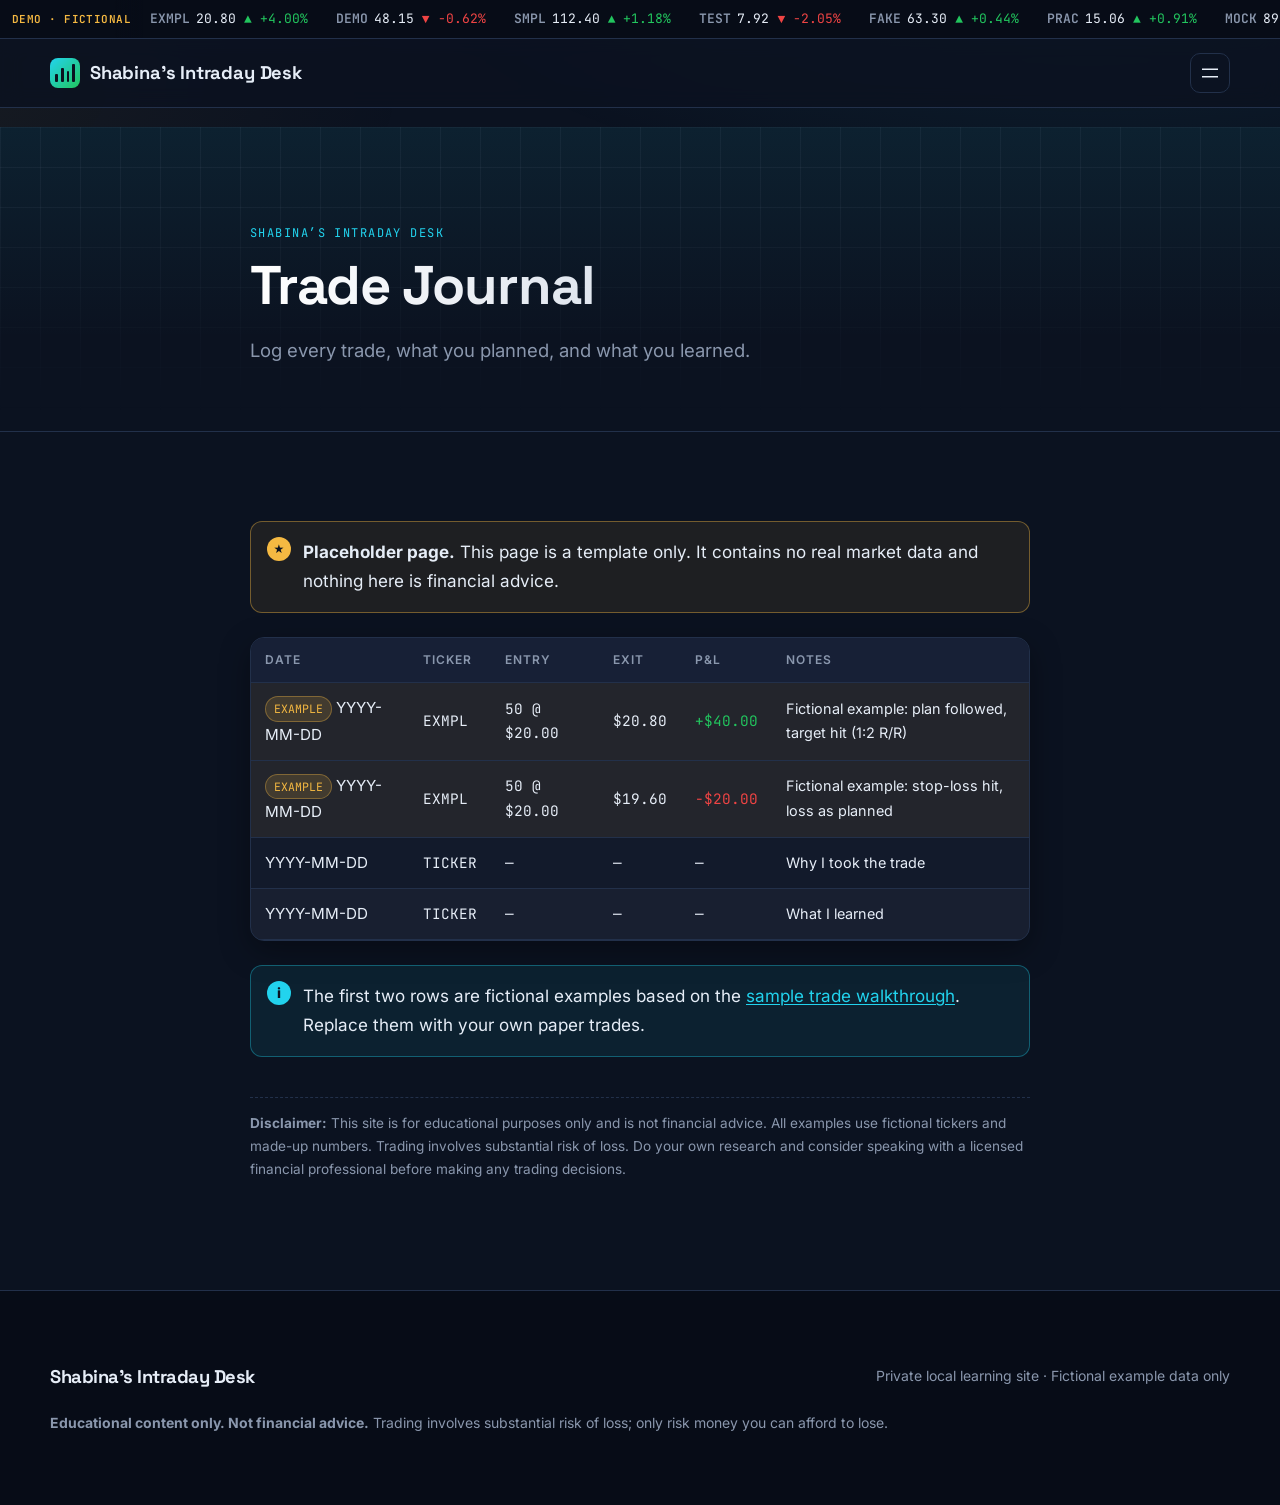
<file: trade-journal/index.html>
<!DOCTYPE html>
<html lang="en-US">
<head>
<meta name="robots" content="noindex, nofollow">
	<meta charset="UTF-8" />
	<meta name="viewport" content="width=device-width, initial-scale=1" />
<title>Trade Journal &#8211; Shabina&#039;s Intraday Desk</title>
<style id="wp-img-auto-sizes-contain-inline-css">
img:is([sizes=auto i],[sizes^="auto," i]){contain-intrinsic-size:3000px 1500px}

</style>
<style id="wp-block-site-title-inline-css">
.wp-block-site-title{box-sizing:border-box}.wp-block-site-title :where(a){color:inherit;font-family:inherit;font-size:inherit;font-style:inherit;font-weight:inherit;letter-spacing:inherit;line-height:inherit;text-decoration:inherit}

</style>
<style id="wp-block-group-inline-css">
.wp-block-group{box-sizing:border-box}:where(.wp-block-group.wp-block-group-is-layout-constrained){position:relative}

</style>
<style id="wp-block-navigation-link-inline-css">
.wp-block-navigation .wp-block-navigation-item__label{overflow-wrap:break-word}.wp-block-navigation .wp-block-navigation-item__description{display:none}.link-ui-tools{outline:1px solid #f0f0f0;padding:8px}.link-ui-block-inserter{padding-top:8px}.link-ui-block-inserter__back{margin-left:8px;text-transform:uppercase}

</style>
<style id="wp-block-navigation-inline-css">
.wp-block-navigation{position:relative}.wp-block-navigation ul{margin-bottom:0;margin-left:0;margin-top:0;padding-left:0}.wp-block-navigation ul,.wp-block-navigation ul li{list-style:none}.wp-block-navigation .wp-block-navigation-item{align-items:center;background-color:inherit;display:flex;position:relative}.wp-block-navigation .wp-block-navigation-item .wp-block-navigation__submenu-container:empty{display:none}.wp-block-navigation .wp-block-navigation-item__content{display:block;z-index:1}.wp-block-navigation .wp-block-navigation-item__content.wp-block-navigation-item__content{color:inherit}.wp-block-navigation.has-text-decoration-underline .wp-block-navigation-item__content,.wp-block-navigation.has-text-decoration-underline .wp-block-navigation-item__content:active,.wp-block-navigation.has-text-decoration-underline .wp-block-navigation-item__content:focus{text-decoration:underline}.wp-block-navigation.has-text-decoration-line-through .wp-block-navigation-item__content,.wp-block-navigation.has-text-decoration-line-through .wp-block-navigation-item__content:active,.wp-block-navigation.has-text-decoration-line-through .wp-block-navigation-item__content:focus{text-decoration:line-through}.wp-block-navigation :where(a),.wp-block-navigation :where(a:active),.wp-block-navigation :where(a:focus){text-decoration:none}.wp-block-navigation .wp-block-navigation__submenu-icon{align-self:center;background-color:inherit;border:none;color:currentColor;display:inline-block;font-size:inherit;height:.6em;line-height:0;margin-left:.25em;padding:0;width:.6em}.wp-block-navigation .wp-block-navigation__submenu-icon svg{stroke:currentColor;display:inline-block;height:inherit;margin-top:.075em;width:inherit}.wp-block-navigation{--navigation-layout-justification-setting:flex-start;--navigation-layout-direction:row;--navigation-layout-wrap:wrap;--navigation-layout-justify:flex-start;--navigation-layout-align:center}.wp-block-navigation.is-vertical{--navigation-layout-direction:column;--navigation-layout-justify:initial;--navigation-layout-align:flex-start}.wp-block-navigation.no-wrap{--navigation-layout-wrap:nowrap}.wp-block-navigation.items-justified-center{--navigation-layout-justification-setting:center;--navigation-layout-justify:center}.wp-block-navigation.items-justified-center.is-vertical{--navigation-layout-align:center}.wp-block-navigation.items-justified-right{--navigation-layout-justification-setting:flex-end;--navigation-layout-justify:flex-end}.wp-block-navigation.items-justified-right.is-vertical{--navigation-layout-align:flex-end}.wp-block-navigation.items-justified-space-between{--navigation-layout-justification-setting:space-between;--navigation-layout-justify:space-between}:where(.wp-block-navigation) ul li{padding:0}.wp-block-navigation .has-child .wp-block-navigation__submenu-container{align-items:normal;background-color:inherit;color:inherit;display:flex;flex-direction:column;opacity:0;position:absolute;z-index:2}@media not (prefers-reduced-motion){.wp-block-navigation .has-child .wp-block-navigation__submenu-container{transition:opacity .1s linear}}.wp-block-navigation .has-child .wp-block-navigation__submenu-container{height:0;overflow:hidden;visibility:hidden;width:0}.wp-block-navigation .has-child .wp-block-navigation__submenu-container>.wp-block-navigation-item>.wp-block-navigation-item__content{display:flex;flex-grow:1;padding:.5em 1em}.wp-block-navigation .has-child .wp-block-navigation__submenu-container>.wp-block-navigation-item>.wp-block-navigation-item__content .wp-block-navigation__submenu-icon{margin-left:auto;margin-right:0}.wp-block-navigation .has-child .wp-block-navigation__submenu-container .wp-block-navigation-item__content{margin:0}.wp-block-navigation .has-child .wp-block-navigation__submenu-container{left:-1px;top:100%}@media (min-width:782px){.wp-block-navigation .has-child .wp-block-navigation__submenu-container .wp-block-navigation__submenu-container{left:100%;top:-1px}.wp-block-navigation .has-child .wp-block-navigation__submenu-container .wp-block-navigation__submenu-container:before{background:transparent;content:"";display:block;height:100%;position:absolute;right:100%;width:.5em}.wp-block-navigation .has-child .wp-block-navigation__submenu-container .wp-block-navigation__submenu-icon{margin-right:.25em}.wp-block-navigation .has-child .wp-block-navigation__submenu-container .wp-block-navigation__submenu-icon svg{transform:rotate(-90deg)}}@media (hover:hover){.wp-block-navigation .has-child:not(.open-on-click):hover>.wp-block-navigation__submenu-container{height:auto;min-width:200px;opacity:1;overflow:visible;visibility:visible;width:auto}}.wp-block-navigation .has-child .wp-block-navigation-submenu__toggle[aria-expanded=true]~.wp-block-navigation__submenu-container,.wp-block-navigation .has-child:not(.open-on-click):not(.open-on-hover-click):focus-within>.wp-block-navigation__submenu-container{height:auto;min-width:200px;opacity:1;overflow:visible;visibility:visible;width:auto}.wp-block-navigation .has-child.open-always{align-items:var(--navigation-layout-align,initial);flex-direction:var(--navigation-layout-direction,initial);flex-wrap:var(--navigation-layout-wrap,wrap);gap:var(--wp--style--block-gap,2em)}.wp-block-navigation .has-child.open-always,.wp-block-navigation .has-child.open-always .wp-block-navigation-item{justify-content:var(--navigation-layout-justify,initial)}.wp-block-navigation .has-child.open-always .wp-block-navigation__submenu-container,.wp-block-navigation .has-child.open-always.wp-block-navigation-submenu{gap:var(--wp--style--block-gap,2em)}.wp-block-navigation .has-child.open-always .wp-block-navigation-item,.wp-block-navigation .has-child.open-always .wp-block-navigation__submenu-container,.wp-block-navigation .has-child.open-always.wp-block-navigation-submenu{padding-bottom:0;padding-top:0}.wp-block-navigation .has-child.open-always .wp-block-navigation__submenu-container{padding-left:var(--wp--style--block-gap,2em);padding-right:var(--wp--style--block-gap,2em)}.wp-block-navigation .has-child.open-always .wp-block-navigation__submenu-container .wp-block-navigation-item__content{padding:0}.wp-block-navigation .has-child.open-always .wp-block-navigation__submenu-container>.wp-block-navigation-item>.wp-block-navigation-item__content,.wp-block-navigation .has-child.open-always>.wp-block-navigation-item__content{flex-grow:0}.wp-block-navigation .has-child.open-always>.wp-block-navigation__submenu-container{background-color:transparent;border:none;color:inherit;flex-basis:100%;height:auto;opacity:1;overflow:visible;position:static;visibility:visible;width:auto}.wp-block-navigation.has-background .has-child .wp-block-navigation__submenu-container{left:0;top:100%}@media (min-width:782px){.wp-block-navigation.has-background .has-child .wp-block-navigation__submenu-container .wp-block-navigation__submenu-container{left:100%;top:0}}.wp-block-navigation-submenu{display:flex;position:relative}.wp-block-navigation-submenu .wp-block-navigation__submenu-icon svg{stroke:currentColor}button.wp-block-navigation-item__content{background-color:transparent;border:none;color:currentColor;font-family:inherit;font-size:inherit;font-style:inherit;font-weight:inherit;letter-spacing:inherit;line-height:inherit;text-align:left;text-transform:inherit}.wp-block-navigation-submenu__toggle{cursor:pointer}.wp-block-navigation-submenu__toggle[aria-expanded=true]+.wp-block-navigation__submenu-icon>svg,.wp-block-navigation-submenu__toggle[aria-expanded=true]>svg{transform:rotate(180deg)}.wp-block-navigation-item.open-on-click .wp-block-navigation-submenu__toggle{padding-left:0;padding-right:.85em}.wp-block-navigation-item.open-on-click .wp-block-navigation-submenu__toggle+.wp-block-navigation__submenu-icon{margin-left:-.6em;pointer-events:none}.wp-block-navigation-item.open-on-click button.wp-block-navigation-item__content:not(.wp-block-navigation-submenu__toggle){padding:0}.wp-block-navigation .wp-block-page-list,.wp-block-navigation__container,.wp-block-navigation__responsive-close,.wp-block-navigation__responsive-container,.wp-block-navigation__responsive-container-content,.wp-block-navigation__responsive-dialog{gap:inherit}:where(.wp-block-navigation.has-background .wp-block-navigation-item a:not(.wp-element-button)),:where(.wp-block-navigation.has-background .wp-block-navigation-submenu a:not(.wp-element-button)){padding:.5em 1em}:where(.wp-block-navigation .wp-block-navigation__submenu-container .wp-block-navigation-item a:not(.wp-element-button)),:where(.wp-block-navigation .wp-block-navigation__submenu-container .wp-block-navigation-submenu a:not(.wp-element-button)),:where(.wp-block-navigation .wp-block-navigation__submenu-container .wp-block-navigation-submenu button.wp-block-navigation-item__content),:where(.wp-block-navigation .wp-block-navigation__submenu-container .wp-block-pages-list__item button.wp-block-navigation-item__content){padding:.5em 1em}.wp-block-navigation.items-justified-right .wp-block-navigation__container .has-child .wp-block-navigation__submenu-container,.wp-block-navigation.items-justified-right .wp-block-page-list>.has-child .wp-block-navigation__submenu-container,.wp-block-navigation.items-justified-space-between .wp-block-page-list>.has-child:last-child .wp-block-navigation__submenu-container,.wp-block-navigation.items-justified-space-between>.wp-block-navigation__container>.has-child:last-child .wp-block-navigation__submenu-container{left:auto;right:0}.wp-block-navigation.items-justified-right .wp-block-navigation__container .has-child .wp-block-navigation__submenu-container .wp-block-navigation__submenu-container,.wp-block-navigation.items-justified-right .wp-block-page-list>.has-child .wp-block-navigation__submenu-container .wp-block-navigation__submenu-container,.wp-block-navigation.items-justified-space-between .wp-block-page-list>.has-child:last-child .wp-block-navigation__submenu-container .wp-block-navigation__submenu-container,.wp-block-navigation.items-justified-space-between>.wp-block-navigation__container>.has-child:last-child .wp-block-navigation__submenu-container .wp-block-navigation__submenu-container{left:-1px;right:-1px}@media (min-width:782px){.wp-block-navigation.items-justified-right .wp-block-navigation__container .has-child .wp-block-navigation__submenu-container .wp-block-navigation__submenu-container,.wp-block-navigation.items-justified-right .wp-block-page-list>.has-child .wp-block-navigation__submenu-container .wp-block-navigation__submenu-container,.wp-block-navigation.items-justified-space-between .wp-block-page-list>.has-child:last-child .wp-block-navigation__submenu-container .wp-block-navigation__submenu-container,.wp-block-navigation.items-justified-space-between>.wp-block-navigation__container>.has-child:last-child .wp-block-navigation__submenu-container .wp-block-navigation__submenu-container{left:auto;right:100%}}.wp-block-navigation:not(.has-background) .wp-block-navigation__submenu-container{background-color:#fff;border:1px solid rgba(0,0,0,.15)}.wp-block-navigation.has-background .wp-block-navigation__submenu-container{background-color:inherit}.wp-block-navigation:not(.has-text-color) .wp-block-navigation__submenu-container{color:#000}.wp-block-navigation__container{align-items:var(--navigation-layout-align,initial);display:flex;flex-direction:var(--navigation-layout-direction,initial);flex-wrap:var(--navigation-layout-wrap,wrap);justify-content:var(--navigation-layout-justify,initial);list-style:none;margin:0;padding-left:0}.wp-block-navigation__container .is-responsive{display:none}.wp-block-navigation__container:only-child,.wp-block-page-list:only-child{flex-grow:1}@keyframes overlay-menu__fade-in-animation{0%{opacity:0;transform:translateY(.5em)}to{opacity:1;transform:translateY(0)}}.wp-block-navigation__responsive-container{bottom:0;display:none;left:0;position:fixed;right:0;top:0}.wp-block-navigation__responsive-container :where(.wp-block-navigation-item a){color:inherit}.wp-block-navigation__responsive-container .wp-block-navigation__responsive-container-content{align-items:var(--navigation-layout-align,initial);display:flex;flex-direction:var(--navigation-layout-direction,initial);flex-wrap:var(--navigation-layout-wrap,wrap);justify-content:var(--navigation-layout-justify,initial)}.wp-block-navigation__responsive-container:not(.is-menu-open.is-menu-open){background-color:inherit!important;color:inherit!important}.wp-block-navigation__responsive-container.is-menu-open{background-color:inherit;display:flex;flex-direction:column}@media not (prefers-reduced-motion){.wp-block-navigation__responsive-container.is-menu-open{animation:overlay-menu__fade-in-animation .1s ease-out;animation-fill-mode:forwards}}.wp-block-navigation__responsive-container.is-menu-open:not(.disable-default-overlay){padding:clamp(1rem,var(--wp--style--root--padding-top),20rem) clamp(1rem,var(--wp--style--root--padding-right),20rem) clamp(1rem,var(--wp--style--root--padding-bottom),20rem) clamp(1rem,var(--wp--style--root--padding-left),20rem)}.wp-block-navigation__responsive-container.is-menu-open{overflow:auto;z-index:100000}.wp-block-navigation__responsive-container.is-menu-open:not(.disable-default-overlay) .wp-block-navigation__responsive-container-content{padding-top:calc(2rem + 24px)}.wp-block-navigation__responsive-container.is-menu-open:where(:not(.disable-default-overlay)) .wp-block-navigation__responsive-container-content{align-items:var(--navigation-layout-justification-setting,inherit);display:flex;flex-direction:column;flex-wrap:nowrap;overflow:visible}.wp-block-navigation__responsive-container.is-menu-open:where(:not(.disable-default-overlay)) .wp-block-navigation__responsive-container-content,.wp-block-navigation__responsive-container.is-menu-open:where(:not(.disable-default-overlay)) .wp-block-navigation__responsive-container-content .wp-block-navigation__container,.wp-block-navigation__responsive-container.is-menu-open:where(:not(.disable-default-overlay)) .wp-block-navigation__responsive-container-content .wp-block-page-list{justify-content:flex-start}.wp-block-navigation__responsive-container.is-menu-open:where(:not(.disable-default-overlay)) .wp-block-navigation__responsive-container-content .wp-block-navigation__submenu-icon{display:none}.wp-block-navigation__responsive-container.is-menu-open:where(:not(.disable-default-overlay)) .wp-block-navigation__responsive-container-content .has-child .wp-block-navigation__submenu-container{border:none;height:auto;min-width:200px;opacity:1;overflow:initial;padding-left:2rem;padding-right:2rem;position:static;visibility:visible;width:auto}.wp-block-navigation__responsive-container.is-menu-open:where(:not(.disable-default-overlay)) .wp-block-navigation__responsive-container-content .wp-block-navigation__container,.wp-block-navigation__responsive-container.is-menu-open:where(:not(.disable-default-overlay)) .wp-block-navigation__responsive-container-content .wp-block-navigation__submenu-container{gap:inherit}.wp-block-navigation__responsive-container.is-menu-open:where(:not(.disable-default-overlay)) .wp-block-navigation__responsive-container-content .wp-block-navigation__submenu-container{padding-top:var(--wp--style--block-gap,2em)}.wp-block-navigation__responsive-container.is-menu-open:where(:not(.disable-default-overlay)) .wp-block-navigation__responsive-container-content .wp-block-navigation-item__content{padding:0}.wp-block-navigation__responsive-container.is-menu-open:where(:not(.disable-default-overlay)) .wp-block-navigation__responsive-container-content .wp-block-navigation-item,.wp-block-navigation__responsive-container.is-menu-open:where(:not(.disable-default-overlay)) .wp-block-navigation__responsive-container-content .wp-block-navigation__container,.wp-block-navigation__responsive-container.is-menu-open:where(:not(.disable-default-overlay)) .wp-block-navigation__responsive-container-content .wp-block-page-list{align-items:var(--navigation-layout-justification-setting,initial);display:flex;flex-direction:column}.wp-block-navigation__responsive-container.is-menu-open:where(:not(.disable-default-overlay)) .wp-block-navigation-item,.wp-block-navigation__responsive-container.is-menu-open:where(:not(.disable-default-overlay)) .wp-block-navigation-item .wp-block-navigation__submenu-container,.wp-block-navigation__responsive-container.is-menu-open:where(:not(.disable-default-overlay)) .wp-block-navigation__container,.wp-block-navigation__responsive-container.is-menu-open:where(:not(.disable-default-overlay)) .wp-block-page-list{background:transparent!important;color:inherit!important}.wp-block-navigation__responsive-container.is-menu-open:where(:not(.disable-default-overlay)) .wp-block-navigation__submenu-container.wp-block-navigation__submenu-container.wp-block-navigation__submenu-container.wp-block-navigation__submenu-container{left:auto;right:auto}.wp-block-navigation__responsive-container.disable-default-overlay .wp-block-navigation__overlay-container{display:none;width:100%}.wp-block-navigation__responsive-container.disable-default-overlay .wp-block-navigation__responsive-close{max-width:none}.wp-block-navigation__responsive-container.disable-default-overlay.is-menu-open .wp-block-navigation__responsive-container-content>:not(.wp-block-navigation__overlay-container){display:none}.wp-block-navigation__responsive-container.disable-default-overlay.is-menu-open .wp-block-navigation__responsive-container-content .wp-block-navigation__overlay-container{display:block}.wp-block-navigation__responsive-container.disable-default-overlay.is-menu-open .wp-block-navigation__responsive-container-content .wp-block-navigation__overlay-container .wp-block-navigation__submenu-container{left:0;right:auto}@media (min-width:600px){.wp-block-navigation__responsive-container:not(.hidden-by-default):not(.is-menu-open){background-color:inherit;display:block;position:relative;width:100%;z-index:auto}.wp-block-navigation__responsive-container:not(.hidden-by-default):not(.is-menu-open) .wp-block-navigation__responsive-container-close{display:none}.wp-block-navigation__responsive-container.is-menu-open .wp-block-navigation__submenu-container.wp-block-navigation__submenu-container.wp-block-navigation__submenu-container.wp-block-navigation__submenu-container{left:0}}.wp-block-navigation:not(.has-background) .wp-block-navigation__responsive-container.is-menu-open:not(.disable-default-overlay){background-color:#fff}.wp-block-navigation:not(.has-text-color) .wp-block-navigation__responsive-container.is-menu-open:not(.disable-default-overlay){color:#000}.wp-block-navigation__toggle_button_label{font-size:1rem;font-weight:700}.wp-block-navigation__responsive-container-close,.wp-block-navigation__responsive-container-open{background:transparent;border:none;color:currentColor;cursor:pointer;margin:0;padding:0;text-transform:inherit;vertical-align:middle}.wp-block-navigation__responsive-container-close svg,.wp-block-navigation__responsive-container-open svg{fill:currentColor;display:block;height:24px;pointer-events:none;width:24px}.wp-block-navigation__responsive-container-open{display:flex}.wp-block-navigation__responsive-container-open.wp-block-navigation__responsive-container-open.wp-block-navigation__responsive-container-open{font-family:inherit;font-size:inherit;font-weight:inherit}@media (min-width:600px){.wp-block-navigation__responsive-container-open:not(.always-shown){display:none}}.wp-block-navigation__responsive-container-close{position:absolute;right:0;top:0;z-index:2}.wp-block-navigation__responsive-container-close.wp-block-navigation__responsive-container-close.wp-block-navigation__responsive-container-close{font-family:inherit;font-size:inherit;font-weight:inherit}.disable-default-overlay .wp-block-navigation__responsive-container-close{right:clamp(1rem,var(--wp--style--root--padding-left),20rem);top:clamp(1rem,var(--wp--style--root--padding-left),20rem)}.wp-block-navigation__responsive-close{width:100%}.has-modal-open .wp-block-navigation__responsive-close{margin-left:auto;margin-right:auto;max-width:var(--wp--style--global--wide-size,100%)}.wp-block-navigation__responsive-close:focus{outline:none}.is-menu-open .wp-block-navigation__responsive-close,.is-menu-open .wp-block-navigation__responsive-container-content,.is-menu-open .wp-block-navigation__responsive-dialog{box-sizing:border-box}.wp-block-navigation__responsive-dialog{position:relative}.has-modal-open .admin-bar .is-menu-open:where(:not(.disable-default-overlay)) .wp-block-navigation__responsive-dialog{margin-top:46px}@media (min-width:782px){.has-modal-open .admin-bar .is-menu-open:where(:not(.disable-default-overlay)) .wp-block-navigation__responsive-dialog{margin-top:32px}}html.has-modal-open{overflow:hidden}

</style>
<style id="wp-block-paragraph-inline-css">
.is-small-text{font-size:.875em}.is-regular-text{font-size:1em}.is-large-text{font-size:2.25em}.is-larger-text{font-size:3em}.has-drop-cap:not(:focus):first-letter{float:left;font-size:8.4em;font-style:normal;font-weight:100;line-height:.68;margin:.05em .1em 0 0;text-transform:uppercase}body.rtl .has-drop-cap:not(:focus):first-letter{float:none;margin-left:.1em}p.has-drop-cap.has-background{overflow:hidden}:root :where(p.has-background){padding:1.25em 2.375em}:where(p.has-text-color:not(.has-link-color)) a{color:inherit}p.has-text-align-left[style*="writing-mode:vertical-lr"],p.has-text-align-right[style*="writing-mode:vertical-rl"]{rotate:180deg}

</style>
<style id="wp-block-post-title-inline-css">
.wp-block-post-title{box-sizing:border-box;word-break:break-word}.wp-block-post-title :where(a){display:inline-block;font-family:inherit;font-size:inherit;font-style:inherit;font-weight:inherit;letter-spacing:inherit;line-height:inherit;text-decoration:inherit}

</style>
<style id="wp-block-post-excerpt-inline-css">
:where(.wp-block-post-excerpt){box-sizing:border-box;margin-bottom:var(--wp--style--block-gap);margin-top:var(--wp--style--block-gap)}.wp-block-post-excerpt__excerpt{margin-bottom:0;margin-top:0}.wp-block-post-excerpt__more-text{margin-bottom:0;margin-top:var(--wp--style--block-gap)}.wp-block-post-excerpt__more-link{display:inline-block}

</style>
<style id="wp-block-table-inline-css">
.wp-block-table{overflow-x:auto}.wp-block-table table{border-collapse:collapse;width:100%}.wp-block-table thead{border-bottom:3px solid}.wp-block-table tfoot{border-top:3px solid}.wp-block-table td,.wp-block-table th{border:1px solid;padding:.5em}.wp-block-table .has-fixed-layout{table-layout:fixed;width:100%}.wp-block-table .has-fixed-layout td,.wp-block-table .has-fixed-layout th{word-break:break-word}.wp-block-table.aligncenter,.wp-block-table.alignleft,.wp-block-table.alignright{display:table;width:auto}.wp-block-table.aligncenter td,.wp-block-table.aligncenter th,.wp-block-table.alignleft td,.wp-block-table.alignleft th,.wp-block-table.alignright td,.wp-block-table.alignright th{word-break:break-word}.wp-block-table .has-subtle-light-gray-background-color{background-color:#f3f4f5}.wp-block-table .has-subtle-pale-green-background-color{background-color:#e9fbe5}.wp-block-table .has-subtle-pale-blue-background-color{background-color:#e7f5fe}.wp-block-table .has-subtle-pale-pink-background-color{background-color:#fcf0ef}.wp-block-table.is-style-stripes{background-color:transparent;border-collapse:inherit;border-spacing:0}.wp-block-table.is-style-stripes tbody tr:nth-child(odd){background-color:#f0f0f0}.wp-block-table.is-style-stripes.has-subtle-light-gray-background-color tbody tr:nth-child(odd){background-color:#f3f4f5}.wp-block-table.is-style-stripes.has-subtle-pale-green-background-color tbody tr:nth-child(odd){background-color:#e9fbe5}.wp-block-table.is-style-stripes.has-subtle-pale-blue-background-color tbody tr:nth-child(odd){background-color:#e7f5fe}.wp-block-table.is-style-stripes.has-subtle-pale-pink-background-color tbody tr:nth-child(odd){background-color:#fcf0ef}.wp-block-table.is-style-stripes td,.wp-block-table.is-style-stripes th{border-color:transparent}.wp-block-table.is-style-stripes{border-bottom:1px solid #f0f0f0}.wp-block-table .has-border-color td,.wp-block-table .has-border-color th,.wp-block-table .has-border-color tr,.wp-block-table .has-border-color>*{border-color:inherit}.wp-block-table table[style*=border-top-color] tr:first-child,.wp-block-table table[style*=border-top-color] tr:first-child td,.wp-block-table table[style*=border-top-color] tr:first-child th,.wp-block-table table[style*=border-top-color]>*,.wp-block-table table[style*=border-top-color]>* td,.wp-block-table table[style*=border-top-color]>* th{border-top-color:inherit}.wp-block-table table[style*=border-top-color] tr:not(:first-child){border-top-color:currentColor}.wp-block-table table[style*=border-right-color] td:last-child,.wp-block-table table[style*=border-right-color] th,.wp-block-table table[style*=border-right-color] tr,.wp-block-table table[style*=border-right-color]>*{border-right-color:inherit}.wp-block-table table[style*=border-bottom-color] tr:last-child,.wp-block-table table[style*=border-bottom-color] tr:last-child td,.wp-block-table table[style*=border-bottom-color] tr:last-child th,.wp-block-table table[style*=border-bottom-color]>*,.wp-block-table table[style*=border-bottom-color]>* td,.wp-block-table table[style*=border-bottom-color]>* th{border-bottom-color:inherit}.wp-block-table table[style*=border-bottom-color] tr:not(:last-child){border-bottom-color:currentColor}.wp-block-table table[style*=border-left-color] td:first-child,.wp-block-table table[style*=border-left-color] th,.wp-block-table table[style*=border-left-color] tr,.wp-block-table table[style*=border-left-color]>*{border-left-color:inherit}.wp-block-table table[style*=border-style] td,.wp-block-table table[style*=border-style] th,.wp-block-table table[style*=border-style] tr,.wp-block-table table[style*=border-style]>*{border-style:inherit}.wp-block-table table[style*=border-width] td,.wp-block-table table[style*=border-width] th,.wp-block-table table[style*=border-width] tr,.wp-block-table table[style*=border-width]>*{border-style:inherit;border-width:inherit}

</style>
<style id="wp-block-post-content-inline-css">
.wp-block-post-content{display:flow-root}

</style>
<style id="wp-emoji-styles-inline-css">

	img.wp-smiley, img.emoji {
		display: inline !important;
		border: none !important;
		box-shadow: none !important;
		height: 1em !important;
		width: 1em !important;
		margin: 0 0.07em !important;
		vertical-align: -0.1em !important;
		background: none !important;
		padding: 0 !important;
	}

</style>
<style id="wp-block-library-inline-css">
:root{--wp-block-synced-color:#7a00df;--wp-block-synced-color--rgb:122,0,223;--wp-bound-block-color:var(--wp-block-synced-color);--wp-editor-canvas-background:#ddd;--wp-admin-theme-color:#007cba;--wp-admin-theme-color--rgb:0,124,186;--wp-admin-theme-color-darker-10:#006ba1;--wp-admin-theme-color-darker-10--rgb:0,107,160.5;--wp-admin-theme-color-darker-20:#005a87;--wp-admin-theme-color-darker-20--rgb:0,90,135;--wp-admin-border-width-focus:2px}@media (min-resolution:192dpi){:root{--wp-admin-border-width-focus:1.5px}}.wp-element-button{cursor:pointer}:root .has-very-light-gray-background-color{background-color:#eee}:root .has-very-dark-gray-background-color{background-color:#313131}:root .has-very-light-gray-color{color:#eee}:root .has-very-dark-gray-color{color:#313131}:root .has-vivid-green-cyan-to-vivid-cyan-blue-gradient-background{background:linear-gradient(135deg,#00d084,#0693e3)}:root .has-purple-crush-gradient-background{background:linear-gradient(135deg,#34e2e4,#4721fb 50%,#ab1dfe)}:root .has-hazy-dawn-gradient-background{background:linear-gradient(135deg,#faaca8,#dad0ec)}:root .has-subdued-olive-gradient-background{background:linear-gradient(135deg,#fafae1,#67a671)}:root .has-atomic-cream-gradient-background{background:linear-gradient(135deg,#fdd79a,#004a59)}:root .has-nightshade-gradient-background{background:linear-gradient(135deg,#330968,#31cdcf)}:root .has-midnight-gradient-background{background:linear-gradient(135deg,#020381,#2874fc)}:root{--wp--preset--font-size--normal:16px;--wp--preset--font-size--huge:42px}.has-regular-font-size{font-size:1em}.has-larger-font-size{font-size:2.625em}.has-normal-font-size{font-size:var(--wp--preset--font-size--normal)}.has-huge-font-size{font-size:var(--wp--preset--font-size--huge)}:root .has-text-align-center{text-align:center}:root .has-text-align-left{text-align:left}:root .has-text-align-right{text-align:right}.has-fit-text{white-space:nowrap!important}#end-resizable-editor-section{display:none}.aligncenter{clear:both}.items-justified-left{justify-content:flex-start}.items-justified-center{justify-content:center}.items-justified-right{justify-content:flex-end}.items-justified-space-between{justify-content:space-between}.screen-reader-text{word-wrap:normal!important;border:0;clip-path:inset(50%);height:1px;margin:-1px;overflow:hidden;padding:0;position:absolute;width:1px;word-break:normal!important}.screen-reader-text:focus{background-color:#ddd;clip-path:none;color:#444;display:block;font-size:1em;height:auto;left:5px;line-height:normal;padding:15px 23px 14px;text-decoration:none;top:5px;width:auto;z-index:100000}html :where(.has-border-color){border-style:solid}html :where([style^=border-color],[style*=";border-color"],[style*="; border-color"]){border-style:solid}html :where([style^=border-top-color],[style*=";border-top-color"],[style*="; border-top-color"]){border-top-style:solid}html :where([style^=border-right-color],[style*=";border-right-color"],[style*="; border-right-color"]){border-right-style:solid}html :where([style^=border-bottom-color],[style*=";border-bottom-color"],[style*="; border-bottom-color"]){border-bottom-style:solid}html :where([style^=border-left-color],[style*=";border-left-color"],[style*="; border-left-color"]){border-left-style:solid}html :where([style^=border-width],[style*=";border-width"],[style*="; border-width"]){border-style:solid}html :where([style^=border-top-width],[style*=";border-top-width"],[style*="; border-top-width"]){border-top-style:solid}html :where([style^=border-right-width],[style*=";border-right-width"],[style*="; border-right-width"]){border-right-style:solid}html :where([style^=border-bottom-width],[style*=";border-bottom-width"],[style*="; border-bottom-width"]){border-bottom-style:solid}html :where([style^=border-left-width],[style*=";border-left-width"],[style*="; border-left-width"]){border-left-style:solid}html :where(img[class*=wp-image-]){height:auto;max-width:100%}:where(figure){margin:0 0 1em}html :where(.is-position-sticky){--wp-admin--admin-bar--position-offset:var(--wp-admin--admin-bar--height,0px)}@media screen and (max-width:600px){html :where(.is-position-sticky){--wp-admin--admin-bar--position-offset:0px}}

</style>
<style id="global-styles-inline-css">
:root{--wp--preset--aspect-ratio--square: 1;--wp--preset--aspect-ratio--4-3: 4/3;--wp--preset--aspect-ratio--3-4: 3/4;--wp--preset--aspect-ratio--3-2: 3/2;--wp--preset--aspect-ratio--2-3: 2/3;--wp--preset--aspect-ratio--16-9: 16/9;--wp--preset--aspect-ratio--9-16: 9/16;--wp--preset--color--black: #000000;--wp--preset--color--cyan-bluish-gray: #abb8c3;--wp--preset--color--white: #ffffff;--wp--preset--color--pale-pink: #f78da7;--wp--preset--color--vivid-red: #cf2e2e;--wp--preset--color--luminous-vivid-orange: #ff6900;--wp--preset--color--luminous-vivid-amber: #fcb900;--wp--preset--color--light-green-cyan: #7bdcb5;--wp--preset--color--vivid-green-cyan: #00d084;--wp--preset--color--pale-cyan-blue: #8ed1fc;--wp--preset--color--vivid-cyan-blue: #0693e3;--wp--preset--color--vivid-purple: #9b51e0;--wp--preset--color--base: #0B1220;--wp--preset--color--contrast: #E6EDF7;--wp--preset--color--accent-1: #22D3EE;--wp--preset--color--accent-2: #F5B942;--wp--preset--color--accent-3: #121A2B;--wp--preset--color--accent-4: #8A97AD;--wp--preset--color--accent-5: #22304A;--wp--preset--color--accent-6: #172036;--wp--preset--color--gain: #22C55E;--wp--preset--color--loss: #EF4444;--wp--preset--gradient--vivid-cyan-blue-to-vivid-purple: linear-gradient(135deg,rgb(6,147,227) 0%,rgb(155,81,224) 100%);--wp--preset--gradient--light-green-cyan-to-vivid-green-cyan: linear-gradient(135deg,rgb(122,220,180) 0%,rgb(0,208,130) 100%);--wp--preset--gradient--luminous-vivid-amber-to-luminous-vivid-orange: linear-gradient(135deg,rgb(252,185,0) 0%,rgb(255,105,0) 100%);--wp--preset--gradient--luminous-vivid-orange-to-vivid-red: linear-gradient(135deg,rgb(255,105,0) 0%,rgb(207,46,46) 100%);--wp--preset--gradient--very-light-gray-to-cyan-bluish-gray: linear-gradient(135deg,rgb(238,238,238) 0%,rgb(169,184,195) 100%);--wp--preset--gradient--cool-to-warm-spectrum: linear-gradient(135deg,rgb(74,234,220) 0%,rgb(151,120,209) 20%,rgb(207,42,186) 40%,rgb(238,44,130) 60%,rgb(251,105,98) 80%,rgb(254,248,76) 100%);--wp--preset--gradient--blush-light-purple: linear-gradient(135deg,rgb(255,206,236) 0%,rgb(152,150,240) 100%);--wp--preset--gradient--blush-bordeaux: linear-gradient(135deg,rgb(254,205,165) 0%,rgb(254,45,45) 50%,rgb(107,0,62) 100%);--wp--preset--gradient--luminous-dusk: linear-gradient(135deg,rgb(255,203,112) 0%,rgb(199,81,192) 50%,rgb(65,88,208) 100%);--wp--preset--gradient--pale-ocean: linear-gradient(135deg,rgb(255,245,203) 0%,rgb(182,227,212) 50%,rgb(51,167,181) 100%);--wp--preset--gradient--electric-grass: linear-gradient(135deg,rgb(202,248,128) 0%,rgb(113,206,126) 100%);--wp--preset--gradient--midnight: linear-gradient(135deg,rgb(2,3,129) 0%,rgb(40,116,252) 100%);--wp--preset--font-size--small: 0.875rem;--wp--preset--font-size--medium: clamp(1rem, 1rem + ((1vw - 0.2rem) * 0.233), 1.125rem);--wp--preset--font-size--large: clamp(1.125rem, 1.125rem + ((1vw - 0.2rem) * 0.465), 1.375rem);--wp--preset--font-size--x-large: clamp(1.75rem, 1.75rem + ((1vw - 0.2rem) * 0.465), 2rem);--wp--preset--font-size--xx-large: clamp(2.15rem, 2.15rem + ((1vw - 0.2rem) * 1.581), 3rem);--wp--preset--font-family--body: Inter, system-ui, sans-serif;--wp--preset--font-family--display: "Space Grotesk", Inter, sans-serif;--wp--preset--font-family--mono: "JetBrains Mono", ui-monospace, monospace;--wp--preset--spacing--20: 10px;--wp--preset--spacing--30: 20px;--wp--preset--spacing--40: 30px;--wp--preset--spacing--50: clamp(30px, 5vw, 50px);--wp--preset--spacing--60: clamp(30px, 7vw, 70px);--wp--preset--spacing--70: clamp(50px, 7vw, 90px);--wp--preset--spacing--80: clamp(70px, 10vw, 140px);--wp--preset--shadow--natural: 6px 6px 9px rgba(0, 0, 0, 0.2);--wp--preset--shadow--deep: 12px 12px 50px rgba(0, 0, 0, 0.4);--wp--preset--shadow--sharp: 6px 6px 0px rgba(0, 0, 0, 0.2);--wp--preset--shadow--outlined: 6px 6px 0px -3px rgb(255, 255, 255), 6px 6px rgb(0, 0, 0);--wp--preset--shadow--crisp: 6px 6px 0px rgb(0, 0, 0);}.wp-block-button{--wp--preset--dimension--25: 25%;--wp--preset--dimension--50: 50%;--wp--preset--dimension--75: 75%;--wp--preset--dimension--100: 100%;}:root { --wp--style--global--content-size: 780px;--wp--style--global--wide-size: 1180px; }:where(body) { margin: 0; }.wp-site-blocks { padding-top: var(--wp--style--root--padding-top); padding-bottom: var(--wp--style--root--padding-bottom); }.has-global-padding { padding-right: var(--wp--style--root--padding-right); padding-left: var(--wp--style--root--padding-left); }.has-global-padding > .alignfull { margin-right: calc(var(--wp--style--root--padding-right) * -1); margin-left: calc(var(--wp--style--root--padding-left) * -1); }.has-global-padding :where(:not(.alignfull.is-layout-flow) > .has-global-padding:not(.wp-block-block, .alignfull)) { padding-right: 0; padding-left: 0; }.has-global-padding :where(:not(.alignfull.is-layout-flow) > .has-global-padding:not(.wp-block-block, .alignfull)) > .alignfull { margin-left: 0; margin-right: 0; }.wp-site-blocks > .alignleft { float: left; margin-right: 2em; }.wp-site-blocks > .alignright { float: right; margin-left: 2em; }.wp-site-blocks > .aligncenter { justify-content: center; margin-left: auto; margin-right: auto; }:where(.wp-site-blocks) > * { margin-block-start: 1.2rem; margin-block-end: 0; }:where(.wp-site-blocks) > :first-child { margin-block-start: 0; }:where(.wp-site-blocks) > :last-child { margin-block-end: 0; }:root { --wp--style--block-gap: 1.2rem; }:root :where(.is-layout-flow) > :first-child{margin-block-start: 0;}:root :where(.is-layout-flow) > :last-child{margin-block-end: 0;}:root :where(.is-layout-flow) > *{margin-block-start: 1.2rem;margin-block-end: 0;}:root :where(.is-layout-constrained) > :first-child{margin-block-start: 0;}:root :where(.is-layout-constrained) > :last-child{margin-block-end: 0;}:root :where(.is-layout-constrained) > *{margin-block-start: 1.2rem;margin-block-end: 0;}:root :where(.is-layout-flex){gap: 1.2rem;}:root :where(.is-layout-grid){gap: 1.2rem;}.is-layout-flow > .alignleft{float: left;margin-inline-start: 0;margin-inline-end: 2em;}.is-layout-flow > .alignright{float: right;margin-inline-start: 2em;margin-inline-end: 0;}.is-layout-flow > .aligncenter{margin-left: auto !important;margin-right: auto !important;}.is-layout-constrained > .alignleft{float: left;margin-inline-start: 0;margin-inline-end: 2em;}.is-layout-constrained > .alignright{float: right;margin-inline-start: 2em;margin-inline-end: 0;}.is-layout-constrained > .aligncenter{margin-left: auto !important;margin-right: auto !important;}.is-layout-constrained > :where(:not(.alignleft):not(.alignright):not(.alignfull)){max-width: var(--wp--style--global--content-size);margin-left: auto !important;margin-right: auto !important;}.is-layout-constrained > .alignwide{max-width: var(--wp--style--global--wide-size);}body .is-layout-flex{display: flex;}.is-layout-flex{flex-wrap: wrap;align-items: center;}.is-layout-flex > :is(*, div){margin: 0;}body .is-layout-grid{display: grid;}.is-layout-grid > :is(*, div){margin: 0;}body{background-color: var(--wp--preset--color--base);color: var(--wp--preset--color--contrast);font-family: var(--wp--preset--font-family--body);font-size: clamp(0.875rem, 0.875rem + ((1vw - 0.2rem) * 0.35), 1.063rem);font-weight: 400;letter-spacing: 0;line-height: 1.7;--wp--style--root--padding-top: 0px;--wp--style--root--padding-right: var(--wp--preset--spacing--50);--wp--style--root--padding-bottom: 0px;--wp--style--root--padding-left: var(--wp--preset--spacing--50);}a:where(:not(.wp-element-button)){color: var(--wp--preset--color--accent-1);}:root :where(a:where(:not(.wp-element-button)):hover){color: #67E8F9;text-decoration: none;}h1, h2, h3, h4, h5, h6{color: #FFFFFF;font-family: var(--wp--preset--font-family--display);font-weight: 700;letter-spacing: -0.02em;line-height: 1.15;}h1{font-size: clamp(2.2rem,5vw,3.4rem);}h2{font-size: clamp(1.45rem,3vw,1.9rem);margin-top: 2.6rem;}h3{font-size: clamp(0.875rem, 0.875rem + ((1vw - 0.2rem) * 0.605), 1.2rem);}h4{font-size: var(--wp--preset--font-size--medium);}h5{font-size: var(--wp--preset--font-size--small);letter-spacing: 0.5px;}h6{font-size: var(--wp--preset--font-size--small);font-weight: 700;letter-spacing: 1.4px;text-transform: uppercase;}:root :where(.wp-element-button, .wp-block-button__link){background-color: var(--wp--preset--color--accent-1);border-width: 0;color: #06111F;font-family: inherit;font-size: var(--wp--preset--font-size--medium);font-style: inherit;font-weight: inherit;letter-spacing: inherit;line-height: inherit;padding-top: 1rem;padding-right: 2.25rem;padding-bottom: 1rem;padding-left: 2.25rem;text-decoration: none;text-transform: inherit;}:root :where(.wp-element-button:hover, .wp-block-button__link:hover){background-color: color-mix(in srgb, var(--wp--preset--color--contrast) 85%, transparent);border-color: transparent;color: var(--wp--preset--color--base);}:root :where(.wp-element-button:focus, .wp-block-button__link:focus){outline-color: var(--wp--preset--color--accent-4);outline-offset: 2px;}:root :where(.wp-element-caption, .wp-block-audio figcaption, .wp-block-embed figcaption, .wp-block-gallery figcaption, .wp-block-image figcaption, .wp-block-table figcaption, .wp-block-video figcaption){color: var(--wp--preset--color--accent-4);font-size: var(--wp--preset--font-size--small);line-height: 1.4;}.has-black-color{color: var(--wp--preset--color--black) !important;}.has-cyan-bluish-gray-color{color: var(--wp--preset--color--cyan-bluish-gray) !important;}.has-white-color{color: var(--wp--preset--color--white) !important;}.has-pale-pink-color{color: var(--wp--preset--color--pale-pink) !important;}.has-vivid-red-color{color: var(--wp--preset--color--vivid-red) !important;}.has-luminous-vivid-orange-color{color: var(--wp--preset--color--luminous-vivid-orange) !important;}.has-luminous-vivid-amber-color{color: var(--wp--preset--color--luminous-vivid-amber) !important;}.has-light-green-cyan-color{color: var(--wp--preset--color--light-green-cyan) !important;}.has-vivid-green-cyan-color{color: var(--wp--preset--color--vivid-green-cyan) !important;}.has-pale-cyan-blue-color{color: var(--wp--preset--color--pale-cyan-blue) !important;}.has-vivid-cyan-blue-color{color: var(--wp--preset--color--vivid-cyan-blue) !important;}.has-vivid-purple-color{color: var(--wp--preset--color--vivid-purple) !important;}.has-base-color{color: var(--wp--preset--color--base) !important;}.has-contrast-color{color: var(--wp--preset--color--contrast) !important;}.has-accent-1-color{color: var(--wp--preset--color--accent-1) !important;}.has-accent-2-color{color: var(--wp--preset--color--accent-2) !important;}.has-accent-3-color{color: var(--wp--preset--color--accent-3) !important;}.has-accent-4-color{color: var(--wp--preset--color--accent-4) !important;}.has-accent-5-color{color: var(--wp--preset--color--accent-5) !important;}.has-accent-6-color{color: var(--wp--preset--color--accent-6) !important;}.has-gain-color{color: var(--wp--preset--color--gain) !important;}.has-loss-color{color: var(--wp--preset--color--loss) !important;}.has-black-background-color{background-color: var(--wp--preset--color--black) !important;}.has-cyan-bluish-gray-background-color{background-color: var(--wp--preset--color--cyan-bluish-gray) !important;}.has-white-background-color{background-color: var(--wp--preset--color--white) !important;}.has-pale-pink-background-color{background-color: var(--wp--preset--color--pale-pink) !important;}.has-vivid-red-background-color{background-color: var(--wp--preset--color--vivid-red) !important;}.has-luminous-vivid-orange-background-color{background-color: var(--wp--preset--color--luminous-vivid-orange) !important;}.has-luminous-vivid-amber-background-color{background-color: var(--wp--preset--color--luminous-vivid-amber) !important;}.has-light-green-cyan-background-color{background-color: var(--wp--preset--color--light-green-cyan) !important;}.has-vivid-green-cyan-background-color{background-color: var(--wp--preset--color--vivid-green-cyan) !important;}.has-pale-cyan-blue-background-color{background-color: var(--wp--preset--color--pale-cyan-blue) !important;}.has-vivid-cyan-blue-background-color{background-color: var(--wp--preset--color--vivid-cyan-blue) !important;}.has-vivid-purple-background-color{background-color: var(--wp--preset--color--vivid-purple) !important;}.has-base-background-color{background-color: var(--wp--preset--color--base) !important;}.has-contrast-background-color{background-color: var(--wp--preset--color--contrast) !important;}.has-accent-1-background-color{background-color: var(--wp--preset--color--accent-1) !important;}.has-accent-2-background-color{background-color: var(--wp--preset--color--accent-2) !important;}.has-accent-3-background-color{background-color: var(--wp--preset--color--accent-3) !important;}.has-accent-4-background-color{background-color: var(--wp--preset--color--accent-4) !important;}.has-accent-5-background-color{background-color: var(--wp--preset--color--accent-5) !important;}.has-accent-6-background-color{background-color: var(--wp--preset--color--accent-6) !important;}.has-gain-background-color{background-color: var(--wp--preset--color--gain) !important;}.has-loss-background-color{background-color: var(--wp--preset--color--loss) !important;}.has-black-border-color{border-color: var(--wp--preset--color--black) !important;}.has-cyan-bluish-gray-border-color{border-color: var(--wp--preset--color--cyan-bluish-gray) !important;}.has-white-border-color{border-color: var(--wp--preset--color--white) !important;}.has-pale-pink-border-color{border-color: var(--wp--preset--color--pale-pink) !important;}.has-vivid-red-border-color{border-color: var(--wp--preset--color--vivid-red) !important;}.has-luminous-vivid-orange-border-color{border-color: var(--wp--preset--color--luminous-vivid-orange) !important;}.has-luminous-vivid-amber-border-color{border-color: var(--wp--preset--color--luminous-vivid-amber) !important;}.has-light-green-cyan-border-color{border-color: var(--wp--preset--color--light-green-cyan) !important;}.has-vivid-green-cyan-border-color{border-color: var(--wp--preset--color--vivid-green-cyan) !important;}.has-pale-cyan-blue-border-color{border-color: var(--wp--preset--color--pale-cyan-blue) !important;}.has-vivid-cyan-blue-border-color{border-color: var(--wp--preset--color--vivid-cyan-blue) !important;}.has-vivid-purple-border-color{border-color: var(--wp--preset--color--vivid-purple) !important;}.has-base-border-color{border-color: var(--wp--preset--color--base) !important;}.has-contrast-border-color{border-color: var(--wp--preset--color--contrast) !important;}.has-accent-1-border-color{border-color: var(--wp--preset--color--accent-1) !important;}.has-accent-2-border-color{border-color: var(--wp--preset--color--accent-2) !important;}.has-accent-3-border-color{border-color: var(--wp--preset--color--accent-3) !important;}.has-accent-4-border-color{border-color: var(--wp--preset--color--accent-4) !important;}.has-accent-5-border-color{border-color: var(--wp--preset--color--accent-5) !important;}.has-accent-6-border-color{border-color: var(--wp--preset--color--accent-6) !important;}.has-gain-border-color{border-color: var(--wp--preset--color--gain) !important;}.has-loss-border-color{border-color: var(--wp--preset--color--loss) !important;}.has-vivid-cyan-blue-to-vivid-purple-gradient-background{background: var(--wp--preset--gradient--vivid-cyan-blue-to-vivid-purple) !important;}.has-light-green-cyan-to-vivid-green-cyan-gradient-background{background: var(--wp--preset--gradient--light-green-cyan-to-vivid-green-cyan) !important;}.has-luminous-vivid-amber-to-luminous-vivid-orange-gradient-background{background: var(--wp--preset--gradient--luminous-vivid-amber-to-luminous-vivid-orange) !important;}.has-luminous-vivid-orange-to-vivid-red-gradient-background{background: var(--wp--preset--gradient--luminous-vivid-orange-to-vivid-red) !important;}.has-very-light-gray-to-cyan-bluish-gray-gradient-background{background: var(--wp--preset--gradient--very-light-gray-to-cyan-bluish-gray) !important;}.has-cool-to-warm-spectrum-gradient-background{background: var(--wp--preset--gradient--cool-to-warm-spectrum) !important;}.has-blush-light-purple-gradient-background{background: var(--wp--preset--gradient--blush-light-purple) !important;}.has-blush-bordeaux-gradient-background{background: var(--wp--preset--gradient--blush-bordeaux) !important;}.has-luminous-dusk-gradient-background{background: var(--wp--preset--gradient--luminous-dusk) !important;}.has-pale-ocean-gradient-background{background: var(--wp--preset--gradient--pale-ocean) !important;}.has-electric-grass-gradient-background{background: var(--wp--preset--gradient--electric-grass) !important;}.has-midnight-gradient-background{background: var(--wp--preset--gradient--midnight) !important;}.has-small-font-size{font-size: var(--wp--preset--font-size--small) !important;}.has-medium-font-size{font-size: var(--wp--preset--font-size--medium) !important;}.has-large-font-size{font-size: var(--wp--preset--font-size--large) !important;}.has-x-large-font-size{font-size: var(--wp--preset--font-size--x-large) !important;}.has-xx-large-font-size{font-size: var(--wp--preset--font-size--xx-large) !important;}.has-body-font-family{font-family: var(--wp--preset--font-family--body) !important;}.has-display-font-family{font-family: var(--wp--preset--font-family--display) !important;}.has-mono-font-family{font-family: var(--wp--preset--font-family--mono) !important;}
:root :where(.wp-block-post-title){font-family: var(--wp--preset--font-family--display);}
:root :where(.wp-block-post-title a:where(:not(.wp-element-button))){text-decoration: none;}
:root :where(.wp-block-post-title a:where(:not(.wp-element-button)):hover){text-decoration: underline;}
:root :where(.wp-block-site-title){font-family: var(--wp--preset--font-family--display);font-size: clamp(0.875rem, 0.875rem + ((1vw - 0.2rem) * 0.512), 1.15rem);font-weight: 700;letter-spacing: -.5px;}
:root :where(.wp-block-site-title a:where(:not(.wp-element-button))){text-decoration: none;}
:root :where(.wp-block-site-title a:where(:not(.wp-element-button)):hover){text-decoration: underline;}
:root :where(.wp-block-navigation){font-size: clamp(0.875rem, 0.875rem + ((1vw - 0.2rem) * 0.14), 0.95rem);font-weight: 500;}
:root :where(.wp-block-navigation a:where(:not(.wp-element-button))){text-decoration: none;}
:root :where(.wp-block-navigation a:where(:not(.wp-element-button)):hover){text-decoration: underline;}

</style>
<style id="core-block-supports-inline-css">
.wp-container-core-group-is-layout-3a88641f{flex-wrap:nowrap;}.wp-container-core-navigation-is-layout-03cbc9f5{gap:4px;justify-content:flex-end;}.wp-container-core-group-is-layout-09bbf82f{flex-wrap:nowrap;justify-content:space-between;}.wp-container-core-group-is-layout-655f5829 > :where(:not(.alignleft):not(.alignright):not(.alignfull)){max-width:1180px;margin-left:auto !important;margin-right:auto !important;}.wp-container-core-group-is-layout-655f5829 > .alignwide{max-width:1180px;}.wp-container-core-group-is-layout-655f5829 .alignfull{max-width:none;}.wp-container-core-group-is-layout-655f5829 > .alignfull{margin-right:calc(var(--wp--preset--spacing--50) * -1);margin-left:calc(var(--wp--preset--spacing--50) * -1);}.wp-container-core-group-is-layout-a5768721 > .alignfull{margin-right:calc(var(--wp--preset--spacing--50) * -1);margin-left:calc(var(--wp--preset--spacing--50) * -1);}.wp-container-core-group-is-layout-30480122 > .alignfull{margin-right:calc(var(--wp--preset--spacing--50) * -1);margin-left:calc(var(--wp--preset--spacing--50) * -1);}.wp-container-core-group-is-layout-1d0a7695{justify-content:space-between;}.wp-container-core-group-is-layout-35fdb64a > :where(:not(.alignleft):not(.alignright):not(.alignfull)){max-width:1180px;margin-left:auto !important;margin-right:auto !important;}.wp-container-core-group-is-layout-35fdb64a > .alignwide{max-width:1180px;}.wp-container-core-group-is-layout-35fdb64a .alignfull{max-width:none;}.wp-container-core-group-is-layout-35fdb64a > .alignfull{margin-right:calc(var(--wp--preset--spacing--50) * -1);margin-left:calc(var(--wp--preset--spacing--50) * -1);}

</style>
<style id="wp-block-template-skip-link-inline-css">
/*! This file is auto-generated */
.skip-link.screen-reader-text{border:0;clip-path:inset(50%);height:1px;margin:-1px;overflow:hidden;padding:0;position:absolute!important;width:1px;word-wrap:normal!important;word-break:normal!important}.skip-link.screen-reader-text:focus{background-color:#eee;clip-path:none;color:#444;display:block;font-size:1em;height:auto;left:5px;line-height:normal;padding:15px 23px 14px;text-decoration:none;top:5px;width:auto;z-index:100000}

</style>
<link rel='stylesheet' id='intraday-desk-css' href='../wp-content/themes/intraday-desk/style.css' media='all' />
<style id="twentytwentyfive-style-inline-css">
a{text-decoration-thickness:1px!important;text-underline-offset:.1em}:where(.wp-site-blocks :focus){outline-width:2px;outline-style:solid}.wp-block-navigation .wp-block-navigation-submenu .wp-block-navigation-item:not(:last-child){margin-bottom:3px}.wp-block-navigation .wp-block-navigation-item .wp-block-navigation-item__content{outline-offset:4px}.wp-block-navigation .wp-block-navigation-item ul.wp-block-navigation__submenu-container .wp-block-navigation-item__content{outline-offset:0}blockquote,caption,figcaption,h1,h2,h3,h4,h5,h6,p{text-wrap:pretty}.more-link{display:block}:where(pre){overflow-x:auto}

</style>
<style class="wp-fonts-local">
@font-face{font-family:Inter;font-style:normal;font-weight:100 900;font-display:swap;src:url('../wp-content/themes/intraday-desk/assets/fonts/inter.woff2') format('woff2');}
@font-face{font-family:"Space Grotesk";font-style:normal;font-weight:300 700;font-display:swap;src:url('../wp-content/themes/intraday-desk/assets/fonts/space-grotesk.woff2') format('woff2');}
@font-face{font-family:"JetBrains Mono";font-style:normal;font-weight:100 800;font-display:swap;src:url('../wp-content/themes/intraday-desk/assets/fonts/jetbrains-mono.woff2') format('woff2');}
</style>
</head>

<body class="wp-singular page-template-default page page-id-9 wp-embed-responsive wp-theme-twentytwentyfive wp-child-theme-intraday-desk">

<a class="skip-link screen-reader-text" id="wp-skip-link" href="index.html#wp--skip-link--target">Skip to content</a><div class="wp-site-blocks"><header class="wp-block-template-part">
<div class="id-ticker" aria-label="Fictional demo symbols, not real quotes"><span class="id-ticker__label">Demo · fictional</span><div class="id-ticker__track">
<span class="id-ticker__item"><b>EXMPL</b>20.80 <span class="id-up">▲ +4.00%</span></span>
<span class="id-ticker__item"><b>DEMO</b>48.15 <span class="id-down">▼ −0.62%</span></span>
<span class="id-ticker__item"><b>SMPL</b>112.40 <span class="id-up">▲ +1.18%</span></span>
<span class="id-ticker__item"><b>TEST</b>7.92 <span class="id-down">▼ −2.05%</span></span>
<span class="id-ticker__item"><b>FAKE</b>63.30 <span class="id-up">▲ +0.44%</span></span>
<span class="id-ticker__item"><b>PRAC</b>15.06 <span class="id-up">▲ +0.91%</span></span>
<span class="id-ticker__item"><b>MOCK</b>89.71 <span class="id-down">▼ −1.37%</span></span>
<span class="id-ticker__item"><b>LRNR</b>31.25 <span class="id-up">▲ +2.10%</span></span>
<span class="id-ticker__item" style="color:var(--id-muted)">· Fictional symbols for decoration only. Not real market data. ·</span>
<span aria-hidden="true" class="id-ticker__item"><b>EXMPL</b>20.80 <span class="id-up">▲ +4.00%</span></span>
<span aria-hidden="true" class="id-ticker__item"><b>DEMO</b>48.15 <span class="id-down">▼ −0.62%</span></span>
<span aria-hidden="true" class="id-ticker__item"><b>SMPL</b>112.40 <span class="id-up">▲ +1.18%</span></span>
<span aria-hidden="true" class="id-ticker__item"><b>TEST</b>7.92 <span class="id-down">▼ −2.05%</span></span>
<span aria-hidden="true" class="id-ticker__item"><b>FAKE</b>63.30 <span class="id-up">▲ +0.44%</span></span>
<span aria-hidden="true" class="id-ticker__item"><b>PRAC</b>15.06 <span class="id-up">▲ +0.91%</span></span>
<span aria-hidden="true" class="id-ticker__item"><b>MOCK</b>89.71 <span class="id-down">▼ −1.37%</span></span>
<span aria-hidden="true" class="id-ticker__item"><b>LRNR</b>31.25 <span class="id-up">▲ +2.10%</span></span>
<span aria-hidden="true" class="id-ticker__item" style="color:var(--id-muted)">· Fictional symbols for decoration only. Not real market data. ·</span>
</div></div>


<div class="wp-block-group id-header has-global-padding is-layout-constrained wp-container-core-group-is-layout-655f5829 wp-block-group-is-layout-constrained" style="padding-top:14px;padding-right:var(--wp--preset--spacing--50);padding-bottom:14px;padding-left:var(--wp--preset--spacing--50)">

<div class="wp-block-group is-content-justification-space-between is-nowrap is-layout-flex wp-container-core-group-is-layout-09bbf82f wp-block-group-is-layout-flex">

<div class="wp-block-group id-logo is-nowrap is-layout-flex wp-container-core-group-is-layout-3a88641f wp-block-group-is-layout-flex"><span class="id-logo__mark" aria-hidden="true"><i style="height:8px"></i><i style="height:14px"></i><i style="height:11px"></i><i style="height:18px"></i></span>
<p class="wp-block-site-title"><a href="../index.html" target="_self" rel="home">Shabina&#039;s Intraday Desk</a></p></div>

<nav class="id-menu" aria-label="Menu">
<button type="button" class="id-menu__toggle" aria-expanded="false" aria-controls="id-site-menu" aria-label="Open menu">
<svg width="24" height="24" xmlns="http://www.w3.org/2000/svg" viewBox="0 0 24 24" aria-hidden="true" focusable="false"><path d="M4 7.5h16v1.5H4z"></path><path d="M4 15h16v1.5H4z"></path></svg>
</button>
<div class="id-menu__panel" id="id-site-menu" hidden>
<ul class="id-menu__list">
<li><a href="/about/">About Shabina</a></li>
<li><a href="/#main-idea">What's the main idea</a></li>
<li><a href="/#what-you-can-learn">What you can learn here</a></li>
</ul>
<div class="id-menu__social">
<a href="https://www.instagram.com/" data-social="instagram" target="_blank" rel="noopener"><svg width="16" height="16" viewBox="0 0 24 24" aria-hidden="true" focusable="false"><rect x="3.25" y="3.25" width="17.5" height="17.5" rx="5" fill="none" stroke="currentColor" stroke-width="1.8"></rect><circle cx="12" cy="12" r="4" fill="none" stroke="currentColor" stroke-width="1.8"></circle><circle cx="17.4" cy="6.6" r="1.1" fill="currentColor"></circle></svg><span>Instagram</span></a>
<a href="https://www.youtube.com/" data-social="youtube" target="_blank" rel="noopener"><svg width="16" height="16" viewBox="0 0 24 24" aria-hidden="true" focusable="false"><path fill="currentColor" d="M23 12.2s0-3.2-.4-4.6c-.2-.9-.9-1.6-1.8-1.8C19.2 5.4 12 5.4 12 5.4s-7.2 0-8.8.4c-.9.2-1.6.9-1.8 1.8C1 9 1 12.2 1 12.2s0 3.2.4 4.6c.2.9.9 1.6 1.8 1.8 1.6.4 8.8.4 8.8.4s7.2 0 8.8-.4c.9-.2 1.6-.9 1.8-1.8.4-1.4.4-4.6.4-4.6zM9.8 15.5V8.9l6.2 3.3-6.2 3.3z"></path></svg><span>YouTube</span></a>
</div>
</div>
</nav>
</div>
</div>

</header>

<main id="wp--skip-link--target" class="wp-block-group is-layout-flow wp-block-group-is-layout-flow">

<div class="wp-block-group alignfull id-hero has-global-padding is-layout-constrained wp-container-core-group-is-layout-a5768721 wp-block-group-is-layout-constrained" style="padding-top:clamp(48px,8vw,96px);padding-right:var(--wp--preset--spacing--50);padding-bottom:clamp(36px,6vw,64px);padding-left:var(--wp--preset--spacing--50)">
<p class="id-eyebrow wp-block-paragraph">Shabina&#8217;s Intraday Desk</p>
<h1 style="margin-top:10px;margin-bottom:10px" class="wp-block-post-title">Trade Journal</h1>
<div class="id-sub wp-block-post-excerpt"><p class="wp-block-post-excerpt__excerpt">Log every trade, what you planned, and what you learned. </p></div>
</div>


<div class="wp-block-group has-global-padding is-layout-constrained wp-container-core-group-is-layout-30480122 wp-block-group-is-layout-constrained" style="padding-top:var(--wp--preset--spacing--60);padding-right:var(--wp--preset--spacing--50);padding-bottom:var(--wp--preset--spacing--70);padding-left:var(--wp--preset--spacing--50)">
<div class="entry-content wp-block-post-content has-global-padding is-layout-constrained wp-block-post-content-is-layout-constrained"><div class="wp-block-group id-callout id-callout--note has-global-padding is-layout-constrained wp-block-group-is-layout-constrained"><p class="wp-block-paragraph"><strong>Placeholder page.</strong> This page is a template only. It contains no real market data and nothing here is financial advice.</p>
</div>
<figure class="wp-block-table"><table><thead><tr><th>Date</th><th>Ticker</th><th>Entry</th><th>Exit</th><th>P&amp;L</th><th>Notes</th></tr></thead><tbody><tr class="id-example-row"><td><span class="id-pill">EXAMPLE</span> YYYY-MM-DD</td><td>EXMPL</td><td>50 @ $20.00</td><td>$20.80</td><td><span class="id-up">+$40.00</span></td><td>Fictional example: plan followed, target hit (1:2 R/R)</td></tr><tr class="id-example-row"><td><span class="id-pill">EXAMPLE</span> YYYY-MM-DD</td><td>EXMPL</td><td>50 @ $20.00</td><td>$19.60</td><td><span class="id-down">−$20.00</span></td><td>Fictional example: stop-loss hit, loss as planned</td></tr><tr><td>YYYY-MM-DD</td><td>TICKER</td><td>—</td><td>—</td><td>—</td><td>Why I took the trade</td></tr><tr><td>YYYY-MM-DD</td><td>TICKER</td><td>—</td><td>—</td><td>—</td><td>What I learned</td></tr></tbody></table></figure>
<div class="wp-block-group id-callout id-callout--tip has-global-padding is-layout-constrained wp-block-group-is-layout-constrained"><p class="wp-block-paragraph">The first two rows are fictional examples based on the <a href="../learn-beginner-examples/index.html">sample trade walkthrough</a>. Replace them with your own paper trades.</p>
</div>
<p class="id-disclaimer wp-block-paragraph"><strong>Disclaimer:</strong> This site is for educational purposes only and is not financial advice. All examples use fictional tickers and made-up numbers. Trading involves substantial risk of loss. Do your own research and consider speaking with a licensed financial professional before making any trading decisions.</p>
</div>
</div>

</main>

<footer class="wp-block-template-part">
<div class="wp-block-group id-footer has-global-padding is-layout-constrained wp-container-core-group-is-layout-35fdb64a wp-block-group-is-layout-constrained" style="padding-top:var(--wp--preset--spacing--60);padding-right:var(--wp--preset--spacing--50);padding-bottom:var(--wp--preset--spacing--60);padding-left:var(--wp--preset--spacing--50)">

<div class="wp-block-group is-content-justification-space-between is-layout-flex wp-container-core-group-is-layout-1d0a7695 wp-block-group-is-layout-flex"><p class="wp-block-site-title"><a href="../index.html" target="_self" rel="home">Shabina&#039;s Intraday Desk</a></p>
<p class="has-text-color has-small-font-size wp-block-paragraph" style="color:#8A97AD">Private local learning site · Fictional example data only</p></div>

<p class="has-text-color has-small-font-size wp-block-paragraph" style="color:#8A97AD"><strong>Educational content only. Not financial advice.</strong> Trading involves substantial risk of loss; only risk money you can afford to lose.</p></div>

</footer>
</div>
<script>
(function () {
  var nav = document.querySelector(".id-menu");
  if (!nav) return;
  var button = nav.querySelector(".id-menu__toggle");
  var panel = nav.querySelector(".id-menu__panel");
  if (!button || !panel) return;
  function setOpen(open) {
    button.setAttribute("aria-expanded", open ? "true" : "false");
    button.setAttribute("aria-label", open ? "Close menu" : "Open menu");
    if (open) panel.removeAttribute("hidden");
    else panel.setAttribute("hidden", "");
  }
  button.addEventListener("click", function () {
    setOpen(button.getAttribute("aria-expanded") !== "true");
  });
  panel.addEventListener("click", function (event) {
    if (event.target.closest("a")) setOpen(false);
  });
  document.addEventListener("click", function (event) {
    if (!nav.contains(event.target)) setOpen(false);
  });
  document.addEventListener("keydown", function (event) {
    if (event.key === "Escape" && button.getAttribute("aria-expanded") === "true") {
      setOpen(false);
      button.focus();
    }
  });
})();
</script>
</body>
</html>
</file>
<file: wp-content/themes/intraday-desk/style.css>
/*
Theme Name: Intraday Desk
Template: twentytwentyfive
Description: Dark trading-dashboard child theme of Twenty Twenty-Five for Shabina's Intraday Desk. Local fonts (Inter, Space Grotesk, JetBrains Mono, SIL OFL).
Version: 1.0.2
Text Domain: intraday-desk
*/
:root{--id-bg:#0B1220;--id-surface:#121A2B;--id-surface-2:#172036;--id-border:#22304A;--id-text:#E6EDF7;--id-muted:#8A97AD;--id-gain:#22C55E;--id-loss:#EF4444;--id-teal:#22D3EE;--id-gold:#F5B942;--id-radius:14px;--id-shadow:0 10px 30px rgba(0,0,0,.35)}
body{background:var(--id-bg);-webkit-font-smoothing:antialiased}
body::before{content:"";position:fixed;inset:0;pointer-events:none;z-index:-1;background:radial-gradient(1200px 500px at 85% -10%,rgba(34,211,238,.10),transparent 60%),radial-gradient(900px 400px at -10% 10%,rgba(245,185,66,.06),transparent 60%)}
a{text-underline-offset:3px}
/* Ticker tape */
.id-ticker{overflow:hidden;white-space:nowrap;background:#070C17;border-bottom:1px solid var(--id-border);font-family:var(--wp--preset--font-family--mono);font-size:13px;position:relative}
.id-ticker__label{position:absolute;left:0;top:0;bottom:0;z-index:2;display:flex;align-items:center;padding:0 12px;background:linear-gradient(90deg,#070C17 80%,transparent);color:var(--id-gold);font-weight:600;letter-spacing:.04em;text-transform:uppercase;font-size:11px}
.id-ticker__track{display:inline-flex;padding:8px 0 8px 150px;animation:id-scroll 60s linear infinite;will-change:transform}
.id-ticker:hover .id-ticker__track{animation-play-state:paused}
.id-ticker__item{display:inline-block;margin-right:28px;color:var(--id-text)}
.id-ticker__item b{color:var(--id-muted);font-weight:600;margin-right:6px}
.id-up{color:var(--id-gain)!important}.id-down{color:var(--id-loss)!important}
@keyframes id-scroll{to{transform:translateX(-50%)}}
@media (prefers-reduced-motion:reduce){.id-ticker__track{animation:none;padding-left:150px}}
/* Header */
.id-header{position:sticky;top:0;z-index:50;background:rgba(11,18,32,.82);backdrop-filter:blur(10px);border-bottom:1px solid var(--id-border)}
.id-logo{display:inline-flex;align-items:center;gap:10px}
.id-logo__mark{width:30px;height:30px;border-radius:8px;background:linear-gradient(135deg,var(--id-teal),var(--id-gain));display:inline-flex;align-items:flex-end;justify-content:center;gap:3px;padding:6px 5px;box-sizing:border-box}
.id-logo__mark i{display:block;width:4px;background:#0B1220;border-radius:1px}
.id-header .wp-block-site-title a{text-decoration:none;font-family:var(--wp--preset--font-family--display);font-weight:700;letter-spacing:-.01em}
.id-header .wp-block-navigation a{text-decoration:none;color:var(--id-muted);padding:6px 10px;border-radius:8px;transition:.15s}
.id-header .wp-block-navigation a:hover,.id-header .wp-block-navigation .current-menu-item>a{color:var(--id-text);background:var(--id-surface-2)}
/* Hero */
.id-hero{position:relative;overflow:hidden;border-bottom:1px solid var(--id-border);background:linear-gradient(180deg,rgba(34,211,238,.08),rgba(11,18,32,0) 70%),var(--id-bg)}
.id-hero::before{content:"";position:absolute;inset:0;background-image:linear-gradient(rgba(138,151,173,.08) 1px,transparent 1px),linear-gradient(90deg,rgba(138,151,173,.08) 1px,transparent 1px);background-size:40px 40px;mask-image:linear-gradient(180deg,#000 20%,transparent 95%);-webkit-mask-image:linear-gradient(180deg,#000 20%,transparent 95%)}
.id-hero>*{position:relative}
.id-hero .id-eyebrow{font-family:var(--wp--preset--font-family--mono);color:var(--id-teal);text-transform:uppercase;letter-spacing:.12em;font-size:12px;margin:0}
.id-hero h1{background:linear-gradient(90deg,#fff,#B9C6DA);-webkit-background-clip:text;background-clip:text;color:transparent}
.id-hero .wp-block-post-excerpt__excerpt,.id-hero .id-sub{color:var(--id-muted);font-size:1.15rem}
.id-hero .wp-block-post-excerpt__excerpt{margin:0}
/* Cards & content */
.id-card,.entry-content .wp-block-table,.entry-content figure.wp-block-image{background:var(--id-surface);border:1px solid var(--id-border);border-radius:var(--id-radius);box-shadow:var(--id-shadow)}
.id-card{padding:clamp(18px,3vw,32px)!important}
.entry-content figure.wp-block-image{padding:10px;overflow:hidden}
.entry-content figure.wp-block-image img{border-radius:9px;width:100%;height:auto;display:block}
.entry-content figure.wp-block-image figcaption{color:var(--id-muted);font-size:.85rem;margin:10px 4px 2px;text-align:left}
.entry-content h2{font-family:var(--wp--preset--font-family--display);letter-spacing:-.015em}
.entry-content h2::before{content:"";display:inline-block;width:8px;height:22px;border-radius:3px;margin-right:12px;vertical-align:-2px;background:linear-gradient(180deg,var(--id-teal),var(--id-gain))}
.id-card h2::before{display:none}
.entry-content li{margin-bottom:.45em}
.entry-content li strong{color:#fff}
/* Grid of cards */
.id-grid{gap:18px!important}
.id-stat{font-family:var(--wp--preset--font-family--mono);font-size:1.8rem;font-weight:700;margin:0}
/* Callouts */
.id-callout{border-radius:12px;padding:16px 18px 16px 52px!important;position:relative;border:1px solid;margin-block:1.5rem}
.id-callout::before{position:absolute;left:16px;top:15px;width:24px;height:24px;border-radius:50%;display:flex;align-items:center;justify-content:center;font-weight:800;font-size:14px;color:#0B1220}
.id-callout p{margin:0}
.id-callout--tip{background:rgba(34,211,238,.08);border-color:rgba(34,211,238,.35)}.id-callout--tip::before{content:"i";background:var(--id-teal)}
.id-callout--risk{background:rgba(239,68,68,.08);border-color:rgba(239,68,68,.4)}.id-callout--risk::before{content:"!";background:var(--id-loss)}
.id-callout--note{background:rgba(245,185,66,.08);border-color:rgba(245,185,66,.4)}.id-callout--note::before{content:"★";background:var(--id-gold);font-size:12px}
.id-disclaimer{color:var(--id-muted);font-size:.85rem;border-top:1px dashed var(--id-border);padding-top:14px;margin-top:2.5rem}
/* Tables */
.entry-content .wp-block-table{padding:0;overflow-x:auto}
.entry-content .wp-block-table table{border-collapse:collapse;width:100%;font-size:.95rem;min-width:520px}
.entry-content .wp-block-table th,.entry-content .wp-block-table td{border:0;border-bottom:1px solid var(--id-border);padding:12px 14px;text-align:left}
.entry-content .wp-block-table thead{border:0}
.entry-content .wp-block-table th{background:var(--id-surface-2);color:var(--id-muted);text-transform:uppercase;font-size:.75rem;letter-spacing:.08em;font-weight:600}
.entry-content .wp-block-table tbody tr:nth-child(even){background:rgba(255,255,255,.025)}
.entry-content .wp-block-table tbody tr:hover{background:rgba(34,211,238,.06)}
.entry-content .wp-block-table td:nth-child(n+2){font-family:var(--wp--preset--font-family--mono);font-size:.9rem}
.entry-content .wp-block-table td:last-child{font-family:inherit}
.entry-content .wp-block-table tr.id-example-row{background:rgba(245,185,66,.07)!important}
.id-pill{display:inline-block;font-family:var(--wp--preset--font-family--mono);font-size:.72rem;padding:2px 8px;border-radius:999px;background:rgba(245,185,66,.15);color:var(--id-gold);border:1px solid rgba(245,185,66,.35);vertical-align:middle}
.id-mono,code{font-family:var(--wp--preset--font-family--mono)}
/* Buttons */
.wp-block-button__link{border-radius:10px!important;font-weight:600;padding:.75em 1.3em!important;transition:transform .15s,box-shadow .15s}
.wp-block-button:not(.is-style-outline) .wp-block-button__link{background:linear-gradient(135deg,var(--id-teal),#16A3B8)!important;color:#06111F!important;box-shadow:0 6px 20px rgba(34,211,238,.25)}
.wp-block-button.is-style-outline .wp-block-button__link{border:1px solid var(--id-border)!important;color:var(--id-text)!important;background:var(--id-surface)!important}
.wp-block-button__link:hover{transform:translateY(-1px)}
/* Step list */
.id-steps{counter-reset:s;list-style:none;padding-left:0!important}
.id-steps>li{counter-increment:s;position:relative;padding:12px 14px 12px 54px;background:var(--id-surface);border:1px solid var(--id-border);border-radius:12px;margin-bottom:10px}
.id-steps>li::before{content:counter(s);position:absolute;left:14px;top:12px;width:26px;height:26px;border-radius:8px;background:var(--id-surface-2);color:var(--id-teal);font-family:var(--wp--preset--font-family--mono);font-weight:700;display:flex;align-items:center;justify-content:center;font-size:.85rem;border:1px solid var(--id-border)}
/* Footer */
.id-footer{border-top:1px solid var(--id-border);background:#070C17}
/* Mobile */
@media (max-width:600px){
 .id-hero h1{font-size:2.1rem!important}
 .id-callout{padding-left:46px!important}.id-callout::before{left:12px}
 .entry-content{font-size:1rem}
 .id-header .wp-block-navigation__responsive-container-open{color:var(--id-text)}
}
.wp-block-navigation__responsive-container.is-menu-open{background:var(--id-bg)!important}
.entry-content .id-up strong,.entry-content .id-down strong{color:inherit}
html{scroll-padding-top:90px}
/* Header menu */
.id-menu{position:relative;flex:none}
.id-menu__toggle{display:flex;align-items:center;justify-content:center;width:40px;height:40px;margin:0;padding:0;border:1px solid var(--id-border);border-radius:10px;background:transparent;color:var(--id-text);cursor:pointer}
.id-menu__toggle:hover,.id-menu__toggle[aria-expanded="true"]{background:var(--id-surface-2)}
.id-menu__toggle svg{display:block;width:24px;height:24px;fill:currentColor}
.id-menu__panel{position:absolute;top:calc(100% + 8px);right:0;z-index:80;box-sizing:border-box;width:min(280px,calc(100vw - 2 * var(--wp--preset--spacing--50)));padding:8px;background:var(--id-surface);border:1px solid var(--id-border);border-radius:var(--id-radius);box-shadow:var(--id-shadow)}
.id-menu__panel[hidden]{display:none}
.id-menu__list{list-style:none;margin:0;padding:0;display:flex;flex-direction:column;gap:2px}
.id-menu__list a,.id-menu__social a{display:flex;align-items:center;gap:10px;padding:10px 12px;border-radius:8px;color:var(--id-text);text-decoration:none;font-weight:500}
.id-menu__list a:hover,.id-menu__list a:focus-visible,.id-menu__social a:hover,.id-menu__social a:focus-visible{background:var(--id-surface-2);color:#fff}
.id-menu__social{display:flex;flex-direction:column;gap:2px;margin-top:8px;padding-top:8px;border-top:1px solid var(--id-border)}
.id-menu__social a{color:var(--id-muted);font-size:.92rem;font-weight:500}
.id-menu__social svg{flex:none;display:block}
#what-you-can-learn{margin-top:1.75rem}
#what-you-can-learn h2{margin-top:0}
#main-idea,#what-you-can-learn{scroll-margin-top:90px}
</file>
<file: wp-includes/blocks/navigation/style.min.css>
.wp-block-navigation{position:relative}.wp-block-navigation ul{margin-bottom:0;margin-left:0;margin-top:0;padding-left:0}.wp-block-navigation ul,.wp-block-navigation ul li{list-style:none}.wp-block-navigation .wp-block-navigation-item{align-items:center;background-color:inherit;display:flex;position:relative}.wp-block-navigation .wp-block-navigation-item .wp-block-navigation__submenu-container:empty{display:none}.wp-block-navigation .wp-block-navigation-item__content{display:block;z-index:1}.wp-block-navigation .wp-block-navigation-item__content.wp-block-navigation-item__content{color:inherit}.wp-block-navigation.has-text-decoration-underline .wp-block-navigation-item__content,.wp-block-navigation.has-text-decoration-underline .wp-block-navigation-item__content:active,.wp-block-navigation.has-text-decoration-underline .wp-block-navigation-item__content:focus{text-decoration:underline}.wp-block-navigation.has-text-decoration-line-through .wp-block-navigation-item__content,.wp-block-navigation.has-text-decoration-line-through .wp-block-navigation-item__content:active,.wp-block-navigation.has-text-decoration-line-through .wp-block-navigation-item__content:focus{text-decoration:line-through}.wp-block-navigation :where(a),.wp-block-navigation :where(a:active),.wp-block-navigation :where(a:focus){text-decoration:none}.wp-block-navigation .wp-block-navigation__submenu-icon{align-self:center;background-color:inherit;border:none;color:currentColor;display:inline-block;font-size:inherit;height:.6em;line-height:0;margin-left:.25em;padding:0;width:.6em}.wp-block-navigation .wp-block-navigation__submenu-icon svg{stroke:currentColor;display:inline-block;height:inherit;margin-top:.075em;width:inherit}.wp-block-navigation{--navigation-layout-justification-setting:flex-start;--navigation-layout-direction:row;--navigation-layout-wrap:wrap;--navigation-layout-justify:flex-start;--navigation-layout-align:center}.wp-block-navigation.is-vertical{--navigation-layout-direction:column;--navigation-layout-justify:initial;--navigation-layout-align:flex-start}.wp-block-navigation.no-wrap{--navigation-layout-wrap:nowrap}.wp-block-navigation.items-justified-center{--navigation-layout-justification-setting:center;--navigation-layout-justify:center}.wp-block-navigation.items-justified-center.is-vertical{--navigation-layout-align:center}.wp-block-navigation.items-justified-right{--navigation-layout-justification-setting:flex-end;--navigation-layout-justify:flex-end}.wp-block-navigation.items-justified-right.is-vertical{--navigation-layout-align:flex-end}.wp-block-navigation.items-justified-space-between{--navigation-layout-justification-setting:space-between;--navigation-layout-justify:space-between}:where(.wp-block-navigation) ul li{padding:0}.wp-block-navigation .has-child .wp-block-navigation__submenu-container{align-items:normal;background-color:inherit;color:inherit;display:flex;flex-direction:column;opacity:0;position:absolute;z-index:2}@media not (prefers-reduced-motion){.wp-block-navigation .has-child .wp-block-navigation__submenu-container{transition:opacity .1s linear}}.wp-block-navigation .has-child .wp-block-navigation__submenu-container{height:0;overflow:hidden;visibility:hidden;width:0}.wp-block-navigation .has-child .wp-block-navigation__submenu-container>.wp-block-navigation-item>.wp-block-navigation-item__content{display:flex;flex-grow:1;padding:.5em 1em}.wp-block-navigation .has-child .wp-block-navigation__submenu-container>.wp-block-navigation-item>.wp-block-navigation-item__content .wp-block-navigation__submenu-icon{margin-left:auto;margin-right:0}.wp-block-navigation .has-child .wp-block-navigation__submenu-container .wp-block-navigation-item__content{margin:0}.wp-block-navigation .has-child .wp-block-navigation__submenu-container{left:-1px;top:100%}@media (min-width:782px){.wp-block-navigation .has-child .wp-block-navigation__submenu-container .wp-block-navigation__submenu-container{left:100%;top:-1px}.wp-block-navigation .has-child .wp-block-navigation__submenu-container .wp-block-navigation__submenu-container:before{background:transparent;content:"";display:block;height:100%;position:absolute;right:100%;width:.5em}.wp-block-navigation .has-child .wp-block-navigation__submenu-container .wp-block-navigation__submenu-icon{margin-right:.25em}.wp-block-navigation .has-child .wp-block-navigation__submenu-container .wp-block-navigation__submenu-icon svg{transform:rotate(-90deg)}}@media (hover:hover){.wp-block-navigation .has-child:not(.open-on-click):hover>.wp-block-navigation__submenu-container{height:auto;min-width:200px;opacity:1;overflow:visible;visibility:visible;width:auto}}.wp-block-navigation .has-child .wp-block-navigation-submenu__toggle[aria-expanded=true]~.wp-block-navigation__submenu-container,.wp-block-navigation .has-child:not(.open-on-click):not(.open-on-hover-click):focus-within>.wp-block-navigation__submenu-container{height:auto;min-width:200px;opacity:1;overflow:visible;visibility:visible;width:auto}.wp-block-navigation .has-child.open-always{align-items:var(--navigation-layout-align,initial);flex-direction:var(--navigation-layout-direction,initial);flex-wrap:var(--navigation-layout-wrap,wrap);gap:var(--wp--style--block-gap,2em)}.wp-block-navigation .has-child.open-always,.wp-block-navigation .has-child.open-always .wp-block-navigation-item{justify-content:var(--navigation-layout-justify,initial)}.wp-block-navigation .has-child.open-always .wp-block-navigation__submenu-container,.wp-block-navigation .has-child.open-always.wp-block-navigation-submenu{gap:var(--wp--style--block-gap,2em)}.wp-block-navigation .has-child.open-always .wp-block-navigation-item,.wp-block-navigation .has-child.open-always .wp-block-navigation__submenu-container,.wp-block-navigation .has-child.open-always.wp-block-navigation-submenu{padding-bottom:0;padding-top:0}.wp-block-navigation .has-child.open-always .wp-block-navigation__submenu-container{padding-left:var(--wp--style--block-gap,2em);padding-right:var(--wp--style--block-gap,2em)}.wp-block-navigation .has-child.open-always .wp-block-navigation__submenu-container .wp-block-navigation-item__content{padding:0}.wp-block-navigation .has-child.open-always .wp-block-navigation__submenu-container>.wp-block-navigation-item>.wp-block-navigation-item__content,.wp-block-navigation .has-child.open-always>.wp-block-navigation-item__content{flex-grow:0}.wp-block-navigation .has-child.open-always>.wp-block-navigation__submenu-container{background-color:transparent;border:none;color:inherit;flex-basis:100%;height:auto;opacity:1;overflow:visible;position:static;visibility:visible;width:auto}.wp-block-navigation.has-background .has-child .wp-block-navigation__submenu-container{left:0;top:100%}@media (min-width:782px){.wp-block-navigation.has-background .has-child .wp-block-navigation__submenu-container .wp-block-navigation__submenu-container{left:100%;top:0}}.wp-block-navigation-submenu{display:flex;position:relative}.wp-block-navigation-submenu .wp-block-navigation__submenu-icon svg{stroke:currentColor}button.wp-block-navigation-item__content{background-color:transparent;border:none;color:currentColor;font-family:inherit;font-size:inherit;font-style:inherit;font-weight:inherit;letter-spacing:inherit;line-height:inherit;text-align:left;text-transform:inherit}.wp-block-navigation-submenu__toggle{cursor:pointer}.wp-block-navigation-submenu__toggle[aria-expanded=true]+.wp-block-navigation__submenu-icon>svg,.wp-block-navigation-submenu__toggle[aria-expanded=true]>svg{transform:rotate(180deg)}.wp-block-navigation-item.open-on-click .wp-block-navigation-submenu__toggle{padding-left:0;padding-right:.85em}.wp-block-navigation-item.open-on-click .wp-block-navigation-submenu__toggle+.wp-block-navigation__submenu-icon{margin-left:-.6em;pointer-events:none}.wp-block-navigation-item.open-on-click button.wp-block-navigation-item__content:not(.wp-block-navigation-submenu__toggle){padding:0}.wp-block-navigation .wp-block-page-list,.wp-block-navigation__container,.wp-block-navigation__responsive-close,.wp-block-navigation__responsive-container,.wp-block-navigation__responsive-container-content,.wp-block-navigation__responsive-dialog{gap:inherit}:where(.wp-block-navigation.has-background .wp-block-navigation-item a:not(.wp-element-button)),:where(.wp-block-navigation.has-background .wp-block-navigation-submenu a:not(.wp-element-button)){padding:.5em 1em}:where(.wp-block-navigation .wp-block-navigation__submenu-container .wp-block-navigation-item a:not(.wp-element-button)),:where(.wp-block-navigation .wp-block-navigation__submenu-container .wp-block-navigation-submenu a:not(.wp-element-button)),:where(.wp-block-navigation .wp-block-navigation__submenu-container .wp-block-navigation-submenu button.wp-block-navigation-item__content),:where(.wp-block-navigation .wp-block-navigation__submenu-container .wp-block-pages-list__item button.wp-block-navigation-item__content){padding:.5em 1em}.wp-block-navigation.items-justified-right .wp-block-navigation__container .has-child .wp-block-navigation__submenu-container,.wp-block-navigation.items-justified-right .wp-block-page-list>.has-child .wp-block-navigation__submenu-container,.wp-block-navigation.items-justified-space-between .wp-block-page-list>.has-child:last-child .wp-block-navigation__submenu-container,.wp-block-navigation.items-justified-space-between>.wp-block-navigation__container>.has-child:last-child .wp-block-navigation__submenu-container{left:auto;right:0}.wp-block-navigation.items-justified-right .wp-block-navigation__container .has-child .wp-block-navigation__submenu-container .wp-block-navigation__submenu-container,.wp-block-navigation.items-justified-right .wp-block-page-list>.has-child .wp-block-navigation__submenu-container .wp-block-navigation__submenu-container,.wp-block-navigation.items-justified-space-between .wp-block-page-list>.has-child:last-child .wp-block-navigation__submenu-container .wp-block-navigation__submenu-container,.wp-block-navigation.items-justified-space-between>.wp-block-navigation__container>.has-child:last-child .wp-block-navigation__submenu-container .wp-block-navigation__submenu-container{left:-1px;right:-1px}@media (min-width:782px){.wp-block-navigation.items-justified-right .wp-block-navigation__container .has-child .wp-block-navigation__submenu-container .wp-block-navigation__submenu-container,.wp-block-navigation.items-justified-right .wp-block-page-list>.has-child .wp-block-navigation__submenu-container .wp-block-navigation__submenu-container,.wp-block-navigation.items-justified-space-between .wp-block-page-list>.has-child:last-child .wp-block-navigation__submenu-container .wp-block-navigation__submenu-container,.wp-block-navigation.items-justified-space-between>.wp-block-navigation__container>.has-child:last-child .wp-block-navigation__submenu-container .wp-block-navigation__submenu-container{left:auto;right:100%}}.wp-block-navigation:not(.has-background) .wp-block-navigation__submenu-container{background-color:#fff;border:1px solid rgba(0,0,0,.15)}.wp-block-navigation.has-background .wp-block-navigation__submenu-container{background-color:inherit}.wp-block-navigation:not(.has-text-color) .wp-block-navigation__submenu-container{color:#000}.wp-block-navigation__container{align-items:var(--navigation-layout-align,initial);display:flex;flex-direction:var(--navigation-layout-direction,initial);flex-wrap:var(--navigation-layout-wrap,wrap);justify-content:var(--navigation-layout-justify,initial);list-style:none;margin:0;padding-left:0}.wp-block-navigation__container .is-responsive{display:none}.wp-block-navigation__container:only-child,.wp-block-page-list:only-child{flex-grow:1}@keyframes overlay-menu__fade-in-animation{0%{opacity:0;transform:translateY(.5em)}to{opacity:1;transform:translateY(0)}}.wp-block-navigation__responsive-container{bottom:0;display:none;left:0;position:fixed;right:0;top:0}.wp-block-navigation__responsive-container :where(.wp-block-navigation-item a){color:inherit}.wp-block-navigation__responsive-container .wp-block-navigation__responsive-container-content{align-items:var(--navigation-layout-align,initial);display:flex;flex-direction:var(--navigation-layout-direction,initial);flex-wrap:var(--navigation-layout-wrap,wrap);justify-content:var(--navigation-layout-justify,initial)}.wp-block-navigation__responsive-container:not(.is-menu-open.is-menu-open){background-color:inherit!important;color:inherit!important}.wp-block-navigation__responsive-container.is-menu-open{background-color:inherit;display:flex;flex-direction:column}@media not (prefers-reduced-motion){.wp-block-navigation__responsive-container.is-menu-open{animation:overlay-menu__fade-in-animation .1s ease-out;animation-fill-mode:forwards}}.wp-block-navigation__responsive-container.is-menu-open:not(.disable-default-overlay){padding:clamp(1rem,var(--wp--style--root--padding-top),20rem) clamp(1rem,var(--wp--style--root--padding-right),20rem) clamp(1rem,var(--wp--style--root--padding-bottom),20rem) clamp(1rem,var(--wp--style--root--padding-left),20rem)}.wp-block-navigation__responsive-container.is-menu-open{overflow:auto;z-index:100000}.wp-block-navigation__responsive-container.is-menu-open:not(.disable-default-overlay) .wp-block-navigation__responsive-container-content{padding-top:calc(2rem + 24px)}.wp-block-navigation__responsive-container.is-menu-open:where(:not(.disable-default-overlay)) .wp-block-navigation__responsive-container-content{align-items:var(--navigation-layout-justification-setting,inherit);display:flex;flex-direction:column;flex-wrap:nowrap;overflow:visible}.wp-block-navigation__responsive-container.is-menu-open:where(:not(.disable-default-overlay)) .wp-block-navigation__responsive-container-content,.wp-block-navigation__responsive-container.is-menu-open:where(:not(.disable-default-overlay)) .wp-block-navigation__responsive-container-content .wp-block-navigation__container,.wp-block-navigation__responsive-container.is-menu-open:where(:not(.disable-default-overlay)) .wp-block-navigation__responsive-container-content .wp-block-page-list{justify-content:flex-start}.wp-block-navigation__responsive-container.is-menu-open:where(:not(.disable-default-overlay)) .wp-block-navigation__responsive-container-content .wp-block-navigation__submenu-icon{display:none}.wp-block-navigation__responsive-container.is-menu-open:where(:not(.disable-default-overlay)) .wp-block-navigation__responsive-container-content .has-child .wp-block-navigation__submenu-container{border:none;height:auto;min-width:200px;opacity:1;overflow:initial;padding-left:2rem;padding-right:2rem;position:static;visibility:visible;width:auto}.wp-block-navigation__responsive-container.is-menu-open:where(:not(.disable-default-overlay)) .wp-block-navigation__responsive-container-content .wp-block-navigation__container,.wp-block-navigation__responsive-container.is-menu-open:where(:not(.disable-default-overlay)) .wp-block-navigation__responsive-container-content .wp-block-navigation__submenu-container{gap:inherit}.wp-block-navigation__responsive-container.is-menu-open:where(:not(.disable-default-overlay)) .wp-block-navigation__responsive-container-content .wp-block-navigation__submenu-container{padding-top:var(--wp--style--block-gap,2em)}.wp-block-navigation__responsive-container.is-menu-open:where(:not(.disable-default-overlay)) .wp-block-navigation__responsive-container-content .wp-block-navigation-item__content{padding:0}.wp-block-navigation__responsive-container.is-menu-open:where(:not(.disable-default-overlay)) .wp-block-navigation__responsive-container-content .wp-block-navigation-item,.wp-block-navigation__responsive-container.is-menu-open:where(:not(.disable-default-overlay)) .wp-block-navigation__responsive-container-content .wp-block-navigation__container,.wp-block-navigation__responsive-container.is-menu-open:where(:not(.disable-default-overlay)) .wp-block-navigation__responsive-container-content .wp-block-page-list{align-items:var(--navigation-layout-justification-setting,initial);display:flex;flex-direction:column}.wp-block-navigation__responsive-container.is-menu-open:where(:not(.disable-default-overlay)) .wp-block-navigation-item,.wp-block-navigation__responsive-container.is-menu-open:where(:not(.disable-default-overlay)) .wp-block-navigation-item .wp-block-navigation__submenu-container,.wp-block-navigation__responsive-container.is-menu-open:where(:not(.disable-default-overlay)) .wp-block-navigation__container,.wp-block-navigation__responsive-container.is-menu-open:where(:not(.disable-default-overlay)) .wp-block-page-list{background:transparent!important;color:inherit!important}.wp-block-navigation__responsive-container.is-menu-open:where(:not(.disable-default-overlay)) .wp-block-navigation__submenu-container.wp-block-navigation__submenu-container.wp-block-navigation__submenu-container.wp-block-navigation__submenu-container{left:auto;right:auto}.wp-block-navigation__responsive-container.disable-default-overlay .wp-block-navigation__overlay-container{display:none;width:100%}.wp-block-navigation__responsive-container.disable-default-overlay .wp-block-navigation__responsive-close{max-width:none}.wp-block-navigation__responsive-container.disable-default-overlay.is-menu-open .wp-block-navigation__responsive-container-content>:not(.wp-block-navigation__overlay-container){display:none}.wp-block-navigation__responsive-container.disable-default-overlay.is-menu-open .wp-block-navigation__responsive-container-content .wp-block-navigation__overlay-container{display:block}.wp-block-navigation__responsive-container.disable-default-overlay.is-menu-open .wp-block-navigation__responsive-container-content .wp-block-navigation__overlay-container .wp-block-navigation__submenu-container{left:0;right:auto}@media (min-width:600px){.wp-block-navigation__responsive-container:not(.hidden-by-default):not(.is-menu-open){background-color:inherit;display:block;position:relative;width:100%;z-index:auto}.wp-block-navigation__responsive-container:not(.hidden-by-default):not(.is-menu-open) .wp-block-navigation__responsive-container-close{display:none}.wp-block-navigation__responsive-container.is-menu-open .wp-block-navigation__submenu-container.wp-block-navigation__submenu-container.wp-block-navigation__submenu-container.wp-block-navigation__submenu-container{left:0}}.wp-block-navigation:not(.has-background) .wp-block-navigation__responsive-container.is-menu-open:not(.disable-default-overlay){background-color:#fff}.wp-block-navigation:not(.has-text-color) .wp-block-navigation__responsive-container.is-menu-open:not(.disable-default-overlay){color:#000}.wp-block-navigation__toggle_button_label{font-size:1rem;font-weight:700}.wp-block-navigation__responsive-container-close,.wp-block-navigation__responsive-container-open{background:transparent;border:none;color:currentColor;cursor:pointer;margin:0;padding:0;text-transform:inherit;vertical-align:middle}.wp-block-navigation__responsive-container-close svg,.wp-block-navigation__responsive-container-open svg{fill:currentColor;display:block;height:24px;pointer-events:none;width:24px}.wp-block-navigation__responsive-container-open{display:flex}.wp-block-navigation__responsive-container-open.wp-block-navigation__responsive-container-open.wp-block-navigation__responsive-container-open{font-family:inherit;font-size:inherit;font-weight:inherit}@media (min-width:600px){.wp-block-navigation__responsive-container-open:not(.always-shown){display:none}}.wp-block-navigation__responsive-container-close{position:absolute;right:0;top:0;z-index:2}.wp-block-navigation__responsive-container-close.wp-block-navigation__responsive-container-close.wp-block-navigation__responsive-container-close{font-family:inherit;font-size:inherit;font-weight:inherit}.disable-default-overlay .wp-block-navigation__responsive-container-close{right:clamp(1rem,var(--wp--style--root--padding-left),20rem);top:clamp(1rem,var(--wp--style--root--padding-left),20rem)}.wp-block-navigation__responsive-close{width:100%}.has-modal-open .wp-block-navigation__responsive-close{margin-left:auto;margin-right:auto;max-width:var(--wp--style--global--wide-size,100%)}.wp-block-navigation__responsive-close:focus{outline:none}.is-menu-open .wp-block-navigation__responsive-close,.is-menu-open .wp-block-navigation__responsive-container-content,.is-menu-open .wp-block-navigation__responsive-dialog{box-sizing:border-box}.wp-block-navigation__responsive-dialog{position:relative}.has-modal-open .admin-bar .is-menu-open:where(:not(.disable-default-overlay)) .wp-block-navigation__responsive-dialog{margin-top:46px}@media (min-width:782px){.has-modal-open .admin-bar .is-menu-open:where(:not(.disable-default-overlay)) .wp-block-navigation__responsive-dialog{margin-top:32px}}html.has-modal-open{overflow:hidden}
</file>
